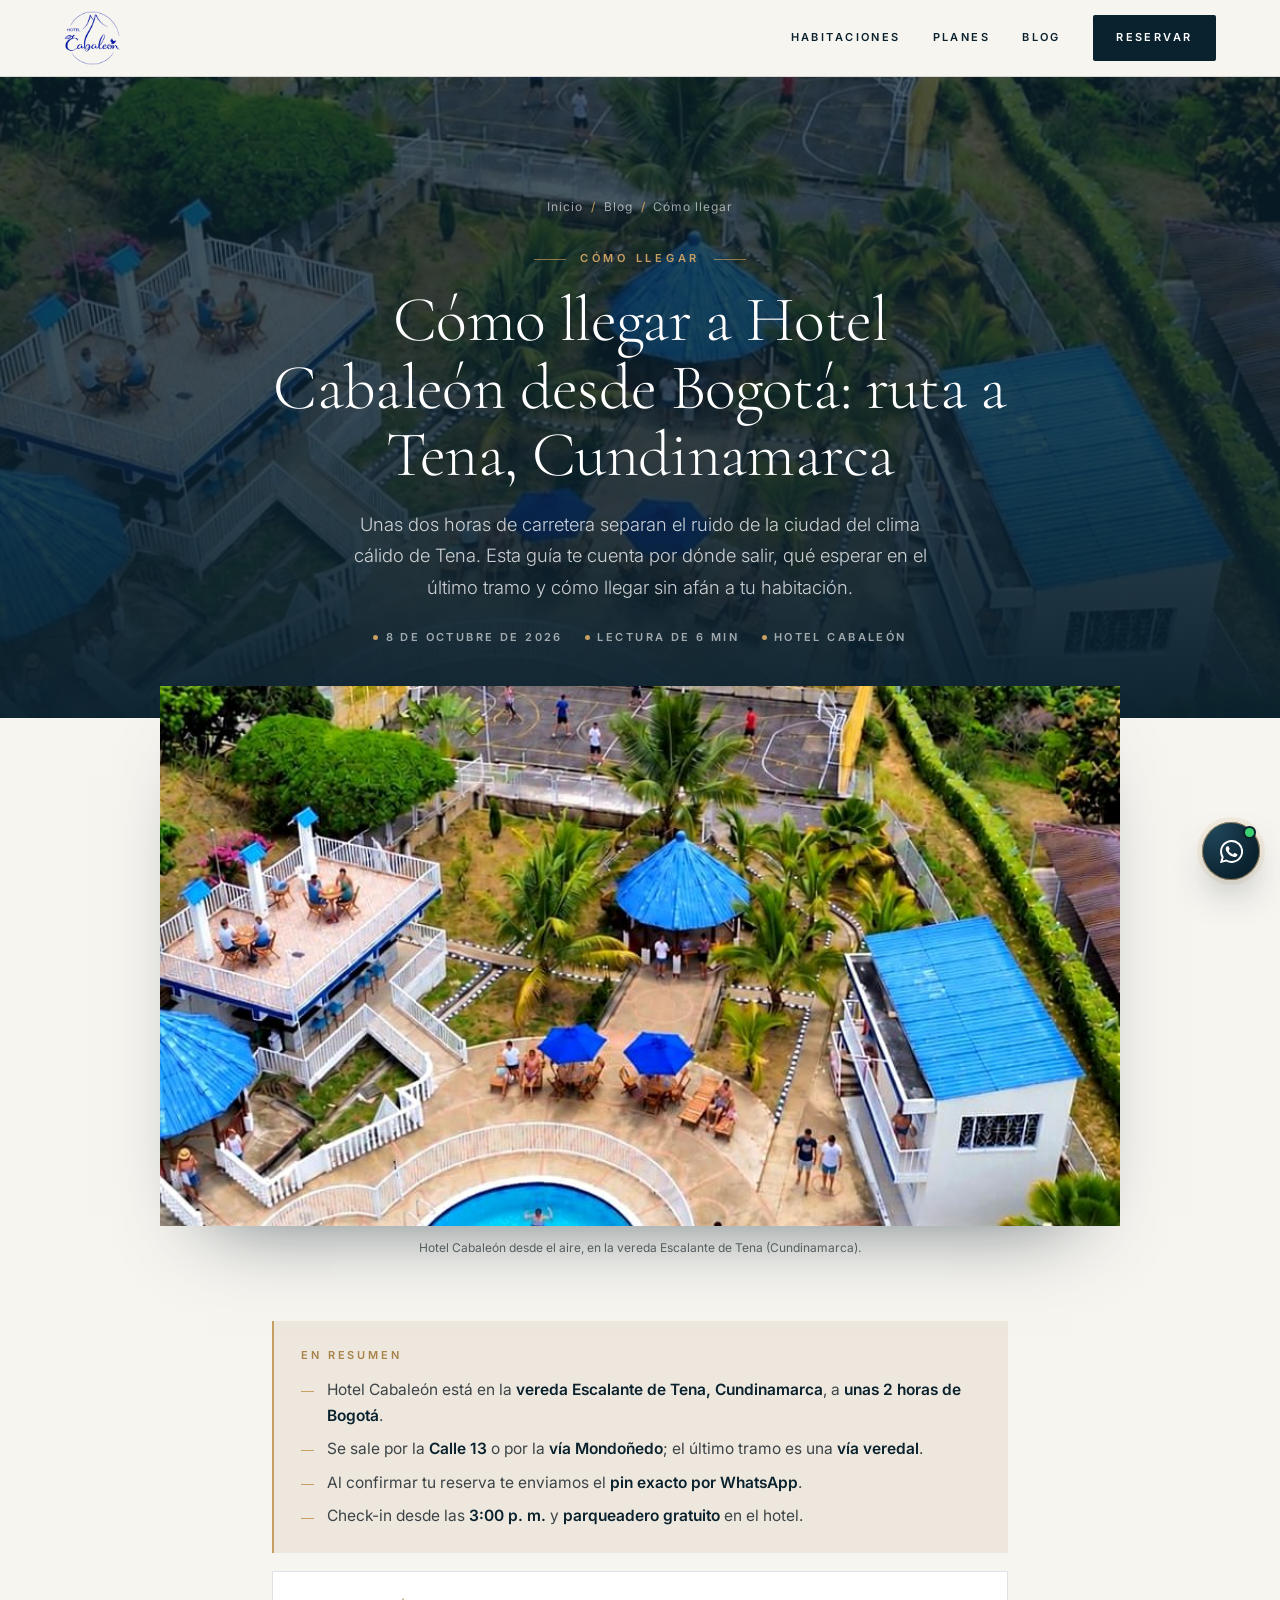
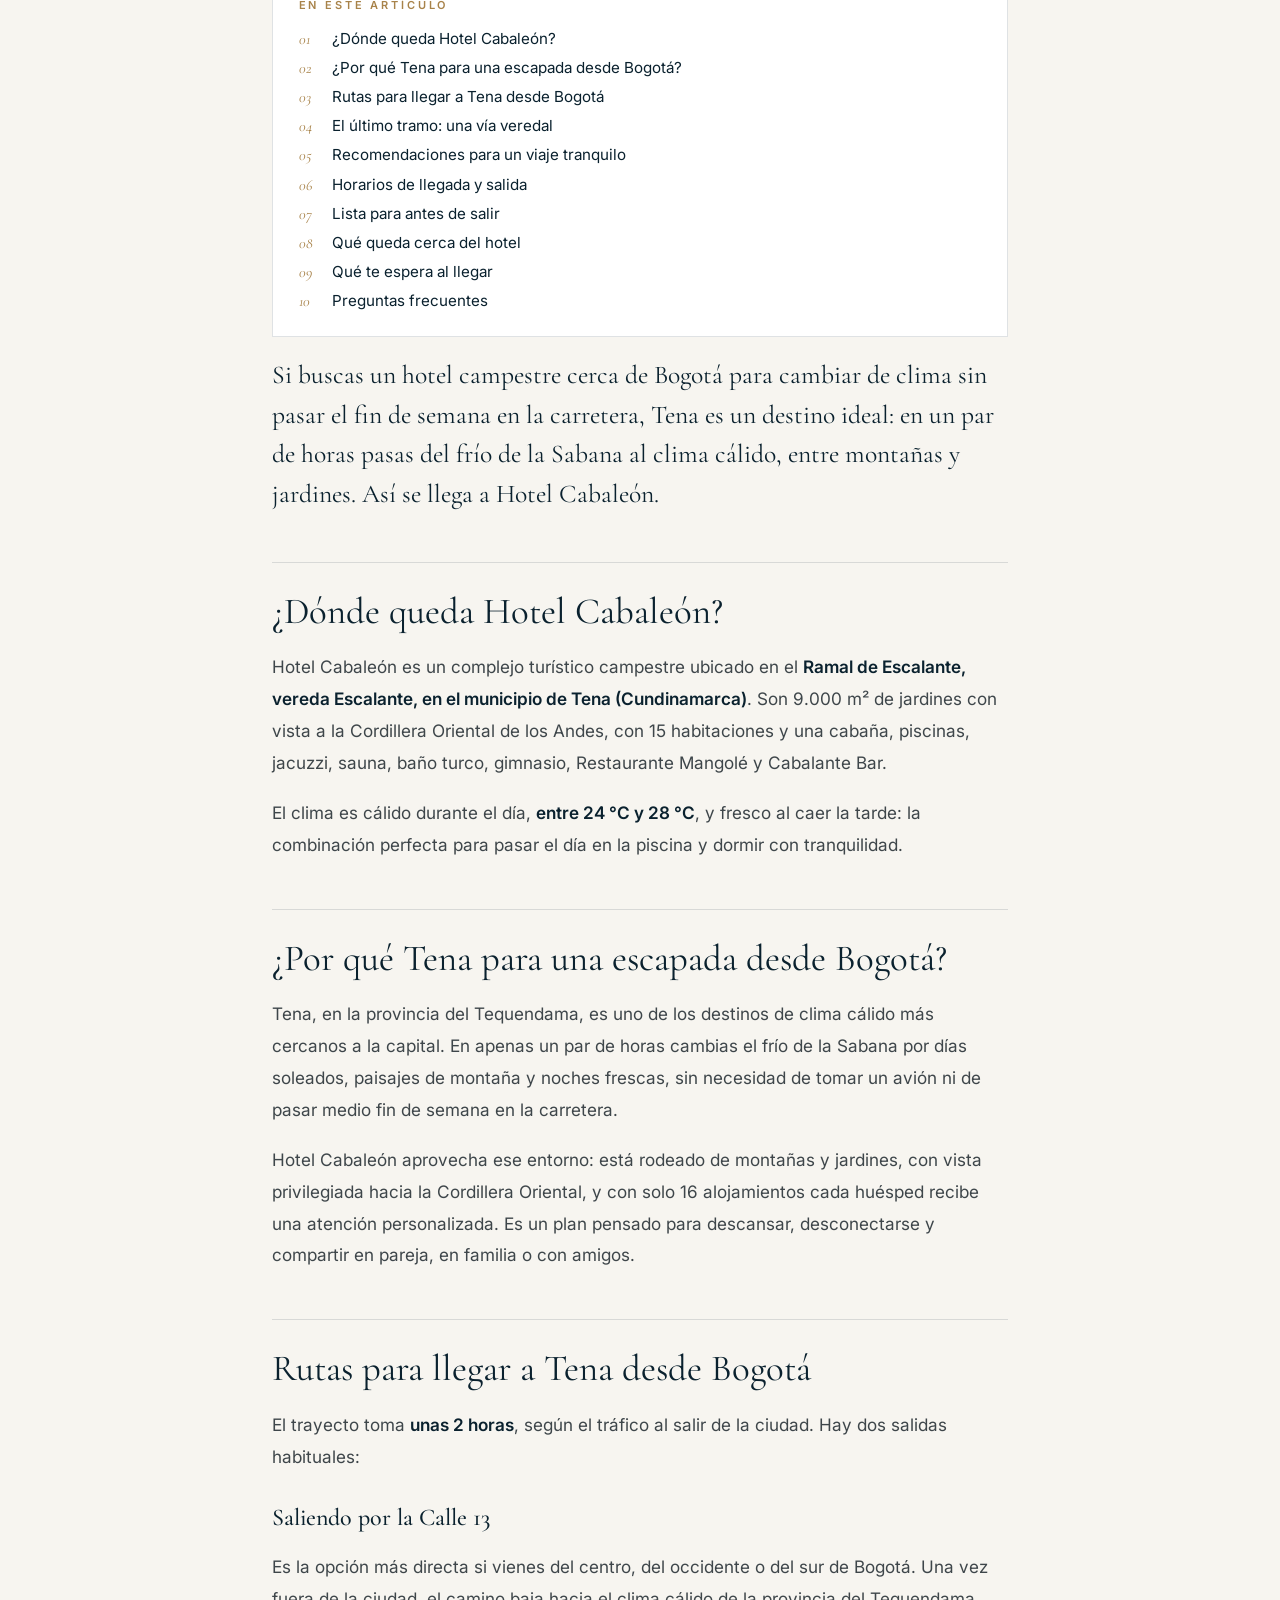
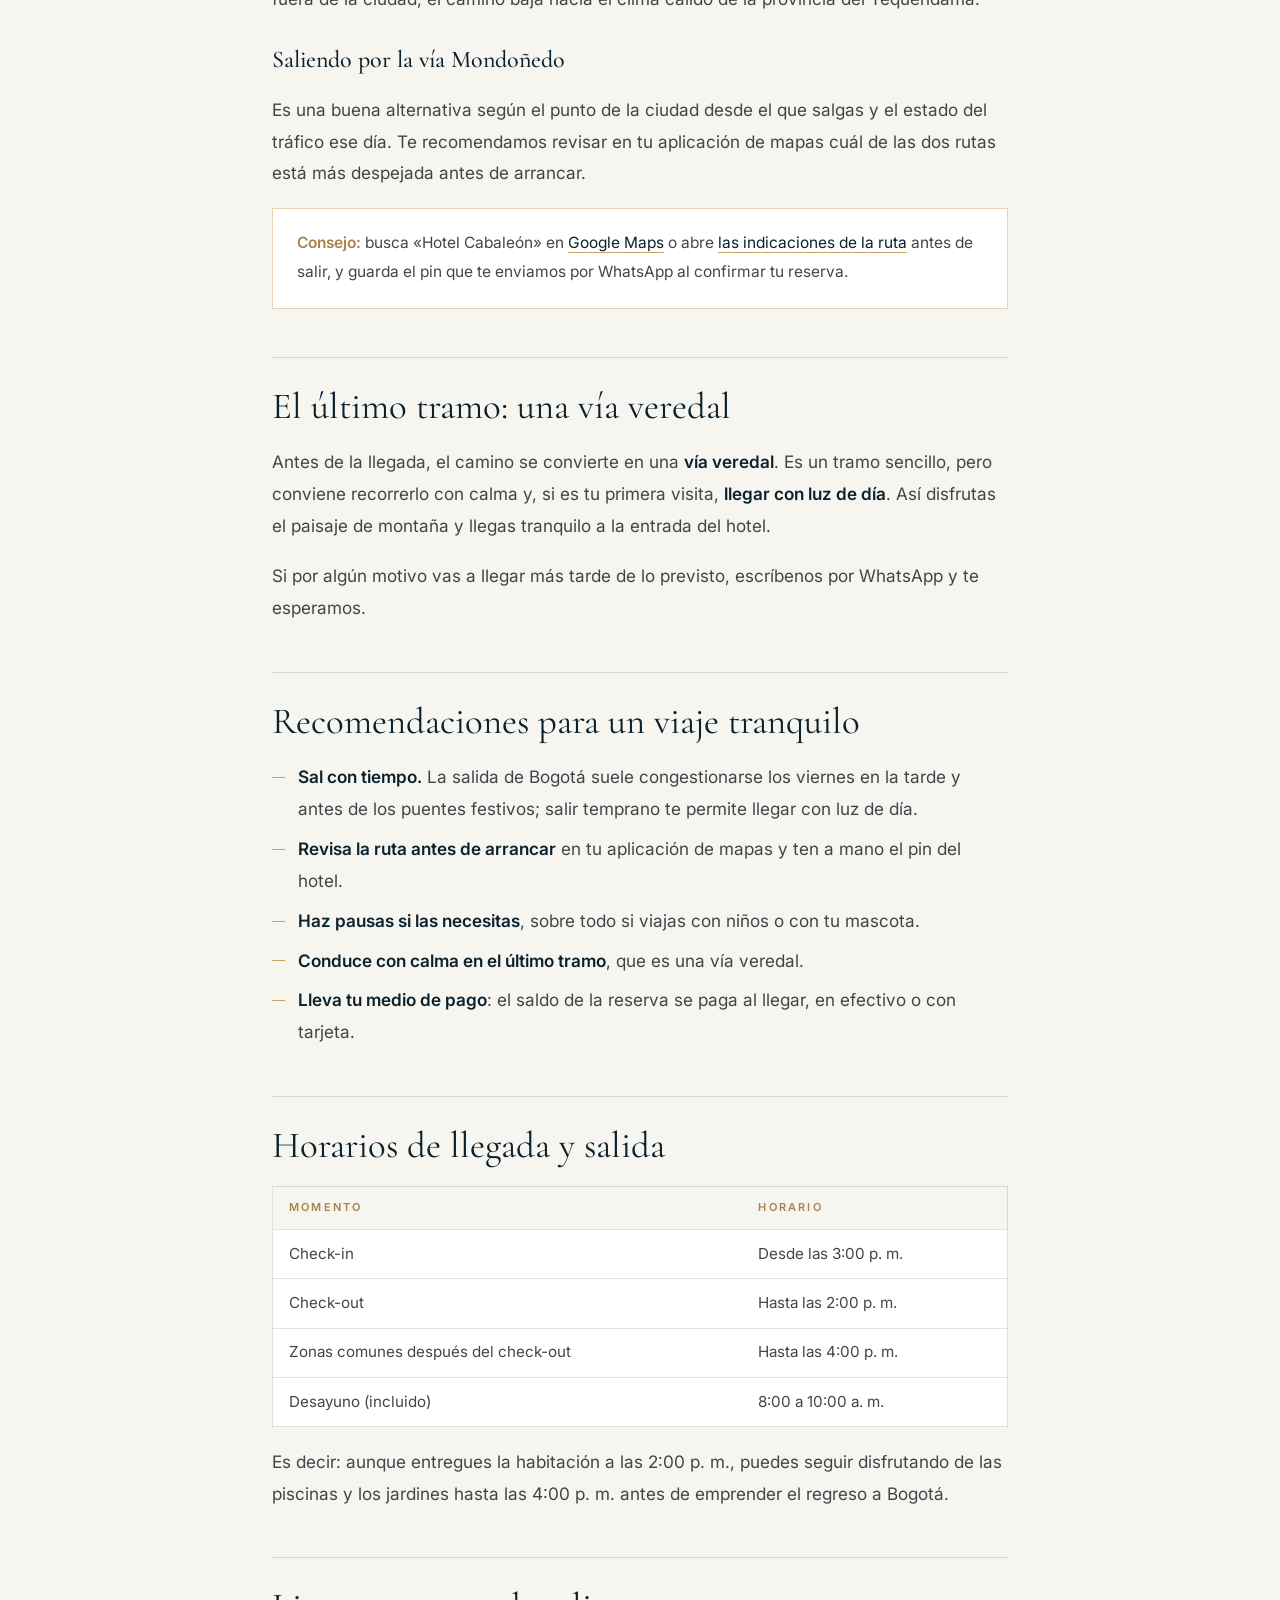
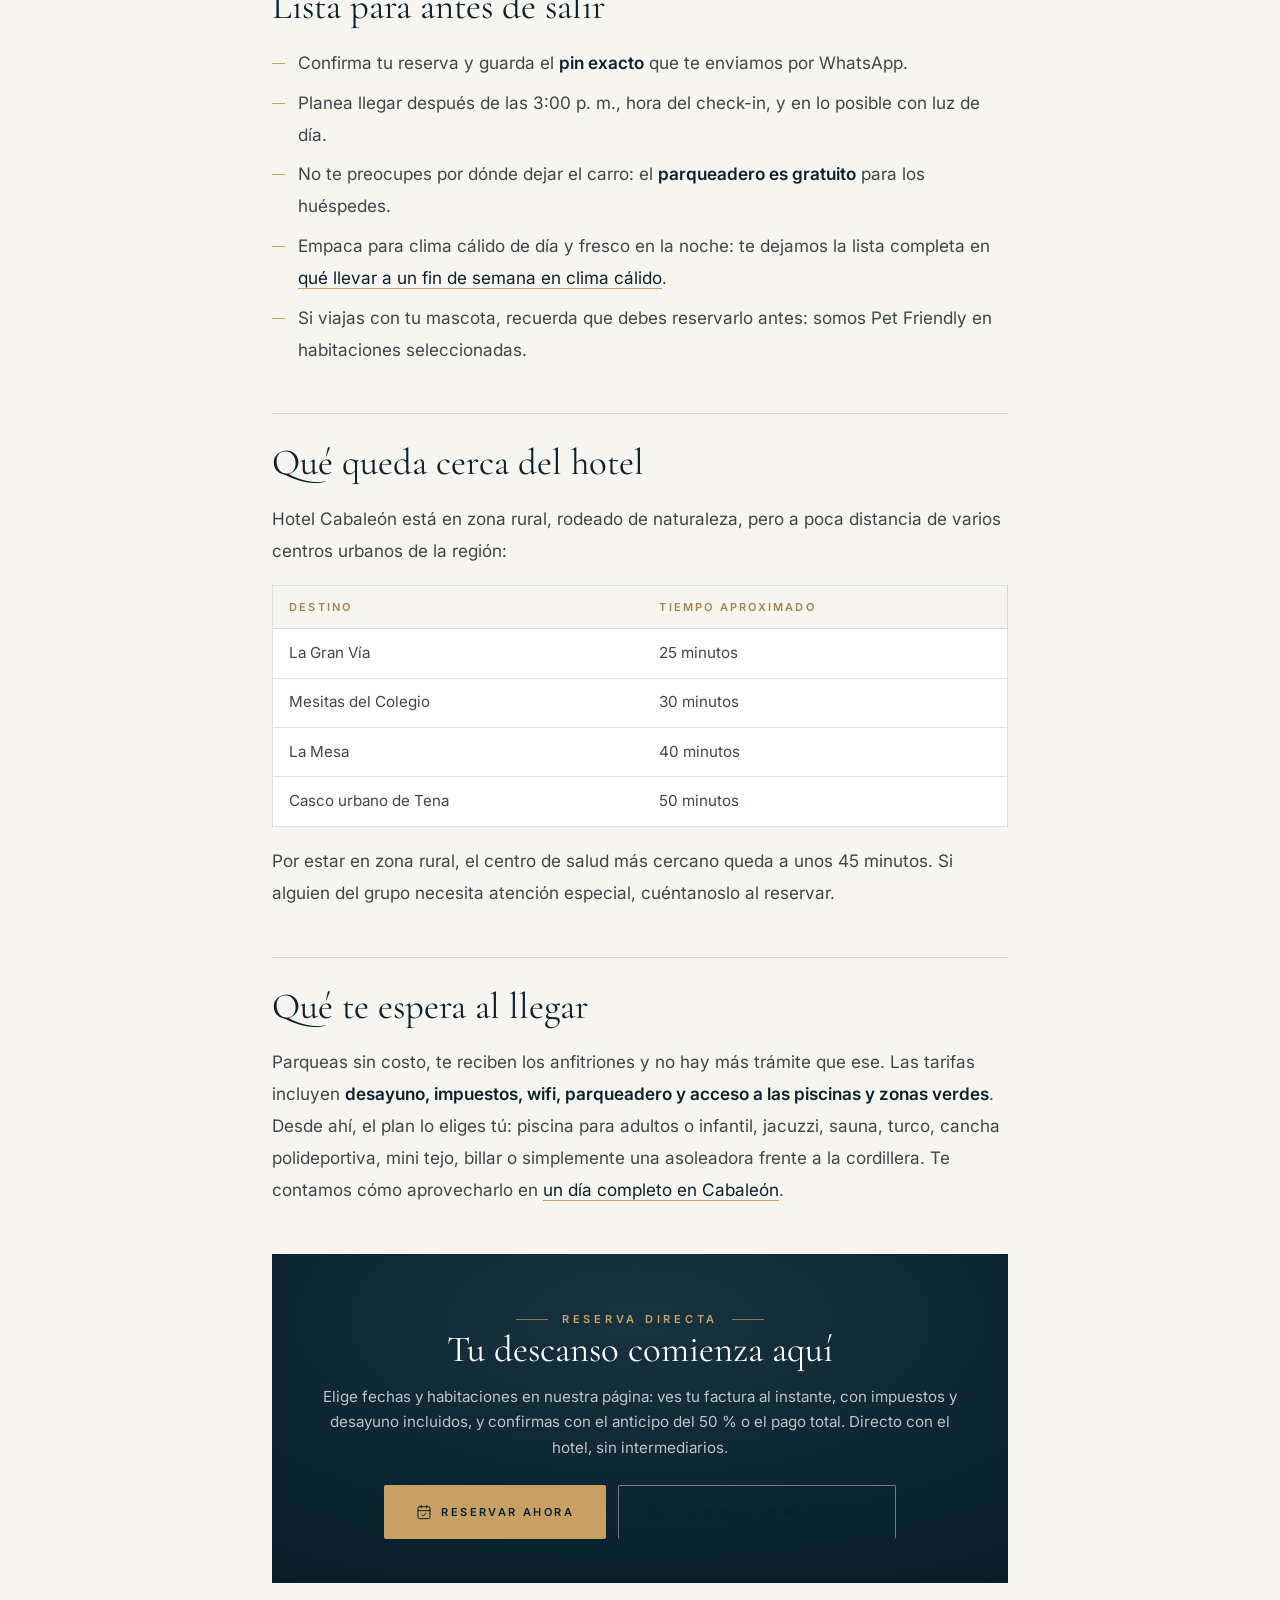
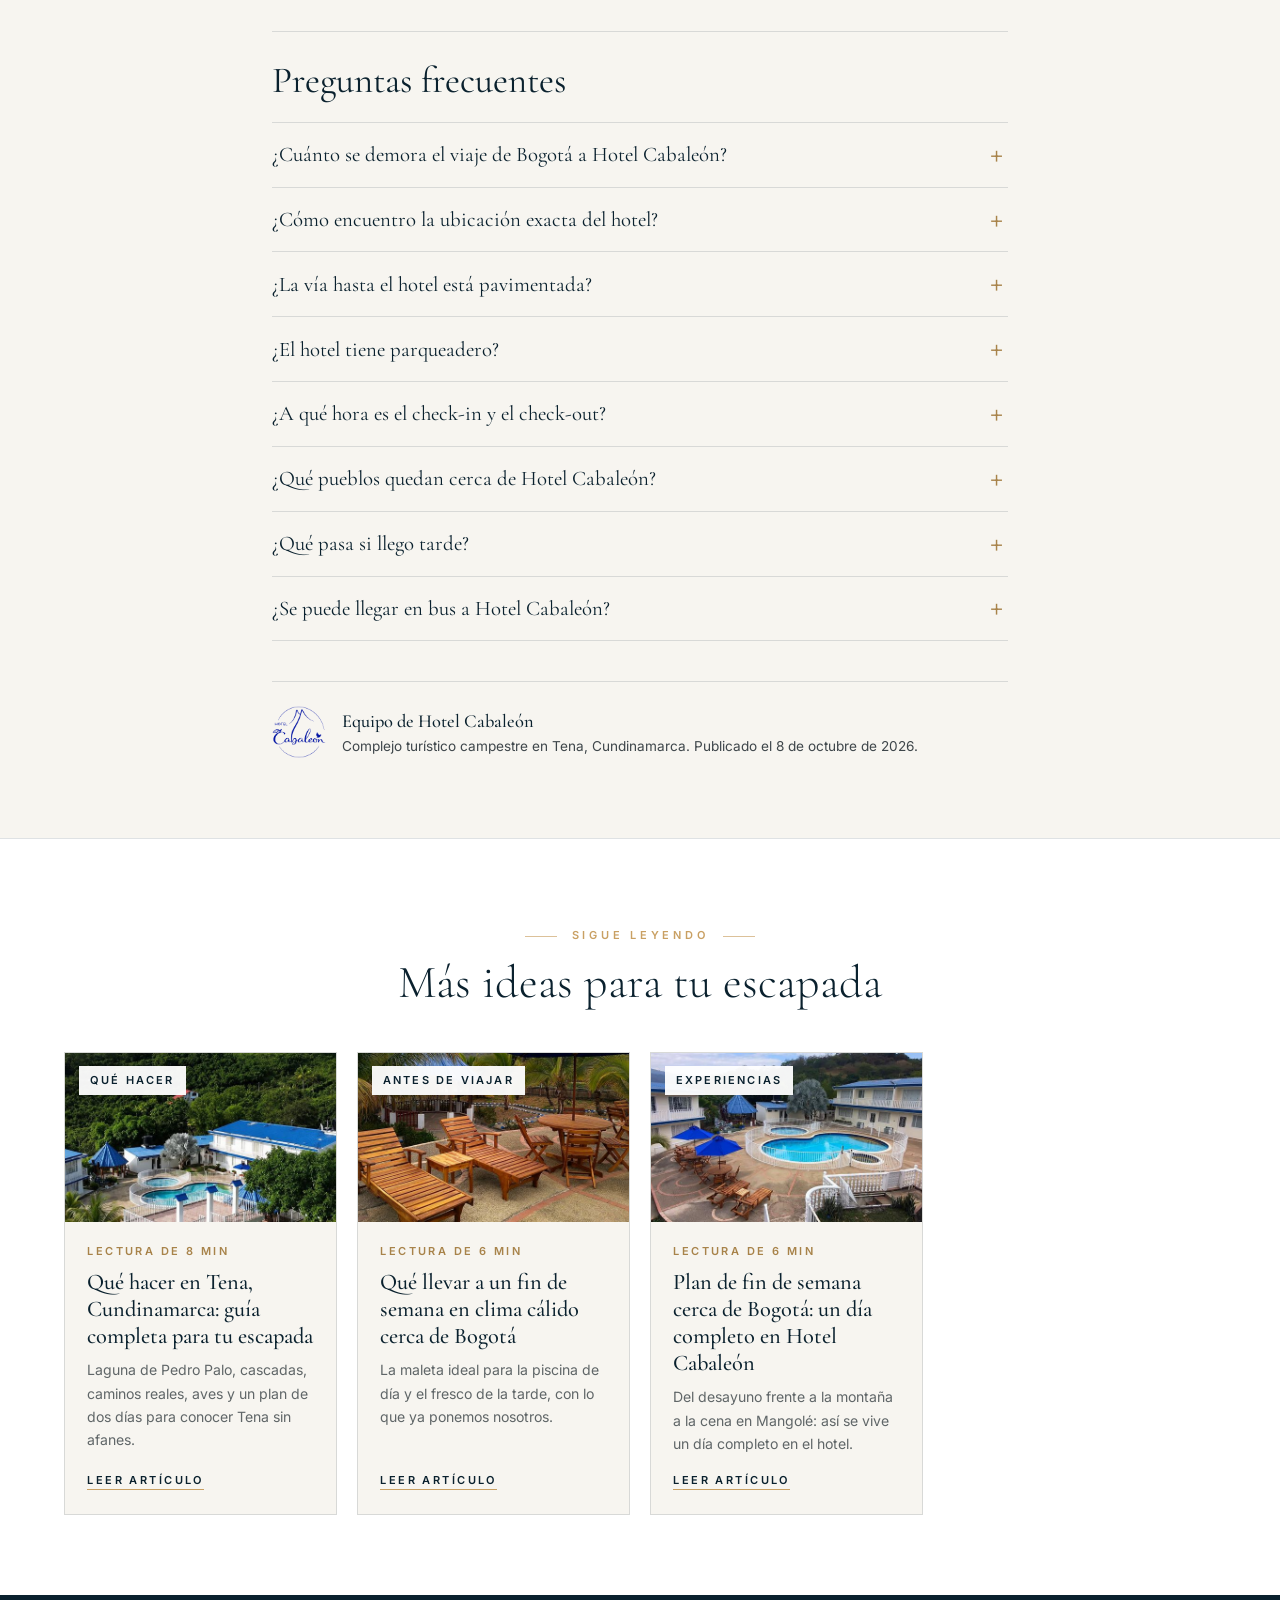
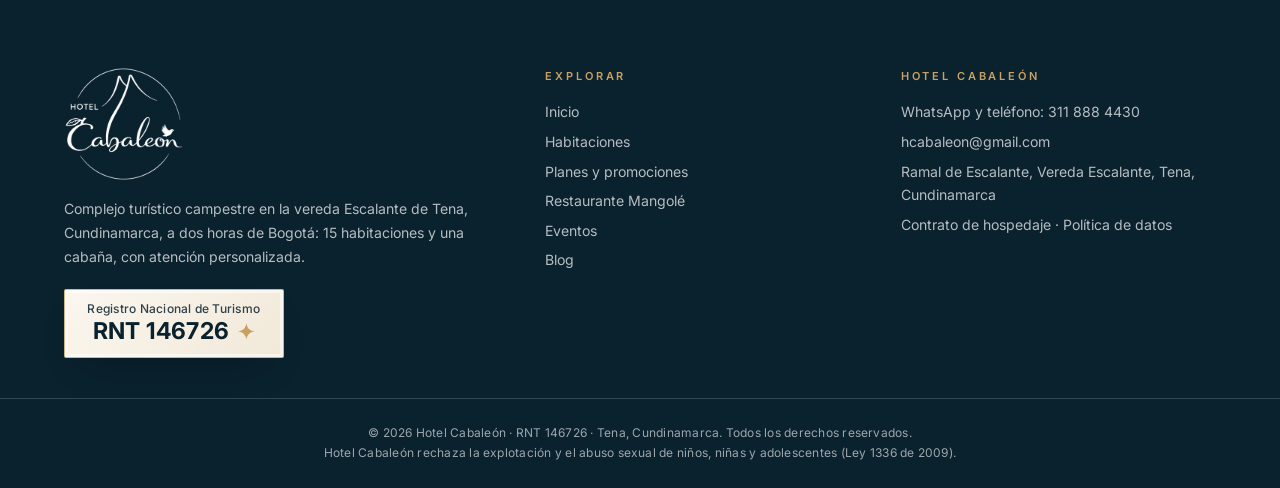
<file: blog-como-llegar-a-tena-desde-bogota.html>
<!DOCTYPE html>
<html lang="es-CO">
<head>
    <meta charset="UTF-8">
    <meta name="viewport" content="width=device-width, initial-scale=1.0">
    <title>Cómo llegar a Tena desde Bogotá | Hotel Cabaleón</title>
    <meta name="description" content="Ruta de Bogotá a Hotel Cabaleón en Tena, Cundinamarca: unas 2 horas por la Calle 13 o la vía Mondoñedo, el último tramo, horarios y parqueadero gratis.">
    <meta name="robots" content="index, follow, max-image-preview:large">
    <link rel="canonical" href="https://www.cabaleonhotel.com/blog-como-llegar-a-tena-desde-bogota.html">
    <meta name="theme-color" content="#0A212E">
    <link rel="icon" type="image/png" href="favicon.png">
    <link rel="apple-touch-icon" href="apple-touch-icon.png">

    <!-- Open Graph y redes -->
    <meta property="og:type" content="article">
    <meta property="og:locale" content="es_CO">
    <meta property="og:site_name" content="Hotel Cabaleón">
    <meta property="og:title" content="Cómo llegar a Hotel Cabaleón desde Bogotá: ruta a Tena, Cundinamarca">
    <meta property="og:description" content="Ruta de Bogotá a Hotel Cabaleón en Tena, Cundinamarca: unas 2 horas por la Calle 13 o la vía Mondoñedo, el último tramo, horarios y parqueadero gratis.">
    <meta property="og:url" content="https://www.cabaleonhotel.com/blog-como-llegar-a-tena-desde-bogota.html">
    <meta property="og:image" content="https://www.cabaleonhotel.com/blog-como-llegar.jpg">
    <meta property="og:image:width" content="900">
    <meta property="og:image:height" content="506">
    <meta property="og:image:alt" content="Vista aérea de Hotel Cabaleón en Tena, Cundinamarca: kioscos, terraza, piscina y jardines entre montañas">
    <meta property="article:published_time" content="2026-10-08">
    <meta property="article:modified_time" content="2026-11-06">
    <meta property="article:section" content="Cómo llegar">
    <meta name="twitter:card" content="summary_large_image">

    <link rel="preconnect" href="https://fonts.googleapis.com">
    <link rel="preconnect" href="https://fonts.gstatic.com" crossorigin>
    <link href="https://fonts.googleapis.com/css2?family=Cormorant+Garamond:ital,wght@0,300;0,400;0,500;1,300;1,400&family=Inter:wght@300;400;500;600&display=swap" rel="stylesheet">
    <link rel="stylesheet" href="blog.css">
    <link rel="preload" as="image" href="blog-como-llegar.jpg">

    <script type="application/ld+json">
{
  "@context": "https://schema.org",
  "@graph": [
    {
      "@type": "BlogPosting",
      "@id": "https://www.cabaleonhotel.com/blog-como-llegar-a-tena-desde-bogota.html#articulo",
      "headline": "Cómo llegar a Hotel Cabaleón desde Bogotá: ruta a Tena, Cundinamarca",
      "description": "Ruta de Bogotá a Hotel Cabaleón en Tena, Cundinamarca: unas 2 horas por la Calle 13 o la vía Mondoñedo, el último tramo, horarios y parqueadero gratis.",
      "image": {
        "@type": "ImageObject",
        "url": "https://www.cabaleonhotel.com/blog-como-llegar.jpg",
        "width": 900,
        "height": 506
      },
      "datePublished": "2026-10-08",
      "dateModified": "2026-11-06",
      "inLanguage": "es-CO",
      "author": {
        "@id": "https://www.cabaleonhotel.com/#organizacion"
      },
      "publisher": {
        "@id": "https://www.cabaleonhotel.com/#organizacion"
      },
      "mainEntityOfPage": {
        "@type": "WebPage",
        "@id": "https://www.cabaleonhotel.com/blog-como-llegar-a-tena-desde-bogota.html"
      },
      "isPartOf": {
        "@type": "Blog",
        "@id": "https://www.cabaleonhotel.com/blog.html#blog",
        "name": "Blog de Hotel Cabaleón"
      },
      "articleSection": "Cómo llegar",
      "keywords": [
        "cómo llegar a Tena desde Bogotá",
        "hotel en Tena Cundinamarca",
        "hotel campestre cerca de Bogotá",
        "ruta Bogotá Tena",
        "vereda Escalante Tena"
      ],
      "wordCount": 1179,
      "about": {
        "@type": "Hotel",
        "@id": "https://www.cabaleonhotel.com/#hotel",
        "name": "Hotel Cabaleón"
      }
    },
    {
      "@type": "Organization",
      "@id": "https://www.cabaleonhotel.com/#organizacion",
      "name": "Hotel Cabaleón",
      "url": "https://www.cabaleonhotel.com/",
      "logo": {
        "@type": "ImageObject",
        "url": "https://www.cabaleonhotel.com/logo-azul.png",
        "width": 640,
        "height": 607
      },
      "telephone": "+57 311 888 4430",
      "email": "hcabaleon@gmail.com",
      "sameAs": [
        "https://www.instagram.com/cabaleonhoteltena/",
        "https://www.facebook.com/p/Hotel-Cabale%C3%B3n-61590948779933/",
        "https://www.tiktok.com/@hotelcabaleon",
        "https://www.youtube.com/channel/UCIRMiAbiIO9L_ZY6kxFHxnQ"
      ]
    },
    {
      "@type": "BreadcrumbList",
      "itemListElement": [
        {
          "@type": "ListItem",
          "position": 1,
          "name": "Inicio",
          "item": "https://www.cabaleonhotel.com/"
        },
        {
          "@type": "ListItem",
          "position": 2,
          "name": "Blog",
          "item": "https://www.cabaleonhotel.com/blog.html"
        },
        {
          "@type": "ListItem",
          "position": 3,
          "name": "Cómo llegar a Hotel Cabaleón desde Bogotá: ruta a Tena, Cundinamarca",
          "item": "https://www.cabaleonhotel.com/blog-como-llegar-a-tena-desde-bogota.html"
        }
      ]
    },
    {
      "@type": "FAQPage",
      "mainEntity": [
        {
          "@type": "Question",
          "name": "¿Cuánto se demora el viaje de Bogotá a Hotel Cabaleón?",
          "acceptedAnswer": {
            "@type": "Answer",
            "text": "Unas 2 horas, saliendo por la Calle 13 o por la vía Mondoñedo, según el tráfico al salir de la ciudad."
          }
        },
        {
          "@type": "Question",
          "name": "¿Cómo encuentro la ubicación exacta del hotel?",
          "acceptedAnswer": {
            "@type": "Answer",
            "text": "Al confirmar tu reserva te enviamos el pin exacto por WhatsApp. También puedes buscar «Hotel Cabaleón» en Google Maps."
          }
        },
        {
          "@type": "Question",
          "name": "¿La vía hasta el hotel está pavimentada?",
          "acceptedAnswer": {
            "@type": "Answer",
            "text": "El último tramo antes de la llegada es una vía veredal. Es sencillo, pero recomendamos recorrerlo con calma y, la primera vez, con luz de día."
          }
        },
        {
          "@type": "Question",
          "name": "¿El hotel tiene parqueadero?",
          "acceptedAnswer": {
            "@type": "Answer",
            "text": "Sí, el parqueadero es gratuito para los huéspedes."
          }
        },
        {
          "@type": "Question",
          "name": "¿A qué hora es el check-in y el check-out?",
          "acceptedAnswer": {
            "@type": "Answer",
            "text": "El check-in es desde las 3:00 p. m. y el check-out hasta las 2:00 p. m.; después puedes seguir en las zonas comunes hasta las 4:00 p. m."
          }
        },
        {
          "@type": "Question",
          "name": "¿Qué pueblos quedan cerca de Hotel Cabaleón?",
          "acceptedAnswer": {
            "@type": "Answer",
            "text": "La Gran Vía queda a unos 25 minutos, Mesitas del Colegio a 30, La Mesa a 40 y el casco urbano de Tena a unos 50 minutos."
          }
        },
        {
          "@type": "Question",
          "name": "¿Qué pasa si llego tarde?",
          "acceptedAnswer": {
            "@type": "Answer",
            "text": "Escríbenos por WhatsApp y te esperamos. Aun así, la primera vez es más fácil llegar con luz de día por el último tramo de vía veredal."
          }
        },
        {
          "@type": "Question",
          "name": "¿Se puede llegar en bus a Hotel Cabaleón?",
          "acceptedAnswer": {
            "@type": "Answer",
            "text": "La forma más práctica es en carro, porque el último tramo es una vía veredal, y el hotel tiene parqueadero gratis. Si vas sin carro, escríbenos por WhatsApp al 311 888 4430 y te indicamos la mejor forma según desde dónde vengas."
          }
        }
      ]
    }
  ]
}
    </script>
</head>
<body data-pagina="blog/como-llegar" data-articulo="como-llegar">
    <header class="cabecera">
        <div class="envoltura">
            <a href="index.html" class="cabecera-logo" aria-label="Hotel Cabaleón, ir al inicio"><img src="logo-azul.png" alt="Hotel Cabaleón" width="640" height="607"></a>
            <nav aria-label="Principal">
                <a href="index.html#habitaciones" class="enlace solo-amplio">Habitaciones</a>
                <a href="index.html#planes" class="enlace solo-amplio">Planes</a>
                <a href="blog.html" class="enlace">Blog</a>
                <a href="index.html#reservar" class="boton boton-tinta">Reservar</a>
            </nav>
        </div>
    </header>

    <main>
        <article>
            <header class="portada">
                <img class="portada-foto" src="blog-como-llegar.jpg" alt="" width="900" height="506" fetchpriority="high">
                <div class="columna">
                    <nav aria-label="Ruta de navegación">
                        <ol class="migas">
                            <li><a href="index.html">Inicio</a></li>
                            <li><a href="blog.html">Blog</a></li>
                            <li aria-current="page">Cómo llegar</li>
                        </ol>
                    </nav>
                    <span class="ceja centrada">Cómo llegar</span>
                    <h1>Cómo llegar a Hotel Cabaleón desde Bogotá: ruta a Tena, Cundinamarca</h1>
                    <p class="bajada">Unas dos horas de carretera separan el ruido de la ciudad del clima cálido de Tena. Esta guía te cuenta por dónde salir, qué esperar en el último tramo y cómo llegar sin afán a tu habitación.</p>
                    <p class="datos-articulo"><span><time datetime="2026-10-08">8 de octubre de 2026</time></span><span>Lectura de 6 min</span><span>Hotel Cabaleón</span></p>
                </div>
            </header>

            <figure class="foto-principal">
                <img src="blog-como-llegar.jpg" alt="Vista aérea de Hotel Cabaleón en Tena, Cundinamarca: kioscos, terraza, piscina y jardines entre montañas" width="900" height="506">
                <figcaption>Hotel Cabaleón desde el aire, en la vereda Escalante de Tena (Cundinamarca).</figcaption>
            </figure>

            <div class="columna articulo" data-texto>
                <aside class="resumen" aria-label="En resumen">
                    <p class="titulo-caja">En resumen</p>
                    <ul><li>Hotel Cabaleón está en la <strong>vereda Escalante de Tena, Cundinamarca</strong>, a <strong>unas 2 horas de Bogotá</strong>.</li><li>Se sale por la <strong>Calle 13</strong> o por la <strong>vía Mondoñedo</strong>; el último tramo es una <strong>vía veredal</strong>.</li><li>Al confirmar tu reserva te enviamos el <strong>pin exacto por WhatsApp</strong>.</li><li>Check-in desde las <strong>3:00 p. m.</strong> y <strong>parqueadero gratuito</strong> en el hotel.</li></ul>
                </aside>
                <nav class="indice" aria-label="Contenido del artículo">
                    <p>En este artículo</p>
                    <ol><li><a href="#donde-queda">¿Dónde queda Hotel Cabaleón?</a></li><li><a href="#por-que-tena">¿Por qué Tena para una escapada desde Bogotá?</a></li><li><a href="#rutas">Rutas para llegar a Tena desde Bogotá</a></li><li><a href="#ultimo-tramo">El último tramo: una vía veredal</a></li><li><a href="#conducir">Recomendaciones para un viaje tranquilo</a></li><li><a href="#horarios">Horarios de llegada y salida</a></li><li><a href="#antes-de-salir">Lista para antes de salir</a></li><li><a href="#cerca">Qué queda cerca del hotel</a></li><li><a href="#al-llegar">Qué te espera al llegar</a></li><li><a href="#preguntas">Preguntas frecuentes</a></li></ol>
                </nav>

<p class="entrada">Si buscas un hotel campestre cerca de Bogotá para cambiar de clima sin pasar el fin de semana en la carretera, Tena es un destino ideal: en un par de horas pasas del frío de la Sabana al clima cálido, entre montañas y jardines. Así se llega a Hotel Cabaleón.</p>

<h2 id="donde-queda">¿Dónde queda Hotel Cabaleón?</h2>
<p>Hotel Cabaleón es un complejo turístico campestre ubicado en el <strong>Ramal de Escalante, vereda Escalante, en el municipio de Tena (Cundinamarca)</strong>. Son 9.000 m² de jardines con vista a la Cordillera Oriental de los Andes, con 15 habitaciones y una cabaña, piscinas, jacuzzi, sauna, baño turco, gimnasio, Restaurante Mangolé y Cabalante Bar.</p>
<p>El clima es cálido durante el día, <strong>entre 24 °C y 28 °C</strong>, y fresco al caer la tarde: la combinación perfecta para pasar el día en la piscina y dormir con tranquilidad.</p>

<h2 id="por-que-tena">¿Por qué Tena para una escapada desde Bogotá?</h2>
<p>Tena, en la provincia del Tequendama, es uno de los destinos de clima cálido más cercanos a la capital. En apenas un par de horas cambias el frío de la Sabana por días soleados, paisajes de montaña y noches frescas, sin necesidad de tomar un avión ni de pasar medio fin de semana en la carretera.</p>
<p>Hotel Cabaleón aprovecha ese entorno: está rodeado de montañas y jardines, con vista privilegiada hacia la Cordillera Oriental, y con solo 16 alojamientos cada huésped recibe una atención personalizada. Es un plan pensado para descansar, desconectarse y compartir en pareja, en familia o con amigos.</p>

<h2 id="rutas">Rutas para llegar a Tena desde Bogotá</h2>
<p>El trayecto toma <strong>unas 2 horas</strong>, según el tráfico al salir de la ciudad. Hay dos salidas habituales:</p>
<h3>Saliendo por la Calle 13</h3>
<p>Es la opción más directa si vienes del centro, del occidente o del sur de Bogotá. Una vez fuera de la ciudad, el camino baja hacia el clima cálido de la provincia del Tequendama.</p>
<h3>Saliendo por la vía Mondoñedo</h3>
<p>Es una buena alternativa según el punto de la ciudad desde el que salgas y el estado del tráfico ese día. Te recomendamos revisar en tu aplicación de mapas cuál de las dos rutas está más despejada antes de arrancar.</p>
<div class="consejo"><strong>Consejo:</strong> busca «Hotel Cabaleón» en <a href="https://maps.app.goo.gl/tFjXZFSAjQHFDaHWA" target="_blank" rel="noopener">Google Maps</a> o abre <a href="https://www.google.com/maps/dir/?api=1&amp;destination=Hotel%20Cabale%C3%B3n%2C%20Vereda%20Escalante%2C%20Tena%2C%20Cundinamarca" target="_blank" rel="noopener">las indicaciones de la ruta</a> antes de salir, y guarda el pin que te enviamos por WhatsApp al confirmar tu reserva.</div>

<h2 id="ultimo-tramo">El último tramo: una vía veredal</h2>
<p>Antes de la llegada, el camino se convierte en una <strong>vía veredal</strong>. Es un tramo sencillo, pero conviene recorrerlo con calma y, si es tu primera visita, <strong>llegar con luz de día</strong>. Así disfrutas el paisaje de montaña y llegas tranquilo a la entrada del hotel.</p>
<p>Si por algún motivo vas a llegar más tarde de lo previsto, escríbenos por WhatsApp y te esperamos.</p>

<h2 id="conducir">Recomendaciones para un viaje tranquilo</h2>
<ul>
<li><strong>Sal con tiempo.</strong> La salida de Bogotá suele congestionarse los viernes en la tarde y antes de los puentes festivos; salir temprano te permite llegar con luz de día.</li>
<li><strong>Revisa la ruta antes de arrancar</strong> en tu aplicación de mapas y ten a mano el pin del hotel.</li>
<li><strong>Haz pausas si las necesitas</strong>, sobre todo si viajas con niños o con tu mascota.</li>
<li><strong>Conduce con calma en el último tramo</strong>, que es una vía veredal.</li>
<li><strong>Lleva tu medio de pago</strong>: el saldo de la reserva se paga al llegar, en efectivo o con tarjeta.</li>
</ul>

<h2 id="horarios">Horarios de llegada y salida</h2>
<div class="tabla-envoltura"><table class="tabla">
<thead><tr><th>Momento</th><th>Horario</th></tr></thead>
<tbody>
<tr><td>Check-in</td><td>Desde las 3:00 p. m.</td></tr>
<tr><td>Check-out</td><td>Hasta las 2:00 p. m.</td></tr>
<tr><td>Zonas comunes después del check-out</td><td>Hasta las 4:00 p. m.</td></tr>
<tr><td>Desayuno (incluido)</td><td>8:00 a 10:00 a. m.</td></tr>
</tbody></table></div>
<p>Es decir: aunque entregues la habitación a las 2:00 p. m., puedes seguir disfrutando de las piscinas y los jardines hasta las 4:00 p. m. antes de emprender el regreso a Bogotá.</p>

<h2 id="antes-de-salir">Lista para antes de salir</h2>
<ul>
<li>Confirma tu reserva y guarda el <strong>pin exacto</strong> que te enviamos por WhatsApp.</li>
<li>Planea llegar después de las 3:00 p. m., hora del check-in, y en lo posible con luz de día.</li>
<li>No te preocupes por dónde dejar el carro: el <strong>parqueadero es gratuito</strong> para los huéspedes.</li>
<li>Empaca para clima cálido de día y fresco en la noche: te dejamos la lista completa en <a href="blog-que-llevar-a-clima-calido.html">qué llevar a un fin de semana en clima cálido</a>.</li>
<li>Si viajas con tu mascota, recuerda que debes reservarlo antes: somos Pet Friendly en habitaciones seleccionadas.</li>
</ul>

<h2 id="cerca">Qué queda cerca del hotel</h2>
<p>Hotel Cabaleón está en zona rural, rodeado de naturaleza, pero a poca distancia de varios centros urbanos de la región:</p>
<div class="tabla-envoltura"><table class="tabla">
<thead><tr><th>Destino</th><th>Tiempo aproximado</th></tr></thead>
<tbody>
<tr><td>La Gran Vía</td><td>25 minutos</td></tr>
<tr><td>Mesitas del Colegio</td><td>30 minutos</td></tr>
<tr><td>La Mesa</td><td>40 minutos</td></tr>
<tr><td>Casco urbano de Tena</td><td>50 minutos</td></tr>
</tbody></table></div>
<p>Por estar en zona rural, el centro de salud más cercano queda a unos 45 minutos. Si alguien del grupo necesita atención especial, cuéntanoslo al reservar.</p>

<h2 id="al-llegar">Qué te espera al llegar</h2>
<p>Parqueas sin costo, te reciben los anfitriones y no hay más trámite que ese. Las tarifas incluyen <strong>desayuno, impuestos, wifi, parqueadero y acceso a las piscinas y zonas verdes</strong>. Desde ahí, el plan lo eliges tú: piscina para adultos o infantil, jacuzzi, sauna, turco, cancha polideportiva, mini tejo, billar o simplemente una asoleadora frente a la cordillera. Te contamos cómo aprovecharlo en <a href="blog-plan-fin-de-semana-cerca-de-bogota.html">un día completo en Cabaleón</a>.</p>

                <section class="llamado" aria-label="Reservar en Hotel Cabaleón">
                    <span class="ceja centrada">Reserva directa</span>
                    <h2>Tu descanso comienza aquí</h2>
                    <p>Elige fechas y habitaciones en nuestra página: ves tu factura al instante, con impuestos y desayuno incluidos, y confirmas con el anticipo del 50 % o el pago total. Directo con el hotel, sin intermediarios.</p>
                    <div class="acciones">
                        <a href="index.html#reservar" class="boton boton-dorado"><svg viewBox="0 0 24 24" fill="none" stroke="currentColor" stroke-width="1.5" stroke-linecap="round" stroke-linejoin="round" aria-hidden="true"><rect x="3" y="4" width="18" height="18" rx="2"/><path d="M16 2v4M8 2v4M3 10h18M9 16l2 2 4-4"/></svg> Reservar ahora</a>
                        <a href="https://wa.me/573118884430?text=%C2%A1Hola%21%20Le%C3%AD%20el%20art%C3%ADculo%20%C2%ABC%C3%B3mo%20llegar%20a%20Hotel%20Cabale%C3%B3n%20desde%20Bogot%C3%A1%3A%20ruta%20a%20Tena%2C%20Cundinamarca%C2%BB%20y%20quiero%20m%C3%A1s%20informaci%C3%B3n." target="_blank" rel="noopener" class="boton boton-claro"><svg viewBox="0 0 16 16" fill="currentColor" aria-hidden="true"><path d="M13.601 2.326A7.854 7.854 0 0 0 7.994 0C3.627 0 .068 3.558.064 7.926c0 1.399.366 2.76 1.057 3.965L0 16l4.204-1.102a7.933 7.933 0 0 0 3.79.965h.004c4.368 0 7.926-3.558 7.93-7.93A7.898 7.898 0 0 0 13.6 2.326zM7.994 14.521a6.573 6.573 0 0 1-3.356-.92l-.24-.144-2.494.654.666-2.433-.156-.251a6.56 6.56 0 0 1-1.007-3.505c0-3.626 2.957-6.584 6.591-6.584a6.56 6.56 0 0 1 4.66 1.931 6.557 6.557 0 0 1 1.928 4.66c-.004 3.639-2.961 6.592-6.592 6.592zm3.615-4.934c-.197-.099-1.17-.578-1.353-.646-.182-.065-.315-.099-.445.099-.133.197-.513.646-.627.775-.114.133-.232.148-.43.05-.197-.1-.836-.308-1.592-.985-.59-.525-.985-1.175-1.103-1.372-.114-.198-.011-.304.088-.403.087-.088.197-.232.296-.346.1-.114.133-.198.198-.33.065-.134.034-.248-.015-.347-.05-.099-.445-1.076-.612-1.47-.16-.389-.323-.335-.445-.34-.114-.007-.247-.007-.38-.007a.729.729 0 0 0-.529.247c-.182.198-.691.677-.691 1.654 0 .977.71 1.916.81 2.049.098.133 1.394 2.132 3.383 2.992.47.205.84.326 1.129.418.475.152.904.129 1.246.08.38-.058 1.171-.48 1.338-.943.164-.464.164-.86.114-.943-.049-.084-.182-.133-.38-.232z"/></svg> Escribir por WhatsApp</a>
                    </div>
                </section>

                <h2 id="preguntas">Preguntas frecuentes</h2>
                <div class="preguntas"><details><summary>¿Cuánto se demora el viaje de Bogotá a Hotel Cabaleón?</summary><p>Unas 2 horas, saliendo por la Calle 13 o por la vía Mondoñedo, según el tráfico al salir de la ciudad.</p></details><details><summary>¿Cómo encuentro la ubicación exacta del hotel?</summary><p>Al confirmar tu reserva te enviamos el pin exacto por WhatsApp. También puedes buscar «Hotel Cabaleón» en Google Maps.</p></details><details><summary>¿La vía hasta el hotel está pavimentada?</summary><p>El último tramo antes de la llegada es una vía veredal. Es sencillo, pero recomendamos recorrerlo con calma y, la primera vez, con luz de día.</p></details><details><summary>¿El hotel tiene parqueadero?</summary><p>Sí, el parqueadero es gratuito para los huéspedes.</p></details><details><summary>¿A qué hora es el check-in y el check-out?</summary><p>El check-in es desde las 3:00 p. m. y el check-out hasta las 2:00 p. m.; después puedes seguir en las zonas comunes hasta las 4:00 p. m.</p></details><details><summary>¿Qué pueblos quedan cerca de Hotel Cabaleón?</summary><p>La Gran Vía queda a unos 25 minutos, Mesitas del Colegio a 30, La Mesa a 40 y el casco urbano de Tena a unos 50 minutos.</p></details><details><summary>¿Qué pasa si llego tarde?</summary><p>Escríbenos por WhatsApp y te esperamos. Aun así, la primera vez es más fácil llegar con luz de día por el último tramo de vía veredal.</p></details><details><summary>¿Se puede llegar en bus a Hotel Cabaleón?</summary><p>La forma más práctica es en carro, porque el último tramo es una vía veredal, y el hotel tiene parqueadero gratis. Si vas sin carro, escríbenos por WhatsApp al 311 888 4430 y te indicamos la mejor forma según desde dónde vengas.</p></details></div>

                <div class="firma">
                    <img src="logo-azul.png" alt="" width="640" height="607" loading="lazy">
                    <p><strong>Equipo de Hotel Cabaleón</strong>Complejo turístico campestre en Tena, Cundinamarca. Publicado el <time datetime="2026-10-08">8 de octubre de 2026</time>.</p>
                </div>
            </div>
        </article>

        <section class="seccion-tarjetas" aria-labelledby="relacionados">
            <div class="envoltura">
                <div class="cabeza">
                    <span class="ceja centrada">Sigue leyendo</span>
                    <h2 id="relacionados">Más ideas para tu escapada</h2>
                </div>
                <div class="tarjetas"><a class="tarjeta" href="blog-que-hacer-en-tena-cundinamarca.html" data-articulo="que-hacer-en-tena"><span class="tarjeta-foto"><img src="blog-que-hacer-en-tena-sm.jpg" alt="Hotel Cabaleón entre montañas verdes en Tena, Cundinamarca: edificios de techo azul, kioscos y piscina" width="640" height="360" loading="lazy"><span class="tarjeta-categoria">Qué hacer</span></span><span class="tarjeta-cuerpo"><span class="tarjeta-meta">Lectura de 8 min</span><h3>Qué hacer en Tena, Cundinamarca: guía completa para tu escapada</h3><p>Laguna de Pedro Palo, cascadas, caminos reales, aves y un plan de dos días para conocer Tena sin afanes.</p><span class="tarjeta-leer">Leer artículo</span></span></a><a class="tarjeta" href="blog-que-llevar-a-clima-calido.html" data-articulo="que-llevar"><span class="tarjeta-foto"><img src="blog-que-llevar-sm.jpg" alt="Asoleadoras de madera, mesa y parasol azul entre palmeras en Hotel Cabaleón, Tena" width="640" height="360" loading="lazy"><span class="tarjeta-categoria">Antes de viajar</span></span><span class="tarjeta-cuerpo"><span class="tarjeta-meta">Lectura de 6 min</span><h3>Qué llevar a un fin de semana en clima cálido cerca de Bogotá</h3><p>La maleta ideal para la piscina de día y el fresco de la tarde, con lo que ya ponemos nosotros.</p><span class="tarjeta-leer">Leer artículo</span></span></a><a class="tarjeta" href="blog-plan-fin-de-semana-cerca-de-bogota.html" data-articulo="plan-fin-de-semana"><span class="tarjeta-foto"><img src="blog-plan-fin-de-semana-sm.jpg" alt="Piscinas de Hotel Cabaleón con parasoles azules, asoleadoras y montañas al fondo en Tena, Cundinamarca" width="640" height="360" loading="lazy"><span class="tarjeta-categoria">Experiencias</span></span><span class="tarjeta-cuerpo"><span class="tarjeta-meta">Lectura de 6 min</span><h3>Plan de fin de semana cerca de Bogotá: un día completo en Hotel Cabaleón</h3><p>Del desayuno frente a la montaña a la cena en Mangolé: así se vive un día completo en el hotel.</p><span class="tarjeta-leer">Leer artículo</span></span></a></div>
            </div>
        </section>
    </main>

    <footer class="pie">
        <div class="envoltura">
            <div>
                <img src="logo-blanco.png" alt="Hotel Cabaleón" width="640" height="607" loading="lazy">
                <p>Complejo turístico campestre en la vereda Escalante de Tena, Cundinamarca, a dos horas de Bogotá: 15 habitaciones y una cabaña, con atención personalizada.</p>
                <p class="sello-rnt" aria-label="Registro Nacional de Turismo RNT 146726"><span class="sello-rnt-titulo">Registro Nacional de Turismo</span><span class="sello-rnt-num">RNT 146726 <svg class="sello-rnt-estrella" viewBox="0 0 24 24" aria-hidden="true"><path d="M12 0C12.8 7.2 16.8 11.2 24 12 16.8 12.8 12.8 16.8 12 24 11.2 16.8 7.2 12.8 0 12 7.2 11.2 11.2 7.2 12 0Z"/></svg></span></p>
            </div>
            <div>
                <h2>Explorar</h2>
                <ul>
                    <li><a href="index.html">Inicio</a></li>
                    <li><a href="index.html#habitaciones">Habitaciones</a></li>
                    <li><a href="index.html#planes">Planes y promociones</a></li>
                    <li><a href="index.html#restaurante">Restaurante Mangolé</a></li>
                    <li><a href="index.html#eventos">Eventos</a></li>
                    <li><a href="blog.html">Blog</a></li>
                </ul>
            </div>
            <div>
                <h2>Hotel Cabaleón</h2>
                <ul>
                    <li><a href="https://wa.me/573118884430" target="_blank" rel="noopener">WhatsApp y teléfono: 311 888 4430</a></li>
                    <li><a href="mailto:hcabaleon@gmail.com">hcabaleon@gmail.com</a></li>
                    <li>Ramal de Escalante, Vereda Escalante, Tena, Cundinamarca</li>
                    <li><a href="contrato-hospedaje.pdf" target="_blank" rel="noopener">Contrato de hospedaje</a> · <a href="politica-tratamiento-datos.pdf" target="_blank" rel="noopener">Política de datos</a></li>
                </ul>
            </div>
        </div>
        <div class="pie-legal">
            <div class="envoltura">
                <p>&copy; 2026 Hotel Cabaleón · RNT 146726 · Tena, Cundinamarca. Todos los derechos reservados.</p>
                <p>Hotel Cabaleón rechaza la explotación y el abuso sexual de niños, niñas y adolescentes (Ley 1336 de 2009).</p>
            </div>
        </div>
    </footer>
    <a class="whatsapp-flotante" href="https://wa.me/573118884430?text=%C2%A1Hola%21%20Vengo%20del%20blog%20de%20Hotel%20Cabale%C3%B3n%20y%20quiero%20m%C3%A1s%20informaci%C3%B3n." target="_blank" rel="noopener" aria-label="Escribir a Hotel Cabaleón por WhatsApp"><svg viewBox="0 0 16 16" fill="currentColor" aria-hidden="true"><path d="M13.601 2.326A7.854 7.854 0 0 0 7.994 0C3.627 0 .068 3.558.064 7.926c0 1.399.366 2.76 1.057 3.965L0 16l4.204-1.102a7.933 7.933 0 0 0 3.79.965h.004c4.368 0 7.926-3.558 7.93-7.93A7.898 7.898 0 0 0 13.6 2.326zM7.994 14.521a6.573 6.573 0 0 1-3.356-.92l-.24-.144-2.494.654.666-2.433-.156-.251a6.56 6.56 0 0 1-1.007-3.505c0-3.626 2.957-6.584 6.591-6.584a6.56 6.56 0 0 1 4.66 1.931 6.557 6.557 0 0 1 1.928 4.66c-.004 3.639-2.961 6.592-6.592 6.592zm3.615-4.934c-.197-.099-1.17-.578-1.353-.646-.182-.065-.315-.099-.445.099-.133.197-.513.646-.627.775-.114.133-.232.148-.43.05-.197-.1-.836-.308-1.592-.985-.59-.525-.985-1.175-1.103-1.372-.114-.198-.011-.304.088-.403.087-.088.197-.232.296-.346.1-.114.133-.198.198-.33.065-.134.034-.248-.015-.347-.05-.099-.445-1.076-.612-1.47-.16-.389-.323-.335-.445-.34-.114-.007-.247-.007-.38-.007a.729.729 0 0 0-.529.247c-.182.198-.691.677-.691 1.654 0 .977.71 1.916.81 2.049.098.133 1.394 2.132 3.383 2.992.47.205.84.326 1.129.418.475.152.904.129 1.246.08.38-.058 1.171-.48 1.338-.943.164-.464.164-.86.114-.943-.049-.084-.182-.133-.38-.232z"/></svg></a>
    <script src="blog.js" defer></script>
</body>
</html>
</file>
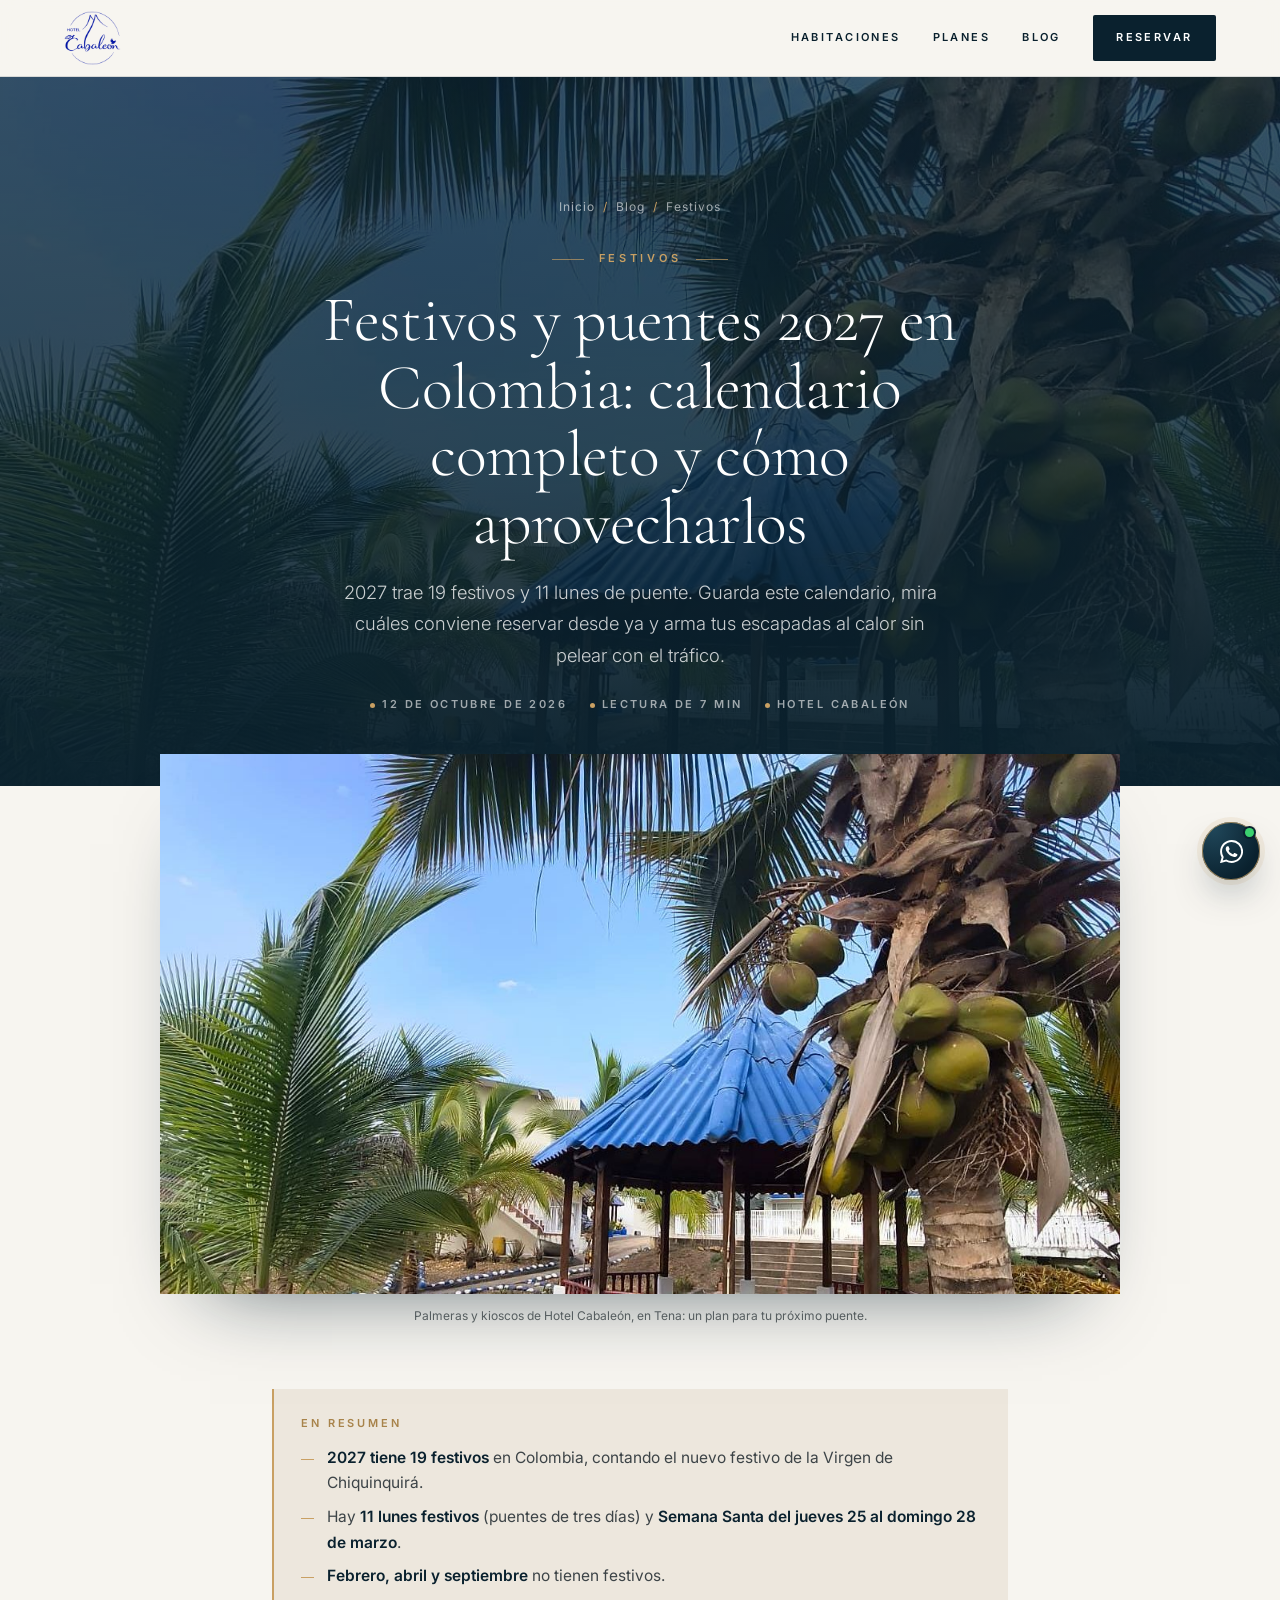
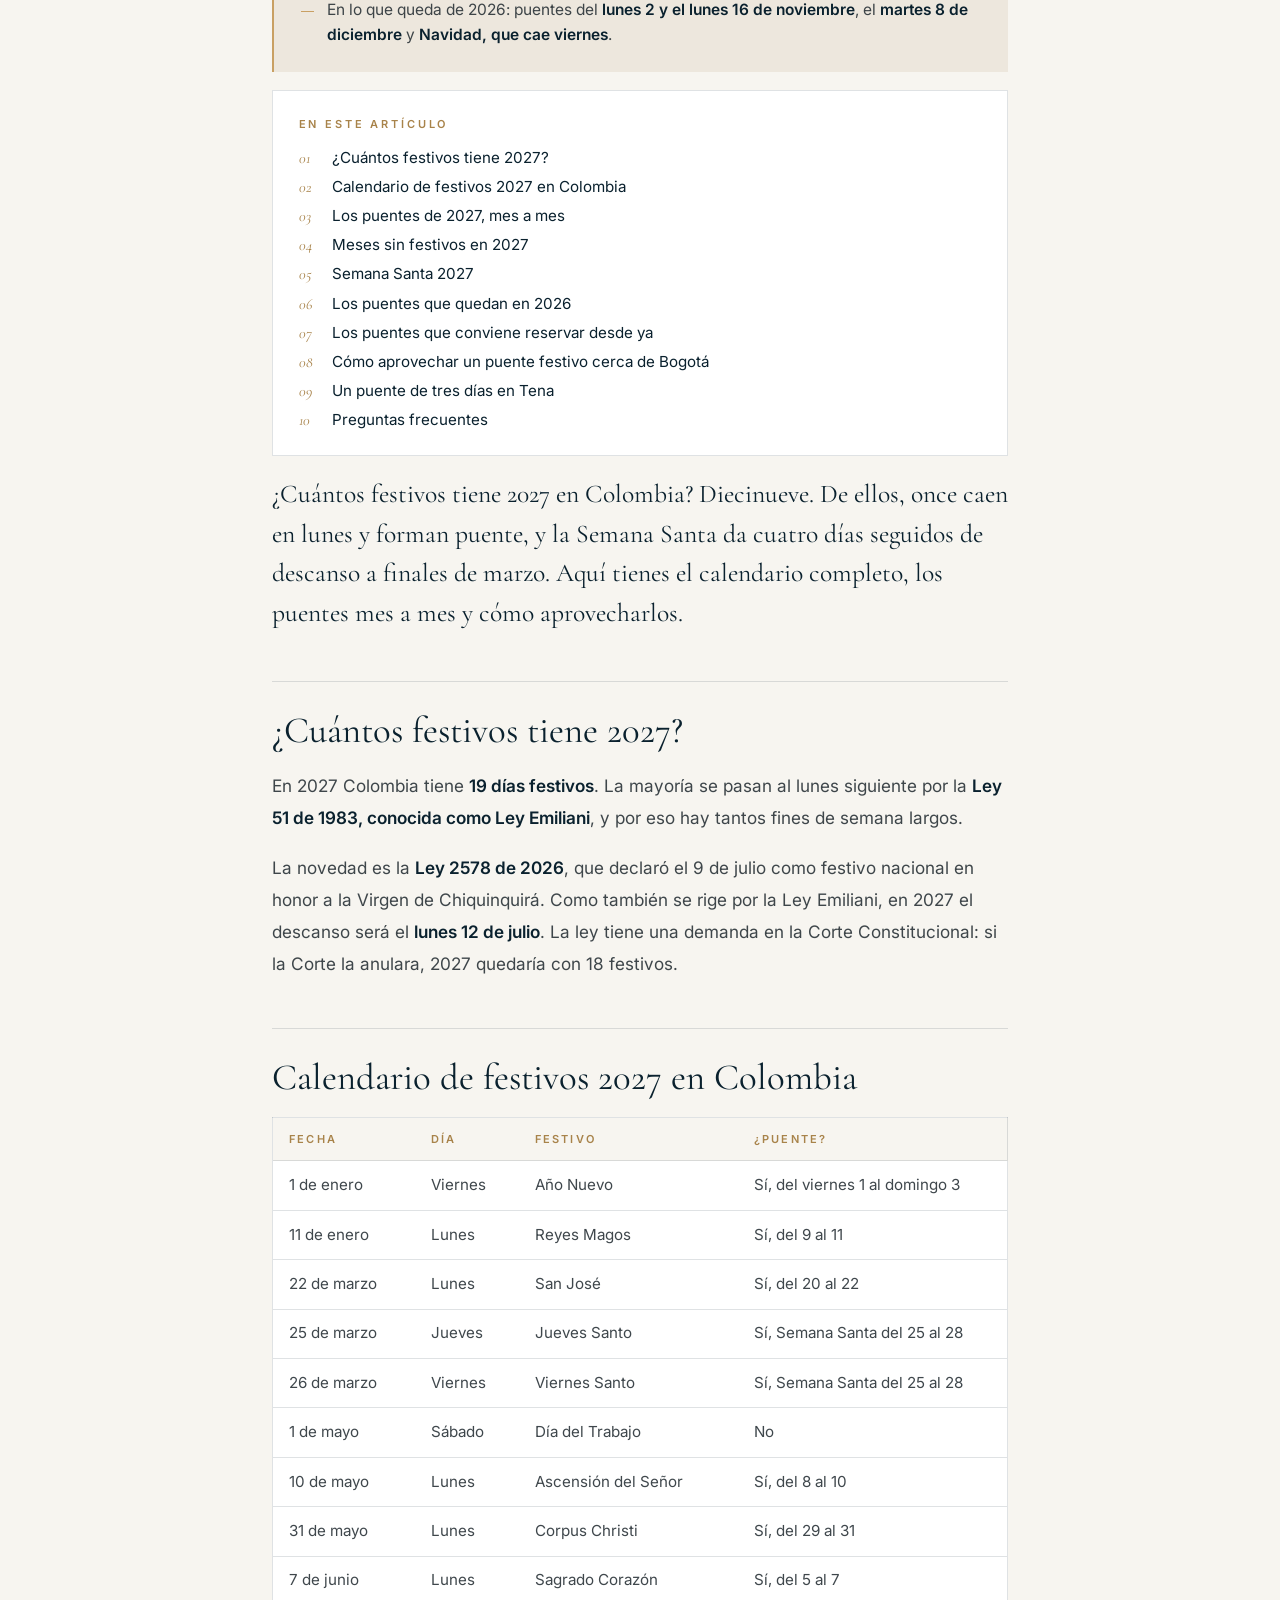
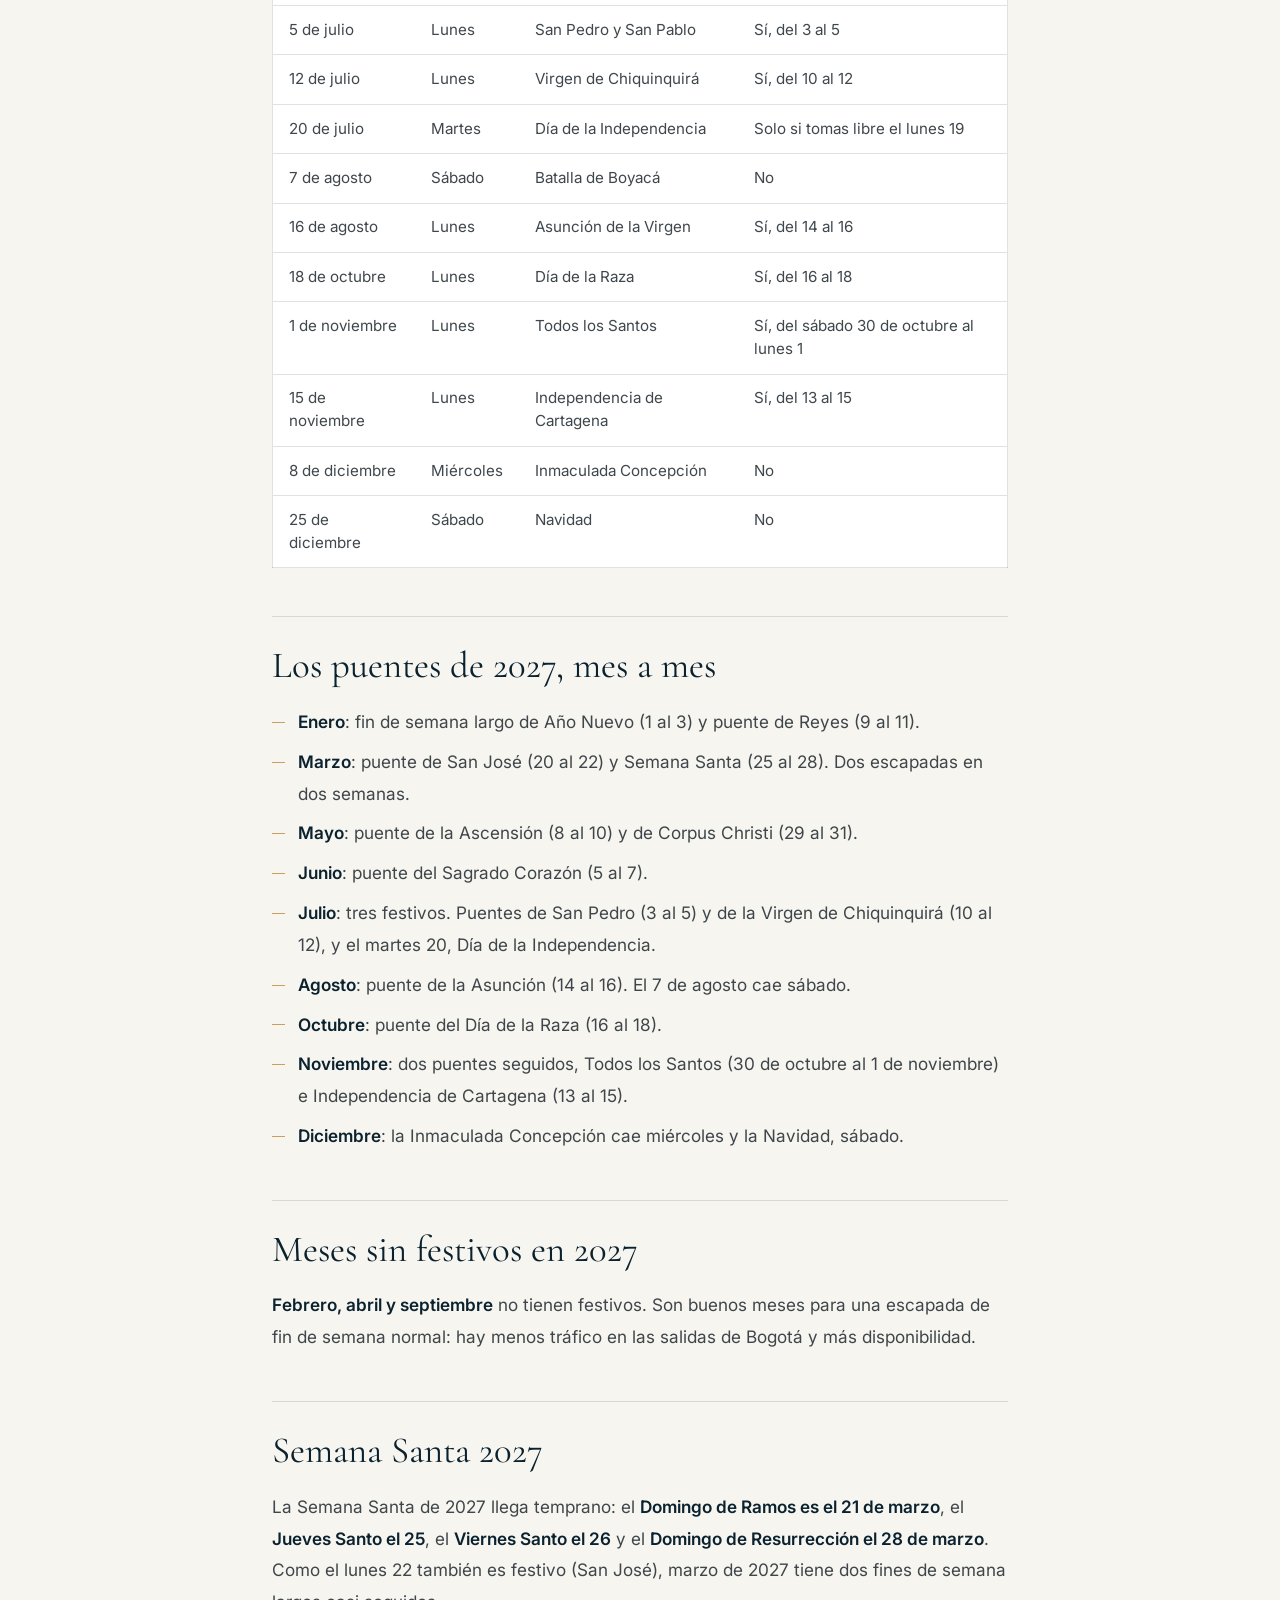
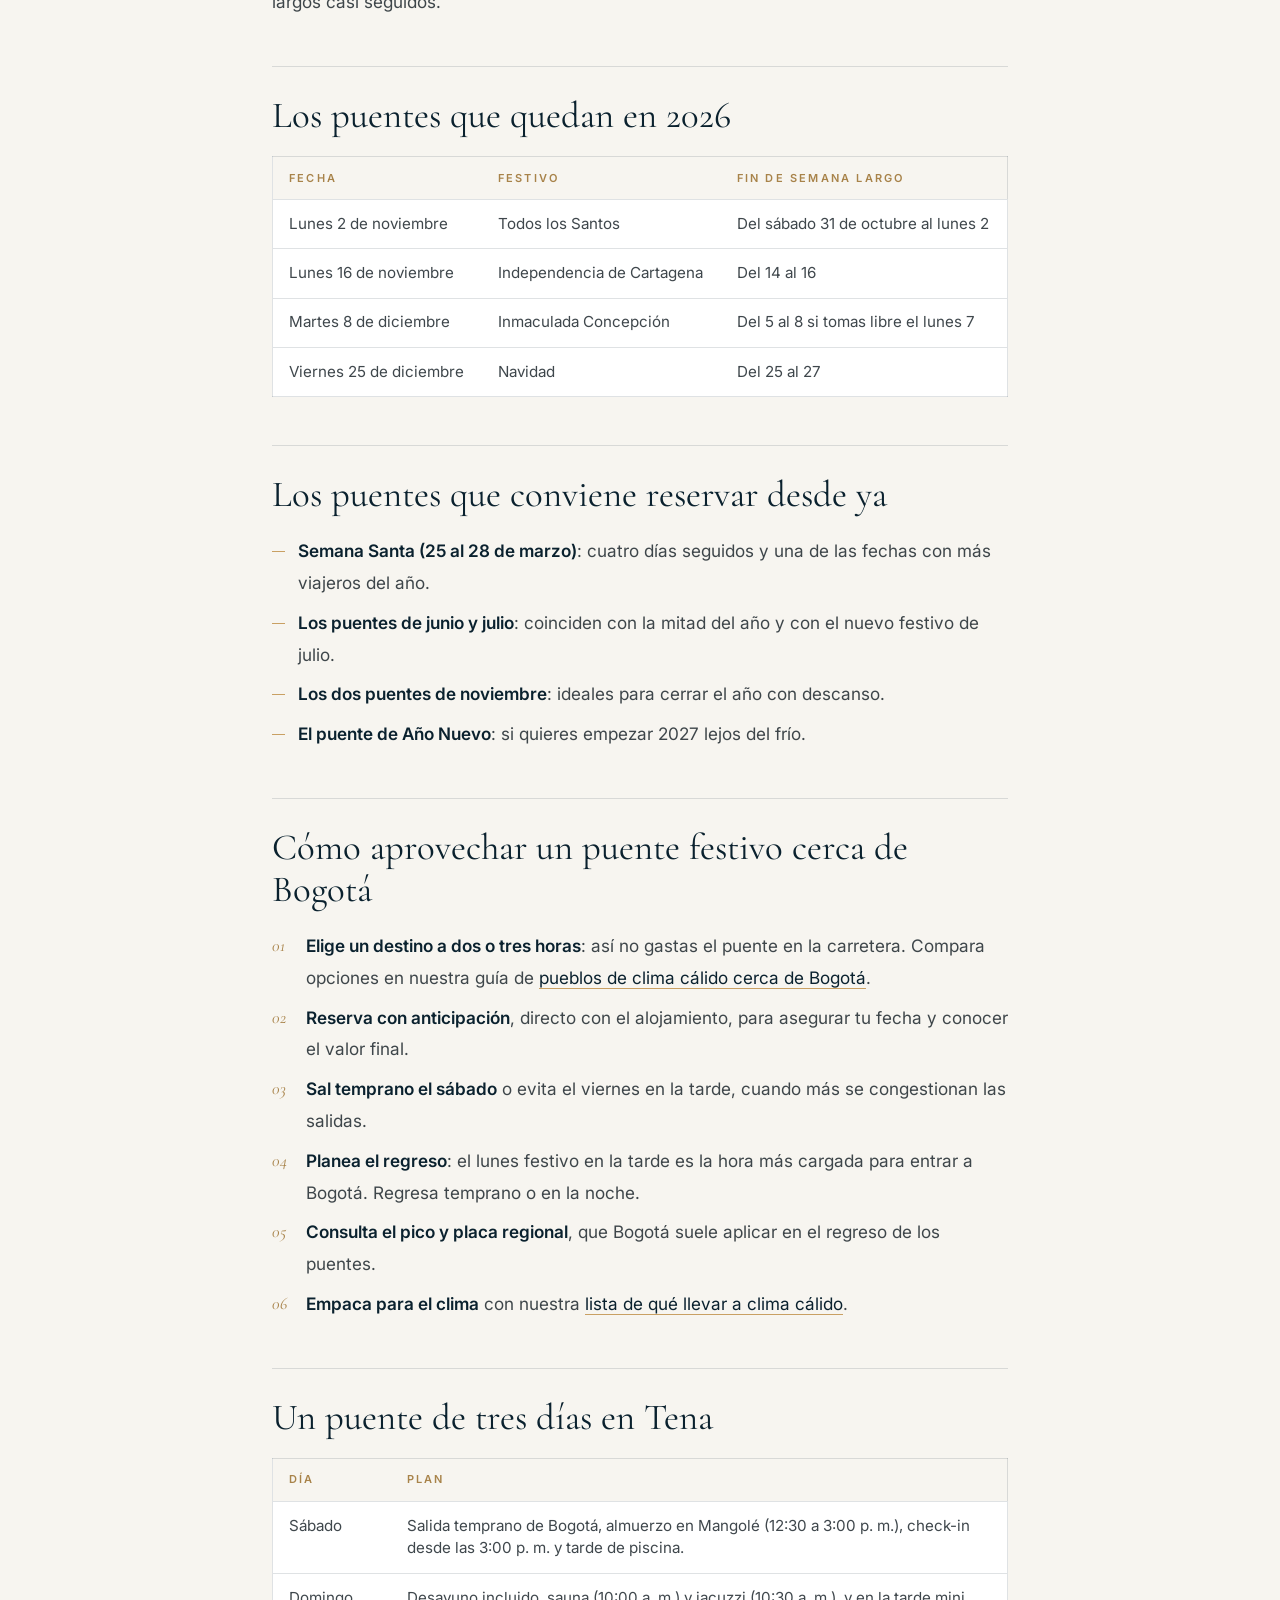
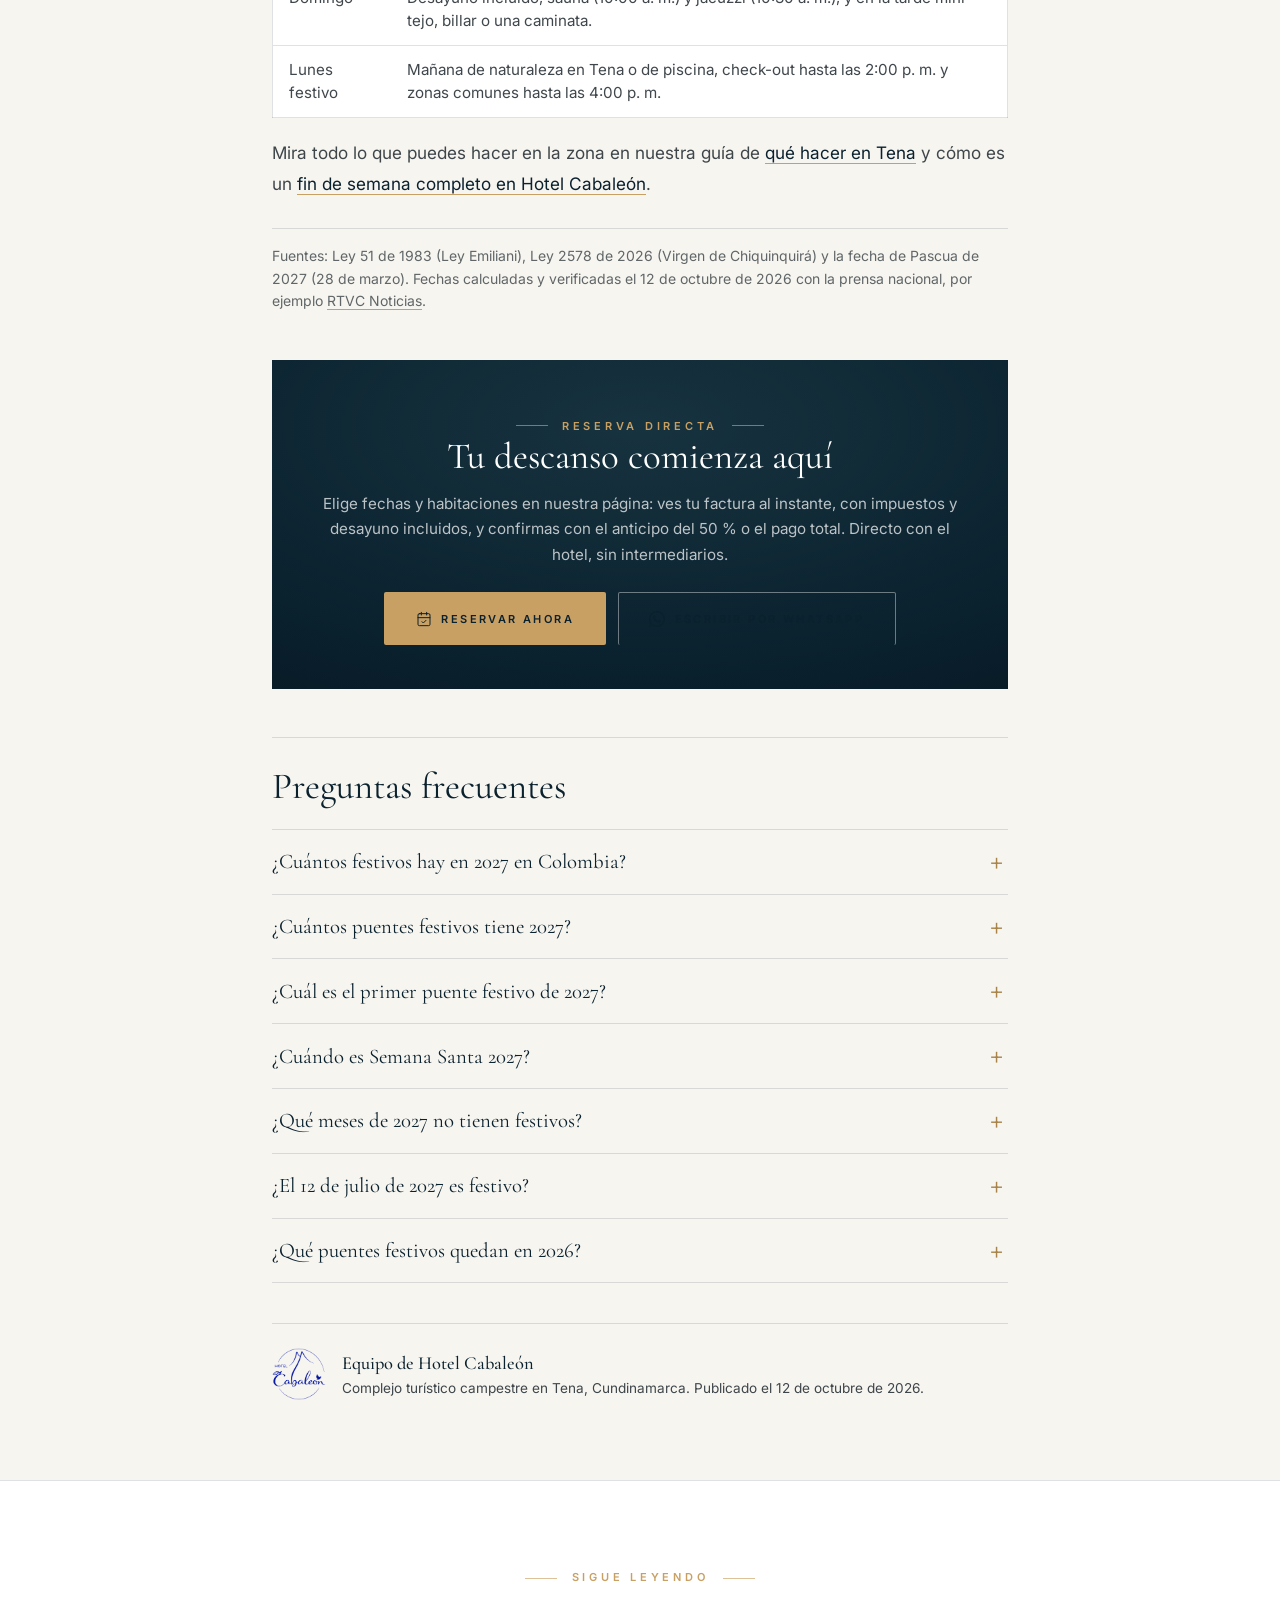
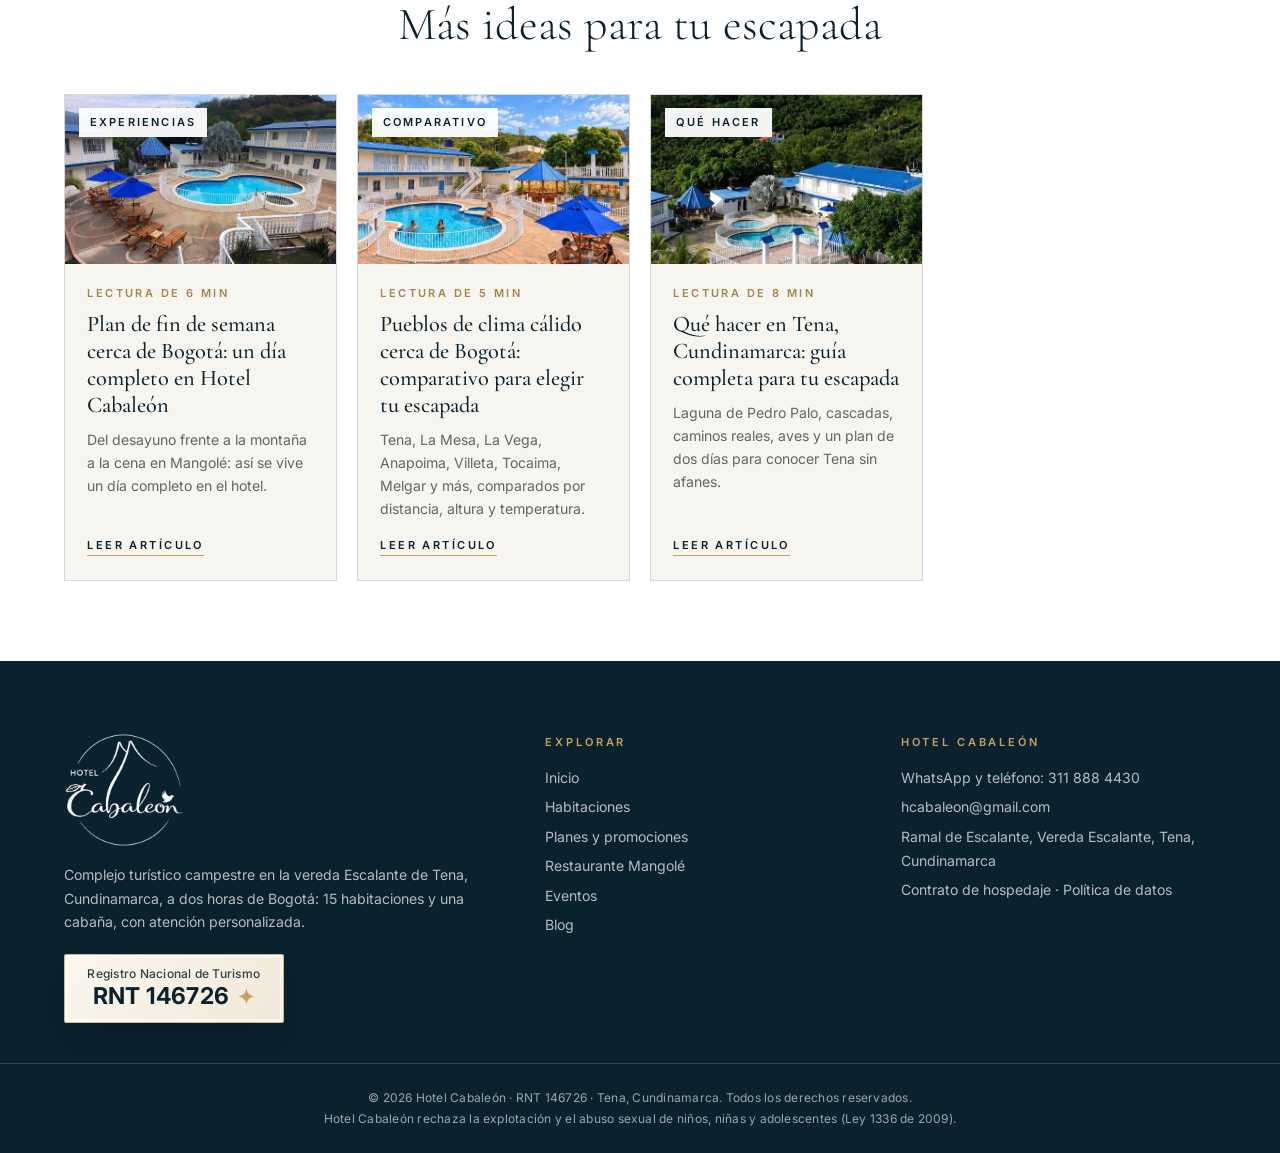
<file: blog-festivos-y-puentes-2027-colombia.html>
<!DOCTYPE html>
<html lang="es-CO">
<head>
    <meta charset="UTF-8">
    <meta name="viewport" content="width=device-width, initial-scale=1.0">
    <title>Festivos 2027 en Colombia: puentes y fechas | Hotel Cabaleón</title>
    <meta name="description" content="Calendario de festivos 2027 en Colombia: los 19 días, los 11 puentes, Semana Santa y los meses sin festivo, más los puentes que quedan en 2026.">
    <meta name="robots" content="index, follow, max-image-preview:large">
    <link rel="canonical" href="https://www.cabaleonhotel.com/blog-festivos-y-puentes-2027-colombia.html">
    <meta name="theme-color" content="#0A212E">
    <link rel="icon" type="image/png" href="favicon.png">
    <link rel="apple-touch-icon" href="apple-touch-icon.png">

    <!-- Open Graph y redes -->
    <meta property="og:type" content="article">
    <meta property="og:locale" content="es_CO">
    <meta property="og:site_name" content="Hotel Cabaleón">
    <meta property="og:title" content="Festivos y puentes 2027 en Colombia: calendario completo y cómo aprovecharlos">
    <meta property="og:description" content="Calendario de festivos 2027 en Colombia: los 19 días, los 11 puentes, Semana Santa y los meses sin festivo, más los puentes que quedan en 2026.">
    <meta property="og:url" content="https://www.cabaleonhotel.com/blog-festivos-y-puentes-2027-colombia.html">
    <meta property="og:image" content="https://www.cabaleonhotel.com/blog-puentes-festivos.jpg">
    <meta property="og:image:width" content="1200">
    <meta property="og:image:height" content="675">
    <meta property="og:image:alt" content="Kiosko de techo azul entre palmeras de coco en Hotel Cabaleón, Tena: plan para un puente festivo cerca de Bogotá">
    <meta property="article:published_time" content="2026-10-08">
    <meta property="article:modified_time" content="2026-10-08">
    <meta property="article:section" content="Festivos">
    <meta name="twitter:card" content="summary_large_image">

    <link rel="preconnect" href="https://fonts.googleapis.com">
    <link rel="preconnect" href="https://fonts.gstatic.com" crossorigin>
    <link href="https://fonts.googleapis.com/css2?family=Cormorant+Garamond:ital,wght@0,300;0,400;0,500;1,300;1,400&family=Inter:wght@300;400;500;600&display=swap" rel="stylesheet">
    <link rel="stylesheet" href="blog.css">
    <link rel="preload" as="image" href="blog-puentes-festivos.jpg">

    <script type="application/ld+json">
{
  "@context": "https://schema.org",
  "@graph": [
    {
      "@type": "BlogPosting",
      "@id": "https://www.cabaleonhotel.com/blog-festivos-y-puentes-2027-colombia.html#articulo",
      "headline": "Festivos y puentes 2027 en Colombia: calendario completo y cómo aprovecharlos",
      "description": "Calendario de festivos 2027 en Colombia: los 19 días, los 11 puentes, Semana Santa y los meses sin festivo, más los puentes que quedan en 2026.",
      "image": {
        "@type": "ImageObject",
        "url": "https://www.cabaleonhotel.com/blog-puentes-festivos.jpg",
        "width": 1200,
        "height": 675
      },
      "datePublished": "2026-10-12",
      "dateModified": "2026-10-12",
      "inLanguage": "es-CO",
      "author": {
        "@id": "https://www.cabaleonhotel.com/#organizacion"
      },
      "publisher": {
        "@id": "https://www.cabaleonhotel.com/#organizacion"
      },
      "mainEntityOfPage": {
        "@type": "WebPage",
        "@id": "https://www.cabaleonhotel.com/blog-festivos-y-puentes-2027-colombia.html"
      },
      "isPartOf": {
        "@type": "Blog",
        "@id": "https://www.cabaleonhotel.com/blog.html#blog",
        "name": "Blog de Hotel Cabaleón"
      },
      "articleSection": "Festivos",
      "keywords": [
        "festivos 2027 Colombia",
        "puentes festivos 2027",
        "calendario 2027 Colombia con festivos",
        "Semana Santa 2027",
        "puentes festivos 2026",
        "plan de puente festivo cerca de Bogotá"
      ],
      "wordCount": 1378,
      "about": {
        "@type": "Hotel",
        "@id": "https://www.cabaleonhotel.com/#hotel",
        "name": "Hotel Cabaleón"
      }
    },
    {
      "@type": "Organization",
      "@id": "https://www.cabaleonhotel.com/#organizacion",
      "name": "Hotel Cabaleón",
      "url": "https://www.cabaleonhotel.com/",
      "logo": {
        "@type": "ImageObject",
        "url": "https://www.cabaleonhotel.com/logo-azul.png",
        "width": 640,
        "height": 607
      },
      "telephone": "+57 311 888 4430",
      "email": "hcabaleon@gmail.com",
      "sameAs": [
        "https://www.instagram.com/cabaleonhoteltena/",
        "https://www.facebook.com/p/Hotel-Cabale%C3%B3n-61590948779933/",
        "https://www.tiktok.com/@hotelcabaleon",
        "https://www.youtube.com/channel/UCIRMiAbiIO9L_ZY6kxFHxnQ"
      ]
    },
    {
      "@type": "BreadcrumbList",
      "itemListElement": [
        {
          "@type": "ListItem",
          "position": 1,
          "name": "Inicio",
          "item": "https://www.cabaleonhotel.com/"
        },
        {
          "@type": "ListItem",
          "position": 2,
          "name": "Blog",
          "item": "https://www.cabaleonhotel.com/blog.html"
        },
        {
          "@type": "ListItem",
          "position": 3,
          "name": "Festivos y puentes 2027 en Colombia: calendario completo y cómo aprovecharlos",
          "item": "https://www.cabaleonhotel.com/blog-festivos-y-puentes-2027-colombia.html"
        }
      ]
    },
    {
      "@type": "FAQPage",
      "mainEntity": [
        {
          "@type": "Question",
          "name": "¿Cuántos festivos hay en 2027 en Colombia?",
          "acceptedAnswer": {
            "@type": "Answer",
            "text": "Diecinueve, contando el nuevo festivo de la Virgen de Chiquinquirá (Ley 2578 de 2026), que en 2027 se celebra el lunes 12 de julio."
          }
        },
        {
          "@type": "Question",
          "name": "¿Cuántos puentes festivos tiene 2027?",
          "acceptedAnswer": {
            "@type": "Answer",
            "text": "Once lunes festivos, más la Semana Santa (del jueves 25 al domingo 28 de marzo) y el fin de semana largo de Año Nuevo, que cae viernes."
          }
        },
        {
          "@type": "Question",
          "name": "¿Cuál es el primer puente festivo de 2027?",
          "acceptedAnswer": {
            "@type": "Answer",
            "text": "El Año Nuevo cae viernes 1 de enero, así que el primer fin de semana largo va del 1 al 3 de enero. El primer lunes festivo es el 11 de enero, Día de los Reyes Magos."
          }
        },
        {
          "@type": "Question",
          "name": "¿Cuándo es Semana Santa 2027?",
          "acceptedAnswer": {
            "@type": "Answer",
            "text": "El Jueves Santo es el 25 de marzo y el Viernes Santo el 26 de marzo. El Domingo de Ramos es el 21 y el Domingo de Resurrección, el 28 de marzo."
          }
        },
        {
          "@type": "Question",
          "name": "¿Qué meses de 2027 no tienen festivos?",
          "acceptedAnswer": {
            "@type": "Answer",
            "text": "Febrero, abril y septiembre."
          }
        },
        {
          "@type": "Question",
          "name": "¿El 12 de julio de 2027 es festivo?",
          "acceptedAnswer": {
            "@type": "Answer",
            "text": "Sí. Es el día de descanso por la Virgen de Chiquinquirá (9 de julio), trasladado al lunes por la Ley Emiliani, salvo que la Corte Constitucional decida otra cosa sobre la Ley 2578 de 2026."
          }
        },
        {
          "@type": "Question",
          "name": "¿Qué puentes festivos quedan en 2026?",
          "acceptedAnswer": {
            "@type": "Answer",
            "text": "El lunes 2 de noviembre (Todos los Santos) y el lunes 16 de noviembre (Independencia de Cartagena). Además, el martes 8 de diciembre y el viernes 25 de diciembre son festivos."
          }
        }
      ]
    }
  ]
}
    </script>
</head>
<body data-pagina="blog/puentes-festivos-2027" data-articulo="puentes-festivos-2027">
    <header class="cabecera">
        <div class="envoltura">
            <a href="index.html" class="cabecera-logo" aria-label="Hotel Cabaleón, ir al inicio"><img src="logo-azul.png" alt="Hotel Cabaleón" width="640" height="607"></a>
            <nav aria-label="Principal">
                <a href="index.html#habitaciones" class="enlace solo-amplio">Habitaciones</a>
                <a href="index.html#planes" class="enlace solo-amplio">Planes</a>
                <a href="blog.html" class="enlace">Blog</a>
                <a href="index.html#reservar" class="boton boton-tinta">Reservar</a>
            </nav>
        </div>
    </header>

    <main>
        <article>
            <header class="portada">
                <img class="portada-foto" src="blog-puentes-festivos.jpg" alt="" width="1200" height="675" fetchpriority="high">
                <div class="columna">
                    <nav aria-label="Ruta de navegación">
                        <ol class="migas">
                            <li><a href="index.html">Inicio</a></li>
                            <li><a href="blog.html">Blog</a></li>
                            <li aria-current="page">Festivos</li>
                        </ol>
                    </nav>
                    <span class="ceja centrada">Festivos</span>
                    <h1>Festivos y puentes 2027 en Colombia: calendario completo y cómo aprovecharlos</h1>
                    <p class="bajada">2027 trae 19 festivos y 11 lunes de puente. Guarda este calendario, mira cuáles conviene reservar desde ya y arma tus escapadas al calor sin pelear con el tráfico.</p>
                    <p class="datos-articulo"><span><time datetime="2026-10-12">12 de octubre de 2026</time></span><span>Lectura de 7 min</span><span>Hotel Cabaleón</span></p>
                </div>
            </header>

            <figure class="foto-principal">
                <img src="blog-puentes-festivos.jpg" alt="Kiosko de techo azul entre palmeras de coco en Hotel Cabaleón, Tena: plan para un puente festivo cerca de Bogotá" width="1200" height="675">
                <figcaption>Palmeras y kioscos de Hotel Cabaleón, en Tena: un plan para tu próximo puente.</figcaption>
            </figure>

            <div class="columna articulo" data-texto>
                <aside class="resumen" aria-label="En resumen">
                    <p class="titulo-caja">En resumen</p>
                    <ul><li><strong>2027 tiene 19 festivos</strong> en Colombia, contando el nuevo festivo de la Virgen de Chiquinquirá.</li><li>Hay <strong>11 lunes festivos</strong> (puentes de tres días) y <strong>Semana Santa del jueves 25 al domingo 28 de marzo</strong>.</li><li><strong>Febrero, abril y septiembre</strong> no tienen festivos.</li><li>En lo que queda de 2026: puentes del <strong>lunes 2 y el lunes 16 de noviembre</strong>, el <strong>martes 8 de diciembre</strong> y <strong>Navidad, que cae viernes</strong>.</li></ul>
                </aside>
                <nav class="indice" aria-label="Contenido del artículo">
                    <p>En este artículo</p>
                    <ol><li><a href="#cuantos">¿Cuántos festivos tiene 2027?</a></li><li><a href="#calendario">Calendario de festivos 2027 en Colombia</a></li><li><a href="#puentes">Los puentes de 2027, mes a mes</a></li><li><a href="#sin-festivos">Meses sin festivos en 2027</a></li><li><a href="#semana-santa">Semana Santa 2027</a></li><li><a href="#quedan-2026">Los puentes que quedan en 2026</a></li><li><a href="#reservar-ya">Los puentes que conviene reservar desde ya</a></li><li><a href="#como-aprovecharlo">Cómo aprovechar un puente festivo cerca de Bogotá</a></li><li><a href="#plan-tena">Un puente de tres días en Tena</a></li><li><a href="#preguntas">Preguntas frecuentes</a></li></ol>
                </nav>

<p class="entrada">¿Cuántos festivos tiene 2027 en Colombia? Diecinueve. De ellos, once caen en lunes y forman puente, y la Semana Santa da cuatro días seguidos de descanso a finales de marzo. Aquí tienes el calendario completo, los puentes mes a mes y cómo aprovecharlos.</p>

<h2 id="cuantos">¿Cuántos festivos tiene 2027?</h2>
<p>En 2027 Colombia tiene <strong>19 días festivos</strong>. La mayoría se pasan al lunes siguiente por la <strong>Ley 51 de 1983, conocida como Ley Emiliani</strong>, y por eso hay tantos fines de semana largos.</p>
<p>La novedad es la <strong>Ley 2578 de 2026</strong>, que declaró el 9 de julio como festivo nacional en honor a la Virgen de Chiquinquirá. Como también se rige por la Ley Emiliani, en 2027 el descanso será el <strong>lunes 12 de julio</strong>. La ley tiene una demanda en la Corte Constitucional: si la Corte la anulara, 2027 quedaría con 18 festivos.</p>

<h2 id="calendario">Calendario de festivos 2027 en Colombia</h2>
<div class="tabla-envoltura"><table class="tabla">
<thead><tr><th>Fecha</th><th>Día</th><th>Festivo</th><th>¿Puente?</th></tr></thead>
<tbody>
<tr><td>1 de enero</td><td>Viernes</td><td>Año Nuevo</td><td>Sí, del viernes 1 al domingo 3</td></tr>
<tr><td>11 de enero</td><td>Lunes</td><td>Reyes Magos</td><td>Sí, del 9 al 11</td></tr>
<tr><td>22 de marzo</td><td>Lunes</td><td>San José</td><td>Sí, del 20 al 22</td></tr>
<tr><td>25 de marzo</td><td>Jueves</td><td>Jueves Santo</td><td>Sí, Semana Santa del 25 al 28</td></tr>
<tr><td>26 de marzo</td><td>Viernes</td><td>Viernes Santo</td><td>Sí, Semana Santa del 25 al 28</td></tr>
<tr><td>1 de mayo</td><td>Sábado</td><td>Día del Trabajo</td><td>No</td></tr>
<tr><td>10 de mayo</td><td>Lunes</td><td>Ascensión del Señor</td><td>Sí, del 8 al 10</td></tr>
<tr><td>31 de mayo</td><td>Lunes</td><td>Corpus Christi</td><td>Sí, del 29 al 31</td></tr>
<tr><td>7 de junio</td><td>Lunes</td><td>Sagrado Corazón</td><td>Sí, del 5 al 7</td></tr>
<tr><td>5 de julio</td><td>Lunes</td><td>San Pedro y San Pablo</td><td>Sí, del 3 al 5</td></tr>
<tr><td>12 de julio</td><td>Lunes</td><td>Virgen de Chiquinquirá</td><td>Sí, del 10 al 12</td></tr>
<tr><td>20 de julio</td><td>Martes</td><td>Día de la Independencia</td><td>Solo si tomas libre el lunes 19</td></tr>
<tr><td>7 de agosto</td><td>Sábado</td><td>Batalla de Boyacá</td><td>No</td></tr>
<tr><td>16 de agosto</td><td>Lunes</td><td>Asunción de la Virgen</td><td>Sí, del 14 al 16</td></tr>
<tr><td>18 de octubre</td><td>Lunes</td><td>Día de la Raza</td><td>Sí, del 16 al 18</td></tr>
<tr><td>1 de noviembre</td><td>Lunes</td><td>Todos los Santos</td><td>Sí, del sábado 30 de octubre al lunes 1</td></tr>
<tr><td>15 de noviembre</td><td>Lunes</td><td>Independencia de Cartagena</td><td>Sí, del 13 al 15</td></tr>
<tr><td>8 de diciembre</td><td>Miércoles</td><td>Inmaculada Concepción</td><td>No</td></tr>
<tr><td>25 de diciembre</td><td>Sábado</td><td>Navidad</td><td>No</td></tr>
</tbody></table></div>

<h2 id="puentes">Los puentes de 2027, mes a mes</h2>
<ul>
<li><strong>Enero</strong>: fin de semana largo de Año Nuevo (1 al 3) y puente de Reyes (9 al 11).</li>
<li><strong>Marzo</strong>: puente de San José (20 al 22) y Semana Santa (25 al 28). Dos escapadas en dos semanas.</li>
<li><strong>Mayo</strong>: puente de la Ascensión (8 al 10) y de Corpus Christi (29 al 31).</li>
<li><strong>Junio</strong>: puente del Sagrado Corazón (5 al 7).</li>
<li><strong>Julio</strong>: tres festivos. Puentes de San Pedro (3 al 5) y de la Virgen de Chiquinquirá (10 al 12), y el martes 20, Día de la Independencia.</li>
<li><strong>Agosto</strong>: puente de la Asunción (14 al 16). El 7 de agosto cae sábado.</li>
<li><strong>Octubre</strong>: puente del Día de la Raza (16 al 18).</li>
<li><strong>Noviembre</strong>: dos puentes seguidos, Todos los Santos (30 de octubre al 1 de noviembre) e Independencia de Cartagena (13 al 15).</li>
<li><strong>Diciembre</strong>: la Inmaculada Concepción cae miércoles y la Navidad, sábado.</li>
</ul>

<h2 id="sin-festivos">Meses sin festivos en 2027</h2>
<p><strong>Febrero, abril y septiembre</strong> no tienen festivos. Son buenos meses para una escapada de fin de semana normal: hay menos tráfico en las salidas de Bogotá y más disponibilidad.</p>

<h2 id="semana-santa">Semana Santa 2027</h2>
<p>La Semana Santa de 2027 llega temprano: el <strong>Domingo de Ramos es el 21 de marzo</strong>, el <strong>Jueves Santo el 25</strong>, el <strong>Viernes Santo el 26</strong> y el <strong>Domingo de Resurrección el 28 de marzo</strong>. Como el lunes 22 también es festivo (San José), marzo de 2027 tiene dos fines de semana largos casi seguidos.</p>

<h2 id="quedan-2026">Los puentes que quedan en 2026</h2>
<div class="tabla-envoltura"><table class="tabla">
<thead><tr><th>Fecha</th><th>Festivo</th><th>Fin de semana largo</th></tr></thead>
<tbody>
<tr><td>Lunes 2 de noviembre</td><td>Todos los Santos</td><td>Del sábado 31 de octubre al lunes 2</td></tr>
<tr><td>Lunes 16 de noviembre</td><td>Independencia de Cartagena</td><td>Del 14 al 16</td></tr>
<tr><td>Martes 8 de diciembre</td><td>Inmaculada Concepción</td><td>Del 5 al 8 si tomas libre el lunes 7</td></tr>
<tr><td>Viernes 25 de diciembre</td><td>Navidad</td><td>Del 25 al 27</td></tr>
</tbody></table></div>

<h2 id="reservar-ya">Los puentes que conviene reservar desde ya</h2>
<ul>
<li><strong>Semana Santa (25 al 28 de marzo)</strong>: cuatro días seguidos y una de las fechas con más viajeros del año.</li>
<li><strong>Los puentes de junio y julio</strong>: coinciden con la mitad del año y con el nuevo festivo de julio.</li>
<li><strong>Los dos puentes de noviembre</strong>: ideales para cerrar el año con descanso.</li>
<li><strong>El puente de Año Nuevo</strong>: si quieres empezar 2027 lejos del frío.</li>
</ul>

<h2 id="como-aprovecharlo">Cómo aprovechar un puente festivo cerca de Bogotá</h2>
<ol>
<li><strong>Elige un destino a dos o tres horas</strong>: así no gastas el puente en la carretera. Compara opciones en nuestra guía de <a href="blog-pueblos-de-clima-calido-cerca-de-bogota.html">pueblos de clima cálido cerca de Bogotá</a>.</li>
<li><strong>Reserva con anticipación</strong>, directo con el alojamiento, para asegurar tu fecha y conocer el valor final.</li>
<li><strong>Sal temprano el sábado</strong> o evita el viernes en la tarde, cuando más se congestionan las salidas.</li>
<li><strong>Planea el regreso</strong>: el lunes festivo en la tarde es la hora más cargada para entrar a Bogotá. Regresa temprano o en la noche.</li>
<li><strong>Consulta el pico y placa regional</strong>, que Bogotá suele aplicar en el regreso de los puentes.</li>
<li><strong>Empaca para el clima</strong> con nuestra <a href="blog-que-llevar-a-clima-calido.html">lista de qué llevar a clima cálido</a>.</li>
</ol>

<h2 id="plan-tena">Un puente de tres días en Tena</h2>
<div class="tabla-envoltura"><table class="tabla">
<thead><tr><th>Día</th><th>Plan</th></tr></thead>
<tbody>
<tr><td>Sábado</td><td>Salida temprano de Bogotá, almuerzo en Mangolé (12:30 a 3:00 p. m.), check-in desde las 3:00 p. m. y tarde de piscina.</td></tr>
<tr><td>Domingo</td><td>Desayuno incluido, sauna (10:00 a. m.) y jacuzzi (10:30 a. m.), y en la tarde mini tejo, billar o una caminata.</td></tr>
<tr><td>Lunes festivo</td><td>Mañana de naturaleza en Tena o de piscina, check-out hasta las 2:00 p. m. y zonas comunes hasta las 4:00 p. m.</td></tr>
</tbody></table></div>
<p>Mira todo lo que puedes hacer en la zona en nuestra guía de <a href="blog-que-hacer-en-tena-cundinamarca.html">qué hacer en Tena</a> y cómo es un <a href="blog-plan-fin-de-semana-cerca-de-bogota.html">fin de semana completo en Hotel Cabaleón</a>.</p>
<p class="fuentes">Fuentes: Ley 51 de 1983 (Ley Emiliani), Ley 2578 de 2026 (Virgen de Chiquinquirá) y la fecha de Pascua de 2027 (28 de marzo). Fechas calculadas y verificadas el 12 de octubre de 2026 con la prensa nacional, por ejemplo <a href="https://www.rtvcnoticias.com/colombia/nuevo-festivo-en-colombia-trabajadores-tendran-descanso-el-9-de-julio" target="_blank" rel="noopener">RTVC Noticias</a>.</p>

                <section class="llamado" aria-label="Reservar en Hotel Cabaleón">
                    <span class="ceja centrada">Reserva directa</span>
                    <h2>Tu descanso comienza aquí</h2>
                    <p>Elige fechas y habitaciones en nuestra página: ves tu factura al instante, con impuestos y desayuno incluidos, y confirmas con el anticipo del 50 % o el pago total. Directo con el hotel, sin intermediarios.</p>
                    <div class="acciones">
                        <a href="index.html#reservar" class="boton boton-dorado"><svg viewBox="0 0 24 24" fill="none" stroke="currentColor" stroke-width="1.5" stroke-linecap="round" stroke-linejoin="round" aria-hidden="true"><rect x="3" y="4" width="18" height="18" rx="2"/><path d="M16 2v4M8 2v4M3 10h18M9 16l2 2 4-4"/></svg> Reservar ahora</a>
                        <a href="https://wa.me/573118884430?text=%C2%A1Hola%21%20Le%C3%AD%20el%20art%C3%ADculo%20%C2%ABFestivos%20y%20puentes%202027%20en%20Colombia%3A%20calendario%20completo%20y%20c%C3%B3mo%20aprovecharlos%C2%BB%20y%20quiero%20m%C3%A1s%20informaci%C3%B3n." target="_blank" rel="noopener" class="boton boton-claro"><svg viewBox="0 0 16 16" fill="currentColor" aria-hidden="true"><path d="M13.601 2.326A7.854 7.854 0 0 0 7.994 0C3.627 0 .068 3.558.064 7.926c0 1.399.366 2.76 1.057 3.965L0 16l4.204-1.102a7.933 7.933 0 0 0 3.79.965h.004c4.368 0 7.926-3.558 7.93-7.93A7.898 7.898 0 0 0 13.6 2.326zM7.994 14.521a6.573 6.573 0 0 1-3.356-.92l-.24-.144-2.494.654.666-2.433-.156-.251a6.56 6.56 0 0 1-1.007-3.505c0-3.626 2.957-6.584 6.591-6.584a6.56 6.56 0 0 1 4.66 1.931 6.557 6.557 0 0 1 1.928 4.66c-.004 3.639-2.961 6.592-6.592 6.592zm3.615-4.934c-.197-.099-1.17-.578-1.353-.646-.182-.065-.315-.099-.445.099-.133.197-.513.646-.627.775-.114.133-.232.148-.43.05-.197-.1-.836-.308-1.592-.985-.59-.525-.985-1.175-1.103-1.372-.114-.198-.011-.304.088-.403.087-.088.197-.232.296-.346.1-.114.133-.198.198-.33.065-.134.034-.248-.015-.347-.05-.099-.445-1.076-.612-1.47-.16-.389-.323-.335-.445-.34-.114-.007-.247-.007-.38-.007a.729.729 0 0 0-.529.247c-.182.198-.691.677-.691 1.654 0 .977.71 1.916.81 2.049.098.133 1.394 2.132 3.383 2.992.47.205.84.326 1.129.418.475.152.904.129 1.246.08.38-.058 1.171-.48 1.338-.943.164-.464.164-.86.114-.943-.049-.084-.182-.133-.38-.232z"/></svg> Escribir por WhatsApp</a>
                    </div>
                </section>

                <h2 id="preguntas">Preguntas frecuentes</h2>
                <div class="preguntas"><details><summary>¿Cuántos festivos hay en 2027 en Colombia?</summary><p>Diecinueve, contando el nuevo festivo de la Virgen de Chiquinquirá (Ley 2578 de 2026), que en 2027 se celebra el lunes 12 de julio.</p></details><details><summary>¿Cuántos puentes festivos tiene 2027?</summary><p>Once lunes festivos, más la Semana Santa (del jueves 25 al domingo 28 de marzo) y el fin de semana largo de Año Nuevo, que cae viernes.</p></details><details><summary>¿Cuál es el primer puente festivo de 2027?</summary><p>El Año Nuevo cae viernes 1 de enero, así que el primer fin de semana largo va del 1 al 3 de enero. El primer lunes festivo es el 11 de enero, Día de los Reyes Magos.</p></details><details><summary>¿Cuándo es Semana Santa 2027?</summary><p>El Jueves Santo es el 25 de marzo y el Viernes Santo el 26 de marzo. El Domingo de Ramos es el 21 y el Domingo de Resurrección, el 28 de marzo.</p></details><details><summary>¿Qué meses de 2027 no tienen festivos?</summary><p>Febrero, abril y septiembre.</p></details><details><summary>¿El 12 de julio de 2027 es festivo?</summary><p>Sí. Es el día de descanso por la Virgen de Chiquinquirá (9 de julio), trasladado al lunes por la Ley Emiliani, salvo que la Corte Constitucional decida otra cosa sobre la Ley 2578 de 2026.</p></details><details><summary>¿Qué puentes festivos quedan en 2026?</summary><p>El lunes 2 de noviembre (Todos los Santos) y el lunes 16 de noviembre (Independencia de Cartagena). Además, el martes 8 de diciembre y el viernes 25 de diciembre son festivos.</p></details></div>

                <div class="firma">
                    <img src="logo-azul.png" alt="" width="640" height="607" loading="lazy">
                    <p><strong>Equipo de Hotel Cabaleón</strong>Complejo turístico campestre en Tena, Cundinamarca. Publicado el <time datetime="2026-10-12">12 de octubre de 2026</time>.</p>
                </div>
            </div>
        </article>

        <section class="seccion-tarjetas" aria-labelledby="relacionados">
            <div class="envoltura">
                <div class="cabeza">
                    <span class="ceja centrada">Sigue leyendo</span>
                    <h2 id="relacionados">Más ideas para tu escapada</h2>
                </div>
                <div class="tarjetas"><a class="tarjeta" href="blog-plan-fin-de-semana-cerca-de-bogota.html" data-articulo="plan-fin-de-semana"><span class="tarjeta-foto"><img src="blog-plan-fin-de-semana-sm.jpg" alt="Piscinas de Hotel Cabaleón con parasoles azules, asoleadoras y montañas al fondo en Tena, Cundinamarca" width="640" height="360" loading="lazy"><span class="tarjeta-categoria">Experiencias</span></span><span class="tarjeta-cuerpo"><span class="tarjeta-meta">Lectura de 6 min</span><h3>Plan de fin de semana cerca de Bogotá: un día completo en Hotel Cabaleón</h3><p>Del desayuno frente a la montaña a la cena en Mangolé: así se vive un día completo en el hotel.</p><span class="tarjeta-leer">Leer artículo</span></span></a><a class="tarjeta" href="blog-pueblos-de-clima-calido-cerca-de-bogota.html" data-articulo="pueblos-clima-calido"><span class="tarjeta-foto"><img src="blog-pueblos-clima-calido-sm.jpg" alt="Huéspedes en la piscina de Hotel Cabaleón con parasoles azules y asoleadoras, clima cálido en Tena" width="640" height="360" loading="lazy"><span class="tarjeta-categoria">Comparativo</span></span><span class="tarjeta-cuerpo"><span class="tarjeta-meta">Lectura de 5 min</span><h3>Pueblos de clima cálido cerca de Bogotá: comparativo para elegir tu escapada</h3><p>Tena, La Mesa, La Vega, Anapoima, Villeta, Tocaima, Melgar y más, comparados por distancia, altura y temperatura.</p><span class="tarjeta-leer">Leer artículo</span></span></a><a class="tarjeta" href="blog-que-hacer-en-tena-cundinamarca.html" data-articulo="que-hacer-en-tena"><span class="tarjeta-foto"><img src="blog-que-hacer-en-tena-sm.jpg" alt="Hotel Cabaleón entre montañas verdes en Tena, Cundinamarca: edificios de techo azul, kioscos y piscina" width="640" height="360" loading="lazy"><span class="tarjeta-categoria">Qué hacer</span></span><span class="tarjeta-cuerpo"><span class="tarjeta-meta">Lectura de 8 min</span><h3>Qué hacer en Tena, Cundinamarca: guía completa para tu escapada</h3><p>Laguna de Pedro Palo, cascadas, caminos reales, aves y un plan de dos días para conocer Tena sin afanes.</p><span class="tarjeta-leer">Leer artículo</span></span></a></div>
            </div>
        </section>
    </main>

    <footer class="pie">
        <div class="envoltura">
            <div>
                <img src="logo-blanco.png" alt="Hotel Cabaleón" width="640" height="607" loading="lazy">
                <p>Complejo turístico campestre en la vereda Escalante de Tena, Cundinamarca, a dos horas de Bogotá: 15 habitaciones y una cabaña, con atención personalizada.</p>
                <p class="sello-rnt" aria-label="Registro Nacional de Turismo RNT 146726"><span class="sello-rnt-titulo">Registro Nacional de Turismo</span><span class="sello-rnt-num">RNT 146726 <svg class="sello-rnt-estrella" viewBox="0 0 24 24" aria-hidden="true"><path d="M12 0C12.8 7.2 16.8 11.2 24 12 16.8 12.8 12.8 16.8 12 24 11.2 16.8 7.2 12.8 0 12 7.2 11.2 11.2 7.2 12 0Z"/></svg></span></p>
            </div>
            <div>
                <h2>Explorar</h2>
                <ul>
                    <li><a href="index.html">Inicio</a></li>
                    <li><a href="index.html#habitaciones">Habitaciones</a></li>
                    <li><a href="index.html#planes">Planes y promociones</a></li>
                    <li><a href="index.html#restaurante">Restaurante Mangolé</a></li>
                    <li><a href="index.html#eventos">Eventos</a></li>
                    <li><a href="blog.html">Blog</a></li>
                </ul>
            </div>
            <div>
                <h2>Hotel Cabaleón</h2>
                <ul>
                    <li><a href="https://wa.me/573118884430" target="_blank" rel="noopener">WhatsApp y teléfono: 311 888 4430</a></li>
                    <li><a href="mailto:hcabaleon@gmail.com">hcabaleon@gmail.com</a></li>
                    <li>Ramal de Escalante, Vereda Escalante, Tena, Cundinamarca</li>
                    <li><a href="contrato-hospedaje.pdf" target="_blank" rel="noopener">Contrato de hospedaje</a> · <a href="politica-tratamiento-datos.pdf" target="_blank" rel="noopener">Política de datos</a></li>
                </ul>
            </div>
        </div>
        <div class="pie-legal">
            <div class="envoltura">
                <p>&copy; 2026 Hotel Cabaleón · RNT 146726 · Tena, Cundinamarca. Todos los derechos reservados.</p>
                <p>Hotel Cabaleón rechaza la explotación y el abuso sexual de niños, niñas y adolescentes (Ley 1336 de 2009).</p>
            </div>
        </div>
    </footer>
    <a class="whatsapp-flotante" href="https://wa.me/573118884430?text=%C2%A1Hola%21%20Vengo%20del%20blog%20de%20Hotel%20Cabale%C3%B3n%20y%20quiero%20m%C3%A1s%20informaci%C3%B3n." target="_blank" rel="noopener" aria-label="Escribir a Hotel Cabaleón por WhatsApp"><svg viewBox="0 0 16 16" fill="currentColor" aria-hidden="true"><path d="M13.601 2.326A7.854 7.854 0 0 0 7.994 0C3.627 0 .068 3.558.064 7.926c0 1.399.366 2.76 1.057 3.965L0 16l4.204-1.102a7.933 7.933 0 0 0 3.79.965h.004c4.368 0 7.926-3.558 7.93-7.93A7.898 7.898 0 0 0 13.6 2.326zM7.994 14.521a6.573 6.573 0 0 1-3.356-.92l-.24-.144-2.494.654.666-2.433-.156-.251a6.56 6.56 0 0 1-1.007-3.505c0-3.626 2.957-6.584 6.591-6.584a6.56 6.56 0 0 1 4.66 1.931 6.557 6.557 0 0 1 1.928 4.66c-.004 3.639-2.961 6.592-6.592 6.592zm3.615-4.934c-.197-.099-1.17-.578-1.353-.646-.182-.065-.315-.099-.445.099-.133.197-.513.646-.627.775-.114.133-.232.148-.43.05-.197-.1-.836-.308-1.592-.985-.59-.525-.985-1.175-1.103-1.372-.114-.198-.011-.304.088-.403.087-.088.197-.232.296-.346.1-.114.133-.198.198-.33.065-.134.034-.248-.015-.347-.05-.099-.445-1.076-.612-1.47-.16-.389-.323-.335-.445-.34-.114-.007-.247-.007-.38-.007a.729.729 0 0 0-.529.247c-.182.198-.691.677-.691 1.654 0 .977.71 1.916.81 2.049.098.133 1.394 2.132 3.383 2.992.47.205.84.326 1.129.418.475.152.904.129 1.246.08.38-.058 1.171-.48 1.338-.943.164-.464.164-.86.114-.943-.049-.084-.182-.133-.38-.232z"/></svg></a>
    <script src="blog.js" defer></script>
</body>
</html>
</file>
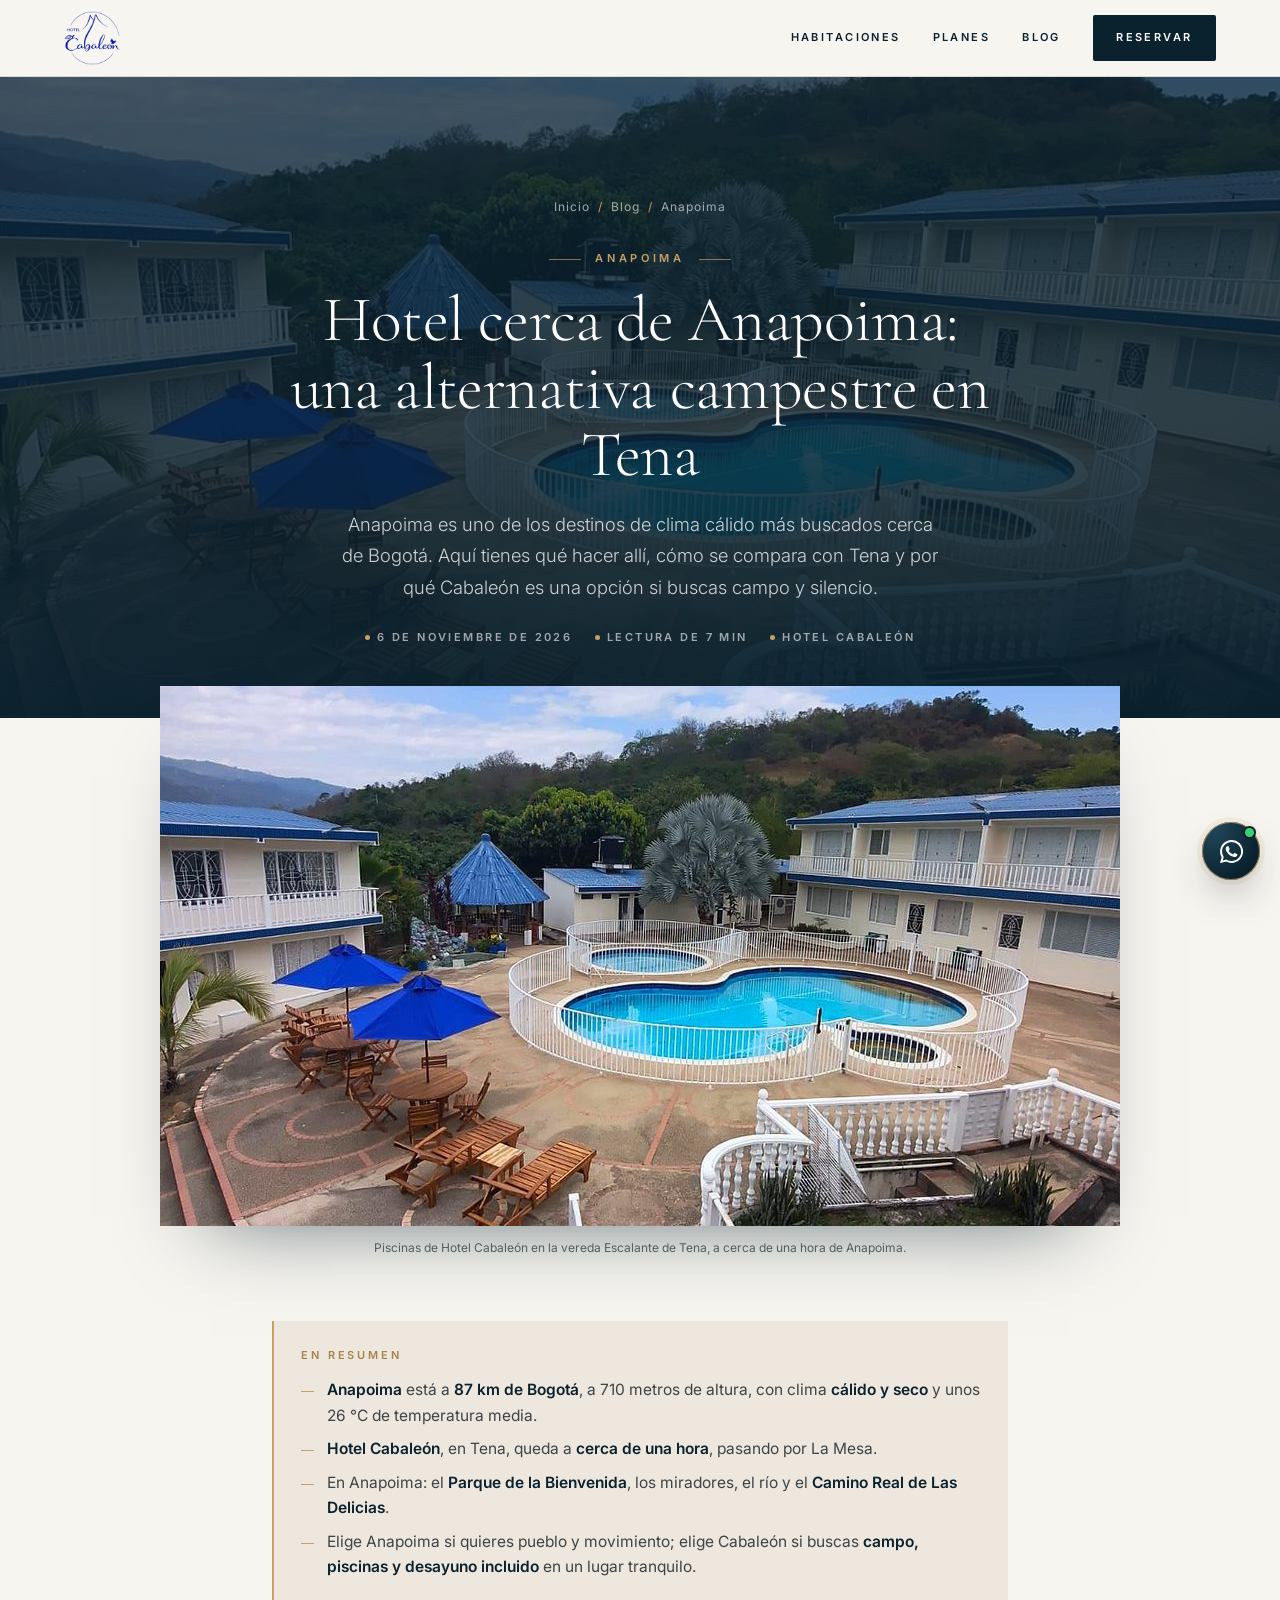
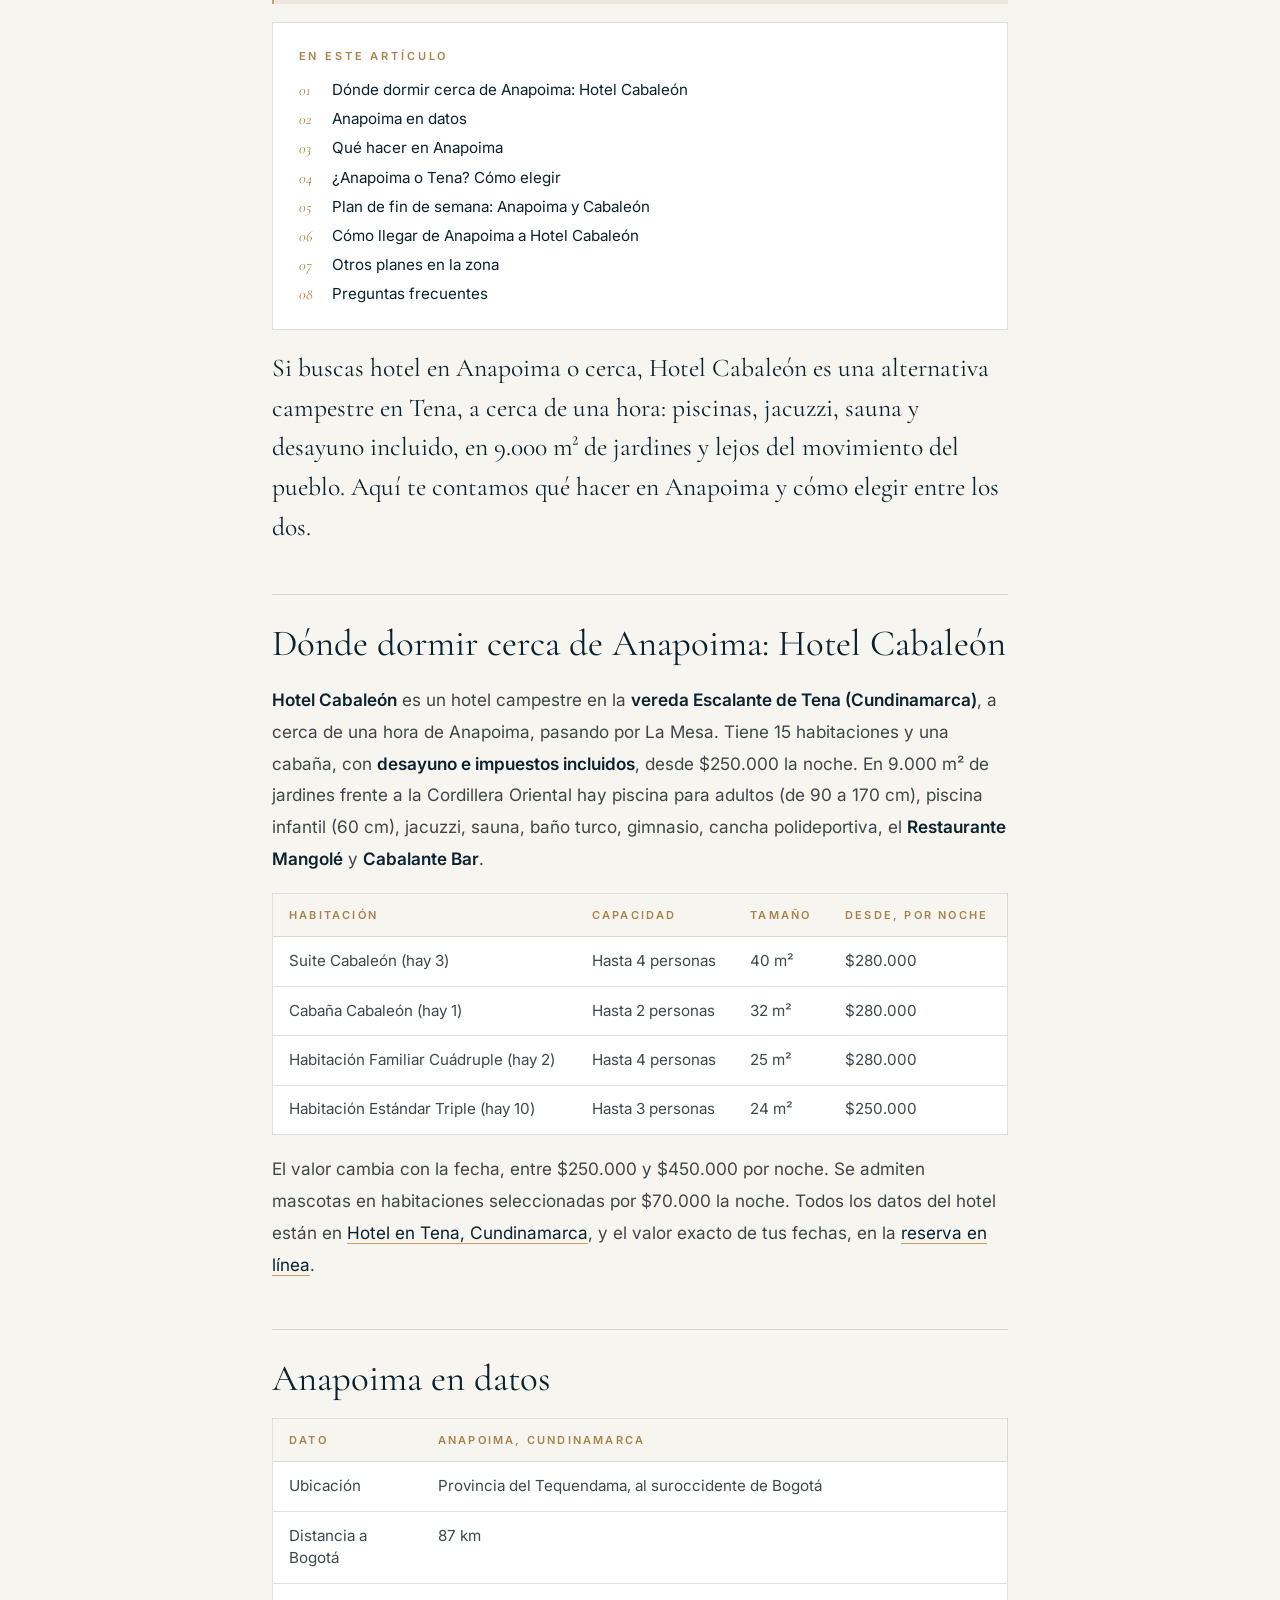
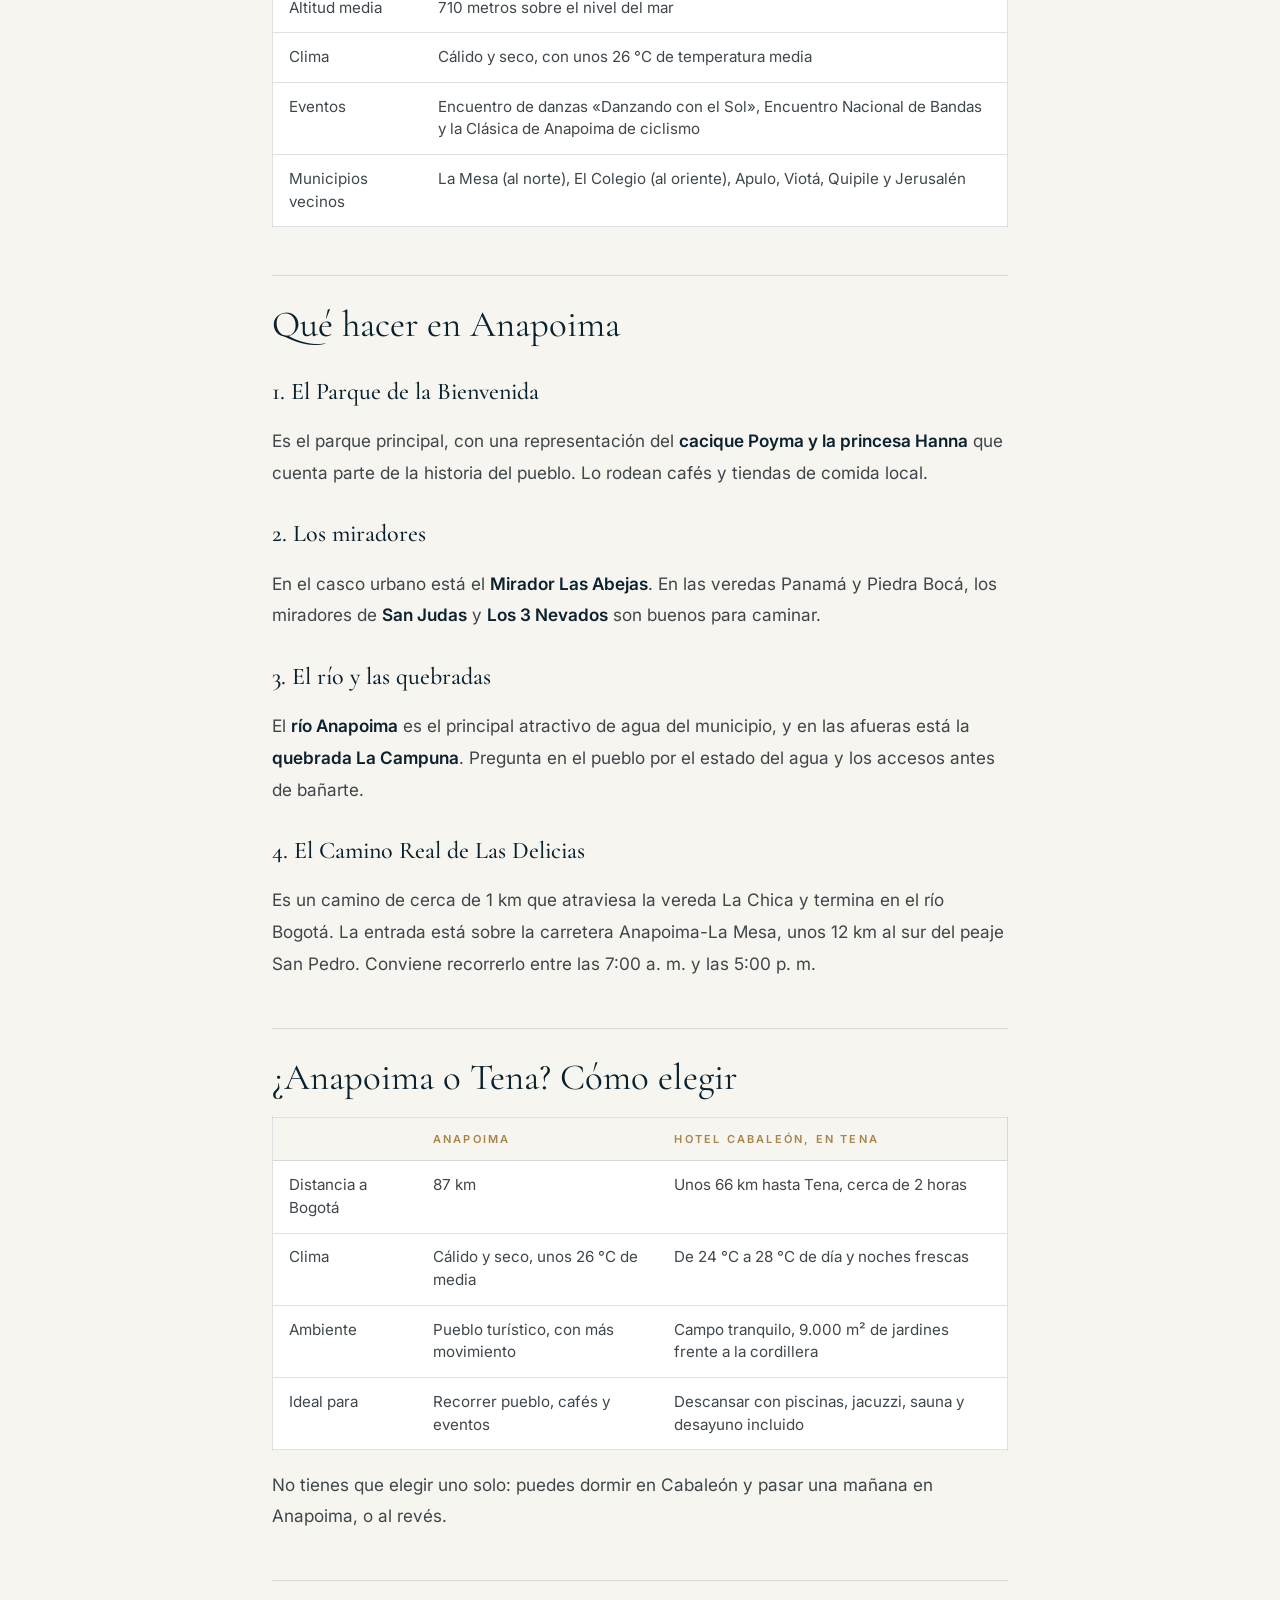
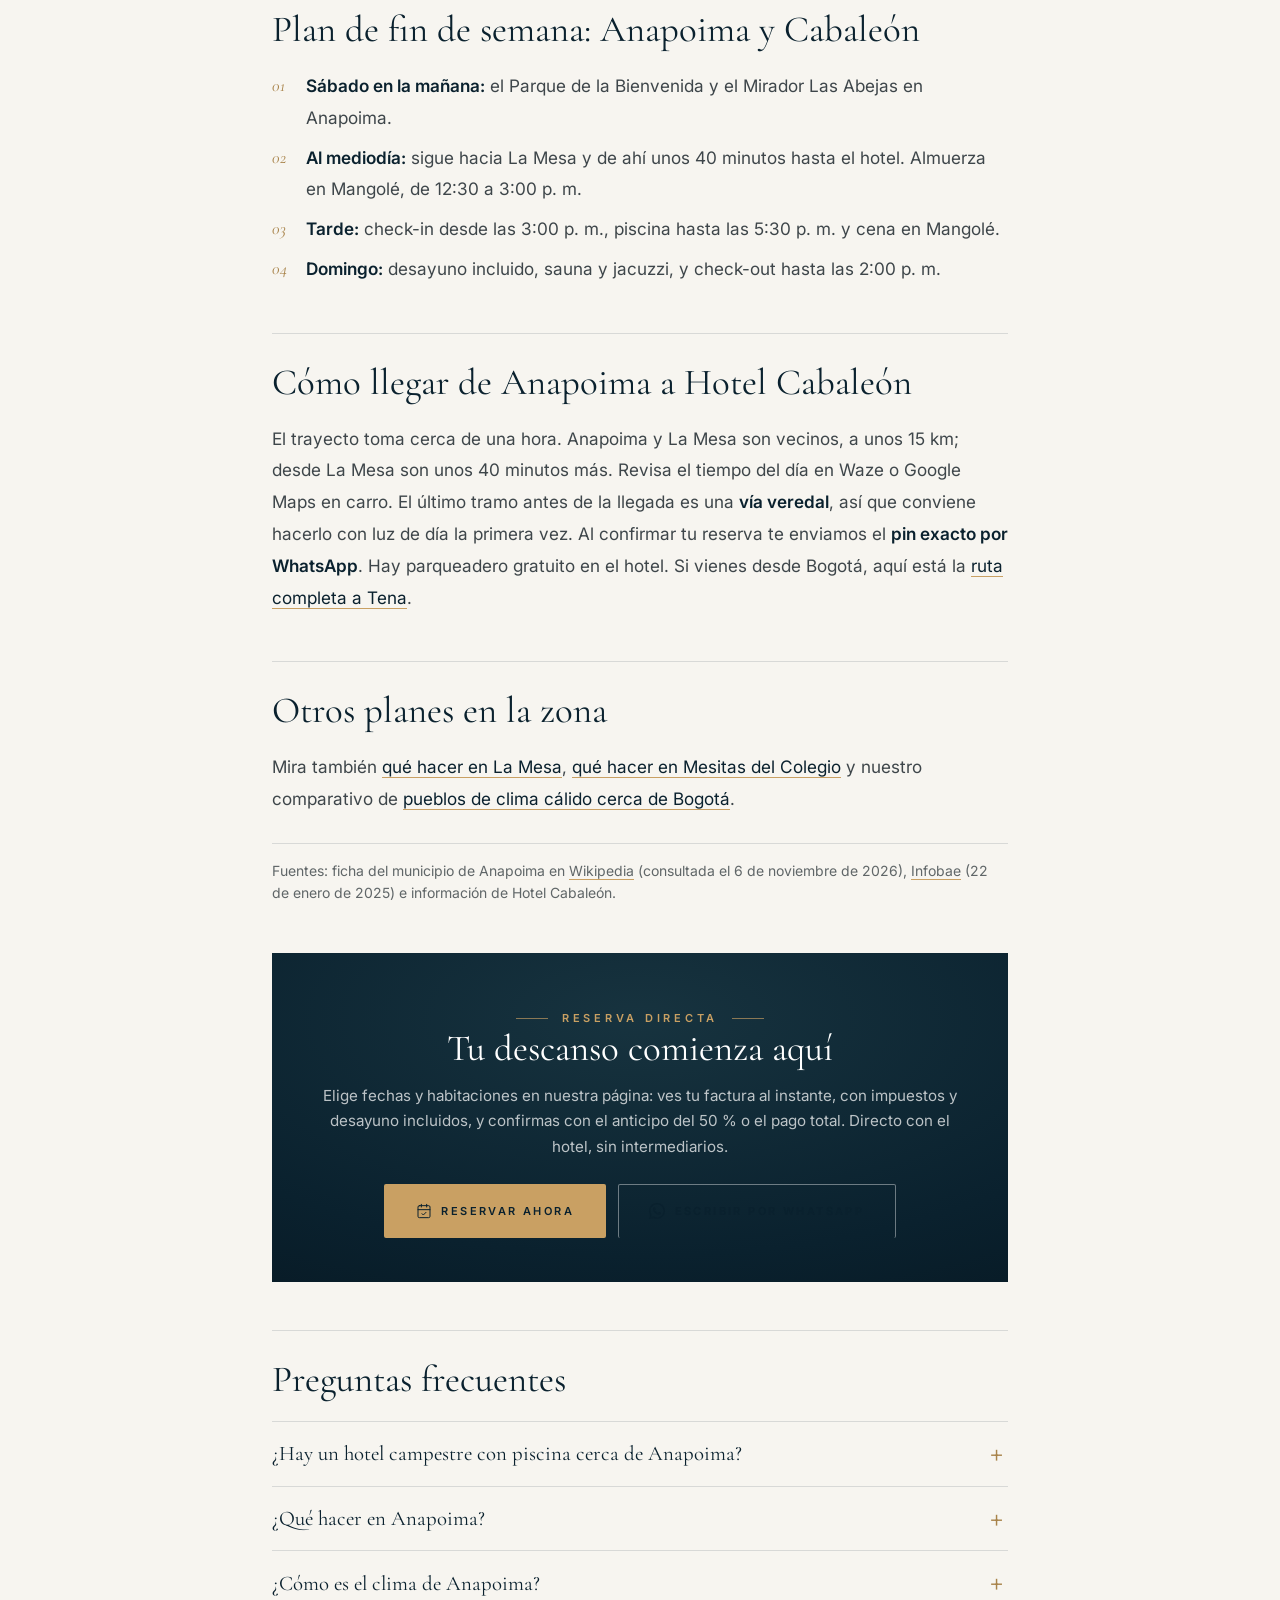
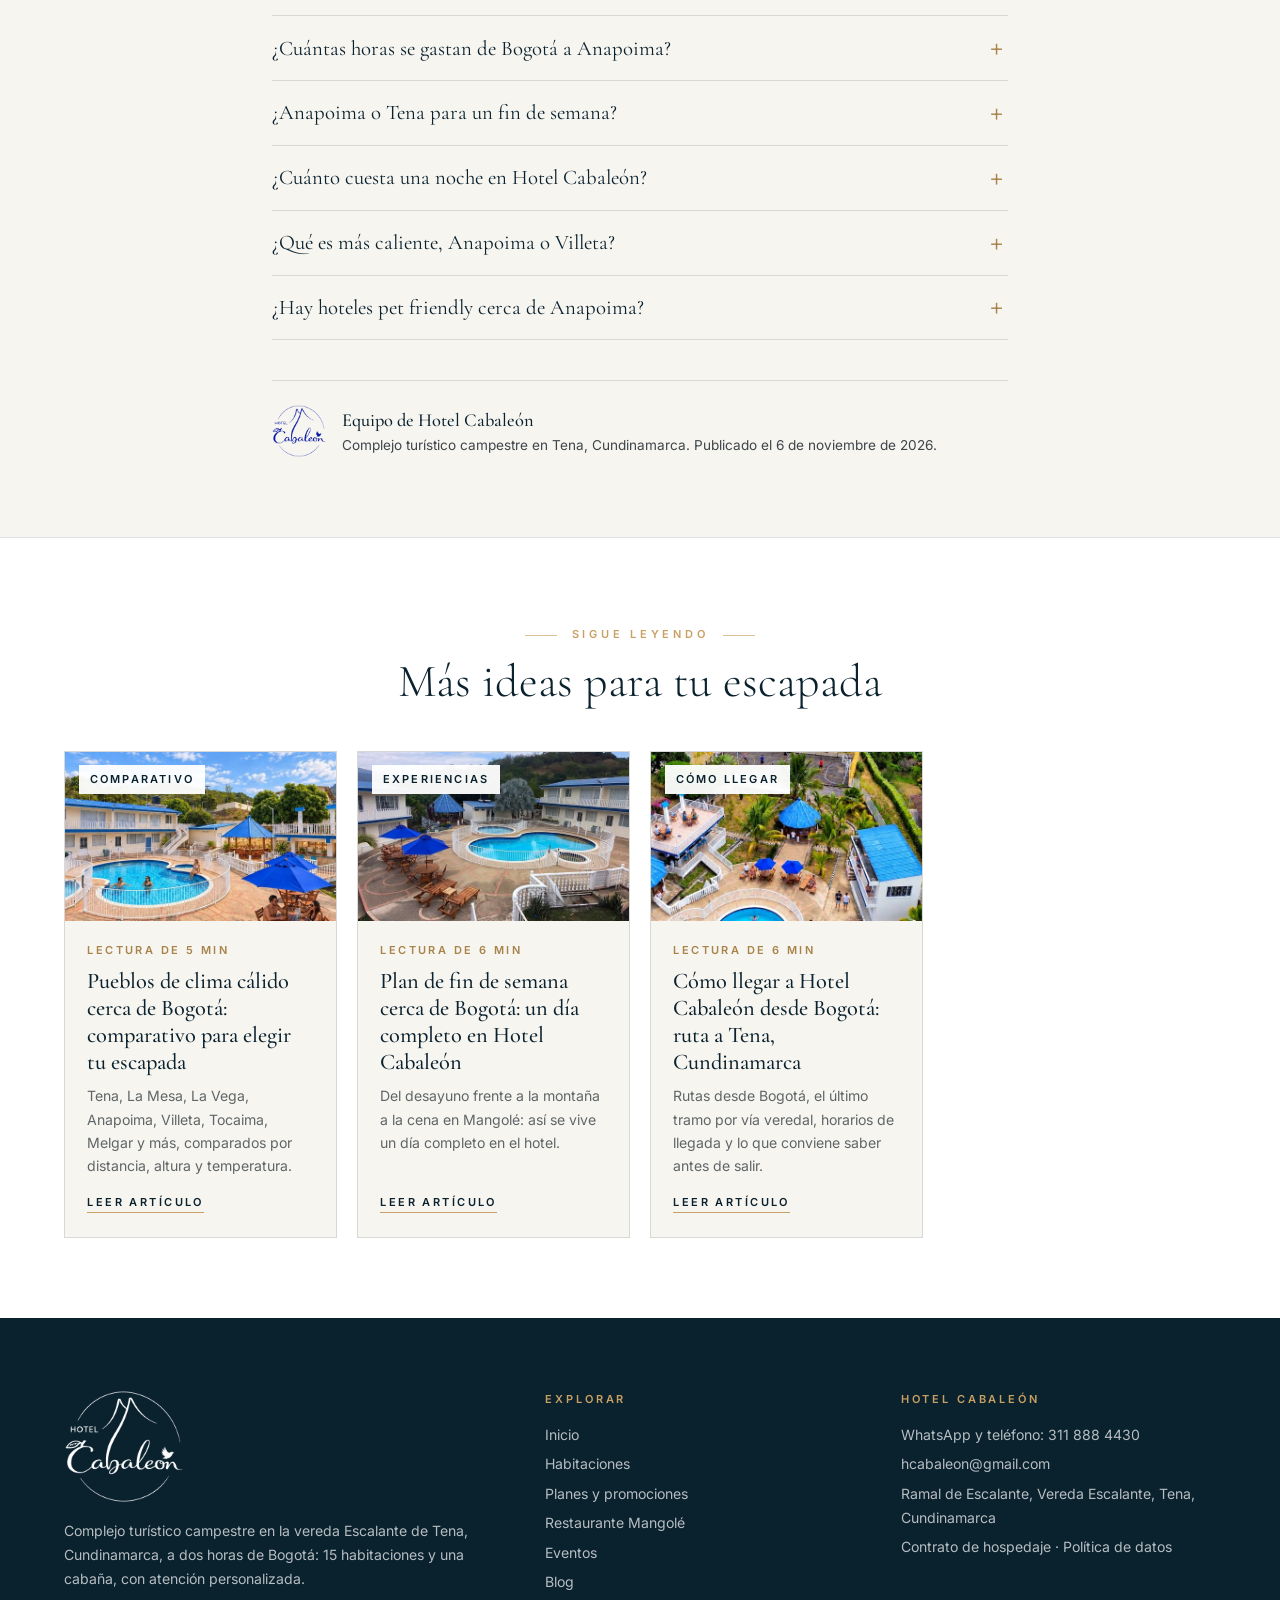
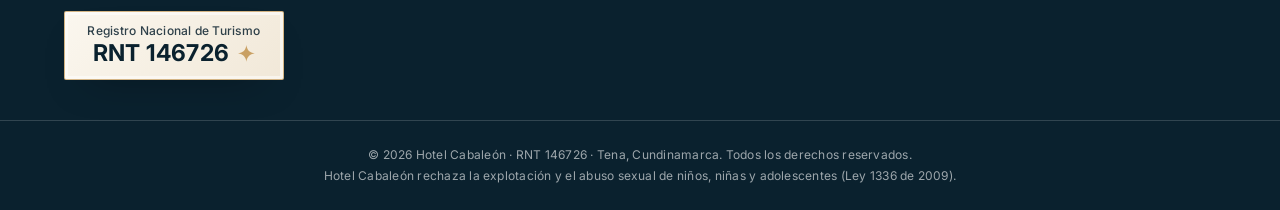
<file: blog-hotel-cerca-de-anapoima.html>
<!DOCTYPE html>
<html lang="es-CO">
<head>
    <meta charset="UTF-8">
    <meta name="viewport" content="width=device-width, initial-scale=1.0">
    <title>Hotel cerca de Anapoima: alternativa campestre en Tena | Hotel Cabaleón</title>
    <meta name="description" content="¿Hotel en Anapoima o cerca? Hotel Cabaleón, en Tena, queda a cerca de una hora: piscinas, jacuzzi, desayuno incluido y campo tranquilo. Qué hacer en Anapoima y cómo elegir.">
    <meta name="robots" content="index, follow, max-image-preview:large">
    <link rel="canonical" href="https://www.cabaleonhotel.com/blog-hotel-cerca-de-anapoima.html">
    <meta name="theme-color" content="#0A212E">
    <link rel="icon" type="image/png" href="favicon.png">
    <link rel="apple-touch-icon" href="apple-touch-icon.png">

    <!-- Open Graph y redes -->
    <meta property="og:type" content="article">
    <meta property="og:locale" content="es_CO">
    <meta property="og:site_name" content="Hotel Cabaleón">
    <meta property="og:title" content="Hotel cerca de Anapoima: una alternativa campestre en Tena">
    <meta property="og:description" content="¿Hotel en Anapoima o cerca? Hotel Cabaleón, en Tena, queda a cerca de una hora: piscinas, jacuzzi, desayuno incluido y campo tranquilo. Qué hacer en Anapoima y cómo elegir.">
    <meta property="og:url" content="https://www.cabaleonhotel.com/blog-hotel-cerca-de-anapoima.html">
    <meta property="og:image" content="https://www.cabaleonhotel.com/blog-cerca-de-anapoima.jpg">
    <meta property="og:image:width" content="961">
    <meta property="og:image:height" content="540">
    <meta property="og:image:alt" content="Piscina para adultos y jacuzzi de Hotel Cabaleón con parasoles azules, edificios de dos pisos y montañas al fondo en Tena">
    <meta property="article:published_time" content="2026-11-06">
    <meta property="article:modified_time" content="2026-11-06">
    <meta property="article:section" content="Cerca de Cabaleón">
    <meta name="twitter:card" content="summary_large_image">

    <link rel="preconnect" href="https://fonts.googleapis.com">
    <link rel="preconnect" href="https://fonts.gstatic.com" crossorigin>
    <link href="https://fonts.googleapis.com/css2?family=Cormorant+Garamond:ital,wght@0,300;0,400;0,500;1,300;1,400&family=Inter:wght@300;400;500;600&display=swap" rel="stylesheet">
    <link rel="stylesheet" href="blog.css">
    <link rel="preload" as="image" href="blog-cerca-de-anapoima.jpg">

    <script type="application/ld+json">
{
  "@context": "https://schema.org",
  "@graph": [
    {
      "@type": "BlogPosting",
      "@id": "https://www.cabaleonhotel.com/blog-hotel-cerca-de-anapoima.html#articulo",
      "headline": "Hotel cerca de Anapoima: una alternativa campestre en Tena",
      "description": "¿Hotel en Anapoima o cerca? Hotel Cabaleón, en Tena, queda a cerca de una hora: piscinas, jacuzzi, desayuno incluido y campo tranquilo. Qué hacer en Anapoima y cómo elegir.",
      "image": {
        "@type": "ImageObject",
        "url": "https://www.cabaleonhotel.com/blog-cerca-de-anapoima.jpg",
        "width": 961,
        "height": 540
      },
      "datePublished": "2026-11-06",
      "dateModified": "2026-11-06",
      "inLanguage": "es-CO",
      "author": {
        "@id": "https://www.cabaleonhotel.com/#organizacion"
      },
      "publisher": {
        "@id": "https://www.cabaleonhotel.com/#organizacion"
      },
      "mainEntityOfPage": {
        "@type": "WebPage",
        "@id": "https://www.cabaleonhotel.com/blog-hotel-cerca-de-anapoima.html"
      },
      "isPartOf": {
        "@type": "Blog",
        "@id": "https://www.cabaleonhotel.com/blog.html#blog",
        "name": "Blog de Hotel Cabaleón"
      },
      "articleSection": "Cerca de Cabaleón",
      "keywords": [
        "hotel cerca de Anapoima",
        "hoteles en Anapoima",
        "qué hacer en Anapoima",
        "Anapoima clima",
        "hotel campestre cerca de Anapoima",
        "Anapoima o Tena"
      ],
      "wordCount": 970,
      "about": {
        "@type": "Hotel",
        "@id": "https://www.cabaleonhotel.com/#hotel",
        "name": "Hotel Cabaleón"
      }
    },
    {
      "@type": "Organization",
      "@id": "https://www.cabaleonhotel.com/#organizacion",
      "name": "Hotel Cabaleón",
      "url": "https://www.cabaleonhotel.com/",
      "logo": {
        "@type": "ImageObject",
        "url": "https://www.cabaleonhotel.com/logo-azul.png",
        "width": 640,
        "height": 607
      },
      "telephone": "+57 311 888 4430",
      "email": "hcabaleon@gmail.com",
      "sameAs": [
        "https://www.instagram.com/cabaleonhoteltena/",
        "https://www.facebook.com/p/Hotel-Cabale%C3%B3n-61590948779933/",
        "https://www.tiktok.com/@hotelcabaleon",
        "https://www.youtube.com/channel/UCIRMiAbiIO9L_ZY6kxFHxnQ"
      ]
    },
    {
      "@type": "BreadcrumbList",
      "itemListElement": [
        {
          "@type": "ListItem",
          "position": 1,
          "name": "Inicio",
          "item": "https://www.cabaleonhotel.com/"
        },
        {
          "@type": "ListItem",
          "position": 2,
          "name": "Blog",
          "item": "https://www.cabaleonhotel.com/blog.html"
        },
        {
          "@type": "ListItem",
          "position": 3,
          "name": "Hotel cerca de Anapoima: una alternativa campestre en Tena",
          "item": "https://www.cabaleonhotel.com/blog-hotel-cerca-de-anapoima.html"
        }
      ]
    },
    {
      "@type": "FAQPage",
      "mainEntity": [
        {
          "@type": "Question",
          "name": "¿Hay un hotel campestre con piscina cerca de Anapoima?",
          "acceptedAnswer": {
            "@type": "Answer",
            "text": "Sí. Hotel Cabaleón, en la vereda Escalante de Tena, queda a cerca de una hora de Anapoima, pasando por La Mesa. Tiene piscinas, jacuzzi, sauna, turco y desayuno incluido."
          }
        },
        {
          "@type": "Question",
          "name": "¿Qué hacer en Anapoima?",
          "acceptedAnswer": {
            "@type": "Answer",
            "text": "Visitar el Parque de la Bienvenida, subir a los miradores Las Abejas, San Judas y Los 3 Nevados, conocer el río Anapoima y la quebrada La Campuna y recorrer el Camino Real de Las Delicias."
          }
        },
        {
          "@type": "Question",
          "name": "¿Cómo es el clima de Anapoima?",
          "acceptedAnswer": {
            "@type": "Answer",
            "text": "Cálido y seco, con unos 26 °C de temperatura media. Está a 710 metros de altura."
          }
        },
        {
          "@type": "Question",
          "name": "¿Cuántas horas se gastan de Bogotá a Anapoima?",
          "acceptedAnswer": {
            "@type": "Answer",
            "text": "Anapoima está a 87 km de Bogotá, al suroccidente. El tiempo depende del tráfico a la salida de la ciudad, así que conviene revisarlo en Waze o Google Maps."
          }
        },
        {
          "@type": "Question",
          "name": "¿Anapoima o Tena para un fin de semana?",
          "acceptedAnswer": {
            "@type": "Answer",
            "text": "Anapoima es mejor si quieres pueblo y movimiento; Tena, si buscas campo y tranquilidad. Hotel Cabaleón permite dormir en el campo y visitar Anapoima en una mañana."
          }
        },
        {
          "@type": "Question",
          "name": "¿Cuánto cuesta una noche en Hotel Cabaleón?",
          "acceptedAnswer": {
            "@type": "Answer",
            "text": "Entre $250.000 y $450.000 por noche, según la habitación y la fecha, con desayuno e impuestos incluidos."
          }
        },
        {
          "@type": "Question",
          "name": "¿Qué es más caliente, Anapoima o Villeta?",
          "acceptedAnswer": {
            "@type": "Answer",
            "text": "Anapoima suele ser algo más caliente: está a 710 metros de altura y su temperatura media ronda los 26 °C, mientras Villeta está a 850 metros, con 24 °C a 25 °C."
          }
        },
        {
          "@type": "Question",
          "name": "¿Hay hoteles pet friendly cerca de Anapoima?",
          "acceptedAnswer": {
            "@type": "Answer",
            "text": "Sí. Hotel Cabaleón, a cerca de una hora de Anapoima, admite mascotas en habitaciones seleccionadas, previa reserva, por $70.000 por mascota y por noche."
          }
        }
      ]
    }
  ]
}
    </script>
</head>
<body data-pagina="blog/cerca-de-anapoima" data-articulo="cerca-de-anapoima">
    <header class="cabecera">
        <div class="envoltura">
            <a href="index.html" class="cabecera-logo" aria-label="Hotel Cabaleón, ir al inicio"><img src="logo-azul.png" alt="Hotel Cabaleón" width="640" height="607"></a>
            <nav aria-label="Principal">
                <a href="index.html#habitaciones" class="enlace solo-amplio">Habitaciones</a>
                <a href="index.html#planes" class="enlace solo-amplio">Planes</a>
                <a href="blog.html" class="enlace">Blog</a>
                <a href="index.html#reservar" class="boton boton-tinta">Reservar</a>
            </nav>
        </div>
    </header>

    <main>
        <article>
            <header class="portada">
                <img class="portada-foto" src="blog-cerca-de-anapoima.jpg" alt="" width="961" height="540" fetchpriority="high">
                <div class="columna">
                    <nav aria-label="Ruta de navegación">
                        <ol class="migas">
                            <li><a href="index.html">Inicio</a></li>
                            <li><a href="blog.html">Blog</a></li>
                            <li aria-current="page">Anapoima</li>
                        </ol>
                    </nav>
                    <span class="ceja centrada">Anapoima</span>
                    <h1>Hotel cerca de Anapoima: una alternativa campestre en Tena</h1>
                    <p class="bajada">Anapoima es uno de los destinos de clima cálido más buscados cerca de Bogotá. Aquí tienes qué hacer allí, cómo se compara con Tena y por qué Cabaleón es una opción si buscas campo y silencio.</p>
                    <p class="datos-articulo"><span><time datetime="2026-11-06">6 de noviembre de 2026</time></span><span>Lectura de 7 min</span><span>Hotel Cabaleón</span></p>
                </div>
            </header>

            <figure class="foto-principal">
                <img src="blog-cerca-de-anapoima.jpg" alt="Piscina para adultos y jacuzzi de Hotel Cabaleón con parasoles azules, edificios de dos pisos y montañas al fondo en Tena" width="961" height="540">
                <figcaption>Piscinas de Hotel Cabaleón en la vereda Escalante de Tena, a cerca de una hora de Anapoima.</figcaption>
            </figure>

            <div class="columna articulo" data-texto>
                <aside class="resumen" aria-label="En resumen">
                    <p class="titulo-caja">En resumen</p>
                    <ul><li><strong>Anapoima</strong> está a <strong>87 km de Bogotá</strong>, a 710 metros de altura, con clima <strong>cálido y seco</strong> y unos 26 °C de temperatura media.</li><li><strong>Hotel Cabaleón</strong>, en Tena, queda a <strong>cerca de una hora</strong>, pasando por La Mesa.</li><li>En Anapoima: el <strong>Parque de la Bienvenida</strong>, los miradores, el río y el <strong>Camino Real de Las Delicias</strong>.</li><li>Elige Anapoima si quieres pueblo y movimiento; elige Cabaleón si buscas <strong>campo, piscinas y desayuno incluido</strong> en un lugar tranquilo.</li></ul>
                </aside>
                <nav class="indice" aria-label="Contenido del artículo">
                    <p>En este artículo</p>
                    <ol><li><a href="#donde-dormir">Dónde dormir cerca de Anapoima: Hotel Cabaleón</a></li><li><a href="#anapoima-en-datos">Anapoima en datos</a></li><li><a href="#que-hacer">Qué hacer en Anapoima</a></li><li><a href="#anapoima-o-tena">¿Anapoima o Tena? Cómo elegir</a></li><li><a href="#plan">Plan de fin de semana: Anapoima y Cabaleón</a></li><li><a href="#como-llegar">Cómo llegar de Anapoima a Hotel Cabaleón</a></li><li><a href="#cerca">Otros planes en la zona</a></li><li><a href="#preguntas">Preguntas frecuentes</a></li></ol>
                </nav>

<p class="entrada">Si buscas hotel en Anapoima o cerca, Hotel Cabaleón es una alternativa campestre en Tena, a cerca de una hora: piscinas, jacuzzi, sauna y desayuno incluido, en 9.000 m² de jardines y lejos del movimiento del pueblo. Aquí te contamos qué hacer en Anapoima y cómo elegir entre los dos.</p>

<h2 id="donde-dormir">Dónde dormir cerca de Anapoima: Hotel Cabaleón</h2>
<p><strong>Hotel Cabaleón</strong> es un hotel campestre en la <strong>vereda Escalante de Tena (Cundinamarca)</strong>, a cerca de una hora de Anapoima, pasando por La Mesa. Tiene 15 habitaciones y una cabaña, con <strong>desayuno e impuestos incluidos</strong>, desde <span data-tarifa="desde">$250.000</span> la noche. En 9.000 m² de jardines frente a la Cordillera Oriental hay piscina para adultos (de 90 a 170 cm), piscina infantil (60 cm), jacuzzi, sauna, baño turco, gimnasio, cancha polideportiva, el <strong>Restaurante Mangolé</strong> y <strong>Cabalante Bar</strong>.</p>
<div class="tabla-envoltura"><table class="tabla">
<thead><tr><th>Habitación</th><th>Capacidad</th><th>Tamaño</th><th>Desde, por noche</th></tr></thead>
<tbody>
<tr><td>Suite Cabaleón (hay 3)</td><td>Hasta 4 personas</td><td>40 m²</td><td><span data-tarifa-hab="suite">$280.000</span></td></tr>
<tr><td>Cabaña Cabaleón (hay 1)</td><td>Hasta 2 personas</td><td>32 m²</td><td><span data-tarifa-hab="cabana">$280.000</span></td></tr>
<tr><td>Habitación Familiar Cuádruple (hay 2)</td><td>Hasta 4 personas</td><td>25 m²</td><td><span data-tarifa-hab="cuadruple">$280.000</span></td></tr>
<tr><td>Habitación Estándar Triple (hay 10)</td><td>Hasta 3 personas</td><td>24 m²</td><td><span data-tarifa-hab="triple">$250.000</span></td></tr>
</tbody></table></div>
<p>El valor cambia con la fecha, entre <span data-tarifa="desde">$250.000</span> y <span data-tarifa="hasta">$450.000</span> por noche. Se admiten mascotas en habitaciones seleccionadas por <span data-tarifa="mascota">$70.000</span> la noche. Todos los datos del hotel están en <a href="hotel-en-tena-cundinamarca.html">Hotel en Tena, Cundinamarca</a>, y el valor exacto de tus fechas, en la <a href="index.html#reservar">reserva en línea</a>.</p>

<h2 id="anapoima-en-datos">Anapoima en datos</h2>
<div class="tabla-envoltura"><table class="tabla">
<thead><tr><th>Dato</th><th>Anapoima, Cundinamarca</th></tr></thead>
<tbody>
<tr><td>Ubicación</td><td>Provincia del Tequendama, al suroccidente de Bogotá</td></tr>
<tr><td>Distancia a Bogotá</td><td>87 km</td></tr>
<tr><td>Altitud media</td><td>710 metros sobre el nivel del mar</td></tr>
<tr><td>Clima</td><td>Cálido y seco, con unos 26 °C de temperatura media</td></tr>
<tr><td>Eventos</td><td>Encuentro de danzas «Danzando con el Sol», Encuentro Nacional de Bandas y la Clásica de Anapoima de ciclismo</td></tr>
<tr><td>Municipios vecinos</td><td>La Mesa (al norte), El Colegio (al oriente), Apulo, Viotá, Quipile y Jerusalén</td></tr>
</tbody></table></div>

<h2 id="que-hacer">Qué hacer en Anapoima</h2>
<h3>1. El Parque de la Bienvenida</h3>
<p>Es el parque principal, con una representación del <strong>cacique Poyma y la princesa Hanna</strong> que cuenta parte de la historia del pueblo. Lo rodean cafés y tiendas de comida local.</p>
<h3>2. Los miradores</h3>
<p>En el casco urbano está el <strong>Mirador Las Abejas</strong>. En las veredas Panamá y Piedra Bocá, los miradores de <strong>San Judas</strong> y <strong>Los 3 Nevados</strong> son buenos para caminar.</p>
<h3>3. El río y las quebradas</h3>
<p>El <strong>río Anapoima</strong> es el principal atractivo de agua del municipio, y en las afueras está la <strong>quebrada La Campuna</strong>. Pregunta en el pueblo por el estado del agua y los accesos antes de bañarte.</p>
<h3>4. El Camino Real de Las Delicias</h3>
<p>Es un camino de cerca de 1 km que atraviesa la vereda La Chica y termina en el río Bogotá. La entrada está sobre la carretera Anapoima-La Mesa, unos 12 km al sur del peaje San Pedro. Conviene recorrerlo entre las 7:00 a. m. y las 5:00 p. m.</p>

<h2 id="anapoima-o-tena">¿Anapoima o Tena? Cómo elegir</h2>
<div class="tabla-envoltura"><table class="tabla">
<thead><tr><th></th><th>Anapoima</th><th>Hotel Cabaleón, en Tena</th></tr></thead>
<tbody>
<tr><td>Distancia a Bogotá</td><td>87 km</td><td>Unos 66 km hasta Tena, cerca de 2 horas</td></tr>
<tr><td>Clima</td><td>Cálido y seco, unos 26 °C de media</td><td>De 24 °C a 28 °C de día y noches frescas</td></tr>
<tr><td>Ambiente</td><td>Pueblo turístico, con más movimiento</td><td>Campo tranquilo, 9.000 m² de jardines frente a la cordillera</td></tr>
<tr><td>Ideal para</td><td>Recorrer pueblo, cafés y eventos</td><td>Descansar con piscinas, jacuzzi, sauna y desayuno incluido</td></tr>
</tbody></table></div>
<p>No tienes que elegir uno solo: puedes dormir en Cabaleón y pasar una mañana en Anapoima, o al revés.</p>

<h2 id="plan">Plan de fin de semana: Anapoima y Cabaleón</h2>
<ol>
<li><strong>Sábado en la mañana:</strong> el Parque de la Bienvenida y el Mirador Las Abejas en Anapoima.</li>
<li><strong>Al mediodía:</strong> sigue hacia La Mesa y de ahí unos 40 minutos hasta el hotel. Almuerza en Mangolé, de 12:30 a 3:00 p. m.</li>
<li><strong>Tarde:</strong> check-in desde las 3:00 p. m., piscina hasta las 5:30 p. m. y cena en Mangolé.</li>
<li><strong>Domingo:</strong> desayuno incluido, sauna y jacuzzi, y check-out hasta las 2:00 p. m.</li>
</ol>

<h2 id="como-llegar">Cómo llegar de Anapoima a Hotel Cabaleón</h2>
<p>El trayecto toma cerca de una hora. Anapoima y La Mesa son vecinos, a unos 15 km; desde La Mesa son unos 40 minutos más. Revisa el tiempo del día en Waze o Google Maps en carro. El último tramo antes de la llegada es una <strong>vía veredal</strong>, así que conviene hacerlo con luz de día la primera vez. Al confirmar tu reserva te enviamos el <strong>pin exacto por WhatsApp</strong>. Hay parqueadero gratuito en el hotel. Si vienes desde Bogotá, aquí está la <a href="blog-como-llegar-a-tena-desde-bogota.html">ruta completa a Tena</a>.</p>

<h2 id="cerca">Otros planes en la zona</h2>
<p>Mira también <a href="blog-hotel-cerca-de-la-mesa-cundinamarca.html">qué hacer en La Mesa</a>, <a href="blog-hotel-cerca-de-mesitas-del-colegio.html">qué hacer en Mesitas del Colegio</a> y nuestro comparativo de <a href="blog-pueblos-de-clima-calido-cerca-de-bogota.html">pueblos de clima cálido cerca de Bogotá</a>.</p>
<p class="fuentes">Fuentes: ficha del municipio de Anapoima en <a href="https://es.wikipedia.org/wiki/Anapoima" target="_blank" rel="noopener">Wikipedia</a> (consultada el 6 de noviembre de 2026), <a href="https://www.infobae.com/colombia/2025/01/22/estas-son-las-actividades-que-puede-hacer-en-anapoima-considerado-el-municipio-con-mejor-clima-en-colombia/" target="_blank" rel="noopener">Infobae</a> (22 de enero de 2025) e información de Hotel Cabaleón.</p>

                <section class="llamado" aria-label="Reservar en Hotel Cabaleón">
                    <span class="ceja centrada">Reserva directa</span>
                    <h2>Tu descanso comienza aquí</h2>
                    <p>Elige fechas y habitaciones en nuestra página: ves tu factura al instante, con impuestos y desayuno incluidos, y confirmas con el anticipo del 50 % o el pago total. Directo con el hotel, sin intermediarios.</p>
                    <div class="acciones">
                        <a href="index.html#reservar" class="boton boton-dorado"><svg viewBox="0 0 24 24" fill="none" stroke="currentColor" stroke-width="1.5" stroke-linecap="round" stroke-linejoin="round" aria-hidden="true"><rect x="3" y="4" width="18" height="18" rx="2"/><path d="M16 2v4M8 2v4M3 10h18M9 16l2 2 4-4"/></svg> Reservar ahora</a>
                        <a href="https://wa.me/573118884430?text=%C2%A1Hola!%20Le%C3%AD%20el%20art%C3%ADculo%20%C2%ABHotel%20cerca%20de%20Anapoima%3A%20una%20alternativa%20campestre%20en%20Tena%C2%BB%20y%20quiero%20m%C3%A1s%20informaci%C3%B3n." target="_blank" rel="noopener" class="boton boton-claro"><svg viewBox="0 0 16 16" fill="currentColor" aria-hidden="true"><path d="M13.601 2.326A7.854 7.854 0 0 0 7.994 0C3.627 0 .068 3.558.064 7.926c0 1.399.366 2.76 1.057 3.965L0 16l4.204-1.102a7.933 7.933 0 0 0 3.79.965h.004c4.368 0 7.926-3.558 7.93-7.93A7.898 7.898 0 0 0 13.6 2.326zM7.994 14.521a6.573 6.573 0 0 1-3.356-.92l-.24-.144-2.494.654.666-2.433-.156-.251a6.56 6.56 0 0 1-1.007-3.505c0-3.626 2.957-6.584 6.591-6.584a6.56 6.56 0 0 1 4.66 1.931 6.557 6.557 0 0 1 1.928 4.66c-.004 3.639-2.961 6.592-6.592 6.592zm3.615-4.934c-.197-.099-1.17-.578-1.353-.646-.182-.065-.315-.099-.445.099-.133.197-.513.646-.627.775-.114.133-.232.148-.43.05-.197-.1-.836-.308-1.592-.985-.59-.525-.985-1.175-1.103-1.372-.114-.198-.011-.304.088-.403.087-.088.197-.232.296-.346.1-.114.133-.198.198-.33.065-.134.034-.248-.015-.347-.05-.099-.445-1.076-.612-1.47-.16-.389-.323-.335-.445-.34-.114-.007-.247-.007-.38-.007a.729.729 0 0 0-.529.247c-.182.198-.691.677-.691 1.654 0 .977.71 1.916.81 2.049.098.133 1.394 2.132 3.383 2.992.47.205.84.326 1.129.418.475.152.904.129 1.246.08.38-.058 1.171-.48 1.338-.943.164-.464.164-.86.114-.943-.049-.084-.182-.133-.38-.232z"/></svg> Escribir por WhatsApp</a>
                    </div>
                </section>

                <h2 id="preguntas">Preguntas frecuentes</h2>
                <div class="preguntas"><details><summary>¿Hay un hotel campestre con piscina cerca de Anapoima?</summary><p>Sí. Hotel Cabaleón, en la vereda Escalante de Tena, queda a cerca de una hora de Anapoima, pasando por La Mesa. Tiene piscinas, jacuzzi, sauna, turco y desayuno incluido.</p></details><details><summary>¿Qué hacer en Anapoima?</summary><p>Visitar el Parque de la Bienvenida, subir a los miradores Las Abejas, San Judas y Los 3 Nevados, conocer el río Anapoima y la quebrada La Campuna y recorrer el Camino Real de Las Delicias.</p></details><details><summary>¿Cómo es el clima de Anapoima?</summary><p>Cálido y seco, con unos 26 °C de temperatura media. Está a 710 metros de altura.</p></details><details><summary>¿Cuántas horas se gastan de Bogotá a Anapoima?</summary><p>Anapoima está a 87 km de Bogotá, al suroccidente. El tiempo depende del tráfico a la salida de la ciudad, así que conviene revisarlo en Waze o Google Maps.</p></details><details><summary>¿Anapoima o Tena para un fin de semana?</summary><p>Anapoima es mejor si quieres pueblo y movimiento; Tena, si buscas campo y tranquilidad. Hotel Cabaleón permite dormir en el campo y visitar Anapoima en una mañana.</p></details><details><summary>¿Cuánto cuesta una noche en Hotel Cabaleón?</summary><p>Entre <span data-tarifa="desde">$250.000</span> y <span data-tarifa="hasta">$450.000</span> por noche, según la habitación y la fecha, con desayuno e impuestos incluidos.</p></details><details><summary>¿Qué es más caliente, Anapoima o Villeta?</summary><p>Anapoima suele ser algo más caliente: está a 710 metros de altura y su temperatura media ronda los 26 °C, mientras Villeta está a 850 metros, con 24 °C a 25 °C.</p></details><details><summary>¿Hay hoteles pet friendly cerca de Anapoima?</summary><p>Sí. Hotel Cabaleón, a cerca de una hora de Anapoima, admite mascotas en habitaciones seleccionadas, previa reserva, por <span data-tarifa="mascota">$70.000</span> por mascota y por noche.</p></details></div>

                <div class="firma">
                    <img src="logo-azul.png" alt="" width="640" height="607" loading="lazy">
                    <p><strong>Equipo de Hotel Cabaleón</strong>Complejo turístico campestre en Tena, Cundinamarca. Publicado el <time datetime="2026-11-06">6 de noviembre de 2026</time>.</p>
                </div>
            </div>
        </article>

        <section class="seccion-tarjetas" aria-labelledby="relacionados">
            <div class="envoltura">
                <div class="cabeza">
                    <span class="ceja centrada">Sigue leyendo</span>
                    <h2 id="relacionados">Más ideas para tu escapada</h2>
                </div>
                <div class="tarjetas"><a class="tarjeta" href="blog-pueblos-de-clima-calido-cerca-de-bogota.html" data-articulo="pueblos-clima-calido"><span class="tarjeta-foto"><img src="blog-pueblos-clima-calido-sm.jpg" alt="Huéspedes en la piscina de Hotel Cabaleón con parasoles azules y asoleadoras, clima cálido en Tena" width="640" height="360" loading="lazy"><span class="tarjeta-categoria">Comparativo</span></span><span class="tarjeta-cuerpo"><span class="tarjeta-meta">Lectura de 5 min</span><h2>Pueblos de clima cálido cerca de Bogotá: comparativo para elegir tu escapada</h2><p>Tena, La Mesa, La Vega, Anapoima, Villeta, Tocaima, Melgar y más, comparados por distancia, altura y temperatura.</p><span class="tarjeta-leer">Leer artículo</span></span></a><a class="tarjeta" href="blog-plan-fin-de-semana-cerca-de-bogota.html" data-articulo="plan-fin-de-semana"><span class="tarjeta-foto"><img src="blog-plan-fin-de-semana-sm.jpg" alt="Piscinas de Hotel Cabaleón con parasoles azules, asoleadoras y montañas al fondo en Tena, Cundinamarca" width="640" height="360" loading="lazy"><span class="tarjeta-categoria">Experiencias</span></span><span class="tarjeta-cuerpo"><span class="tarjeta-meta">Lectura de 6 min</span><h2>Plan de fin de semana cerca de Bogotá: un día completo en Hotel Cabaleón</h2><p>Del desayuno frente a la montaña a la cena en Mangolé: así se vive un día completo en el hotel.</p><span class="tarjeta-leer">Leer artículo</span></span></a><a class="tarjeta" href="blog-como-llegar-a-tena-desde-bogota.html" data-articulo="como-llegar"><span class="tarjeta-foto"><img src="blog-como-llegar-sm.jpg" alt="Vista aérea de Hotel Cabaleón en Tena, Cundinamarca: kioscos, terraza, piscina y jardines entre montañas" width="640" height="360" loading="lazy"><span class="tarjeta-categoria">Cómo llegar</span></span><span class="tarjeta-cuerpo"><span class="tarjeta-meta">Lectura de 6 min</span><h2>Cómo llegar a Hotel Cabaleón desde Bogotá: ruta a Tena, Cundinamarca</h2><p>Rutas desde Bogotá, el último tramo por vía veredal, horarios de llegada y lo que conviene saber antes de salir.</p><span class="tarjeta-leer">Leer artículo</span></span></a></div>
            </div>
        </section>
    </main>

    <footer class="pie">
        <div class="envoltura">
            <div>
                <img src="logo-blanco.png" alt="Hotel Cabaleón" width="640" height="607" loading="lazy">
                <p>Complejo turístico campestre en la vereda Escalante de Tena, Cundinamarca, a dos horas de Bogotá: 15 habitaciones y una cabaña, con atención personalizada.</p>
                <p class="sello-rnt" aria-label="Registro Nacional de Turismo RNT 146726"><span class="sello-rnt-titulo">Registro Nacional de Turismo</span><span class="sello-rnt-num">RNT 146726 <svg class="sello-rnt-estrella" viewBox="0 0 24 24" aria-hidden="true"><path d="M12 0C12.8 7.2 16.8 11.2 24 12 16.8 12.8 12.8 16.8 12 24 11.2 16.8 7.2 12.8 0 12 7.2 11.2 11.2 7.2 12 0Z"/></svg></span></p>
            </div>
            <div>
                <h2>Explorar</h2>
                <ul>
                    <li><a href="index.html">Inicio</a></li>
                    <li><a href="index.html#habitaciones">Habitaciones</a></li>
                    <li><a href="index.html#planes">Planes y promociones</a></li>
                    <li><a href="index.html#restaurante">Restaurante Mangolé</a></li>
                    <li><a href="index.html#eventos">Eventos</a></li>
                    <li><a href="blog.html">Blog</a></li>
                </ul>
            </div>
            <div>
                <h2>Hotel Cabaleón</h2>
                <ul>
                    <li><a href="https://wa.me/573118884430" target="_blank" rel="noopener">WhatsApp y teléfono: 311 888 4430</a></li>
                    <li><a href="mailto:hcabaleon@gmail.com">hcabaleon@gmail.com</a></li>
                    <li>Ramal de Escalante, Vereda Escalante, Tena, Cundinamarca</li>
                    <li><a href="contrato-hospedaje.pdf" target="_blank" rel="noopener">Contrato de hospedaje</a> · <a href="politica-tratamiento-datos.pdf" target="_blank" rel="noopener">Política de datos</a></li>
                </ul>
            </div>
        </div>
        <div class="pie-legal">
            <div class="envoltura">
                <p>&copy; 2026 Hotel Cabaleón · RNT 146726 · Tena, Cundinamarca. Todos los derechos reservados.</p>
                <p>Hotel Cabaleón rechaza la explotación y el abuso sexual de niños, niñas y adolescentes (Ley 1336 de 2009).</p>
            </div>
        </div>
    </footer>
    <a class="whatsapp-flotante" href="https://wa.me/573118884430?text=%C2%A1Hola%21%20Vengo%20del%20blog%20de%20Hotel%20Cabale%C3%B3n%20y%20quiero%20m%C3%A1s%20informaci%C3%B3n." target="_blank" rel="noopener" aria-label="Escribir a Hotel Cabaleón por WhatsApp"><svg viewBox="0 0 16 16" fill="currentColor" aria-hidden="true"><path d="M13.601 2.326A7.854 7.854 0 0 0 7.994 0C3.627 0 .068 3.558.064 7.926c0 1.399.366 2.76 1.057 3.965L0 16l4.204-1.102a7.933 7.933 0 0 0 3.79.965h.004c4.368 0 7.926-3.558 7.93-7.93A7.898 7.898 0 0 0 13.6 2.326zM7.994 14.521a6.573 6.573 0 0 1-3.356-.92l-.24-.144-2.494.654.666-2.433-.156-.251a6.56 6.56 0 0 1-1.007-3.505c0-3.626 2.957-6.584 6.591-6.584a6.56 6.56 0 0 1 4.66 1.931 6.557 6.557 0 0 1 1.928 4.66c-.004 3.639-2.961 6.592-6.592 6.592zm3.615-4.934c-.197-.099-1.17-.578-1.353-.646-.182-.065-.315-.099-.445.099-.133.197-.513.646-.627.775-.114.133-.232.148-.43.05-.197-.1-.836-.308-1.592-.985-.59-.525-.985-1.175-1.103-1.372-.114-.198-.011-.304.088-.403.087-.088.197-.232.296-.346.1-.114.133-.198.198-.33.065-.134.034-.248-.015-.347-.05-.099-.445-1.076-.612-1.47-.16-.389-.323-.335-.445-.34-.114-.007-.247-.007-.38-.007a.729.729 0 0 0-.529.247c-.182.198-.691.677-.691 1.654 0 .977.71 1.916.81 2.049.098.133 1.394 2.132 3.383 2.992.47.205.84.326 1.129.418.475.152.904.129 1.246.08.38-.058 1.171-.48 1.338-.943.164-.464.164-.86.114-.943-.049-.084-.182-.133-.38-.232z"/></svg></a>
    <script src="blog.js" defer></script>
</body>
</html>
</file>
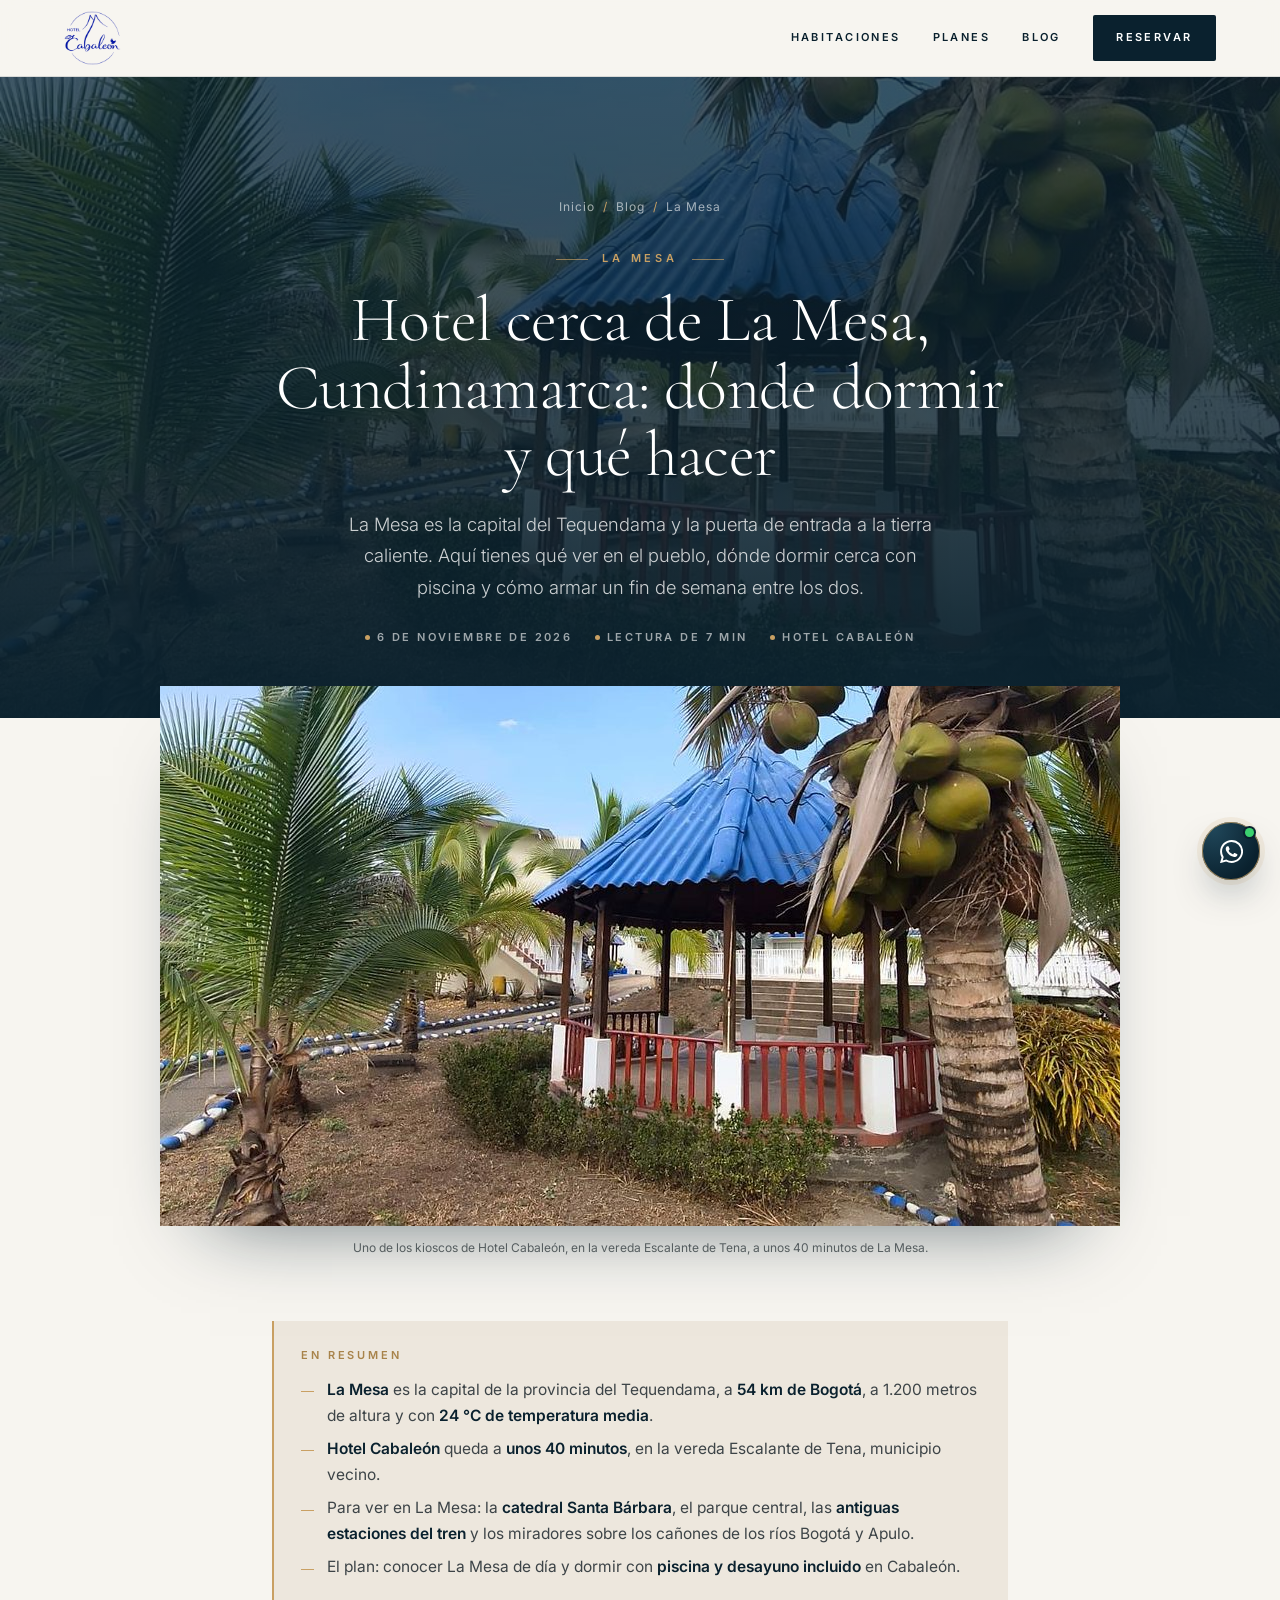
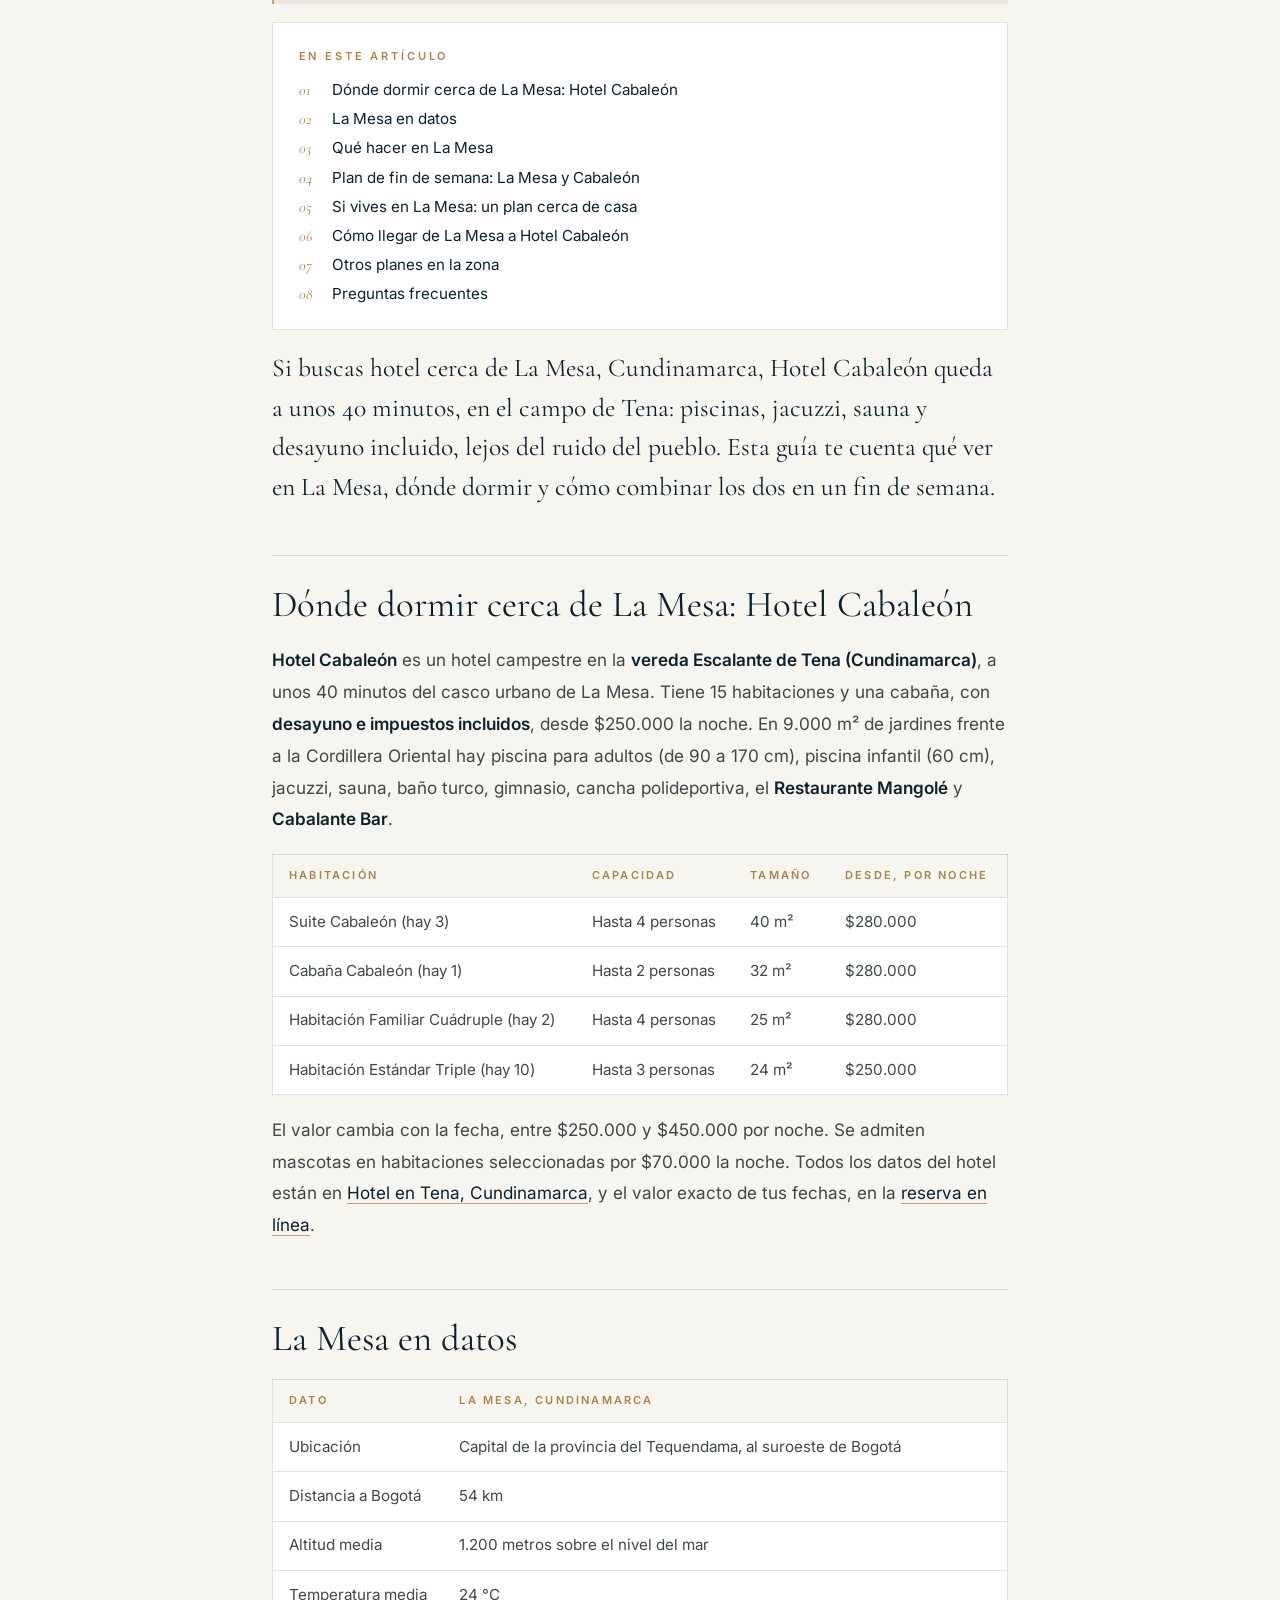
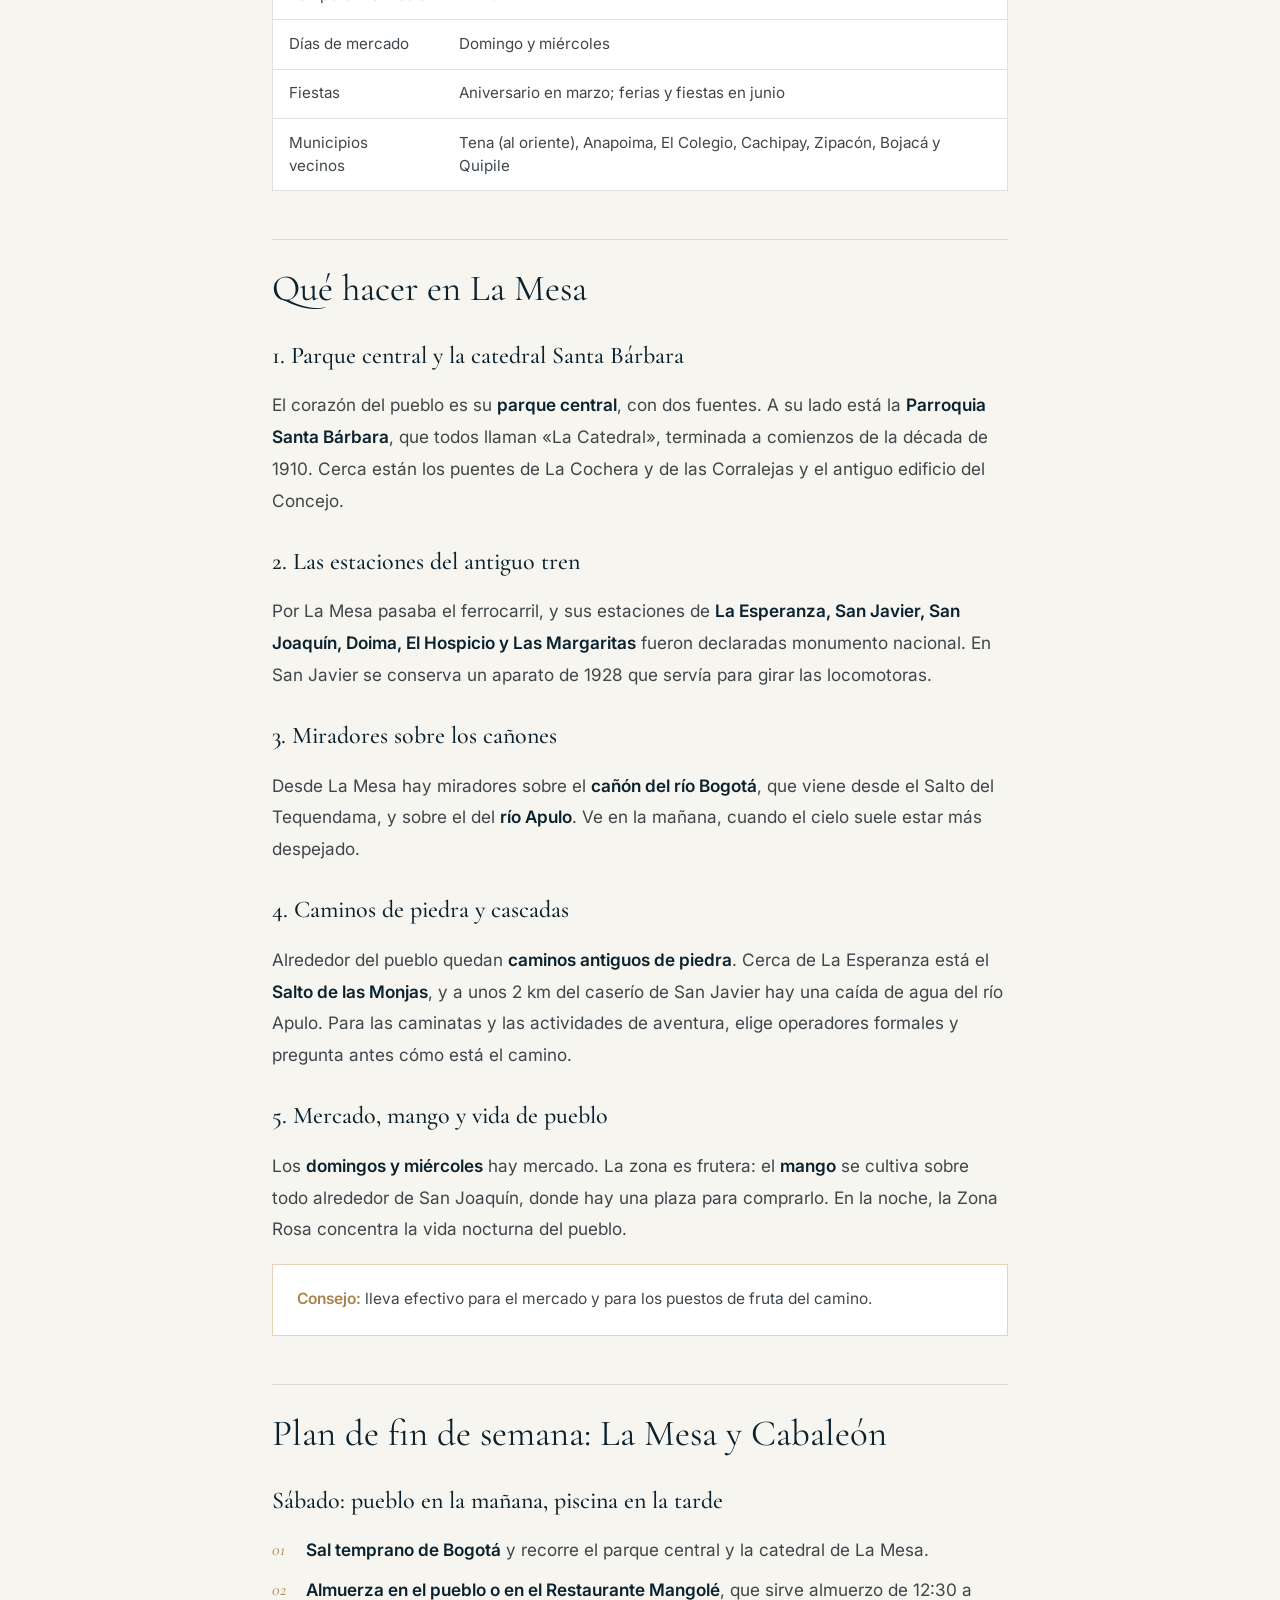
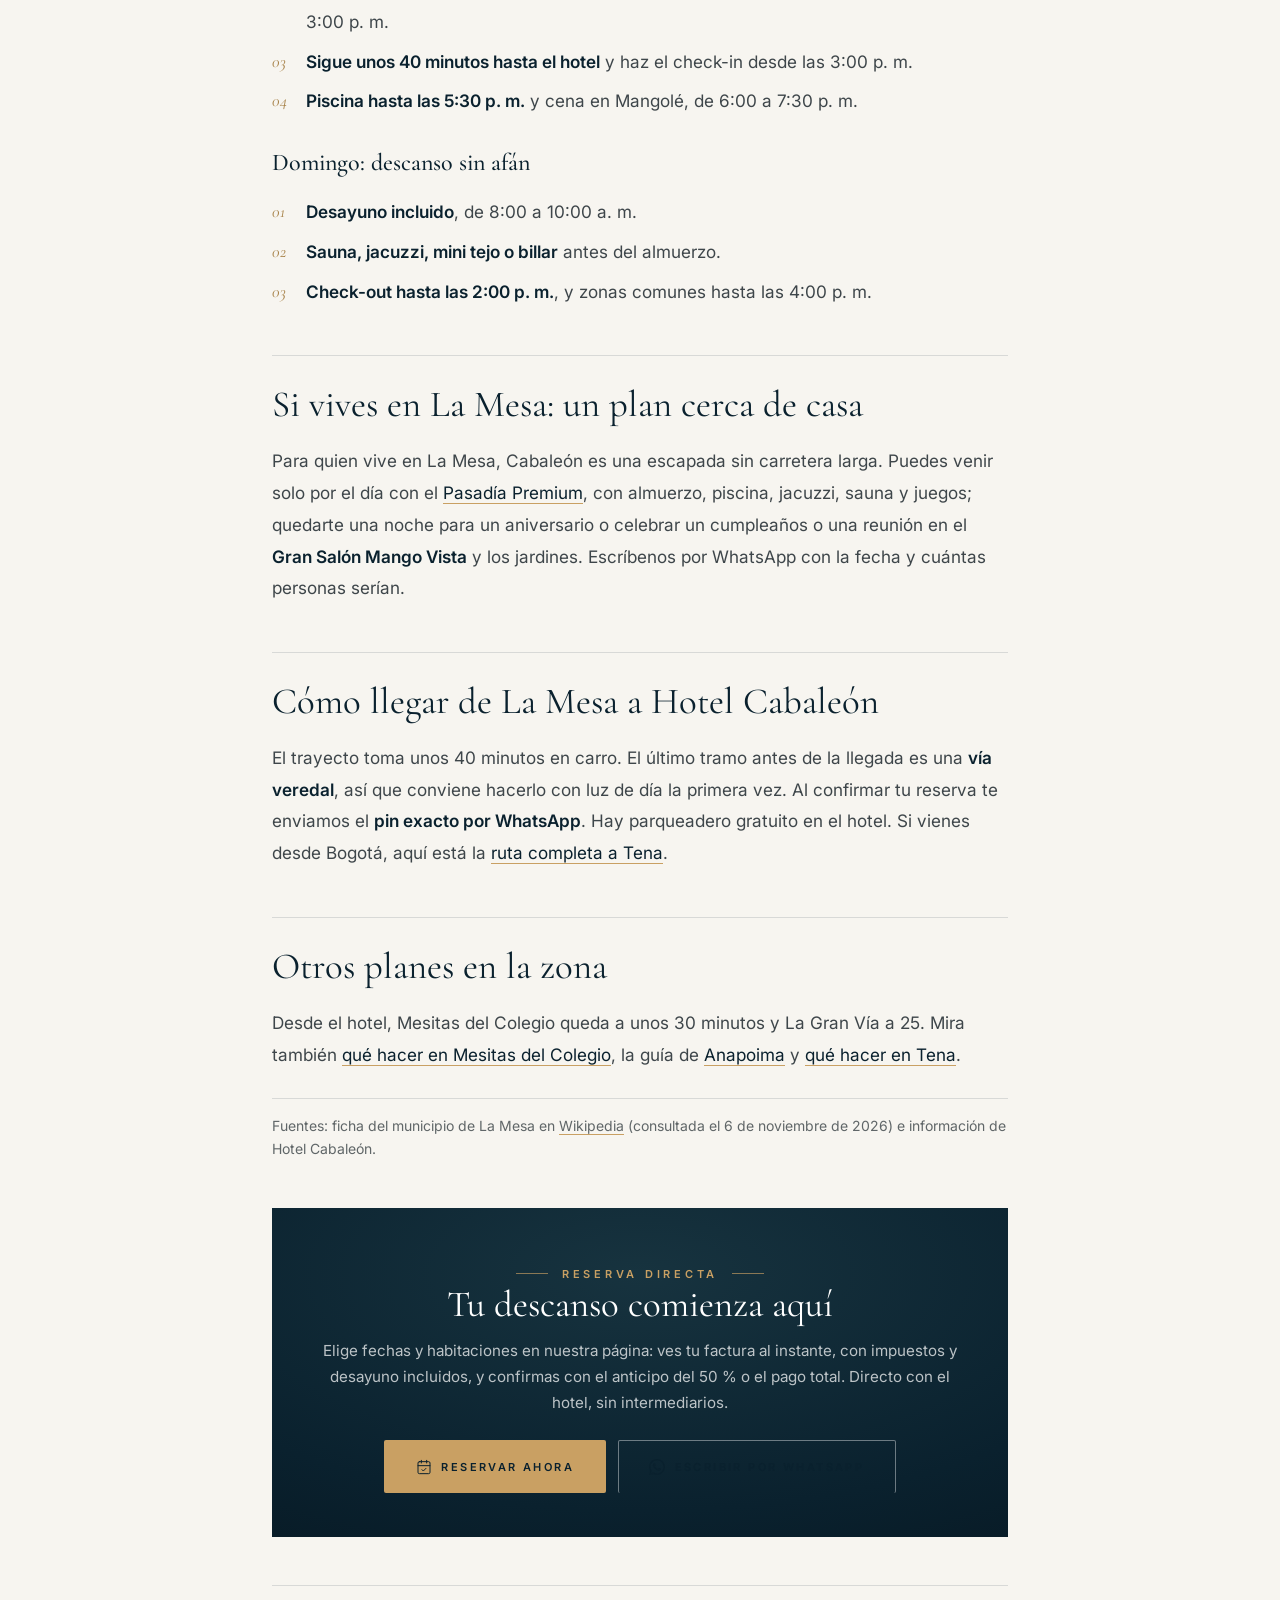
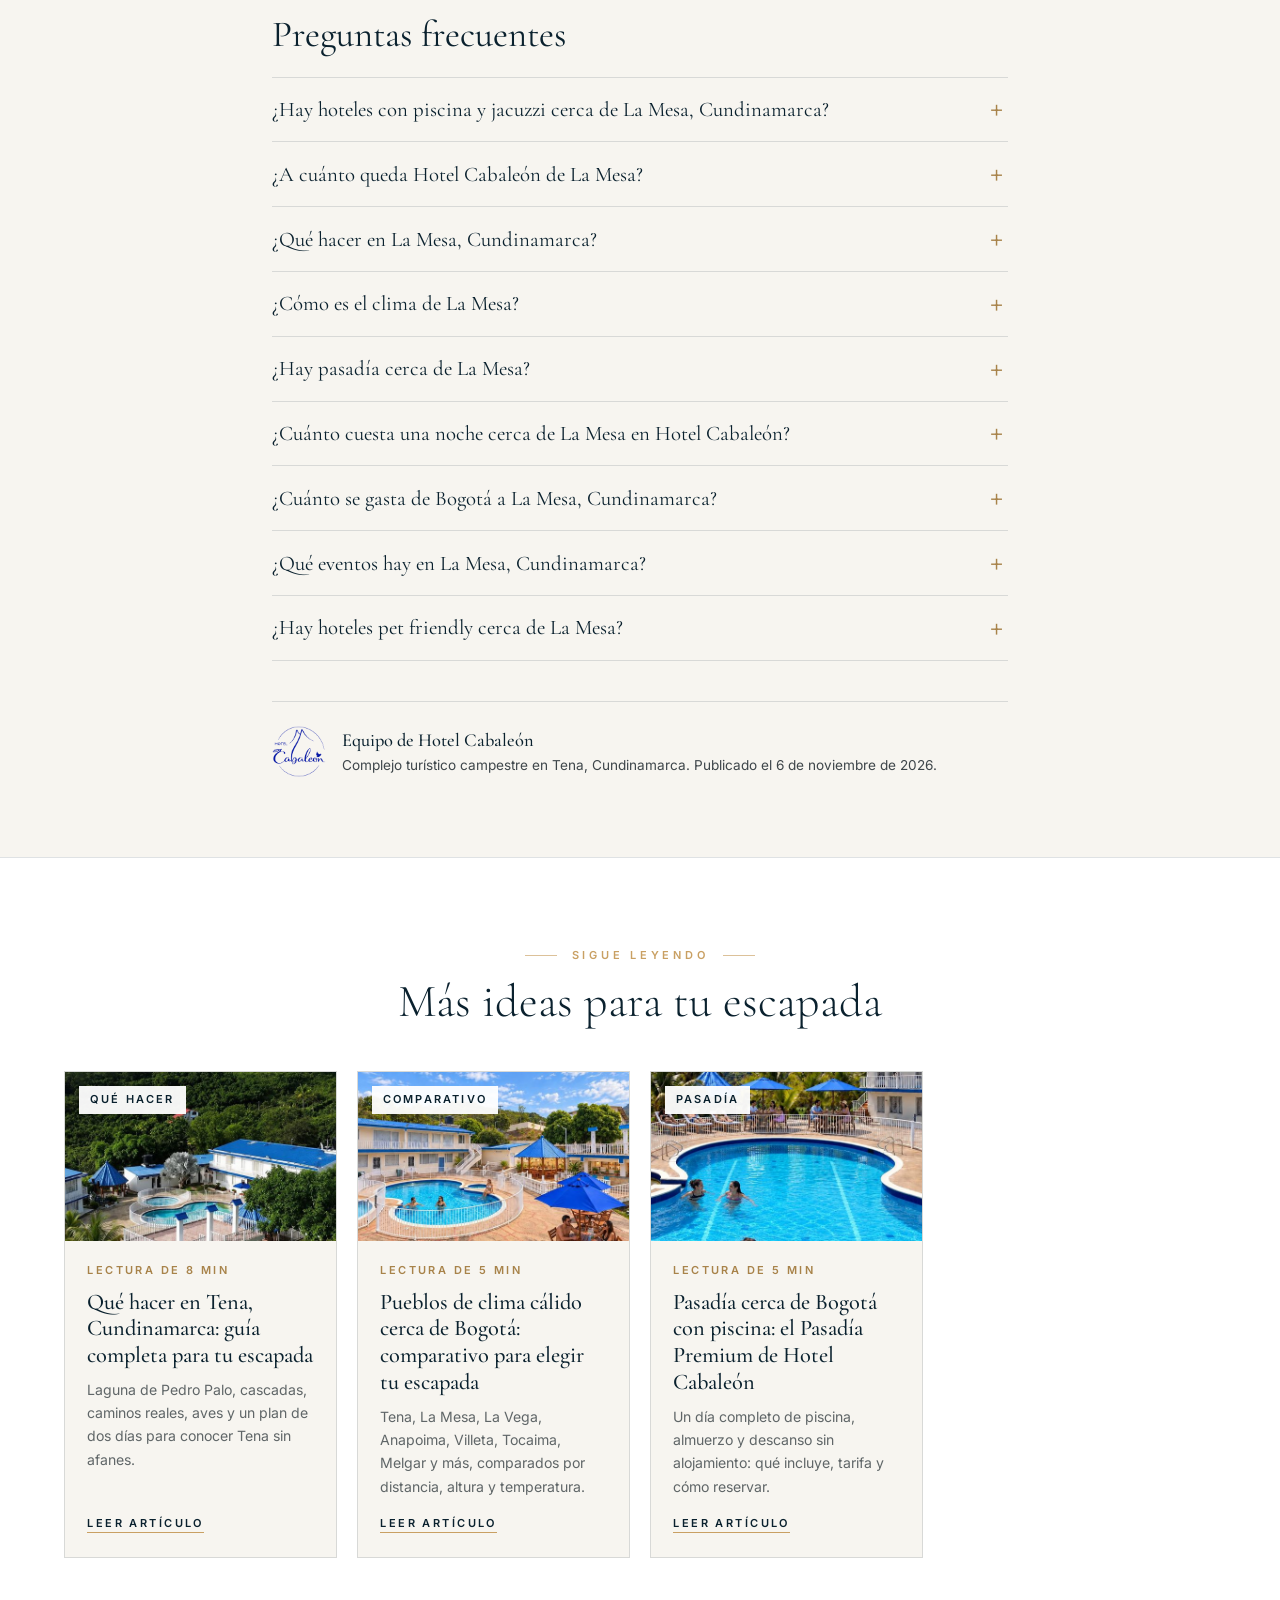
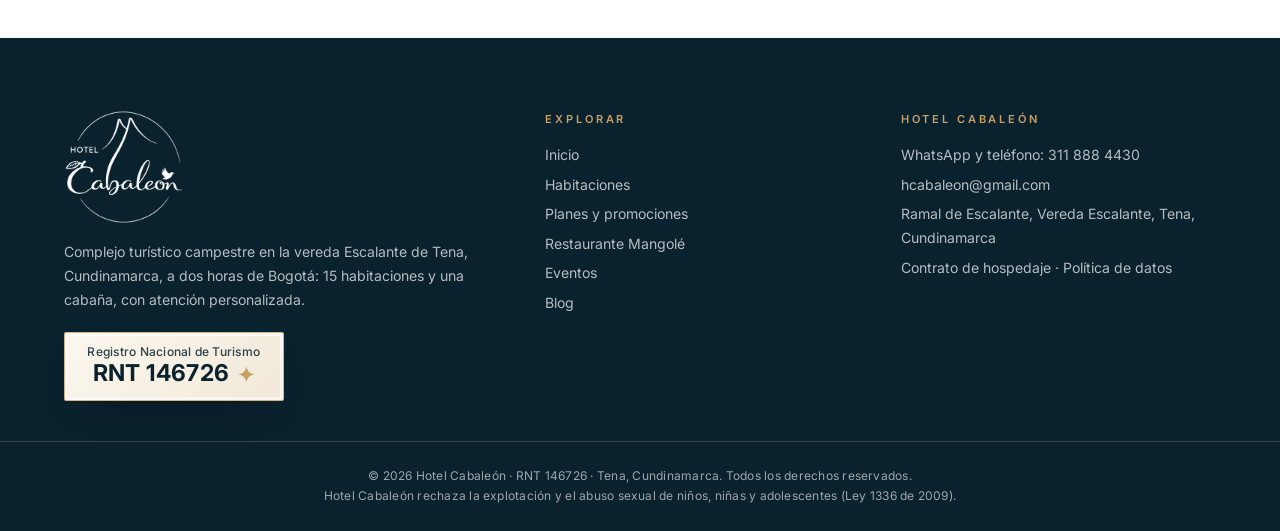
<file: blog-hotel-cerca-de-la-mesa-cundinamarca.html>
<!DOCTYPE html>
<html lang="es-CO">
<head>
    <meta charset="UTF-8">
    <meta name="viewport" content="width=device-width, initial-scale=1.0">
    <title>Hotel cerca de La Mesa, Cundinamarca: dónde dormir | Hotel Cabaleón</title>
    <meta name="description" content="Hotel cerca de La Mesa, Cundinamarca: Hotel Cabaleón queda a unos 40 minutos, con piscinas, jacuzzi y desayuno incluido. Qué hacer en La Mesa y cómo combinarlo.">
    <meta name="robots" content="index, follow, max-image-preview:large">
    <link rel="canonical" href="https://www.cabaleonhotel.com/blog-hotel-cerca-de-la-mesa-cundinamarca.html">
    <meta name="theme-color" content="#0A212E">
    <link rel="icon" type="image/png" href="favicon.png">
    <link rel="apple-touch-icon" href="apple-touch-icon.png">

    <!-- Open Graph y redes -->
    <meta property="og:type" content="article">
    <meta property="og:locale" content="es_CO">
    <meta property="og:site_name" content="Hotel Cabaleón">
    <meta property="og:title" content="Hotel cerca de La Mesa, Cundinamarca: dónde dormir y qué hacer">
    <meta property="og:description" content="Hotel cerca de La Mesa, Cundinamarca: Hotel Cabaleón queda a unos 40 minutos, con piscinas, jacuzzi y desayuno incluido. Qué hacer en La Mesa y cómo combinarlo.">
    <meta property="og:url" content="https://www.cabaleonhotel.com/blog-hotel-cerca-de-la-mesa-cundinamarca.html">
    <meta property="og:image" content="https://www.cabaleonhotel.com/blog-cerca-de-la-mesa.jpg">
    <meta property="og:image:width" content="961">
    <meta property="og:image:height" content="540">
    <meta property="og:image:alt" content="Kiosco de techo azul entre palmeras en los jardines de Hotel Cabaleón, en Tena, Cundinamarca">
    <meta property="article:published_time" content="2026-11-06">
    <meta property="article:modified_time" content="2026-11-06">
    <meta property="article:section" content="Cerca de Cabaleón">
    <meta name="twitter:card" content="summary_large_image">

    <link rel="preconnect" href="https://fonts.googleapis.com">
    <link rel="preconnect" href="https://fonts.gstatic.com" crossorigin>
    <link href="https://fonts.googleapis.com/css2?family=Cormorant+Garamond:ital,wght@0,300;0,400;0,500;1,300;1,400&family=Inter:wght@300;400;500;600&display=swap" rel="stylesheet">
    <link rel="stylesheet" href="blog.css">
    <link rel="preload" as="image" href="blog-cerca-de-la-mesa.jpg">

    <script type="application/ld+json">
{
  "@context": "https://schema.org",
  "@graph": [
    {
      "@type": "BlogPosting",
      "@id": "https://www.cabaleonhotel.com/blog-hotel-cerca-de-la-mesa-cundinamarca.html#articulo",
      "headline": "Hotel cerca de La Mesa, Cundinamarca: dónde dormir y qué hacer",
      "description": "Hotel cerca de La Mesa, Cundinamarca: Hotel Cabaleón queda a unos 40 minutos, con piscinas, jacuzzi y desayuno incluido. Qué hacer en La Mesa y cómo combinarlo.",
      "image": {
        "@type": "ImageObject",
        "url": "https://www.cabaleonhotel.com/blog-cerca-de-la-mesa.jpg",
        "width": 961,
        "height": 540
      },
      "datePublished": "2026-11-06",
      "dateModified": "2026-11-06",
      "inLanguage": "es-CO",
      "author": {
        "@id": "https://www.cabaleonhotel.com/#organizacion"
      },
      "publisher": {
        "@id": "https://www.cabaleonhotel.com/#organizacion"
      },
      "mainEntityOfPage": {
        "@type": "WebPage",
        "@id": "https://www.cabaleonhotel.com/blog-hotel-cerca-de-la-mesa-cundinamarca.html"
      },
      "isPartOf": {
        "@type": "Blog",
        "@id": "https://www.cabaleonhotel.com/blog.html#blog",
        "name": "Blog de Hotel Cabaleón"
      },
      "articleSection": "Cerca de Cabaleón",
      "keywords": [
        "hotel cerca de La Mesa Cundinamarca",
        "hoteles en La Mesa Cundinamarca",
        "qué hacer en La Mesa Cundinamarca",
        "dónde dormir en La Mesa",
        "hotel con piscina cerca de La Mesa",
        "pasadía cerca de La Mesa"
      ],
      "wordCount": 1109,
      "about": {
        "@type": "Hotel",
        "@id": "https://www.cabaleonhotel.com/#hotel",
        "name": "Hotel Cabaleón"
      }
    },
    {
      "@type": "Organization",
      "@id": "https://www.cabaleonhotel.com/#organizacion",
      "name": "Hotel Cabaleón",
      "url": "https://www.cabaleonhotel.com/",
      "logo": {
        "@type": "ImageObject",
        "url": "https://www.cabaleonhotel.com/logo-azul.png",
        "width": 640,
        "height": 607
      },
      "telephone": "+57 311 888 4430",
      "email": "hcabaleon@gmail.com",
      "sameAs": [
        "https://www.instagram.com/cabaleonhoteltena/",
        "https://www.facebook.com/p/Hotel-Cabale%C3%B3n-61590948779933/",
        "https://www.tiktok.com/@hotelcabaleon",
        "https://www.youtube.com/channel/UCIRMiAbiIO9L_ZY6kxFHxnQ"
      ]
    },
    {
      "@type": "BreadcrumbList",
      "itemListElement": [
        {
          "@type": "ListItem",
          "position": 1,
          "name": "Inicio",
          "item": "https://www.cabaleonhotel.com/"
        },
        {
          "@type": "ListItem",
          "position": 2,
          "name": "Blog",
          "item": "https://www.cabaleonhotel.com/blog.html"
        },
        {
          "@type": "ListItem",
          "position": 3,
          "name": "Hotel cerca de La Mesa, Cundinamarca: dónde dormir y qué hacer",
          "item": "https://www.cabaleonhotel.com/blog-hotel-cerca-de-la-mesa-cundinamarca.html"
        }
      ]
    },
    {
      "@type": "FAQPage",
      "mainEntity": [
        {
          "@type": "Question",
          "name": "¿Hay hoteles con piscina y jacuzzi cerca de La Mesa, Cundinamarca?",
          "acceptedAnswer": {
            "@type": "Answer",
            "text": "Sí. Hotel Cabaleón, en la vereda Escalante de Tena, queda a unos 40 minutos de La Mesa y tiene piscina para adultos, piscina infantil, jacuzzi, sauna y turco, con desayuno incluido."
          }
        },
        {
          "@type": "Question",
          "name": "¿A cuánto queda Hotel Cabaleón de La Mesa?",
          "acceptedAnswer": {
            "@type": "Answer",
            "text": "A unos 40 minutos en carro desde el casco urbano de La Mesa. El último tramo es una vía veredal y el hotel envía el pin exacto al confirmar la reserva."
          }
        },
        {
          "@type": "Question",
          "name": "¿Qué hacer en La Mesa, Cundinamarca?",
          "acceptedAnswer": {
            "@type": "Answer",
            "text": "Recorrer el parque central y la catedral Santa Bárbara, conocer las antiguas estaciones del tren, ir a los miradores sobre los cañones de los ríos Bogotá y Apulo, caminar por caminos de piedra y visitar el mercado de los domingos y miércoles."
          }
        },
        {
          "@type": "Question",
          "name": "¿Cómo es el clima de La Mesa?",
          "acceptedAnswer": {
            "@type": "Answer",
            "text": "Cálido: está a 1.200 metros de altura y su temperatura media es de 24 °C."
          }
        },
        {
          "@type": "Question",
          "name": "¿Hay pasadía cerca de La Mesa?",
          "acceptedAnswer": {
            "@type": "Answer",
            "text": "Sí. Hotel Cabaleón tiene el Pasadía Premium, un día sin alojamiento con almuerzo, piscina, jacuzzi, sauna y juegos. Es solo con reserva y el valor se confirma por WhatsApp."
          }
        },
        {
          "@type": "Question",
          "name": "¿Cuánto cuesta una noche cerca de La Mesa en Hotel Cabaleón?",
          "acceptedAnswer": {
            "@type": "Answer",
            "text": "Entre $250.000 y $450.000 por noche, según la habitación y la fecha, con desayuno e impuestos incluidos."
          }
        },
        {
          "@type": "Question",
          "name": "¿Cuánto se gasta de Bogotá a La Mesa, Cundinamarca?",
          "acceptedAnswer": {
            "@type": "Answer",
            "text": "La Mesa está a 54 km de Bogotá. El tiempo depende del tráfico a la salida de la ciudad, así que conviene revisarlo en Waze o Google Maps. Desde La Mesa, Hotel Cabaleón queda a unos 40 minutos."
          }
        },
        {
          "@type": "Question",
          "name": "¿Qué eventos hay en La Mesa, Cundinamarca?",
          "acceptedAnswer": {
            "@type": "Answer",
            "text": "El aniversario del municipio se celebra en marzo y las ferias y fiestas, en junio. Además, hay mercado los domingos y los miércoles."
          }
        },
        {
          "@type": "Question",
          "name": "¿Hay hoteles pet friendly cerca de La Mesa?",
          "acceptedAnswer": {
            "@type": "Answer",
            "text": "Sí. Hotel Cabaleón, a unos 40 minutos de La Mesa, admite mascotas en habitaciones seleccionadas, previa reserva, por $70.000 por mascota y por noche."
          }
        }
      ]
    }
  ]
}
    </script>
</head>
<body data-pagina="blog/cerca-de-la-mesa" data-articulo="cerca-de-la-mesa">
    <header class="cabecera">
        <div class="envoltura">
            <a href="index.html" class="cabecera-logo" aria-label="Hotel Cabaleón, ir al inicio"><img src="logo-azul.png" alt="Hotel Cabaleón" width="640" height="607"></a>
            <nav aria-label="Principal">
                <a href="index.html#habitaciones" class="enlace solo-amplio">Habitaciones</a>
                <a href="index.html#planes" class="enlace solo-amplio">Planes</a>
                <a href="blog.html" class="enlace">Blog</a>
                <a href="index.html#reservar" class="boton boton-tinta">Reservar</a>
            </nav>
        </div>
    </header>

    <main>
        <article>
            <header class="portada">
                <img class="portada-foto" src="blog-cerca-de-la-mesa.jpg" alt="" width="961" height="540" fetchpriority="high">
                <div class="columna">
                    <nav aria-label="Ruta de navegación">
                        <ol class="migas">
                            <li><a href="index.html">Inicio</a></li>
                            <li><a href="blog.html">Blog</a></li>
                            <li aria-current="page">La Mesa</li>
                        </ol>
                    </nav>
                    <span class="ceja centrada">La Mesa</span>
                    <h1>Hotel cerca de La Mesa, Cundinamarca: dónde dormir y qué hacer</h1>
                    <p class="bajada">La Mesa es la capital del Tequendama y la puerta de entrada a la tierra caliente. Aquí tienes qué ver en el pueblo, dónde dormir cerca con piscina y cómo armar un fin de semana entre los dos.</p>
                    <p class="datos-articulo"><span><time datetime="2026-11-06">6 de noviembre de 2026</time></span><span>Lectura de 7 min</span><span>Hotel Cabaleón</span></p>
                </div>
            </header>

            <figure class="foto-principal">
                <img src="blog-cerca-de-la-mesa.jpg" alt="Kiosco de techo azul entre palmeras en los jardines de Hotel Cabaleón, en Tena, Cundinamarca" width="961" height="540">
                <figcaption>Uno de los kioscos de Hotel Cabaleón, en la vereda Escalante de Tena, a unos 40 minutos de La Mesa.</figcaption>
            </figure>

            <div class="columna articulo" data-texto>
                <aside class="resumen" aria-label="En resumen">
                    <p class="titulo-caja">En resumen</p>
                    <ul><li><strong>La Mesa</strong> es la capital de la provincia del Tequendama, a <strong>54 km de Bogotá</strong>, a 1.200 metros de altura y con <strong>24 °C de temperatura media</strong>.</li><li><strong>Hotel Cabaleón</strong> queda a <strong>unos 40 minutos</strong>, en la vereda Escalante de Tena, municipio vecino.</li><li>Para ver en La Mesa: la <strong>catedral Santa Bárbara</strong>, el parque central, las <strong>antiguas estaciones del tren</strong> y los miradores sobre los cañones de los ríos Bogotá y Apulo.</li><li>El plan: conocer La Mesa de día y dormir con <strong>piscina y desayuno incluido</strong> en Cabaleón.</li></ul>
                </aside>
                <nav class="indice" aria-label="Contenido del artículo">
                    <p>En este artículo</p>
                    <ol><li><a href="#donde-dormir">Dónde dormir cerca de La Mesa: Hotel Cabaleón</a></li><li><a href="#la-mesa-en-datos">La Mesa en datos</a></li><li><a href="#que-hacer">Qué hacer en La Mesa</a></li><li><a href="#plan">Plan de fin de semana: La Mesa y Cabaleón</a></li><li><a href="#si-vives">Si vives en La Mesa: un plan cerca de casa</a></li><li><a href="#como-llegar">Cómo llegar de La Mesa a Hotel Cabaleón</a></li><li><a href="#cerca">Otros planes en la zona</a></li><li><a href="#preguntas">Preguntas frecuentes</a></li></ol>
                </nav>

<p class="entrada">Si buscas hotel cerca de La Mesa, Cundinamarca, Hotel Cabaleón queda a unos 40 minutos, en el campo de Tena: piscinas, jacuzzi, sauna y desayuno incluido, lejos del ruido del pueblo. Esta guía te cuenta qué ver en La Mesa, dónde dormir y cómo combinar los dos en un fin de semana.</p>

<h2 id="donde-dormir">Dónde dormir cerca de La Mesa: Hotel Cabaleón</h2>
<p><strong>Hotel Cabaleón</strong> es un hotel campestre en la <strong>vereda Escalante de Tena (Cundinamarca)</strong>, a unos 40 minutos del casco urbano de La Mesa. Tiene 15 habitaciones y una cabaña, con <strong>desayuno e impuestos incluidos</strong>, desde <span data-tarifa="desde">$250.000</span> la noche. En 9.000 m² de jardines frente a la Cordillera Oriental hay piscina para adultos (de 90 a 170 cm), piscina infantil (60 cm), jacuzzi, sauna, baño turco, gimnasio, cancha polideportiva, el <strong>Restaurante Mangolé</strong> y <strong>Cabalante Bar</strong>.</p>
<div class="tabla-envoltura"><table class="tabla">
<thead><tr><th>Habitación</th><th>Capacidad</th><th>Tamaño</th><th>Desde, por noche</th></tr></thead>
<tbody>
<tr><td>Suite Cabaleón (hay 3)</td><td>Hasta 4 personas</td><td>40 m²</td><td><span data-tarifa-hab="suite">$280.000</span></td></tr>
<tr><td>Cabaña Cabaleón (hay 1)</td><td>Hasta 2 personas</td><td>32 m²</td><td><span data-tarifa-hab="cabana">$280.000</span></td></tr>
<tr><td>Habitación Familiar Cuádruple (hay 2)</td><td>Hasta 4 personas</td><td>25 m²</td><td><span data-tarifa-hab="cuadruple">$280.000</span></td></tr>
<tr><td>Habitación Estándar Triple (hay 10)</td><td>Hasta 3 personas</td><td>24 m²</td><td><span data-tarifa-hab="triple">$250.000</span></td></tr>
</tbody></table></div>
<p>El valor cambia con la fecha, entre <span data-tarifa="desde">$250.000</span> y <span data-tarifa="hasta">$450.000</span> por noche. Se admiten mascotas en habitaciones seleccionadas por <span data-tarifa="mascota">$70.000</span> la noche. Todos los datos del hotel están en <a href="hotel-en-tena-cundinamarca.html">Hotel en Tena, Cundinamarca</a>, y el valor exacto de tus fechas, en la <a href="index.html#reservar">reserva en línea</a>.</p>

<h2 id="la-mesa-en-datos">La Mesa en datos</h2>
<div class="tabla-envoltura"><table class="tabla">
<thead><tr><th>Dato</th><th>La Mesa, Cundinamarca</th></tr></thead>
<tbody>
<tr><td>Ubicación</td><td>Capital de la provincia del Tequendama, al suroeste de Bogotá</td></tr>
<tr><td>Distancia a Bogotá</td><td>54 km</td></tr>
<tr><td>Altitud media</td><td>1.200 metros sobre el nivel del mar</td></tr>
<tr><td>Temperatura media</td><td>24 °C</td></tr>
<tr><td>Días de mercado</td><td>Domingo y miércoles</td></tr>
<tr><td>Fiestas</td><td>Aniversario en marzo; ferias y fiestas en junio</td></tr>
<tr><td>Municipios vecinos</td><td>Tena (al oriente), Anapoima, El Colegio, Cachipay, Zipacón, Bojacá y Quipile</td></tr>
</tbody></table></div>

<h2 id="que-hacer">Qué hacer en La Mesa</h2>
<h3>1. Parque central y la catedral Santa Bárbara</h3>
<p>El corazón del pueblo es su <strong>parque central</strong>, con dos fuentes. A su lado está la <strong>Parroquia Santa Bárbara</strong>, que todos llaman «La Catedral», terminada a comienzos de la década de 1910. Cerca están los puentes de La Cochera y de las Corralejas y el antiguo edificio del Concejo.</p>
<h3>2. Las estaciones del antiguo tren</h3>
<p>Por La Mesa pasaba el ferrocarril, y sus estaciones de <strong>La Esperanza, San Javier, San Joaquín, Doima, El Hospicio y Las Margaritas</strong> fueron declaradas monumento nacional. En San Javier se conserva un aparato de 1928 que servía para girar las locomotoras.</p>
<h3>3. Miradores sobre los cañones</h3>
<p>Desde La Mesa hay miradores sobre el <strong>cañón del río Bogotá</strong>, que viene desde el Salto del Tequendama, y sobre el del <strong>río Apulo</strong>. Ve en la mañana, cuando el cielo suele estar más despejado.</p>
<h3>4. Caminos de piedra y cascadas</h3>
<p>Alrededor del pueblo quedan <strong>caminos antiguos de piedra</strong>. Cerca de La Esperanza está el <strong>Salto de las Monjas</strong>, y a unos 2 km del caserío de San Javier hay una caída de agua del río Apulo. Para las caminatas y las actividades de aventura, elige operadores formales y pregunta antes cómo está el camino.</p>
<h3>5. Mercado, mango y vida de pueblo</h3>
<p>Los <strong>domingos y miércoles</strong> hay mercado. La zona es frutera: el <strong>mango</strong> se cultiva sobre todo alrededor de San Joaquín, donde hay una plaza para comprarlo. En la noche, la Zona Rosa concentra la vida nocturna del pueblo.</p>
<div class="consejo"><strong>Consejo:</strong> lleva efectivo para el mercado y para los puestos de fruta del camino.</div>

<h2 id="plan">Plan de fin de semana: La Mesa y Cabaleón</h2>
<h3>Sábado: pueblo en la mañana, piscina en la tarde</h3>
<ol>
<li><strong>Sal temprano de Bogotá</strong> y recorre el parque central y la catedral de La Mesa.</li>
<li><strong>Almuerza en el pueblo o en el Restaurante Mangolé</strong>, que sirve almuerzo de 12:30 a 3:00 p. m.</li>
<li><strong>Sigue unos 40 minutos hasta el hotel</strong> y haz el check-in desde las 3:00 p. m.</li>
<li><strong>Piscina hasta las 5:30 p. m.</strong> y cena en Mangolé, de 6:00 a 7:30 p. m.</li>
</ol>
<h3>Domingo: descanso sin afán</h3>
<ol>
<li><strong>Desayuno incluido</strong>, de 8:00 a 10:00 a. m.</li>
<li><strong>Sauna, jacuzzi, mini tejo o billar</strong> antes del almuerzo.</li>
<li><strong>Check-out hasta las 2:00 p. m.</strong>, y zonas comunes hasta las 4:00 p. m.</li>
</ol>

<h2 id="si-vives">Si vives en La Mesa: un plan cerca de casa</h2>
<p>Para quien vive en La Mesa, Cabaleón es una escapada sin carretera larga. Puedes venir solo por el día con el <a href="blog-pasadia-cerca-de-bogota.html">Pasadía Premium</a>, con almuerzo, piscina, jacuzzi, sauna y juegos; quedarte una noche para un aniversario o celebrar un cumpleaños o una reunión en el <strong>Gran Salón Mango Vista</strong> y los jardines. Escríbenos por WhatsApp con la fecha y cuántas personas serían.</p>

<h2 id="como-llegar">Cómo llegar de La Mesa a Hotel Cabaleón</h2>
<p>El trayecto toma unos 40 minutos en carro. El último tramo antes de la llegada es una <strong>vía veredal</strong>, así que conviene hacerlo con luz de día la primera vez. Al confirmar tu reserva te enviamos el <strong>pin exacto por WhatsApp</strong>. Hay parqueadero gratuito en el hotel. Si vienes desde Bogotá, aquí está la <a href="blog-como-llegar-a-tena-desde-bogota.html">ruta completa a Tena</a>.</p>

<h2 id="cerca">Otros planes en la zona</h2>
<p>Desde el hotel, Mesitas del Colegio queda a unos 30 minutos y La Gran Vía a 25. Mira también <a href="blog-hotel-cerca-de-mesitas-del-colegio.html">qué hacer en Mesitas del Colegio</a>, la guía de <a href="blog-hotel-cerca-de-anapoima.html">Anapoima</a> y <a href="blog-que-hacer-en-tena-cundinamarca.html">qué hacer en Tena</a>.</p>
<p class="fuentes">Fuentes: ficha del municipio de La Mesa en <a href="https://es.wikipedia.org/wiki/La_Mesa_(Cundinamarca)" target="_blank" rel="noopener">Wikipedia</a> (consultada el 6 de noviembre de 2026) e información de Hotel Cabaleón.</p>

                <section class="llamado" aria-label="Reservar en Hotel Cabaleón">
                    <span class="ceja centrada">Reserva directa</span>
                    <h2>Tu descanso comienza aquí</h2>
                    <p>Elige fechas y habitaciones en nuestra página: ves tu factura al instante, con impuestos y desayuno incluidos, y confirmas con el anticipo del 50 % o el pago total. Directo con el hotel, sin intermediarios.</p>
                    <div class="acciones">
                        <a href="index.html#reservar" class="boton boton-dorado"><svg viewBox="0 0 24 24" fill="none" stroke="currentColor" stroke-width="1.5" stroke-linecap="round" stroke-linejoin="round" aria-hidden="true"><rect x="3" y="4" width="18" height="18" rx="2"/><path d="M16 2v4M8 2v4M3 10h18M9 16l2 2 4-4"/></svg> Reservar ahora</a>
                        <a href="https://wa.me/573118884430?text=%C2%A1Hola!%20Le%C3%AD%20el%20art%C3%ADculo%20%C2%ABHotel%20cerca%20de%20La%20Mesa%2C%20Cundinamarca%3A%20d%C3%B3nde%20dormir%20y%20qu%C3%A9%20hacer%C2%BB%20y%20quiero%20m%C3%A1s%20informaci%C3%B3n." target="_blank" rel="noopener" class="boton boton-claro"><svg viewBox="0 0 16 16" fill="currentColor" aria-hidden="true"><path d="M13.601 2.326A7.854 7.854 0 0 0 7.994 0C3.627 0 .068 3.558.064 7.926c0 1.399.366 2.76 1.057 3.965L0 16l4.204-1.102a7.933 7.933 0 0 0 3.79.965h.004c4.368 0 7.926-3.558 7.93-7.93A7.898 7.898 0 0 0 13.6 2.326zM7.994 14.521a6.573 6.573 0 0 1-3.356-.92l-.24-.144-2.494.654.666-2.433-.156-.251a6.56 6.56 0 0 1-1.007-3.505c0-3.626 2.957-6.584 6.591-6.584a6.56 6.56 0 0 1 4.66 1.931 6.557 6.557 0 0 1 1.928 4.66c-.004 3.639-2.961 6.592-6.592 6.592zm3.615-4.934c-.197-.099-1.17-.578-1.353-.646-.182-.065-.315-.099-.445.099-.133.197-.513.646-.627.775-.114.133-.232.148-.43.05-.197-.1-.836-.308-1.592-.985-.59-.525-.985-1.175-1.103-1.372-.114-.198-.011-.304.088-.403.087-.088.197-.232.296-.346.1-.114.133-.198.198-.33.065-.134.034-.248-.015-.347-.05-.099-.445-1.076-.612-1.47-.16-.389-.323-.335-.445-.34-.114-.007-.247-.007-.38-.007a.729.729 0 0 0-.529.247c-.182.198-.691.677-.691 1.654 0 .977.71 1.916.81 2.049.098.133 1.394 2.132 3.383 2.992.47.205.84.326 1.129.418.475.152.904.129 1.246.08.38-.058 1.171-.48 1.338-.943.164-.464.164-.86.114-.943-.049-.084-.182-.133-.38-.232z"/></svg> Escribir por WhatsApp</a>
                    </div>
                </section>

                <h2 id="preguntas">Preguntas frecuentes</h2>
                <div class="preguntas"><details><summary>¿Hay hoteles con piscina y jacuzzi cerca de La Mesa, Cundinamarca?</summary><p>Sí. Hotel Cabaleón, en la vereda Escalante de Tena, queda a unos 40 minutos de La Mesa y tiene piscina para adultos, piscina infantil, jacuzzi, sauna y turco, con desayuno incluido.</p></details><details><summary>¿A cuánto queda Hotel Cabaleón de La Mesa?</summary><p>A unos 40 minutos en carro desde el casco urbano de La Mesa. El último tramo es una vía veredal y el hotel envía el pin exacto al confirmar la reserva.</p></details><details><summary>¿Qué hacer en La Mesa, Cundinamarca?</summary><p>Recorrer el parque central y la catedral Santa Bárbara, conocer las antiguas estaciones del tren, ir a los miradores sobre los cañones de los ríos Bogotá y Apulo, caminar por caminos de piedra y visitar el mercado de los domingos y miércoles.</p></details><details><summary>¿Cómo es el clima de La Mesa?</summary><p>Cálido: está a 1.200 metros de altura y su temperatura media es de 24 °C.</p></details><details><summary>¿Hay pasadía cerca de La Mesa?</summary><p>Sí. Hotel Cabaleón tiene el Pasadía Premium, un día sin alojamiento con almuerzo, piscina, jacuzzi, sauna y juegos. Es solo con reserva y el valor se confirma por WhatsApp.</p></details><details><summary>¿Cuánto cuesta una noche cerca de La Mesa en Hotel Cabaleón?</summary><p>Entre <span data-tarifa="desde">$250.000</span> y <span data-tarifa="hasta">$450.000</span> por noche, según la habitación y la fecha, con desayuno e impuestos incluidos.</p></details><details><summary>¿Cuánto se gasta de Bogotá a La Mesa, Cundinamarca?</summary><p>La Mesa está a 54 km de Bogotá. El tiempo depende del tráfico a la salida de la ciudad, así que conviene revisarlo en Waze o Google Maps. Desde La Mesa, Hotel Cabaleón queda a unos 40 minutos.</p></details><details><summary>¿Qué eventos hay en La Mesa, Cundinamarca?</summary><p>El aniversario del municipio se celebra en marzo y las ferias y fiestas, en junio. Además, hay mercado los domingos y los miércoles.</p></details><details><summary>¿Hay hoteles pet friendly cerca de La Mesa?</summary><p>Sí. Hotel Cabaleón, a unos 40 minutos de La Mesa, admite mascotas en habitaciones seleccionadas, previa reserva, por <span data-tarifa="mascota">$70.000</span> por mascota y por noche.</p></details></div>

                <div class="firma">
                    <img src="logo-azul.png" alt="" width="640" height="607" loading="lazy">
                    <p><strong>Equipo de Hotel Cabaleón</strong>Complejo turístico campestre en Tena, Cundinamarca. Publicado el <time datetime="2026-11-06">6 de noviembre de 2026</time>.</p>
                </div>
            </div>
        </article>

        <section class="seccion-tarjetas" aria-labelledby="relacionados">
            <div class="envoltura">
                <div class="cabeza">
                    <span class="ceja centrada">Sigue leyendo</span>
                    <h2 id="relacionados">Más ideas para tu escapada</h2>
                </div>
                <div class="tarjetas"><a class="tarjeta" href="blog-que-hacer-en-tena-cundinamarca.html" data-articulo="que-hacer-en-tena"><span class="tarjeta-foto"><img src="blog-que-hacer-en-tena-sm.jpg" alt="Hotel Cabaleón entre montañas verdes en Tena, Cundinamarca: edificios de techo azul, kioscos y piscina" width="640" height="360" loading="lazy"><span class="tarjeta-categoria">Qué hacer</span></span><span class="tarjeta-cuerpo"><span class="tarjeta-meta">Lectura de 8 min</span><h2>Qué hacer en Tena, Cundinamarca: guía completa para tu escapada</h2><p>Laguna de Pedro Palo, cascadas, caminos reales, aves y un plan de dos días para conocer Tena sin afanes.</p><span class="tarjeta-leer">Leer artículo</span></span></a><a class="tarjeta" href="blog-pueblos-de-clima-calido-cerca-de-bogota.html" data-articulo="pueblos-clima-calido"><span class="tarjeta-foto"><img src="blog-pueblos-clima-calido-sm.jpg" alt="Huéspedes en la piscina de Hotel Cabaleón con parasoles azules y asoleadoras, clima cálido en Tena" width="640" height="360" loading="lazy"><span class="tarjeta-categoria">Comparativo</span></span><span class="tarjeta-cuerpo"><span class="tarjeta-meta">Lectura de 5 min</span><h2>Pueblos de clima cálido cerca de Bogotá: comparativo para elegir tu escapada</h2><p>Tena, La Mesa, La Vega, Anapoima, Villeta, Tocaima, Melgar y más, comparados por distancia, altura y temperatura.</p><span class="tarjeta-leer">Leer artículo</span></span></a><a class="tarjeta" href="blog-pasadia-cerca-de-bogota.html" data-articulo="pasadia"><span class="tarjeta-foto"><img src="blog-pasadia-sm.jpg" alt="Personas nadando en la piscina de Hotel Cabaleón con parasoles azules y palmeras, pasadía en Tena" width="640" height="360" loading="lazy"><span class="tarjeta-categoria">Pasadía</span></span><span class="tarjeta-cuerpo"><span class="tarjeta-meta">Lectura de 5 min</span><h2>Pasadía cerca de Bogotá con piscina: el Pasadía Premium de Hotel Cabaleón</h2><p>Un día completo de piscina, almuerzo y descanso sin alojamiento: qué incluye, tarifa y cómo reservar.</p><span class="tarjeta-leer">Leer artículo</span></span></a></div>
            </div>
        </section>
    </main>

    <footer class="pie">
        <div class="envoltura">
            <div>
                <img src="logo-blanco.png" alt="Hotel Cabaleón" width="640" height="607" loading="lazy">
                <p>Complejo turístico campestre en la vereda Escalante de Tena, Cundinamarca, a dos horas de Bogotá: 15 habitaciones y una cabaña, con atención personalizada.</p>
                <p class="sello-rnt" aria-label="Registro Nacional de Turismo RNT 146726"><span class="sello-rnt-titulo">Registro Nacional de Turismo</span><span class="sello-rnt-num">RNT 146726 <svg class="sello-rnt-estrella" viewBox="0 0 24 24" aria-hidden="true"><path d="M12 0C12.8 7.2 16.8 11.2 24 12 16.8 12.8 12.8 16.8 12 24 11.2 16.8 7.2 12.8 0 12 7.2 11.2 11.2 7.2 12 0Z"/></svg></span></p>
            </div>
            <div>
                <h2>Explorar</h2>
                <ul>
                    <li><a href="index.html">Inicio</a></li>
                    <li><a href="index.html#habitaciones">Habitaciones</a></li>
                    <li><a href="index.html#planes">Planes y promociones</a></li>
                    <li><a href="index.html#restaurante">Restaurante Mangolé</a></li>
                    <li><a href="index.html#eventos">Eventos</a></li>
                    <li><a href="blog.html">Blog</a></li>
                </ul>
            </div>
            <div>
                <h2>Hotel Cabaleón</h2>
                <ul>
                    <li><a href="https://wa.me/573118884430" target="_blank" rel="noopener">WhatsApp y teléfono: 311 888 4430</a></li>
                    <li><a href="mailto:hcabaleon@gmail.com">hcabaleon@gmail.com</a></li>
                    <li>Ramal de Escalante, Vereda Escalante, Tena, Cundinamarca</li>
                    <li><a href="contrato-hospedaje.pdf" target="_blank" rel="noopener">Contrato de hospedaje</a> · <a href="politica-tratamiento-datos.pdf" target="_blank" rel="noopener">Política de datos</a></li>
                </ul>
            </div>
        </div>
        <div class="pie-legal">
            <div class="envoltura">
                <p>&copy; 2026 Hotel Cabaleón · RNT 146726 · Tena, Cundinamarca. Todos los derechos reservados.</p>
                <p>Hotel Cabaleón rechaza la explotación y el abuso sexual de niños, niñas y adolescentes (Ley 1336 de 2009).</p>
            </div>
        </div>
    </footer>
    <a class="whatsapp-flotante" href="https://wa.me/573118884430?text=%C2%A1Hola%21%20Vengo%20del%20blog%20de%20Hotel%20Cabale%C3%B3n%20y%20quiero%20m%C3%A1s%20informaci%C3%B3n." target="_blank" rel="noopener" aria-label="Escribir a Hotel Cabaleón por WhatsApp"><svg viewBox="0 0 16 16" fill="currentColor" aria-hidden="true"><path d="M13.601 2.326A7.854 7.854 0 0 0 7.994 0C3.627 0 .068 3.558.064 7.926c0 1.399.366 2.76 1.057 3.965L0 16l4.204-1.102a7.933 7.933 0 0 0 3.79.965h.004c4.368 0 7.926-3.558 7.93-7.93A7.898 7.898 0 0 0 13.6 2.326zM7.994 14.521a6.573 6.573 0 0 1-3.356-.92l-.24-.144-2.494.654.666-2.433-.156-.251a6.56 6.56 0 0 1-1.007-3.505c0-3.626 2.957-6.584 6.591-6.584a6.56 6.56 0 0 1 4.66 1.931 6.557 6.557 0 0 1 1.928 4.66c-.004 3.639-2.961 6.592-6.592 6.592zm3.615-4.934c-.197-.099-1.17-.578-1.353-.646-.182-.065-.315-.099-.445.099-.133.197-.513.646-.627.775-.114.133-.232.148-.43.05-.197-.1-.836-.308-1.592-.985-.59-.525-.985-1.175-1.103-1.372-.114-.198-.011-.304.088-.403.087-.088.197-.232.296-.346.1-.114.133-.198.198-.33.065-.134.034-.248-.015-.347-.05-.099-.445-1.076-.612-1.47-.16-.389-.323-.335-.445-.34-.114-.007-.247-.007-.38-.007a.729.729 0 0 0-.529.247c-.182.198-.691.677-.691 1.654 0 .977.71 1.916.81 2.049.098.133 1.394 2.132 3.383 2.992.47.205.84.326 1.129.418.475.152.904.129 1.246.08.38-.058 1.171-.48 1.338-.943.164-.464.164-.86.114-.943-.049-.084-.182-.133-.38-.232z"/></svg></a>
    <script src="blog.js" defer></script>
</body>
</html>
</file>
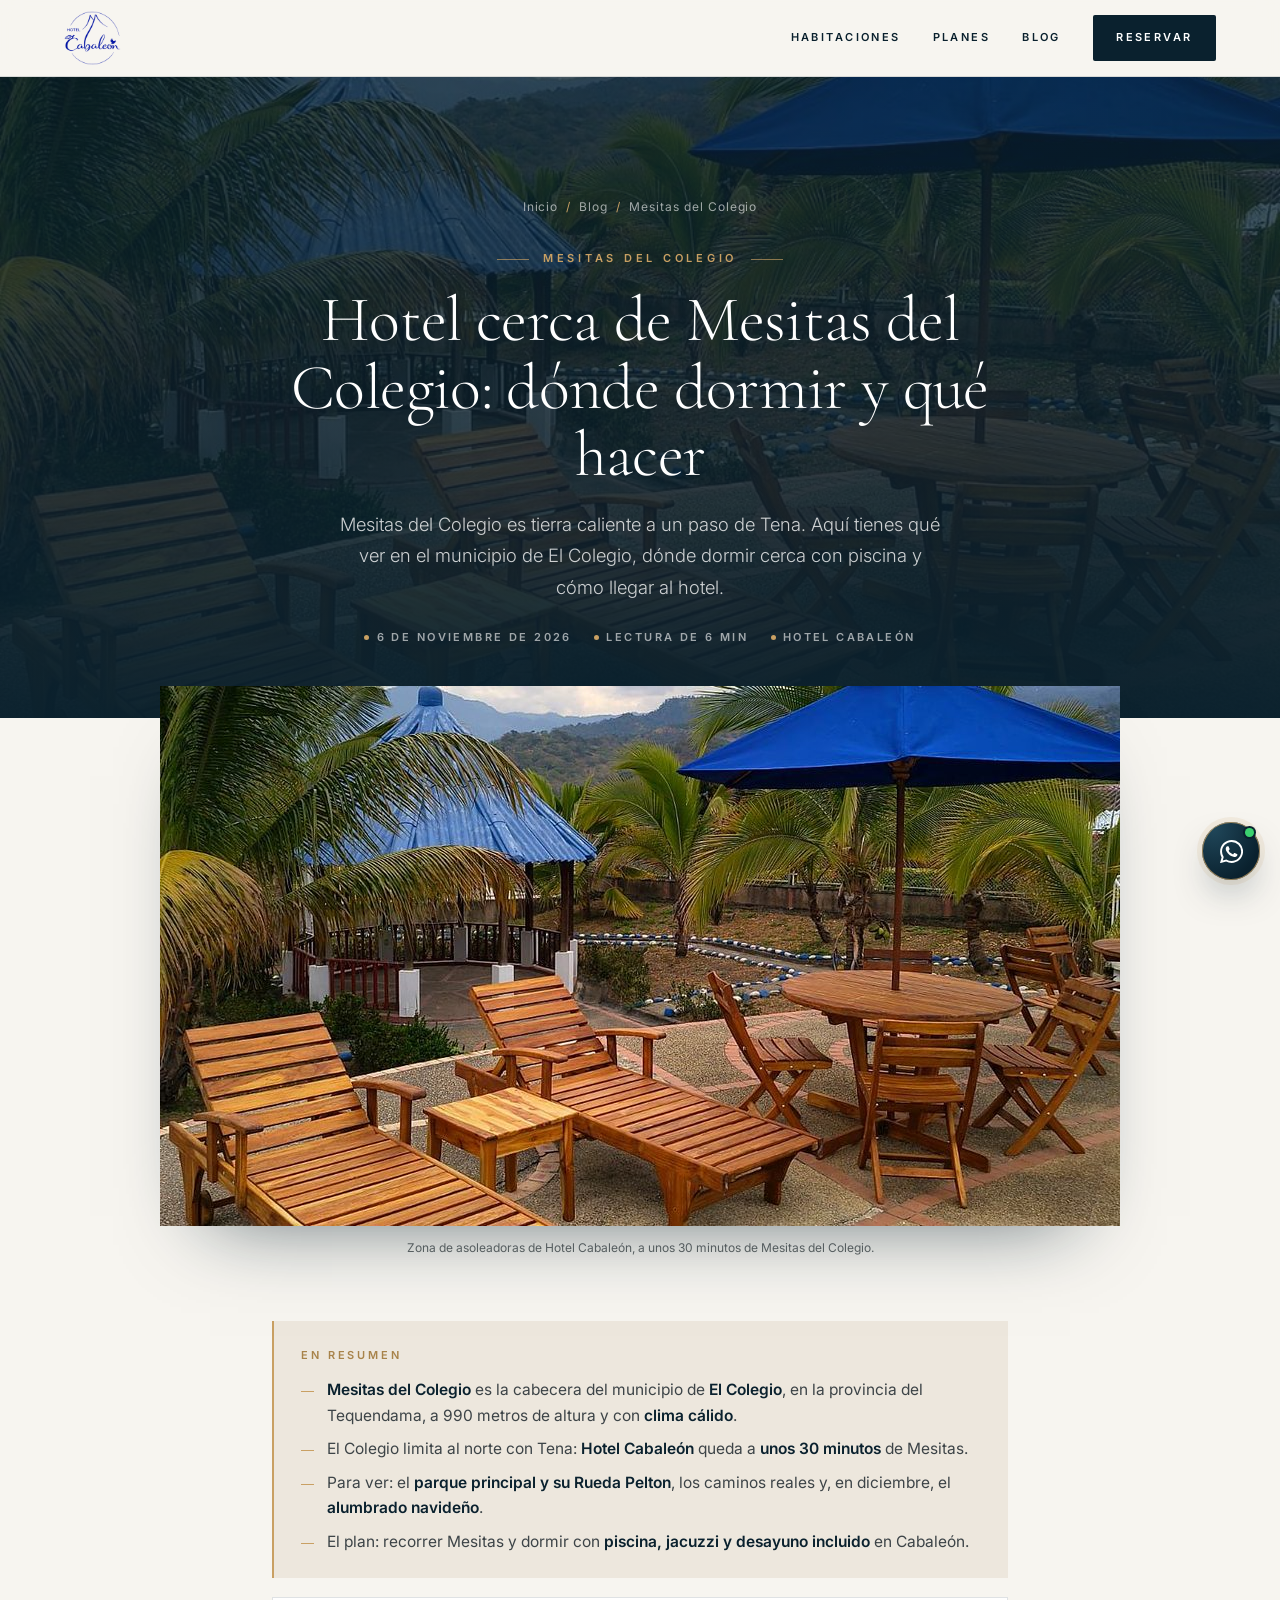
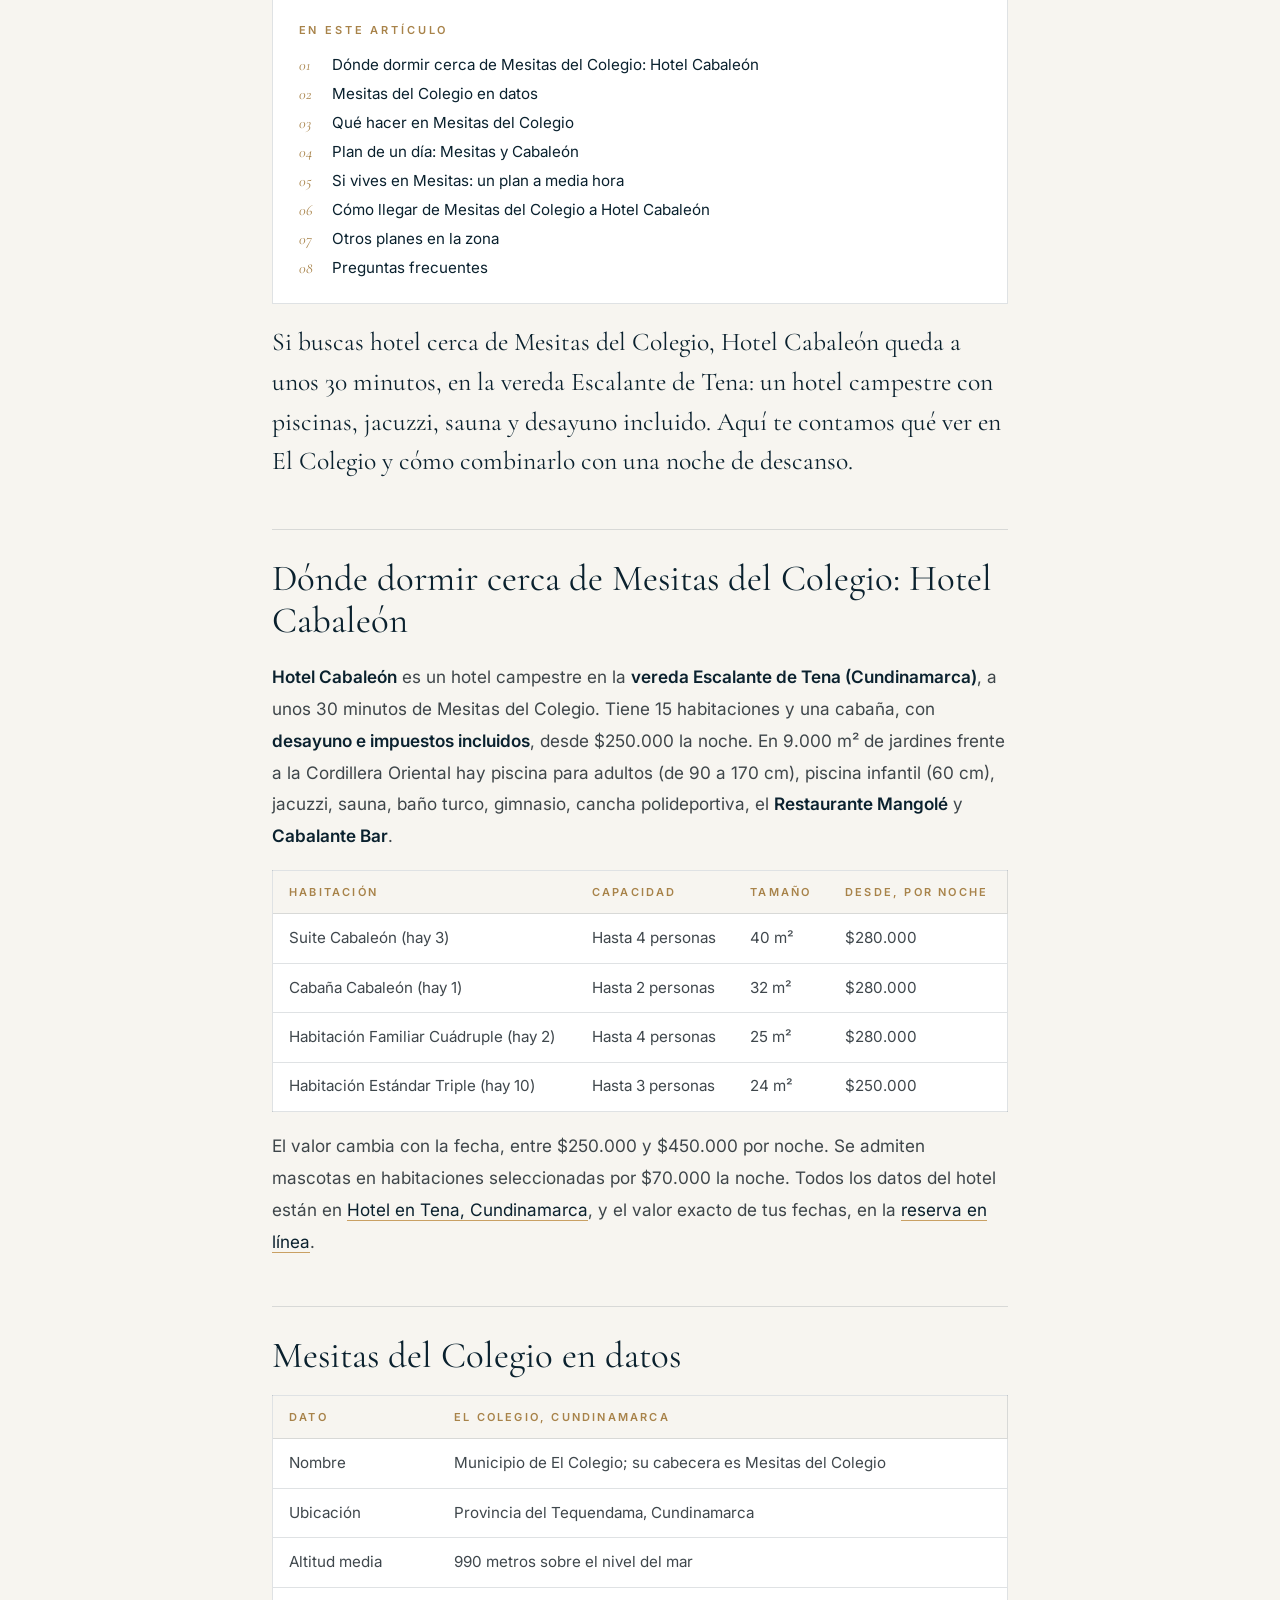
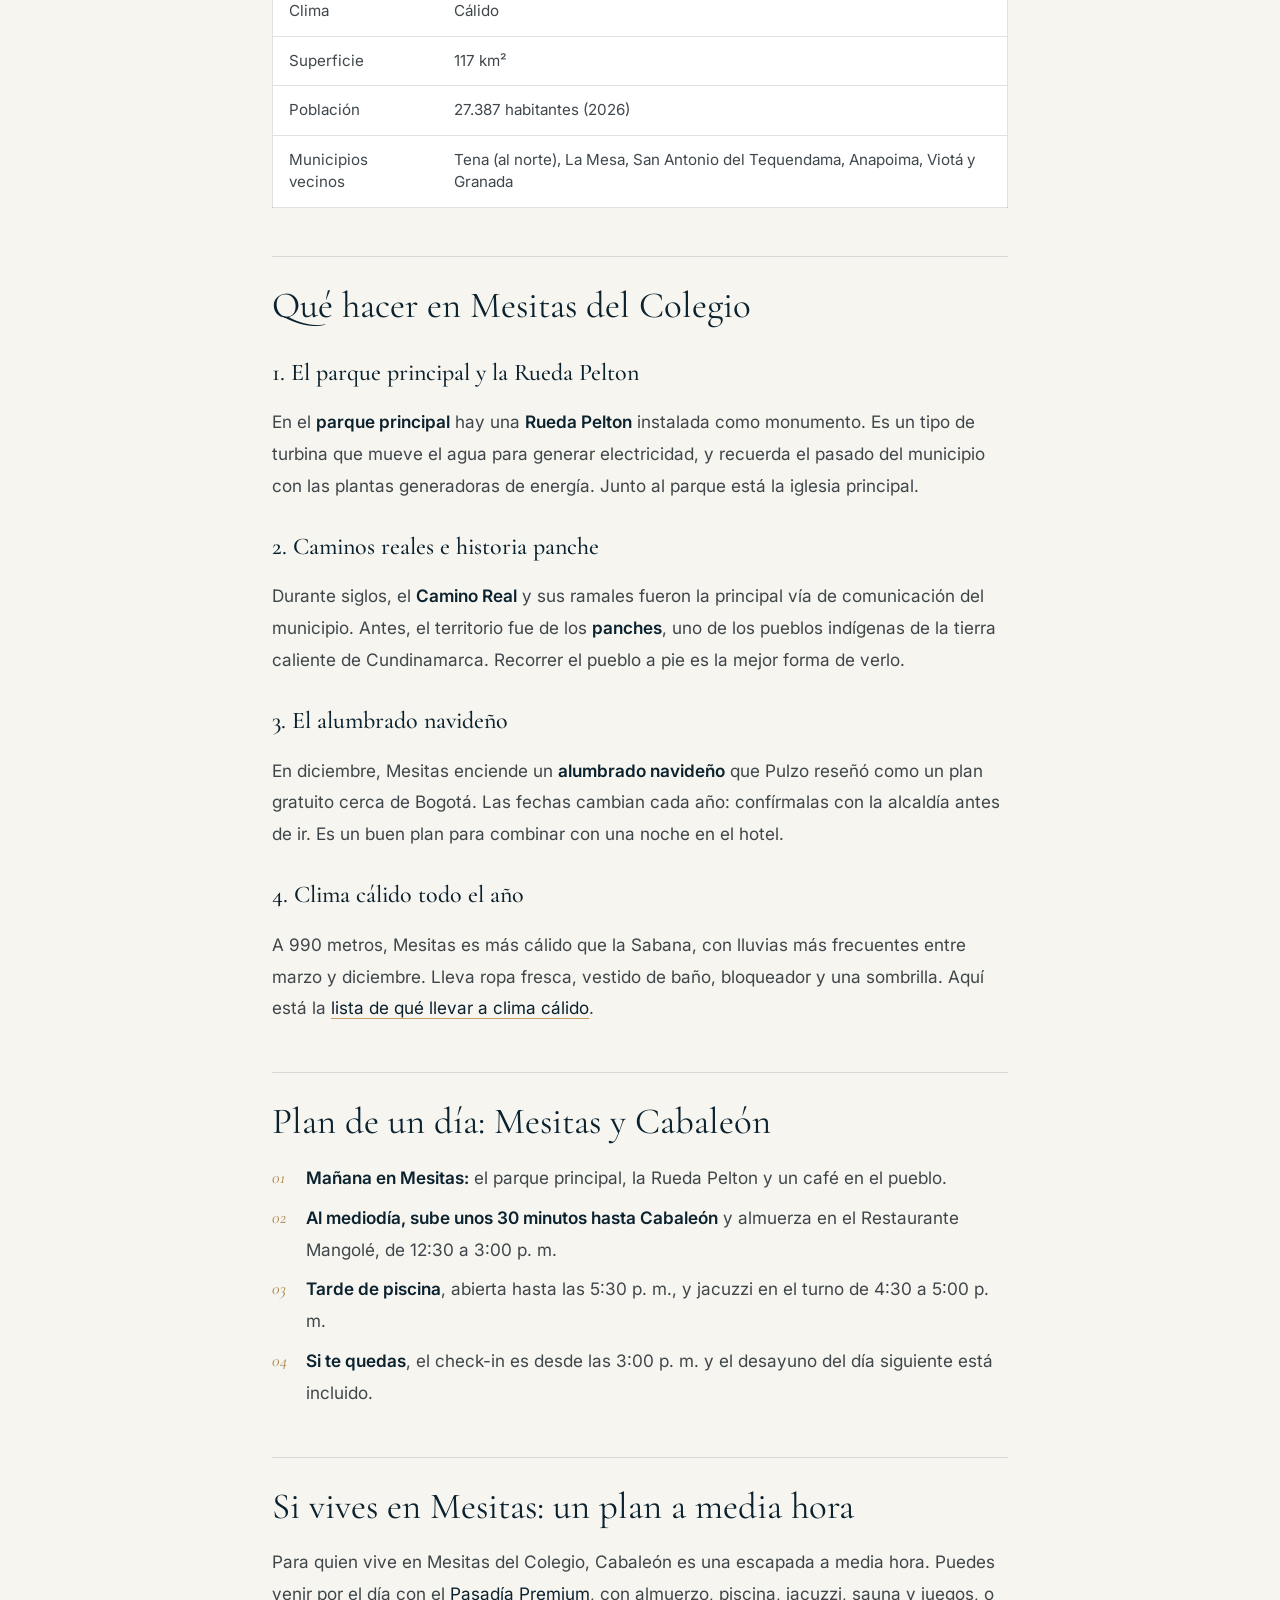
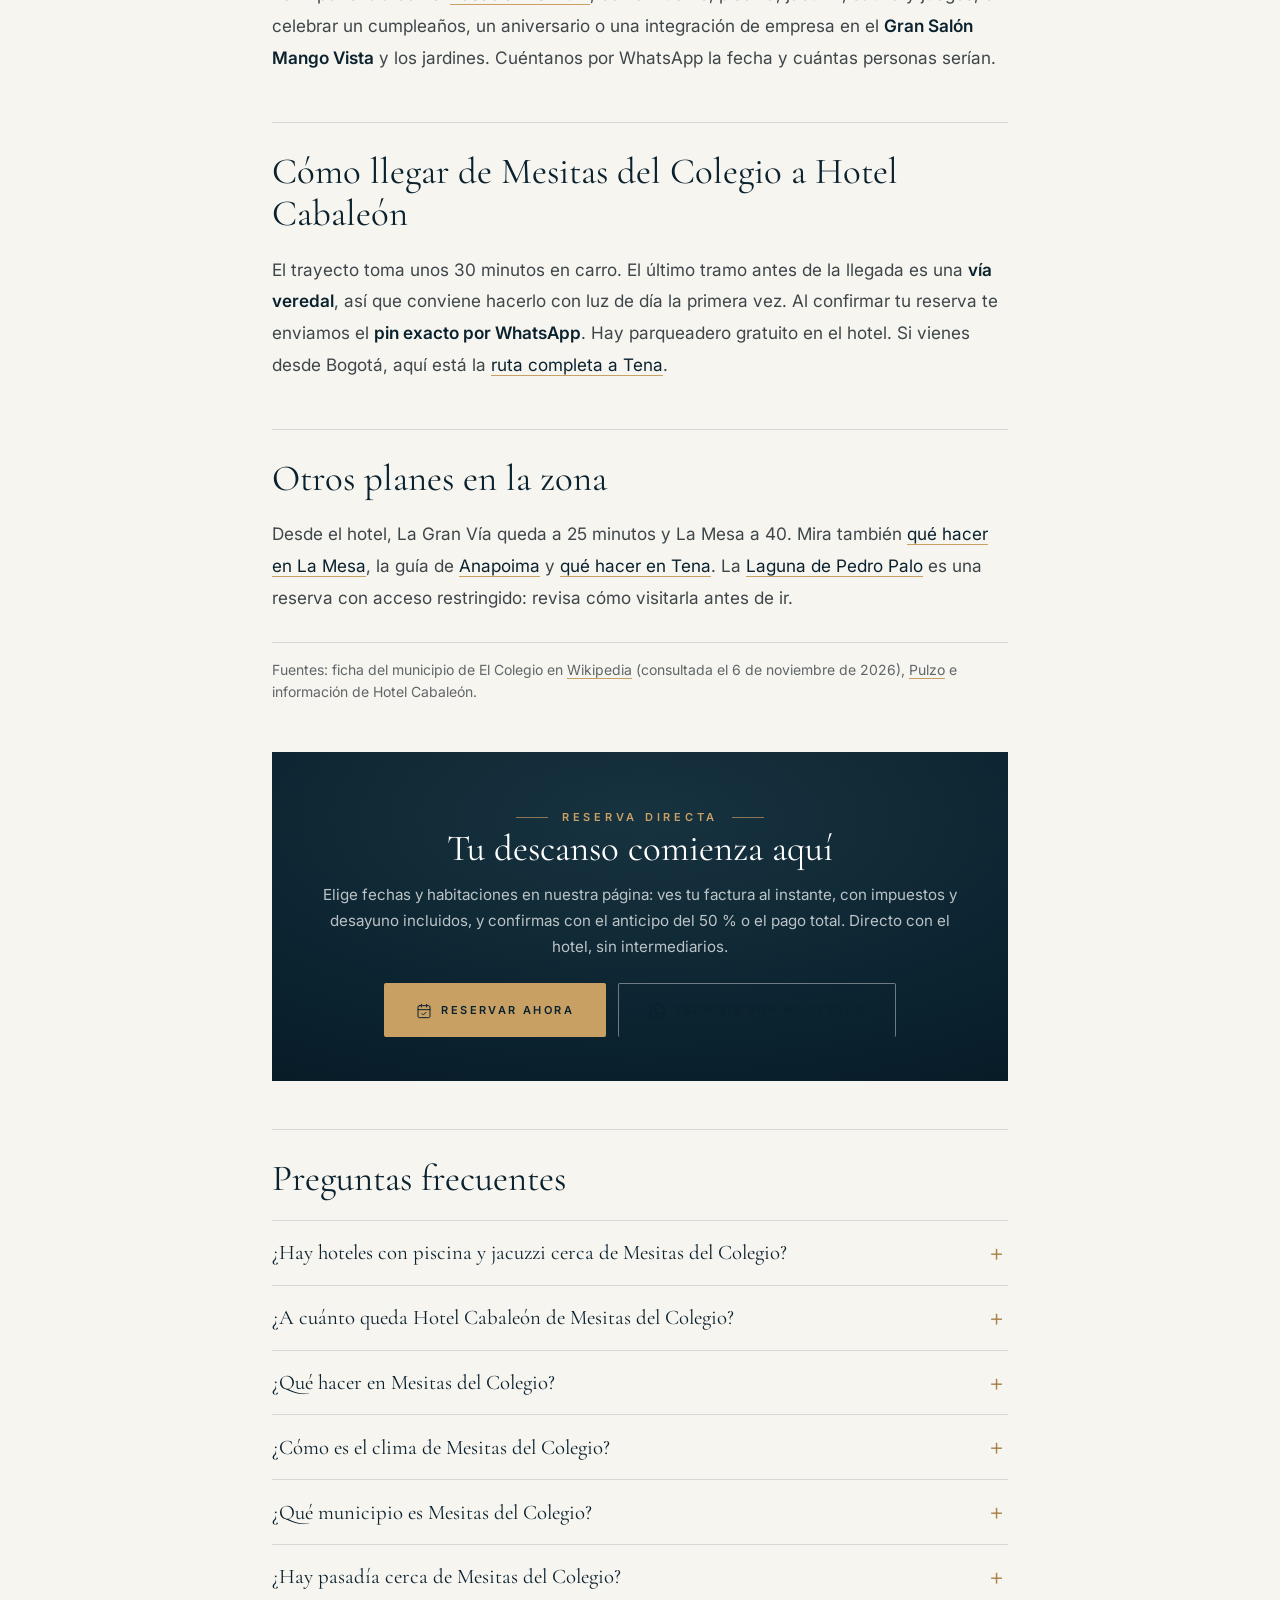
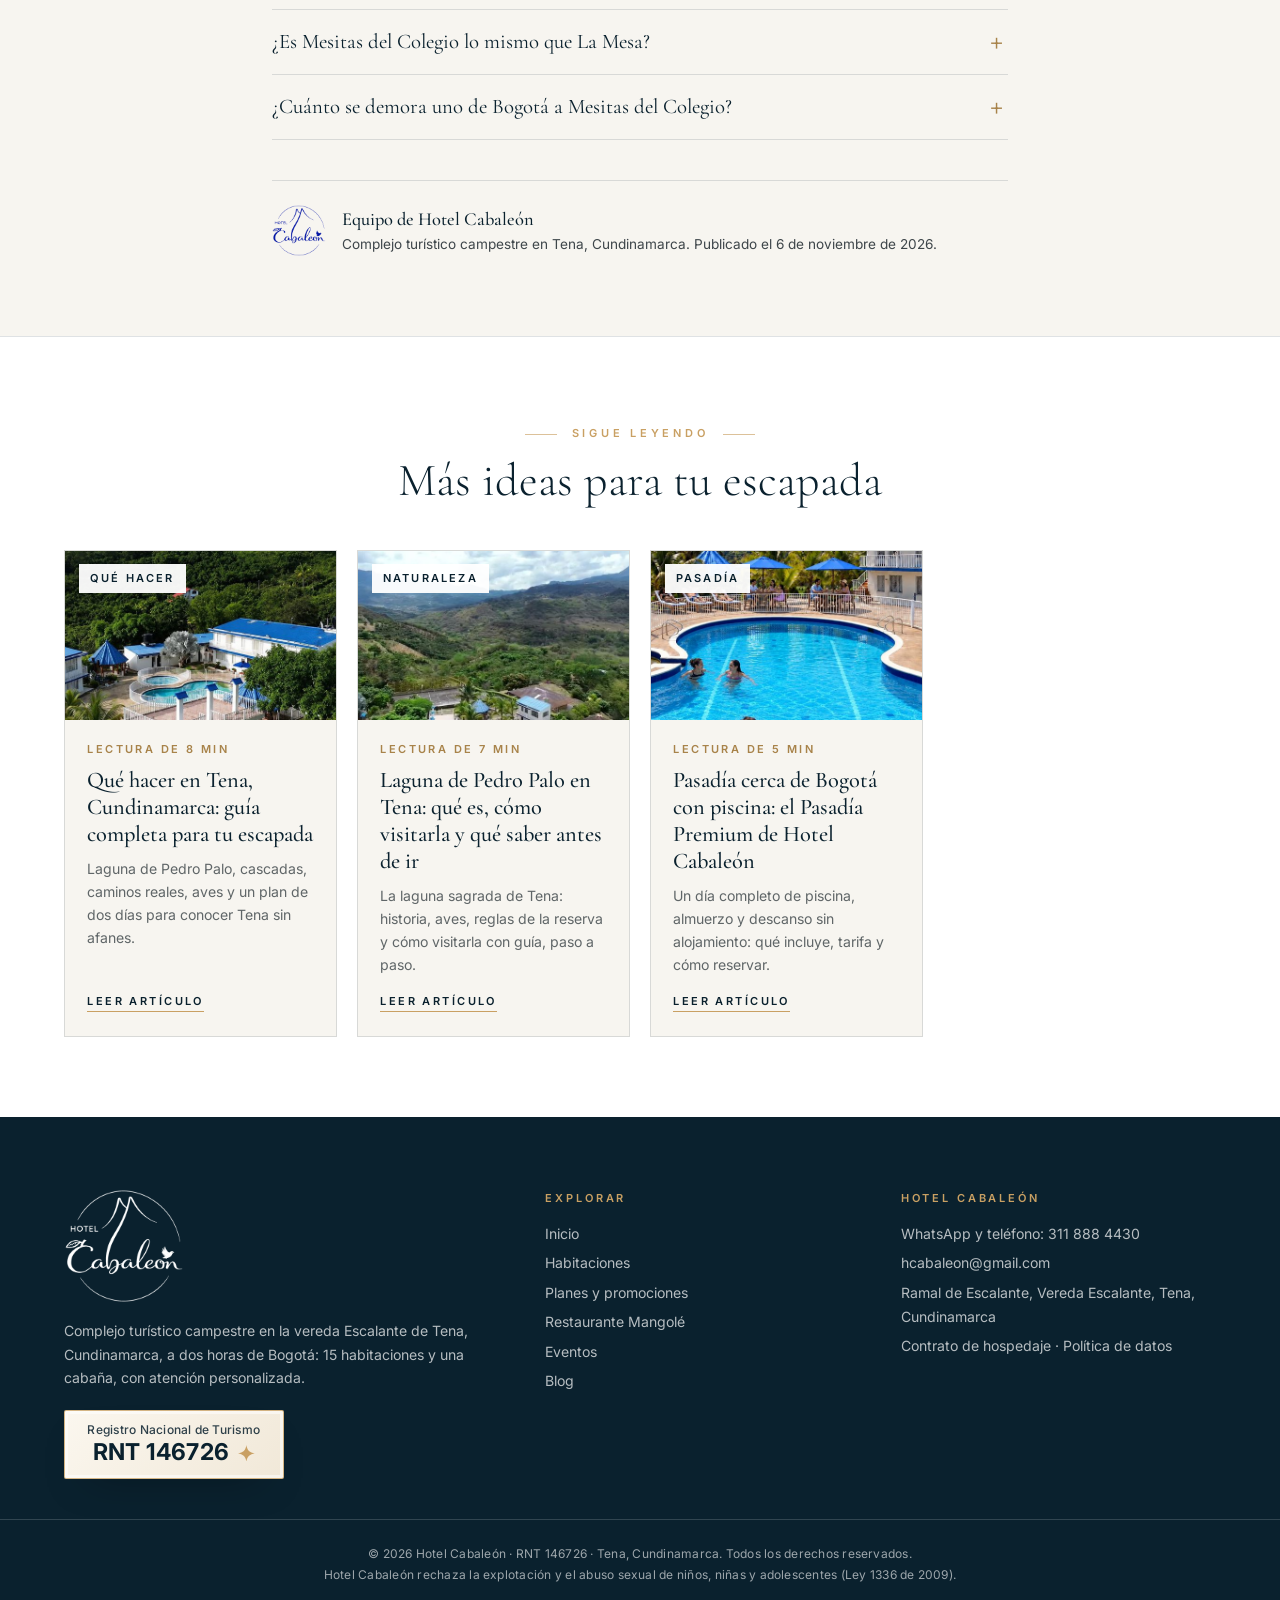
<file: blog-hotel-cerca-de-mesitas-del-colegio.html>
<!DOCTYPE html>
<html lang="es-CO">
<head>
    <meta charset="UTF-8">
    <meta name="viewport" content="width=device-width, initial-scale=1.0">
    <title>Hotel cerca de Mesitas del Colegio: dónde dormir | Hotel Cabaleón</title>
    <meta name="description" content="Hotel cerca de Mesitas del Colegio: Hotel Cabaleón queda a unos 30 minutos, en Tena, con piscinas, jacuzzi y desayuno incluido. Qué hacer en El Colegio y cómo llegar.">
    <meta name="robots" content="index, follow, max-image-preview:large">
    <link rel="canonical" href="https://www.cabaleonhotel.com/blog-hotel-cerca-de-mesitas-del-colegio.html">
    <meta name="theme-color" content="#0A212E">
    <link rel="icon" type="image/png" href="favicon.png">
    <link rel="apple-touch-icon" href="apple-touch-icon.png">

    <!-- Open Graph y redes -->
    <meta property="og:type" content="article">
    <meta property="og:locale" content="es_CO">
    <meta property="og:site_name" content="Hotel Cabaleón">
    <meta property="og:title" content="Hotel cerca de Mesitas del Colegio: dónde dormir y qué hacer">
    <meta property="og:description" content="Hotel cerca de Mesitas del Colegio: Hotel Cabaleón queda a unos 30 minutos, en Tena, con piscinas, jacuzzi y desayuno incluido. Qué hacer en El Colegio y cómo llegar.">
    <meta property="og:url" content="https://www.cabaleonhotel.com/blog-hotel-cerca-de-mesitas-del-colegio.html">
    <meta property="og:image" content="https://www.cabaleonhotel.com/blog-cerca-de-mesitas.jpg">
    <meta property="og:image:width" content="961">
    <meta property="og:image:height" content="540">
    <meta property="og:image:alt" content="Asoleadoras de madera, parasol azul y kiosco entre palmeras con montañas al fondo en Hotel Cabaleón, Tena">
    <meta property="article:published_time" content="2026-11-06">
    <meta property="article:modified_time" content="2026-11-06">
    <meta property="article:section" content="Cerca de Cabaleón">
    <meta name="twitter:card" content="summary_large_image">

    <link rel="preconnect" href="https://fonts.googleapis.com">
    <link rel="preconnect" href="https://fonts.gstatic.com" crossorigin>
    <link href="https://fonts.googleapis.com/css2?family=Cormorant+Garamond:ital,wght@0,300;0,400;0,500;1,300;1,400&family=Inter:wght@300;400;500;600&display=swap" rel="stylesheet">
    <link rel="stylesheet" href="blog.css">
    <link rel="preload" as="image" href="blog-cerca-de-mesitas.jpg">

    <script type="application/ld+json">
{
  "@context": "https://schema.org",
  "@graph": [
    {
      "@type": "BlogPosting",
      "@id": "https://www.cabaleonhotel.com/blog-hotel-cerca-de-mesitas-del-colegio.html#articulo",
      "headline": "Hotel cerca de Mesitas del Colegio: dónde dormir y qué hacer",
      "description": "Hotel cerca de Mesitas del Colegio: Hotel Cabaleón queda a unos 30 minutos, en Tena, con piscinas, jacuzzi y desayuno incluido. Qué hacer en El Colegio y cómo llegar.",
      "image": {
        "@type": "ImageObject",
        "url": "https://www.cabaleonhotel.com/blog-cerca-de-mesitas.jpg",
        "width": 961,
        "height": 540
      },
      "datePublished": "2026-11-06",
      "dateModified": "2026-11-06",
      "inLanguage": "es-CO",
      "author": {
        "@id": "https://www.cabaleonhotel.com/#organizacion"
      },
      "publisher": {
        "@id": "https://www.cabaleonhotel.com/#organizacion"
      },
      "mainEntityOfPage": {
        "@type": "WebPage",
        "@id": "https://www.cabaleonhotel.com/blog-hotel-cerca-de-mesitas-del-colegio.html"
      },
      "isPartOf": {
        "@type": "Blog",
        "@id": "https://www.cabaleonhotel.com/blog.html#blog",
        "name": "Blog de Hotel Cabaleón"
      },
      "articleSection": "Cerca de Cabaleón",
      "keywords": [
        "hotel cerca de Mesitas del Colegio",
        "hoteles en Mesitas del Colegio",
        "qué hacer en Mesitas del Colegio",
        "El Colegio Cundinamarca turismo",
        "hotel con piscina cerca de Mesitas",
        "pasadía cerca de Mesitas del Colegio"
      ],
      "wordCount": 975,
      "about": {
        "@type": "Hotel",
        "@id": "https://www.cabaleonhotel.com/#hotel",
        "name": "Hotel Cabaleón"
      }
    },
    {
      "@type": "Organization",
      "@id": "https://www.cabaleonhotel.com/#organizacion",
      "name": "Hotel Cabaleón",
      "url": "https://www.cabaleonhotel.com/",
      "logo": {
        "@type": "ImageObject",
        "url": "https://www.cabaleonhotel.com/logo-azul.png",
        "width": 640,
        "height": 607
      },
      "telephone": "+57 311 888 4430",
      "email": "hcabaleon@gmail.com",
      "sameAs": [
        "https://www.instagram.com/cabaleonhoteltena/",
        "https://www.facebook.com/p/Hotel-Cabale%C3%B3n-61590948779933/",
        "https://www.tiktok.com/@hotelcabaleon",
        "https://www.youtube.com/channel/UCIRMiAbiIO9L_ZY6kxFHxnQ"
      ]
    },
    {
      "@type": "BreadcrumbList",
      "itemListElement": [
        {
          "@type": "ListItem",
          "position": 1,
          "name": "Inicio",
          "item": "https://www.cabaleonhotel.com/"
        },
        {
          "@type": "ListItem",
          "position": 2,
          "name": "Blog",
          "item": "https://www.cabaleonhotel.com/blog.html"
        },
        {
          "@type": "ListItem",
          "position": 3,
          "name": "Hotel cerca de Mesitas del Colegio: dónde dormir y qué hacer",
          "item": "https://www.cabaleonhotel.com/blog-hotel-cerca-de-mesitas-del-colegio.html"
        }
      ]
    },
    {
      "@type": "FAQPage",
      "mainEntity": [
        {
          "@type": "Question",
          "name": "¿Hay hoteles con piscina y jacuzzi cerca de Mesitas del Colegio?",
          "acceptedAnswer": {
            "@type": "Answer",
            "text": "Sí. Hotel Cabaleón, en la vereda Escalante de Tena, queda a unos 30 minutos de Mesitas del Colegio y tiene piscina para adultos, piscina infantil, jacuzzi, sauna y turco, con desayuno incluido."
          }
        },
        {
          "@type": "Question",
          "name": "¿A cuánto queda Hotel Cabaleón de Mesitas del Colegio?",
          "acceptedAnswer": {
            "@type": "Answer",
            "text": "A unos 30 minutos en carro. El último tramo es una vía veredal y el hotel envía el pin exacto al confirmar la reserva."
          }
        },
        {
          "@type": "Question",
          "name": "¿Qué hacer en Mesitas del Colegio?",
          "acceptedAnswer": {
            "@type": "Answer",
            "text": "Recorrer el parque principal y su Rueda Pelton, caminar por el pueblo y sus caminos reales y, en diciembre, ver el alumbrado navideño."
          }
        },
        {
          "@type": "Question",
          "name": "¿Cómo es el clima de Mesitas del Colegio?",
          "acceptedAnswer": {
            "@type": "Answer",
            "text": "Cálido: está a 990 metros de altura, con lluvias más frecuentes entre marzo y diciembre."
          }
        },
        {
          "@type": "Question",
          "name": "¿Qué municipio es Mesitas del Colegio?",
          "acceptedAnswer": {
            "@type": "Answer",
            "text": "Mesitas del Colegio es la cabecera del municipio de El Colegio, en la provincia del Tequendama, Cundinamarca. Por eso los dos nombres se usan para el mismo lugar."
          }
        },
        {
          "@type": "Question",
          "name": "¿Hay pasadía cerca de Mesitas del Colegio?",
          "acceptedAnswer": {
            "@type": "Answer",
            "text": "Sí. Hotel Cabaleón tiene el Pasadía Premium, un día sin alojamiento con almuerzo, piscina, jacuzzi, sauna y juegos. Es solo con reserva y el valor se confirma por WhatsApp."
          }
        },
        {
          "@type": "Question",
          "name": "¿Es Mesitas del Colegio lo mismo que La Mesa?",
          "acceptedAnswer": {
            "@type": "Answer",
            "text": "No. Son municipios distintos y vecinos de la provincia del Tequendama: Mesitas del Colegio es la cabecera de El Colegio, y La Mesa es la capital de la provincia. Hotel Cabaleón, en Tena, queda a unos 30 minutos de Mesitas y a 40 de La Mesa."
          }
        },
        {
          "@type": "Question",
          "name": "¿Cuánto se demora uno de Bogotá a Mesitas del Colegio?",
          "acceptedAnswer": {
            "@type": "Answer",
            "text": "Mesitas del Colegio está a unos 66 km de Bogotá por carretera. El tiempo depende del tráfico a la salida de la ciudad, así que conviene revisarlo en Waze o Google Maps."
          }
        }
      ]
    }
  ]
}
    </script>
</head>
<body data-pagina="blog/cerca-de-mesitas" data-articulo="cerca-de-mesitas">
    <header class="cabecera">
        <div class="envoltura">
            <a href="index.html" class="cabecera-logo" aria-label="Hotel Cabaleón, ir al inicio"><img src="logo-azul.png" alt="Hotel Cabaleón" width="640" height="607"></a>
            <nav aria-label="Principal">
                <a href="index.html#habitaciones" class="enlace solo-amplio">Habitaciones</a>
                <a href="index.html#planes" class="enlace solo-amplio">Planes</a>
                <a href="blog.html" class="enlace">Blog</a>
                <a href="index.html#reservar" class="boton boton-tinta">Reservar</a>
            </nav>
        </div>
    </header>

    <main>
        <article>
            <header class="portada">
                <img class="portada-foto" src="blog-cerca-de-mesitas.jpg" alt="" width="961" height="540" fetchpriority="high">
                <div class="columna">
                    <nav aria-label="Ruta de navegación">
                        <ol class="migas">
                            <li><a href="index.html">Inicio</a></li>
                            <li><a href="blog.html">Blog</a></li>
                            <li aria-current="page">Mesitas del Colegio</li>
                        </ol>
                    </nav>
                    <span class="ceja centrada">Mesitas del Colegio</span>
                    <h1>Hotel cerca de Mesitas del Colegio: dónde dormir y qué hacer</h1>
                    <p class="bajada">Mesitas del Colegio es tierra caliente a un paso de Tena. Aquí tienes qué ver en el municipio de El Colegio, dónde dormir cerca con piscina y cómo llegar al hotel.</p>
                    <p class="datos-articulo"><span><time datetime="2026-11-06">6 de noviembre de 2026</time></span><span>Lectura de 6 min</span><span>Hotel Cabaleón</span></p>
                </div>
            </header>

            <figure class="foto-principal">
                <img src="blog-cerca-de-mesitas.jpg" alt="Asoleadoras de madera, parasol azul y kiosco entre palmeras con montañas al fondo en Hotel Cabaleón, Tena" width="961" height="540">
                <figcaption>Zona de asoleadoras de Hotel Cabaleón, a unos 30 minutos de Mesitas del Colegio.</figcaption>
            </figure>

            <div class="columna articulo" data-texto>
                <aside class="resumen" aria-label="En resumen">
                    <p class="titulo-caja">En resumen</p>
                    <ul><li><strong>Mesitas del Colegio</strong> es la cabecera del municipio de <strong>El Colegio</strong>, en la provincia del Tequendama, a 990 metros de altura y con <strong>clima cálido</strong>.</li><li>El Colegio limita al norte con Tena: <strong>Hotel Cabaleón</strong> queda a <strong>unos 30 minutos</strong> de Mesitas.</li><li>Para ver: el <strong>parque principal y su Rueda Pelton</strong>, los caminos reales y, en diciembre, el <strong>alumbrado navideño</strong>.</li><li>El plan: recorrer Mesitas y dormir con <strong>piscina, jacuzzi y desayuno incluido</strong> en Cabaleón.</li></ul>
                </aside>
                <nav class="indice" aria-label="Contenido del artículo">
                    <p>En este artículo</p>
                    <ol><li><a href="#donde-dormir">Dónde dormir cerca de Mesitas del Colegio: Hotel Cabaleón</a></li><li><a href="#mesitas-en-datos">Mesitas del Colegio en datos</a></li><li><a href="#que-hacer">Qué hacer en Mesitas del Colegio</a></li><li><a href="#plan">Plan de un día: Mesitas y Cabaleón</a></li><li><a href="#si-vives">Si vives en Mesitas: un plan a media hora</a></li><li><a href="#como-llegar">Cómo llegar de Mesitas del Colegio a Hotel Cabaleón</a></li><li><a href="#cerca">Otros planes en la zona</a></li><li><a href="#preguntas">Preguntas frecuentes</a></li></ol>
                </nav>

<p class="entrada">Si buscas hotel cerca de Mesitas del Colegio, Hotel Cabaleón queda a unos 30 minutos, en la vereda Escalante de Tena: un hotel campestre con piscinas, jacuzzi, sauna y desayuno incluido. Aquí te contamos qué ver en El Colegio y cómo combinarlo con una noche de descanso.</p>

<h2 id="donde-dormir">Dónde dormir cerca de Mesitas del Colegio: Hotel Cabaleón</h2>
<p><strong>Hotel Cabaleón</strong> es un hotel campestre en la <strong>vereda Escalante de Tena (Cundinamarca)</strong>, a unos 30 minutos de Mesitas del Colegio. Tiene 15 habitaciones y una cabaña, con <strong>desayuno e impuestos incluidos</strong>, desde <span data-tarifa="desde">$250.000</span> la noche. En 9.000 m² de jardines frente a la Cordillera Oriental hay piscina para adultos (de 90 a 170 cm), piscina infantil (60 cm), jacuzzi, sauna, baño turco, gimnasio, cancha polideportiva, el <strong>Restaurante Mangolé</strong> y <strong>Cabalante Bar</strong>.</p>
<div class="tabla-envoltura"><table class="tabla">
<thead><tr><th>Habitación</th><th>Capacidad</th><th>Tamaño</th><th>Desde, por noche</th></tr></thead>
<tbody>
<tr><td>Suite Cabaleón (hay 3)</td><td>Hasta 4 personas</td><td>40 m²</td><td><span data-tarifa-hab="suite">$280.000</span></td></tr>
<tr><td>Cabaña Cabaleón (hay 1)</td><td>Hasta 2 personas</td><td>32 m²</td><td><span data-tarifa-hab="cabana">$280.000</span></td></tr>
<tr><td>Habitación Familiar Cuádruple (hay 2)</td><td>Hasta 4 personas</td><td>25 m²</td><td><span data-tarifa-hab="cuadruple">$280.000</span></td></tr>
<tr><td>Habitación Estándar Triple (hay 10)</td><td>Hasta 3 personas</td><td>24 m²</td><td><span data-tarifa-hab="triple">$250.000</span></td></tr>
</tbody></table></div>
<p>El valor cambia con la fecha, entre <span data-tarifa="desde">$250.000</span> y <span data-tarifa="hasta">$450.000</span> por noche. Se admiten mascotas en habitaciones seleccionadas por <span data-tarifa="mascota">$70.000</span> la noche. Todos los datos del hotel están en <a href="hotel-en-tena-cundinamarca.html">Hotel en Tena, Cundinamarca</a>, y el valor exacto de tus fechas, en la <a href="index.html#reservar">reserva en línea</a>.</p>

<h2 id="mesitas-en-datos">Mesitas del Colegio en datos</h2>
<div class="tabla-envoltura"><table class="tabla">
<thead><tr><th>Dato</th><th>El Colegio, Cundinamarca</th></tr></thead>
<tbody>
<tr><td>Nombre</td><td>Municipio de El Colegio; su cabecera es Mesitas del Colegio</td></tr>
<tr><td>Ubicación</td><td>Provincia del Tequendama, Cundinamarca</td></tr>
<tr><td>Altitud media</td><td>990 metros sobre el nivel del mar</td></tr>
<tr><td>Clima</td><td>Cálido</td></tr>
<tr><td>Superficie</td><td>117 km²</td></tr>
<tr><td>Población</td><td>27.387 habitantes (2026)</td></tr>
<tr><td>Municipios vecinos</td><td>Tena (al norte), La Mesa, San Antonio del Tequendama, Anapoima, Viotá y Granada</td></tr>
</tbody></table></div>

<h2 id="que-hacer">Qué hacer en Mesitas del Colegio</h2>
<h3>1. El parque principal y la Rueda Pelton</h3>
<p>En el <strong>parque principal</strong> hay una <strong>Rueda Pelton</strong> instalada como monumento. Es un tipo de turbina que mueve el agua para generar electricidad, y recuerda el pasado del municipio con las plantas generadoras de energía. Junto al parque está la iglesia principal.</p>
<h3>2. Caminos reales e historia panche</h3>
<p>Durante siglos, el <strong>Camino Real</strong> y sus ramales fueron la principal vía de comunicación del municipio. Antes, el territorio fue de los <strong>panches</strong>, uno de los pueblos indígenas de la tierra caliente de Cundinamarca. Recorrer el pueblo a pie es la mejor forma de verlo.</p>
<h3>3. El alumbrado navideño</h3>
<p>En diciembre, Mesitas enciende un <strong>alumbrado navideño</strong> que Pulzo reseñó como un plan gratuito cerca de Bogotá. Las fechas cambian cada año: confírmalas con la alcaldía antes de ir. Es un buen plan para combinar con una noche en el hotel.</p>
<h3>4. Clima cálido todo el año</h3>
<p>A 990 metros, Mesitas es más cálido que la Sabana, con lluvias más frecuentes entre marzo y diciembre. Lleva ropa fresca, vestido de baño, bloqueador y una sombrilla. Aquí está la <a href="blog-que-llevar-a-clima-calido.html">lista de qué llevar a clima cálido</a>.</p>

<h2 id="plan">Plan de un día: Mesitas y Cabaleón</h2>
<ol>
<li><strong>Mañana en Mesitas:</strong> el parque principal, la Rueda Pelton y un café en el pueblo.</li>
<li><strong>Al mediodía, sube unos 30 minutos hasta Cabaleón</strong> y almuerza en el Restaurante Mangolé, de 12:30 a 3:00 p. m.</li>
<li><strong>Tarde de piscina</strong>, abierta hasta las 5:30 p. m., y jacuzzi en el turno de 4:30 a 5:00 p. m.</li>
<li><strong>Si te quedas</strong>, el check-in es desde las 3:00 p. m. y el desayuno del día siguiente está incluido.</li>
</ol>

<h2 id="si-vives">Si vives en Mesitas: un plan a media hora</h2>
<p>Para quien vive en Mesitas del Colegio, Cabaleón es una escapada a media hora. Puedes venir por el día con el <a href="blog-pasadia-cerca-de-bogota.html">Pasadía Premium</a>, con almuerzo, piscina, jacuzzi, sauna y juegos, o celebrar un cumpleaños, un aniversario o una integración de empresa en el <strong>Gran Salón Mango Vista</strong> y los jardines. Cuéntanos por WhatsApp la fecha y cuántas personas serían.</p>

<h2 id="como-llegar">Cómo llegar de Mesitas del Colegio a Hotel Cabaleón</h2>
<p>El trayecto toma unos 30 minutos en carro. El último tramo antes de la llegada es una <strong>vía veredal</strong>, así que conviene hacerlo con luz de día la primera vez. Al confirmar tu reserva te enviamos el <strong>pin exacto por WhatsApp</strong>. Hay parqueadero gratuito en el hotel. Si vienes desde Bogotá, aquí está la <a href="blog-como-llegar-a-tena-desde-bogota.html">ruta completa a Tena</a>.</p>

<h2 id="cerca">Otros planes en la zona</h2>
<p>Desde el hotel, La Gran Vía queda a 25 minutos y La Mesa a 40. Mira también <a href="blog-hotel-cerca-de-la-mesa-cundinamarca.html">qué hacer en La Mesa</a>, la guía de <a href="blog-hotel-cerca-de-anapoima.html">Anapoima</a> y <a href="blog-que-hacer-en-tena-cundinamarca.html">qué hacer en Tena</a>. La <a href="blog-laguna-de-pedro-palo-tena.html">Laguna de Pedro Palo</a> es una reserva con acceso restringido: revisa cómo visitarla antes de ir.</p>
<p class="fuentes">Fuentes: ficha del municipio de El Colegio en <a href="https://es.wikipedia.org/wiki/El_Colegio" target="_blank" rel="noopener">Wikipedia</a> (consultada el 6 de noviembre de 2026), <a href="https://www.pulzo.com/vivir-bien/viajes-y-turismo/como-llegar-mesitas-colegio-desde-bogota-prendio-sus-alumbrados-ir-sale-gratis-PP4158032" target="_blank" rel="noopener">Pulzo</a> e información de Hotel Cabaleón.</p>

                <section class="llamado" aria-label="Reservar en Hotel Cabaleón">
                    <span class="ceja centrada">Reserva directa</span>
                    <h2>Tu descanso comienza aquí</h2>
                    <p>Elige fechas y habitaciones en nuestra página: ves tu factura al instante, con impuestos y desayuno incluidos, y confirmas con el anticipo del 50 % o el pago total. Directo con el hotel, sin intermediarios.</p>
                    <div class="acciones">
                        <a href="index.html#reservar" class="boton boton-dorado"><svg viewBox="0 0 24 24" fill="none" stroke="currentColor" stroke-width="1.5" stroke-linecap="round" stroke-linejoin="round" aria-hidden="true"><rect x="3" y="4" width="18" height="18" rx="2"/><path d="M16 2v4M8 2v4M3 10h18M9 16l2 2 4-4"/></svg> Reservar ahora</a>
                        <a href="https://wa.me/573118884430?text=%C2%A1Hola!%20Le%C3%AD%20el%20art%C3%ADculo%20%C2%ABHotel%20cerca%20de%20Mesitas%20del%20Colegio%3A%20d%C3%B3nde%20dormir%20y%20qu%C3%A9%20hacer%C2%BB%20y%20quiero%20m%C3%A1s%20informaci%C3%B3n." target="_blank" rel="noopener" class="boton boton-claro"><svg viewBox="0 0 16 16" fill="currentColor" aria-hidden="true"><path d="M13.601 2.326A7.854 7.854 0 0 0 7.994 0C3.627 0 .068 3.558.064 7.926c0 1.399.366 2.76 1.057 3.965L0 16l4.204-1.102a7.933 7.933 0 0 0 3.79.965h.004c4.368 0 7.926-3.558 7.93-7.93A7.898 7.898 0 0 0 13.6 2.326zM7.994 14.521a6.573 6.573 0 0 1-3.356-.92l-.24-.144-2.494.654.666-2.433-.156-.251a6.56 6.56 0 0 1-1.007-3.505c0-3.626 2.957-6.584 6.591-6.584a6.56 6.56 0 0 1 4.66 1.931 6.557 6.557 0 0 1 1.928 4.66c-.004 3.639-2.961 6.592-6.592 6.592zm3.615-4.934c-.197-.099-1.17-.578-1.353-.646-.182-.065-.315-.099-.445.099-.133.197-.513.646-.627.775-.114.133-.232.148-.43.05-.197-.1-.836-.308-1.592-.985-.59-.525-.985-1.175-1.103-1.372-.114-.198-.011-.304.088-.403.087-.088.197-.232.296-.346.1-.114.133-.198.198-.33.065-.134.034-.248-.015-.347-.05-.099-.445-1.076-.612-1.47-.16-.389-.323-.335-.445-.34-.114-.007-.247-.007-.38-.007a.729.729 0 0 0-.529.247c-.182.198-.691.677-.691 1.654 0 .977.71 1.916.81 2.049.098.133 1.394 2.132 3.383 2.992.47.205.84.326 1.129.418.475.152.904.129 1.246.08.38-.058 1.171-.48 1.338-.943.164-.464.164-.86.114-.943-.049-.084-.182-.133-.38-.232z"/></svg> Escribir por WhatsApp</a>
                    </div>
                </section>

                <h2 id="preguntas">Preguntas frecuentes</h2>
                <div class="preguntas"><details><summary>¿Hay hoteles con piscina y jacuzzi cerca de Mesitas del Colegio?</summary><p>Sí. Hotel Cabaleón, en la vereda Escalante de Tena, queda a unos 30 minutos de Mesitas del Colegio y tiene piscina para adultos, piscina infantil, jacuzzi, sauna y turco, con desayuno incluido.</p></details><details><summary>¿A cuánto queda Hotel Cabaleón de Mesitas del Colegio?</summary><p>A unos 30 minutos en carro. El último tramo es una vía veredal y el hotel envía el pin exacto al confirmar la reserva.</p></details><details><summary>¿Qué hacer en Mesitas del Colegio?</summary><p>Recorrer el parque principal y su Rueda Pelton, caminar por el pueblo y sus caminos reales y, en diciembre, ver el alumbrado navideño.</p></details><details><summary>¿Cómo es el clima de Mesitas del Colegio?</summary><p>Cálido: está a 990 metros de altura, con lluvias más frecuentes entre marzo y diciembre.</p></details><details><summary>¿Qué municipio es Mesitas del Colegio?</summary><p>Mesitas del Colegio es la cabecera del municipio de El Colegio, en la provincia del Tequendama, Cundinamarca. Por eso los dos nombres se usan para el mismo lugar.</p></details><details><summary>¿Hay pasadía cerca de Mesitas del Colegio?</summary><p>Sí. Hotel Cabaleón tiene el Pasadía Premium, un día sin alojamiento con almuerzo, piscina, jacuzzi, sauna y juegos. Es solo con reserva y el valor se confirma por WhatsApp.</p></details><details><summary>¿Es Mesitas del Colegio lo mismo que La Mesa?</summary><p>No. Son municipios distintos y vecinos de la provincia del Tequendama: Mesitas del Colegio es la cabecera de El Colegio, y La Mesa es la capital de la provincia. Hotel Cabaleón, en Tena, queda a unos 30 minutos de Mesitas y a 40 de La Mesa.</p></details><details><summary>¿Cuánto se demora uno de Bogotá a Mesitas del Colegio?</summary><p>Mesitas del Colegio está a unos 66 km de Bogotá por carretera. El tiempo depende del tráfico a la salida de la ciudad, así que conviene revisarlo en Waze o Google Maps.</p></details></div>

                <div class="firma">
                    <img src="logo-azul.png" alt="" width="640" height="607" loading="lazy">
                    <p><strong>Equipo de Hotel Cabaleón</strong>Complejo turístico campestre en Tena, Cundinamarca. Publicado el <time datetime="2026-11-06">6 de noviembre de 2026</time>.</p>
                </div>
            </div>
        </article>

        <section class="seccion-tarjetas" aria-labelledby="relacionados">
            <div class="envoltura">
                <div class="cabeza">
                    <span class="ceja centrada">Sigue leyendo</span>
                    <h2 id="relacionados">Más ideas para tu escapada</h2>
                </div>
                <div class="tarjetas"><a class="tarjeta" href="blog-que-hacer-en-tena-cundinamarca.html" data-articulo="que-hacer-en-tena"><span class="tarjeta-foto"><img src="blog-que-hacer-en-tena-sm.jpg" alt="Hotel Cabaleón entre montañas verdes en Tena, Cundinamarca: edificios de techo azul, kioscos y piscina" width="640" height="360" loading="lazy"><span class="tarjeta-categoria">Qué hacer</span></span><span class="tarjeta-cuerpo"><span class="tarjeta-meta">Lectura de 8 min</span><h2>Qué hacer en Tena, Cundinamarca: guía completa para tu escapada</h2><p>Laguna de Pedro Palo, cascadas, caminos reales, aves y un plan de dos días para conocer Tena sin afanes.</p><span class="tarjeta-leer">Leer artículo</span></span></a><a class="tarjeta" href="blog-laguna-de-pedro-palo-tena.html" data-articulo="laguna-pedro-palo"><span class="tarjeta-foto"><img src="blog-laguna-pedro-palo-sm.jpg" alt="Montañas y bosques de la Cordillera Oriental vistos desde Hotel Cabaleón, en Tena, Cundinamarca" width="640" height="360" loading="lazy"><span class="tarjeta-categoria">Naturaleza</span></span><span class="tarjeta-cuerpo"><span class="tarjeta-meta">Lectura de 7 min</span><h2>Laguna de Pedro Palo en Tena: qué es, cómo visitarla y qué saber antes de ir</h2><p>La laguna sagrada de Tena: historia, aves, reglas de la reserva y cómo visitarla con guía, paso a paso.</p><span class="tarjeta-leer">Leer artículo</span></span></a><a class="tarjeta" href="blog-pasadia-cerca-de-bogota.html" data-articulo="pasadia"><span class="tarjeta-foto"><img src="blog-pasadia-sm.jpg" alt="Personas nadando en la piscina de Hotel Cabaleón con parasoles azules y palmeras, pasadía en Tena" width="640" height="360" loading="lazy"><span class="tarjeta-categoria">Pasadía</span></span><span class="tarjeta-cuerpo"><span class="tarjeta-meta">Lectura de 5 min</span><h2>Pasadía cerca de Bogotá con piscina: el Pasadía Premium de Hotel Cabaleón</h2><p>Un día completo de piscina, almuerzo y descanso sin alojamiento: qué incluye, tarifa y cómo reservar.</p><span class="tarjeta-leer">Leer artículo</span></span></a></div>
            </div>
        </section>
    </main>

    <footer class="pie">
        <div class="envoltura">
            <div>
                <img src="logo-blanco.png" alt="Hotel Cabaleón" width="640" height="607" loading="lazy">
                <p>Complejo turístico campestre en la vereda Escalante de Tena, Cundinamarca, a dos horas de Bogotá: 15 habitaciones y una cabaña, con atención personalizada.</p>
                <p class="sello-rnt" aria-label="Registro Nacional de Turismo RNT 146726"><span class="sello-rnt-titulo">Registro Nacional de Turismo</span><span class="sello-rnt-num">RNT 146726 <svg class="sello-rnt-estrella" viewBox="0 0 24 24" aria-hidden="true"><path d="M12 0C12.8 7.2 16.8 11.2 24 12 16.8 12.8 12.8 16.8 12 24 11.2 16.8 7.2 12.8 0 12 7.2 11.2 11.2 7.2 12 0Z"/></svg></span></p>
            </div>
            <div>
                <h2>Explorar</h2>
                <ul>
                    <li><a href="index.html">Inicio</a></li>
                    <li><a href="index.html#habitaciones">Habitaciones</a></li>
                    <li><a href="index.html#planes">Planes y promociones</a></li>
                    <li><a href="index.html#restaurante">Restaurante Mangolé</a></li>
                    <li><a href="index.html#eventos">Eventos</a></li>
                    <li><a href="blog.html">Blog</a></li>
                </ul>
            </div>
            <div>
                <h2>Hotel Cabaleón</h2>
                <ul>
                    <li><a href="https://wa.me/573118884430" target="_blank" rel="noopener">WhatsApp y teléfono: 311 888 4430</a></li>
                    <li><a href="mailto:hcabaleon@gmail.com">hcabaleon@gmail.com</a></li>
                    <li>Ramal de Escalante, Vereda Escalante, Tena, Cundinamarca</li>
                    <li><a href="contrato-hospedaje.pdf" target="_blank" rel="noopener">Contrato de hospedaje</a> · <a href="politica-tratamiento-datos.pdf" target="_blank" rel="noopener">Política de datos</a></li>
                </ul>
            </div>
        </div>
        <div class="pie-legal">
            <div class="envoltura">
                <p>&copy; 2026 Hotel Cabaleón · RNT 146726 · Tena, Cundinamarca. Todos los derechos reservados.</p>
                <p>Hotel Cabaleón rechaza la explotación y el abuso sexual de niños, niñas y adolescentes (Ley 1336 de 2009).</p>
            </div>
        </div>
    </footer>
    <a class="whatsapp-flotante" href="https://wa.me/573118884430?text=%C2%A1Hola%21%20Vengo%20del%20blog%20de%20Hotel%20Cabale%C3%B3n%20y%20quiero%20m%C3%A1s%20informaci%C3%B3n." target="_blank" rel="noopener" aria-label="Escribir a Hotel Cabaleón por WhatsApp"><svg viewBox="0 0 16 16" fill="currentColor" aria-hidden="true"><path d="M13.601 2.326A7.854 7.854 0 0 0 7.994 0C3.627 0 .068 3.558.064 7.926c0 1.399.366 2.76 1.057 3.965L0 16l4.204-1.102a7.933 7.933 0 0 0 3.79.965h.004c4.368 0 7.926-3.558 7.93-7.93A7.898 7.898 0 0 0 13.6 2.326zM7.994 14.521a6.573 6.573 0 0 1-3.356-.92l-.24-.144-2.494.654.666-2.433-.156-.251a6.56 6.56 0 0 1-1.007-3.505c0-3.626 2.957-6.584 6.591-6.584a6.56 6.56 0 0 1 4.66 1.931 6.557 6.557 0 0 1 1.928 4.66c-.004 3.639-2.961 6.592-6.592 6.592zm3.615-4.934c-.197-.099-1.17-.578-1.353-.646-.182-.065-.315-.099-.445.099-.133.197-.513.646-.627.775-.114.133-.232.148-.43.05-.197-.1-.836-.308-1.592-.985-.59-.525-.985-1.175-1.103-1.372-.114-.198-.011-.304.088-.403.087-.088.197-.232.296-.346.1-.114.133-.198.198-.33.065-.134.034-.248-.015-.347-.05-.099-.445-1.076-.612-1.47-.16-.389-.323-.335-.445-.34-.114-.007-.247-.007-.38-.007a.729.729 0 0 0-.529.247c-.182.198-.691.677-.691 1.654 0 .977.71 1.916.81 2.049.098.133 1.394 2.132 3.383 2.992.47.205.84.326 1.129.418.475.152.904.129 1.246.08.38-.058 1.171-.48 1.338-.943.164-.464.164-.86.114-.943-.049-.084-.182-.133-.38-.232z"/></svg></a>
    <script src="blog.js" defer></script>
</body>
</html>
</file>
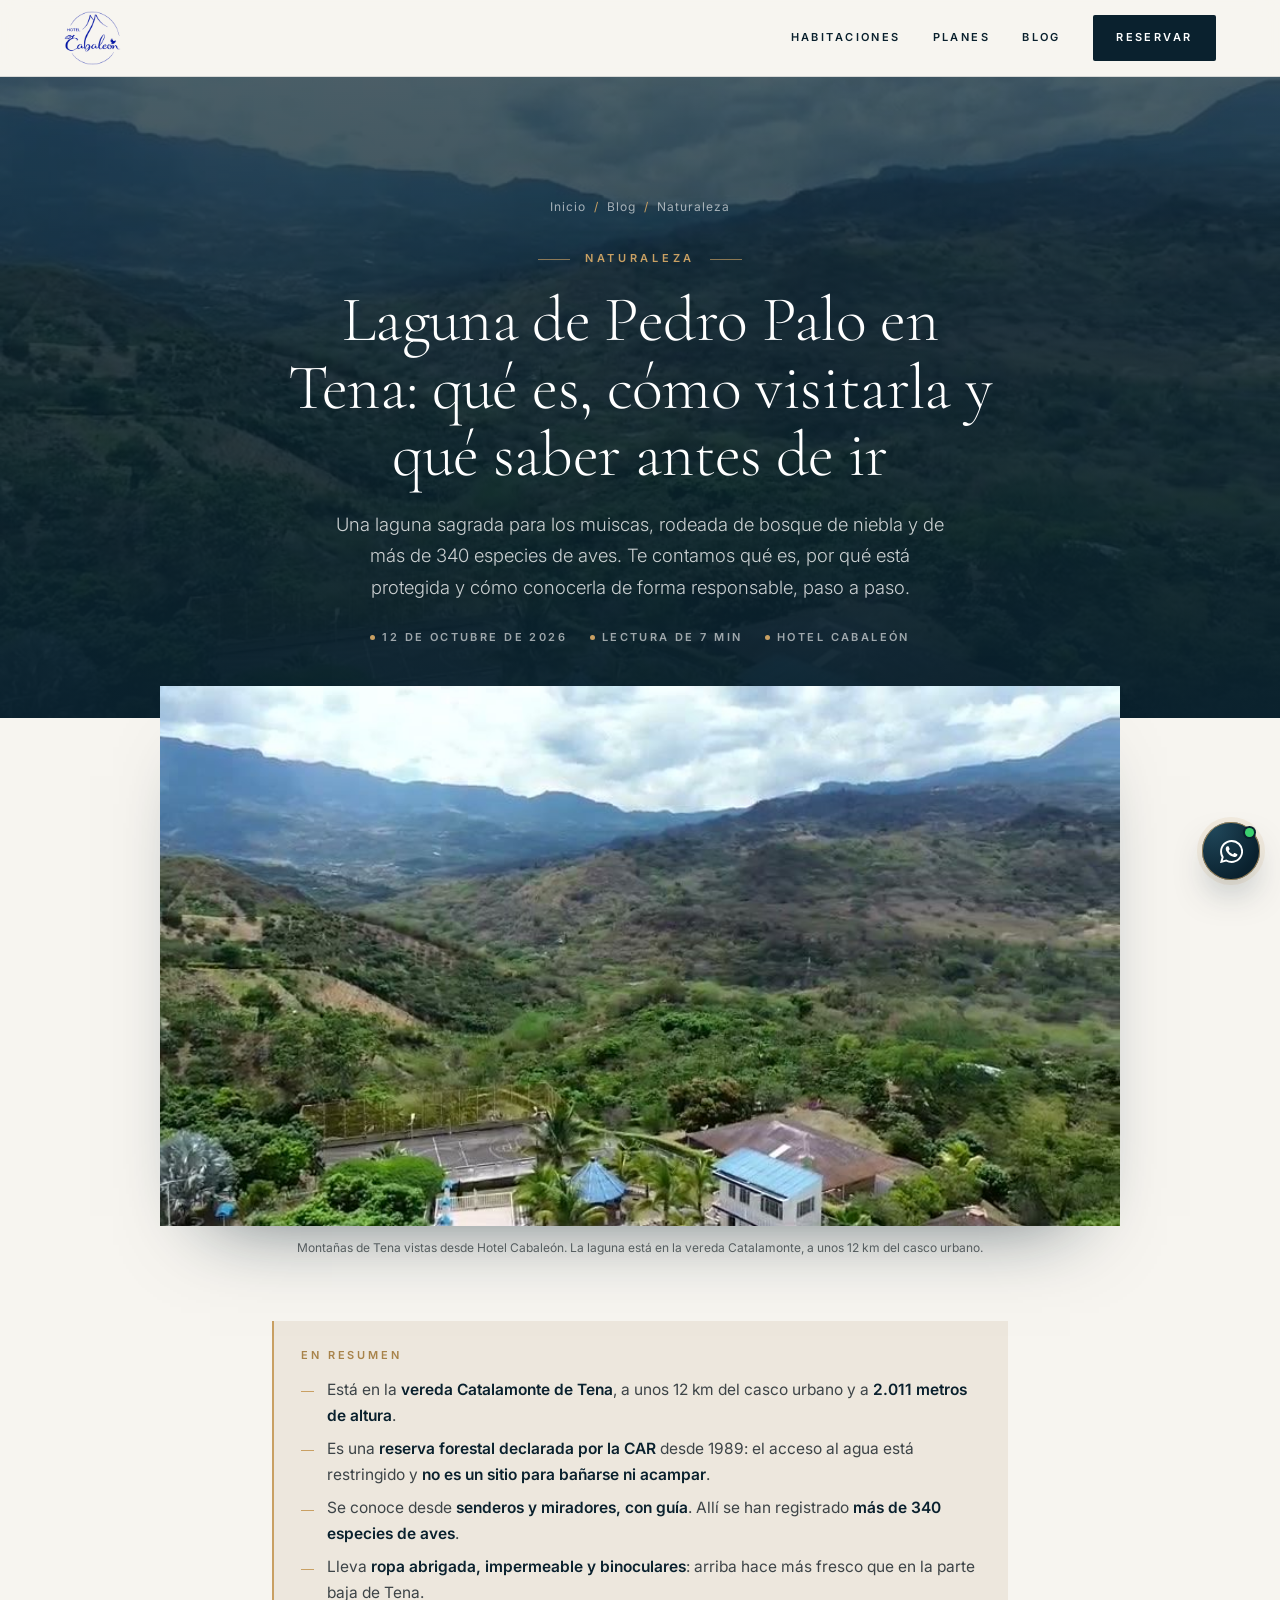
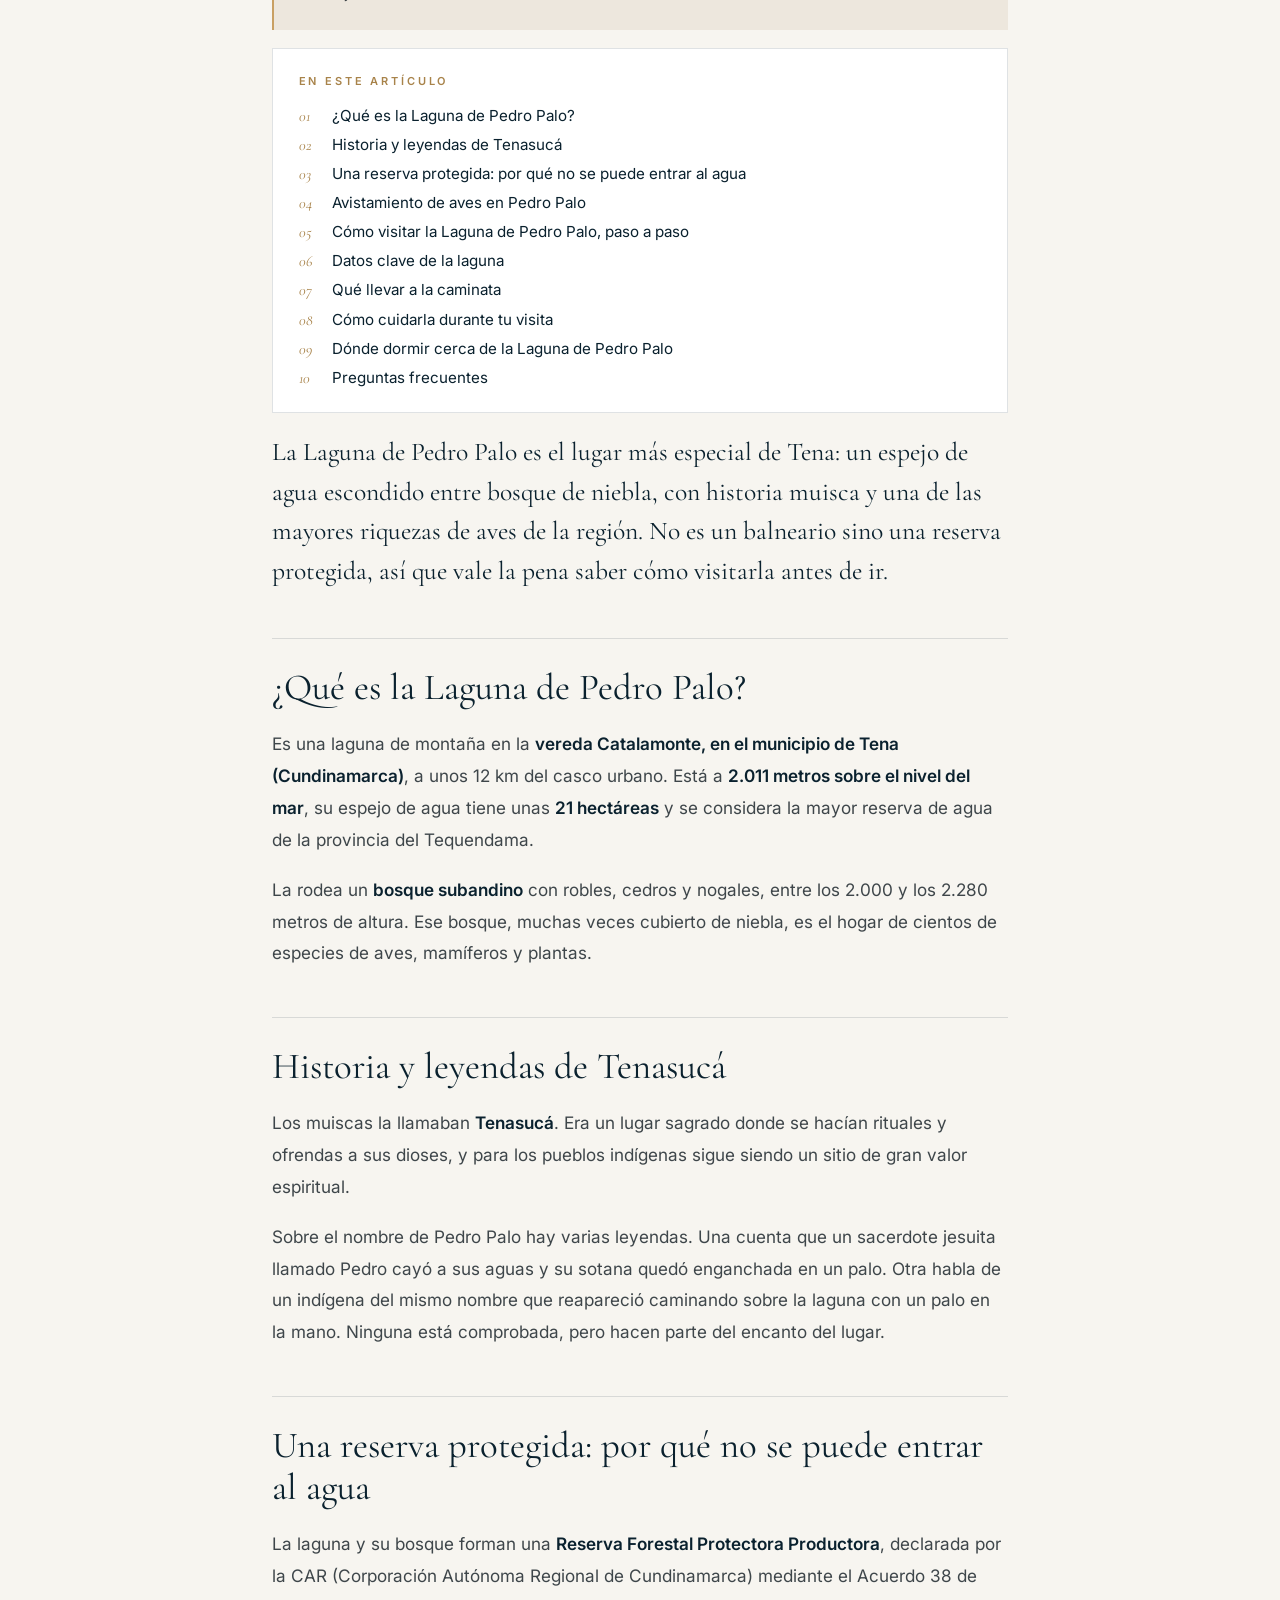
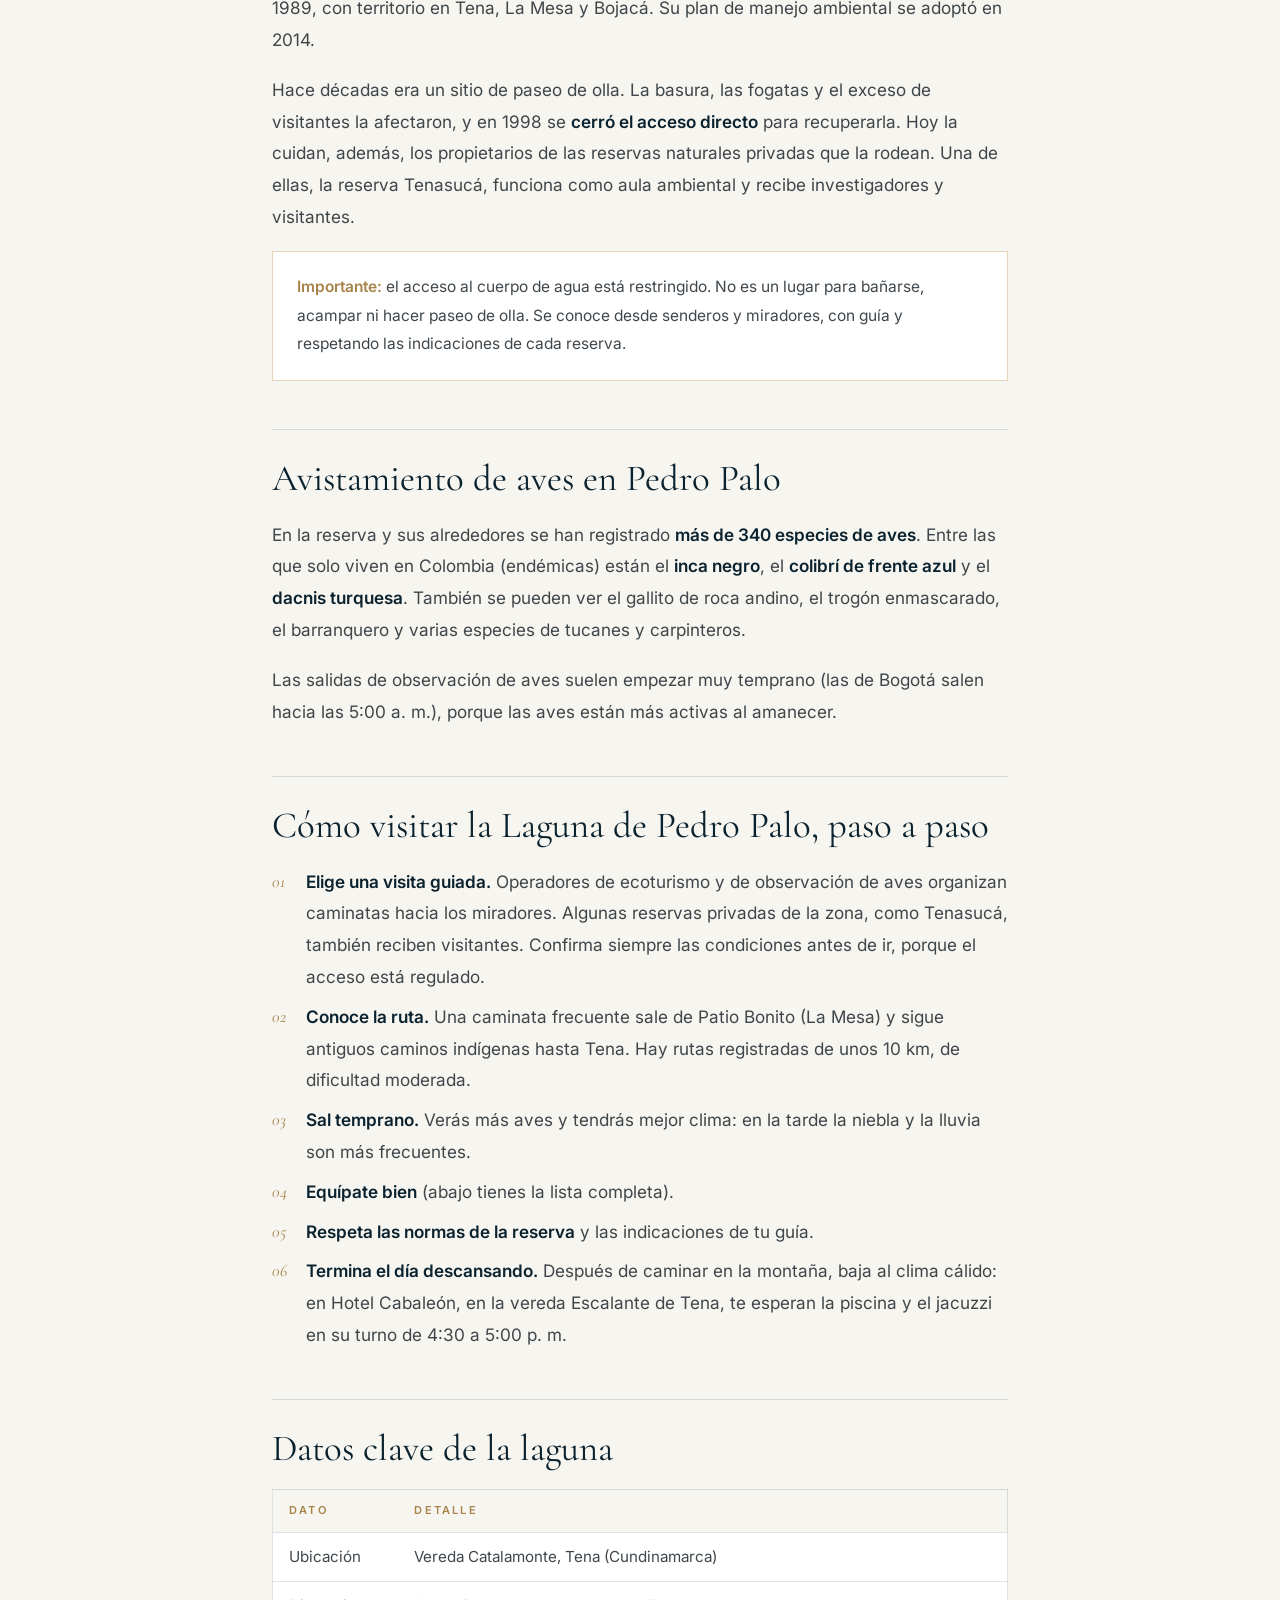
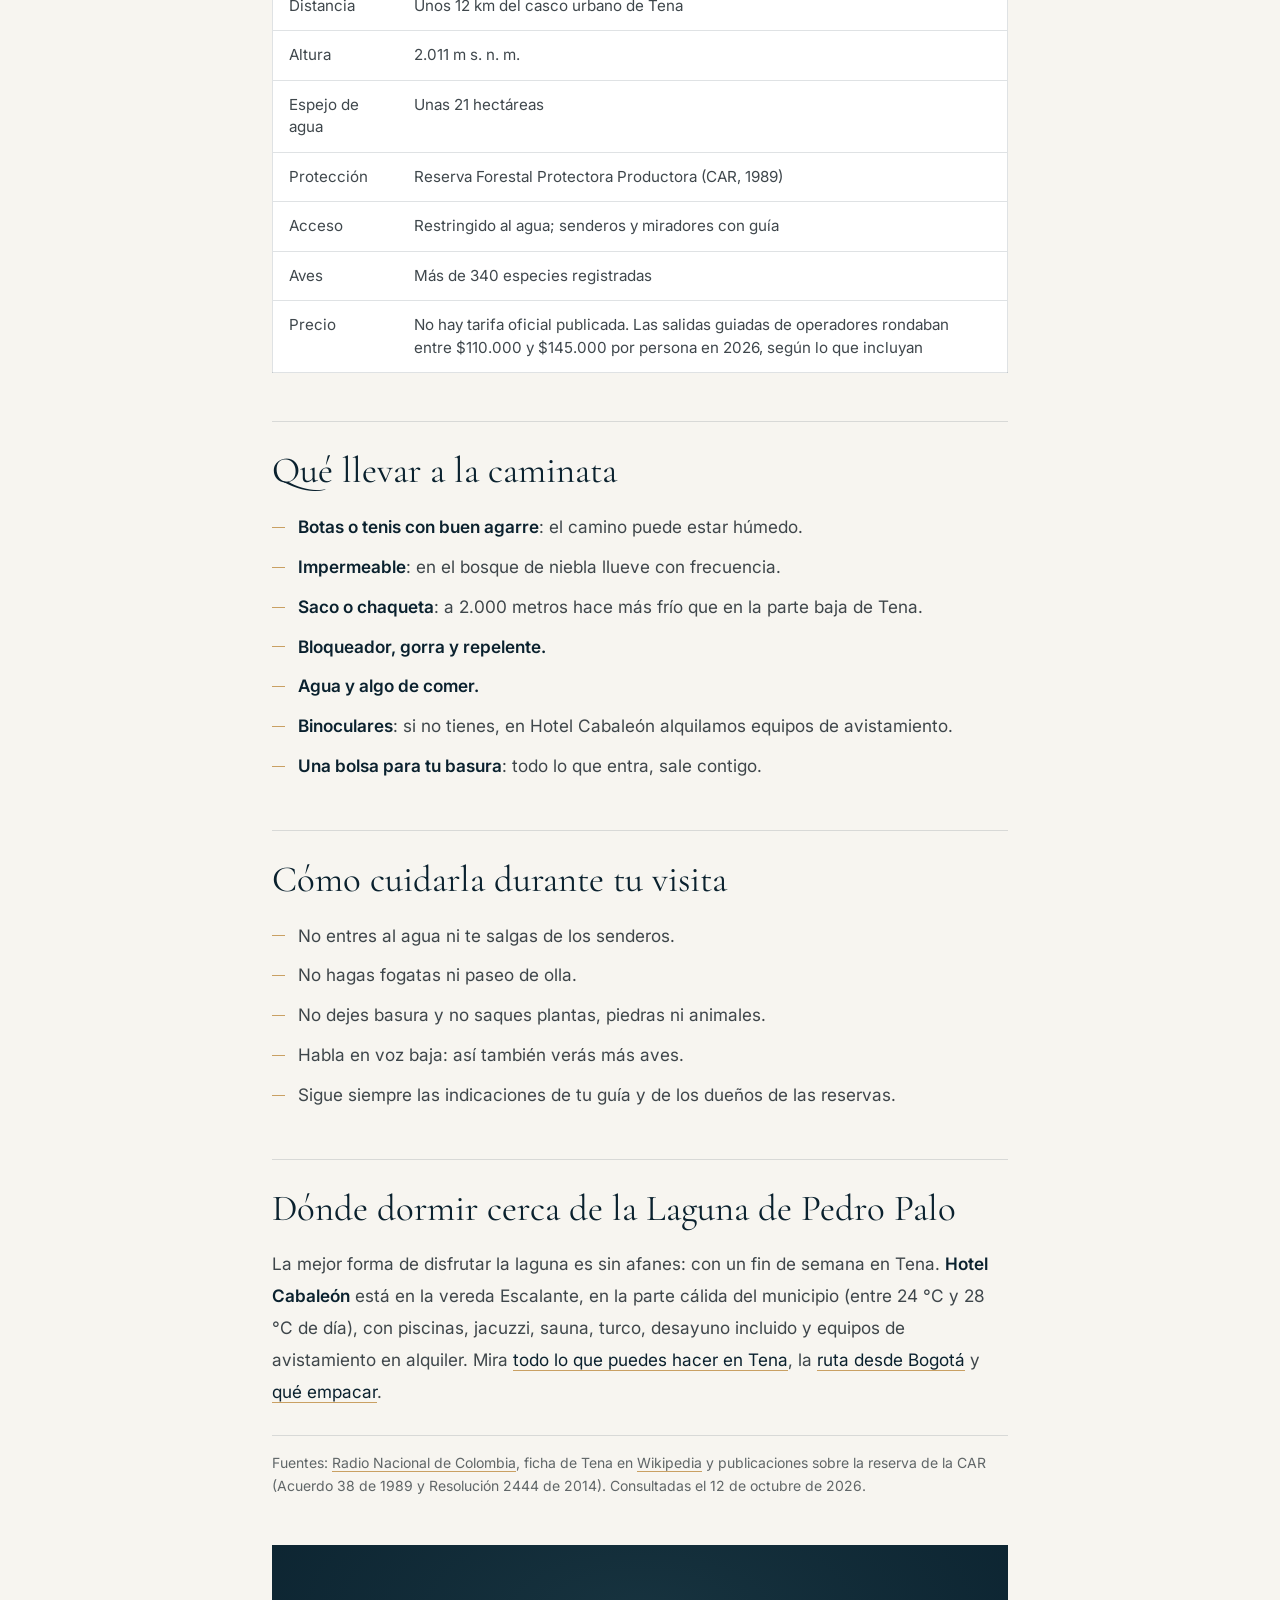
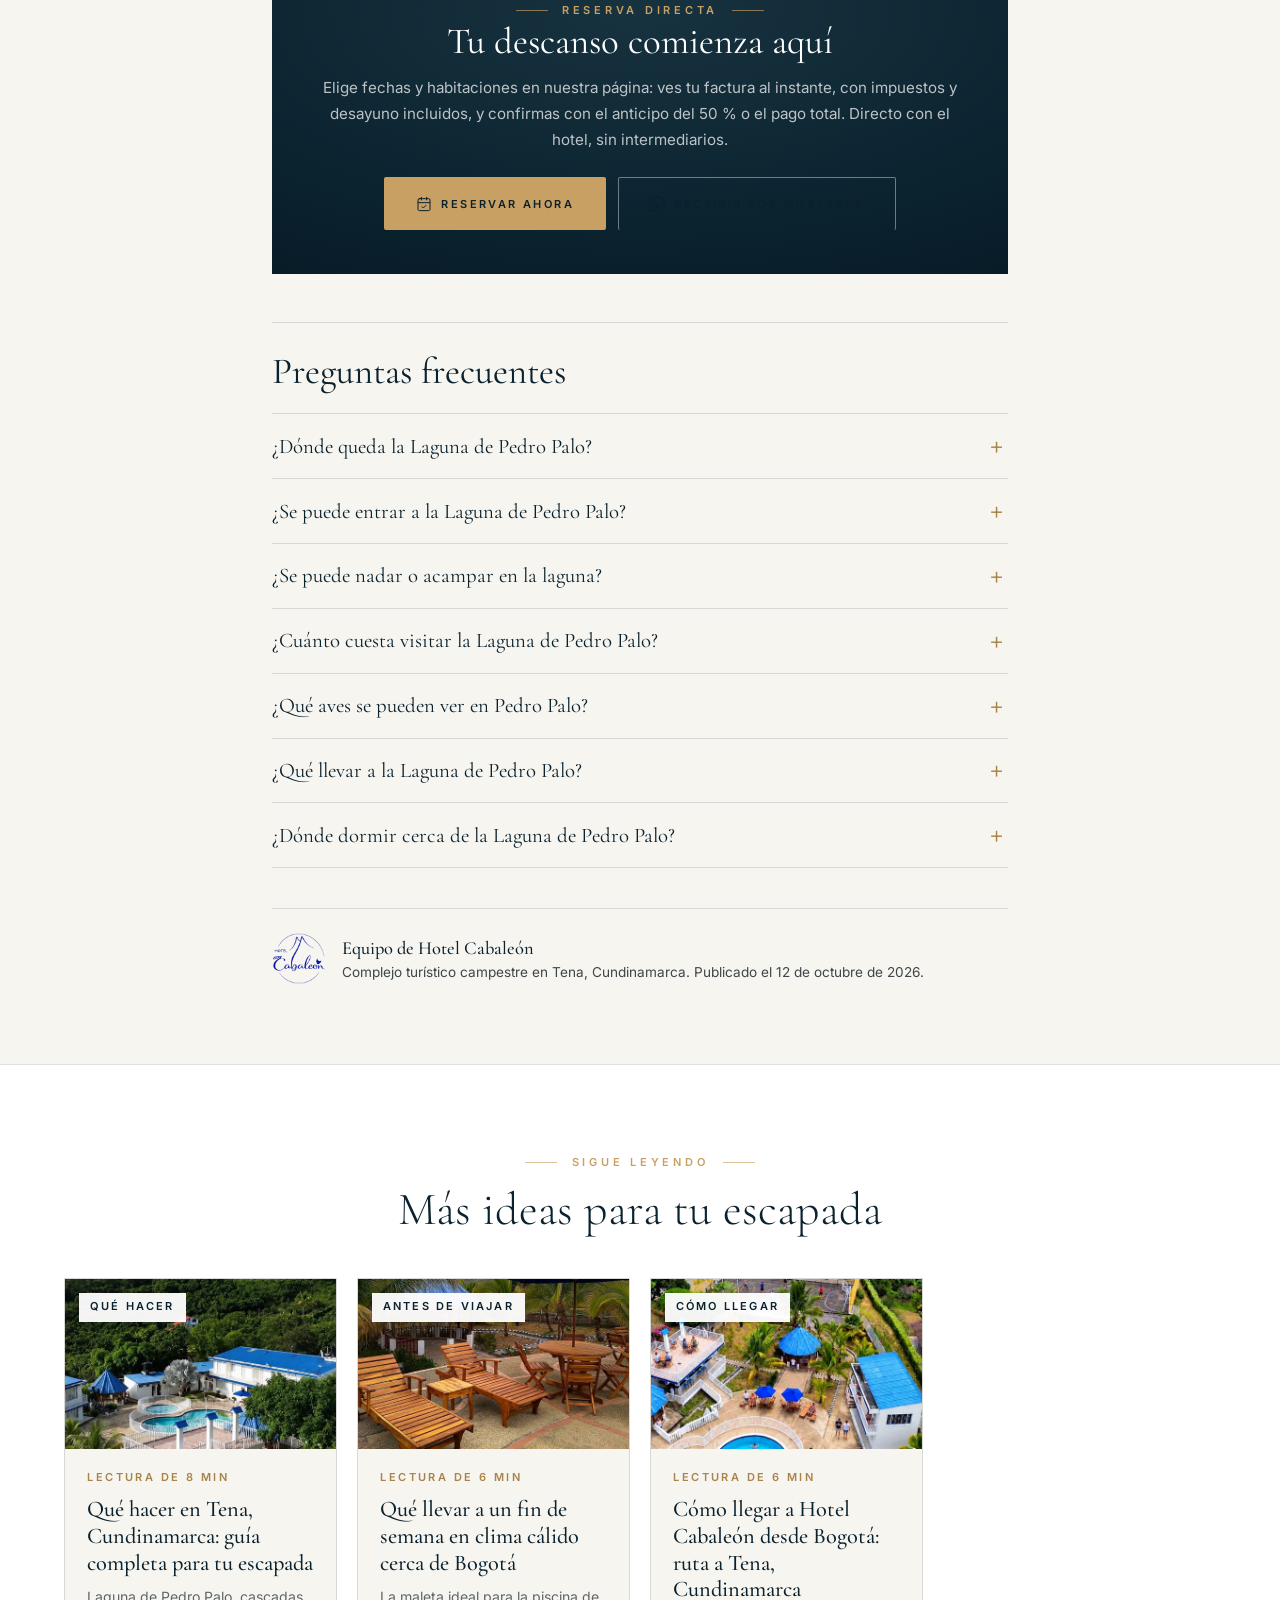
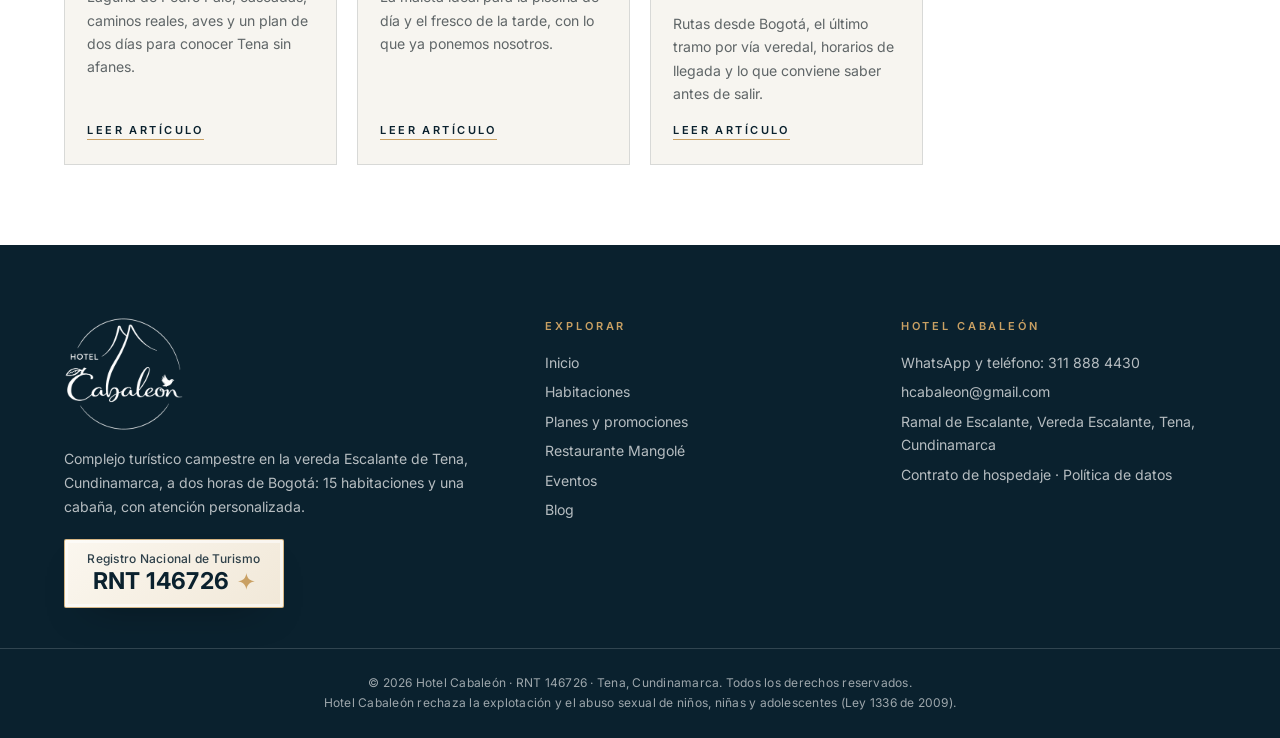
<file: blog-laguna-de-pedro-palo-tena.html>
<!DOCTYPE html>
<html lang="es-CO">
<head>
    <meta charset="UTF-8">
    <meta name="viewport" content="width=device-width, initial-scale=1.0">
    <title>Laguna de Pedro Palo: cómo visitarla | Hotel Cabaleón</title>
    <meta name="description" content="Laguna de Pedro Palo (Tenasucá) en Tena: historia, aves, por qué el acceso es restringido, cómo visitarla con guía paso a paso, qué llevar y dónde dormir cerca.">
    <meta name="robots" content="index, follow, max-image-preview:large">
    <link rel="canonical" href="https://www.cabaleonhotel.com/blog-laguna-de-pedro-palo-tena.html">
    <meta name="theme-color" content="#0A212E">
    <link rel="icon" type="image/png" href="favicon.png">
    <link rel="apple-touch-icon" href="apple-touch-icon.png">

    <!-- Open Graph y redes -->
    <meta property="og:type" content="article">
    <meta property="og:locale" content="es_CO">
    <meta property="og:site_name" content="Hotel Cabaleón">
    <meta property="og:title" content="Laguna de Pedro Palo en Tena: qué es, cómo visitarla y qué saber antes de ir">
    <meta property="og:description" content="Laguna de Pedro Palo (Tenasucá) en Tena: historia, aves, por qué el acceso es restringido, cómo visitarla con guía paso a paso, qué llevar y dónde dormir cerca.">
    <meta property="og:url" content="https://www.cabaleonhotel.com/blog-laguna-de-pedro-palo-tena.html">
    <meta property="og:image" content="https://www.cabaleonhotel.com/blog-laguna-pedro-palo.jpg">
    <meta property="og:image:width" content="848">
    <meta property="og:image:height" content="477">
    <meta property="og:image:alt" content="Montañas y bosques de la Cordillera Oriental vistos desde Hotel Cabaleón, en Tena, Cundinamarca">
    <meta property="article:published_time" content="2026-10-08">
    <meta property="article:modified_time" content="2026-10-08">
    <meta property="article:section" content="Naturaleza">
    <meta name="twitter:card" content="summary_large_image">

    <link rel="preconnect" href="https://fonts.googleapis.com">
    <link rel="preconnect" href="https://fonts.gstatic.com" crossorigin>
    <link href="https://fonts.googleapis.com/css2?family=Cormorant+Garamond:ital,wght@0,300;0,400;0,500;1,300;1,400&family=Inter:wght@300;400;500;600&display=swap" rel="stylesheet">
    <link rel="stylesheet" href="blog.css">
    <link rel="preload" as="image" href="blog-laguna-pedro-palo.jpg">

    <script type="application/ld+json">
{
  "@context": "https://schema.org",
  "@graph": [
    {
      "@type": "BlogPosting",
      "@id": "https://www.cabaleonhotel.com/blog-laguna-de-pedro-palo-tena.html#articulo",
      "headline": "Laguna de Pedro Palo en Tena: qué es, cómo visitarla y qué saber antes de ir",
      "description": "Laguna de Pedro Palo (Tenasucá) en Tena: historia, aves, por qué el acceso es restringido, cómo visitarla con guía paso a paso, qué llevar y dónde dormir cerca.",
      "image": {
        "@type": "ImageObject",
        "url": "https://www.cabaleonhotel.com/blog-laguna-pedro-palo.jpg",
        "width": 848,
        "height": 477
      },
      "datePublished": "2026-10-12",
      "dateModified": "2026-10-12",
      "inLanguage": "es-CO",
      "author": {
        "@id": "https://www.cabaleonhotel.com/#organizacion"
      },
      "publisher": {
        "@id": "https://www.cabaleonhotel.com/#organizacion"
      },
      "mainEntityOfPage": {
        "@type": "WebPage",
        "@id": "https://www.cabaleonhotel.com/blog-laguna-de-pedro-palo-tena.html"
      },
      "isPartOf": {
        "@type": "Blog",
        "@id": "https://www.cabaleonhotel.com/blog.html#blog",
        "name": "Blog de Hotel Cabaleón"
      },
      "articleSection": "Naturaleza",
      "keywords": [
        "Laguna de Pedro Palo",
        "Laguna de Pedro Palo cómo llegar",
        "Laguna de Tenasucá",
        "laguna en Tena Cundinamarca",
        "avistamiento de aves cerca de Bogotá",
        "caminatas cerca de Bogotá"
      ],
      "wordCount": 1321,
      "about": {
        "@type": "Hotel",
        "@id": "https://www.cabaleonhotel.com/#hotel",
        "name": "Hotel Cabaleón"
      }
    },
    {
      "@type": "Organization",
      "@id": "https://www.cabaleonhotel.com/#organizacion",
      "name": "Hotel Cabaleón",
      "url": "https://www.cabaleonhotel.com/",
      "logo": {
        "@type": "ImageObject",
        "url": "https://www.cabaleonhotel.com/logo-azul.png",
        "width": 640,
        "height": 607
      },
      "telephone": "+57 311 888 4430",
      "email": "hcabaleon@gmail.com",
      "sameAs": [
        "https://www.instagram.com/cabaleonhoteltena/",
        "https://www.facebook.com/p/Hotel-Cabale%C3%B3n-61590948779933/",
        "https://www.tiktok.com/@hotelcabaleon",
        "https://www.youtube.com/channel/UCIRMiAbiIO9L_ZY6kxFHxnQ"
      ]
    },
    {
      "@type": "BreadcrumbList",
      "itemListElement": [
        {
          "@type": "ListItem",
          "position": 1,
          "name": "Inicio",
          "item": "https://www.cabaleonhotel.com/"
        },
        {
          "@type": "ListItem",
          "position": 2,
          "name": "Blog",
          "item": "https://www.cabaleonhotel.com/blog.html"
        },
        {
          "@type": "ListItem",
          "position": 3,
          "name": "Laguna de Pedro Palo en Tena: qué es, cómo visitarla y qué saber antes de ir",
          "item": "https://www.cabaleonhotel.com/blog-laguna-de-pedro-palo-tena.html"
        }
      ]
    },
    {
      "@type": "FAQPage",
      "mainEntity": [
        {
          "@type": "Question",
          "name": "¿Dónde queda la Laguna de Pedro Palo?",
          "acceptedAnswer": {
            "@type": "Answer",
            "text": "En la vereda Catalamonte del municipio de Tena (Cundinamarca), a unos 12 km del casco urbano y a unas 2 horas de Bogotá."
          }
        },
        {
          "@type": "Question",
          "name": "¿Se puede entrar a la Laguna de Pedro Palo?",
          "acceptedAnswer": {
            "@type": "Answer",
            "text": "El acceso al agua está restringido para proteger la reserva. Se conoce desde senderos y miradores, idealmente con guía y respetando las normas de cada reserva."
          }
        },
        {
          "@type": "Question",
          "name": "¿Se puede nadar o acampar en la laguna?",
          "acceptedAnswer": {
            "@type": "Answer",
            "text": "No. Es una reserva forestal protegida y no es un sitio para bañarse, acampar ni hacer paseo de olla."
          }
        },
        {
          "@type": "Question",
          "name": "¿Cuánto cuesta visitar la Laguna de Pedro Palo?",
          "acceptedAnswer": {
            "@type": "Answer",
            "text": "No hay una tarifa oficial publicada. Las salidas guiadas de operadores rondaban entre $110.000 y $145.000 por persona en 2026, según lo que incluyan. Confírmalo con el operador antes de ir."
          }
        },
        {
          "@type": "Question",
          "name": "¿Qué aves se pueden ver en Pedro Palo?",
          "acceptedAnswer": {
            "@type": "Answer",
            "text": "Se han registrado más de 340 especies, entre ellas aves que solo viven en Colombia como el inca negro, el colibrí de frente azul y el dacnis turquesa."
          }
        },
        {
          "@type": "Question",
          "name": "¿Qué llevar a la Laguna de Pedro Palo?",
          "acceptedAnswer": {
            "@type": "Answer",
            "text": "Botas o tenis con buen agarre, impermeable, saco, bloqueador, agua, binoculares y una bolsa para tu basura."
          }
        },
        {
          "@type": "Question",
          "name": "¿Dónde dormir cerca de la Laguna de Pedro Palo?",
          "acceptedAnswer": {
            "@type": "Answer",
            "text": "En Tena. Hotel Cabaleón está en la vereda Escalante, en la parte cálida del municipio, con piscinas, jacuzzi, desayuno incluido y equipos de avistamiento en alquiler."
          }
        }
      ]
    }
  ]
}
    </script>
</head>
<body data-pagina="blog/laguna-pedro-palo" data-articulo="laguna-pedro-palo">
    <header class="cabecera">
        <div class="envoltura">
            <a href="index.html" class="cabecera-logo" aria-label="Hotel Cabaleón, ir al inicio"><img src="logo-azul.png" alt="Hotel Cabaleón" width="640" height="607"></a>
            <nav aria-label="Principal">
                <a href="index.html#habitaciones" class="enlace solo-amplio">Habitaciones</a>
                <a href="index.html#planes" class="enlace solo-amplio">Planes</a>
                <a href="blog.html" class="enlace">Blog</a>
                <a href="index.html#reservar" class="boton boton-tinta">Reservar</a>
            </nav>
        </div>
    </header>

    <main>
        <article>
            <header class="portada">
                <img class="portada-foto" src="blog-laguna-pedro-palo.jpg" alt="" width="848" height="477" fetchpriority="high">
                <div class="columna">
                    <nav aria-label="Ruta de navegación">
                        <ol class="migas">
                            <li><a href="index.html">Inicio</a></li>
                            <li><a href="blog.html">Blog</a></li>
                            <li aria-current="page">Naturaleza</li>
                        </ol>
                    </nav>
                    <span class="ceja centrada">Naturaleza</span>
                    <h1>Laguna de Pedro Palo en Tena: qué es, cómo visitarla y qué saber antes de ir</h1>
                    <p class="bajada">Una laguna sagrada para los muiscas, rodeada de bosque de niebla y de más de 340 especies de aves. Te contamos qué es, por qué está protegida y cómo conocerla de forma responsable, paso a paso.</p>
                    <p class="datos-articulo"><span><time datetime="2026-10-12">12 de octubre de 2026</time></span><span>Lectura de 7 min</span><span>Hotel Cabaleón</span></p>
                </div>
            </header>

            <figure class="foto-principal">
                <img src="blog-laguna-pedro-palo.jpg" alt="Montañas y bosques de la Cordillera Oriental vistos desde Hotel Cabaleón, en Tena, Cundinamarca" width="848" height="477">
                <figcaption>Montañas de Tena vistas desde Hotel Cabaleón. La laguna está en la vereda Catalamonte, a unos 12 km del casco urbano.</figcaption>
            </figure>

            <div class="columna articulo" data-texto>
                <aside class="resumen" aria-label="En resumen">
                    <p class="titulo-caja">En resumen</p>
                    <ul><li>Está en la <strong>vereda Catalamonte de Tena</strong>, a unos 12 km del casco urbano y a <strong>2.011 metros de altura</strong>.</li><li>Es una <strong>reserva forestal declarada por la CAR</strong> desde 1989: el acceso al agua está restringido y <strong>no es un sitio para bañarse ni acampar</strong>.</li><li>Se conoce desde <strong>senderos y miradores, con guía</strong>. Allí se han registrado <strong>más de 340 especies de aves</strong>.</li><li>Lleva <strong>ropa abrigada, impermeable y binoculares</strong>: arriba hace más fresco que en la parte baja de Tena.</li></ul>
                </aside>
                <nav class="indice" aria-label="Contenido del artículo">
                    <p>En este artículo</p>
                    <ol><li><a href="#que-es">¿Qué es la Laguna de Pedro Palo?</a></li><li><a href="#historia">Historia y leyendas de Tenasucá</a></li><li><a href="#proteccion">Una reserva protegida: por qué no se puede entrar al agua</a></li><li><a href="#aves">Avistamiento de aves en Pedro Palo</a></li><li><a href="#como-visitarla">Cómo visitar la Laguna de Pedro Palo, paso a paso</a></li><li><a href="#datos">Datos clave de la laguna</a></li><li><a href="#que-llevar">Qué llevar a la caminata</a></li><li><a href="#normas">Cómo cuidarla durante tu visita</a></li><li><a href="#donde-dormir">Dónde dormir cerca de la Laguna de Pedro Palo</a></li><li><a href="#preguntas">Preguntas frecuentes</a></li></ol>
                </nav>

<p class="entrada">La Laguna de Pedro Palo es el lugar más especial de Tena: un espejo de agua escondido entre bosque de niebla, con historia muisca y una de las mayores riquezas de aves de la región. No es un balneario sino una reserva protegida, así que vale la pena saber cómo visitarla antes de ir.</p>

<h2 id="que-es">¿Qué es la Laguna de Pedro Palo?</h2>
<p>Es una laguna de montaña en la <strong>vereda Catalamonte, en el municipio de Tena (Cundinamarca)</strong>, a unos 12 km del casco urbano. Está a <strong>2.011 metros sobre el nivel del mar</strong>, su espejo de agua tiene unas <strong>21 hectáreas</strong> y se considera la mayor reserva de agua de la provincia del Tequendama.</p>
<p>La rodea un <strong>bosque subandino</strong> con robles, cedros y nogales, entre los 2.000 y los 2.280 metros de altura. Ese bosque, muchas veces cubierto de niebla, es el hogar de cientos de especies de aves, mamíferos y plantas.</p>

<h2 id="historia">Historia y leyendas de Tenasucá</h2>
<p>Los muiscas la llamaban <strong>Tenasucá</strong>. Era un lugar sagrado donde se hacían rituales y ofrendas a sus dioses, y para los pueblos indígenas sigue siendo un sitio de gran valor espiritual.</p>
<p>Sobre el nombre de Pedro Palo hay varias leyendas. Una cuenta que un sacerdote jesuita llamado Pedro cayó a sus aguas y su sotana quedó enganchada en un palo. Otra habla de un indígena del mismo nombre que reapareció caminando sobre la laguna con un palo en la mano. Ninguna está comprobada, pero hacen parte del encanto del lugar.</p>

<h2 id="proteccion">Una reserva protegida: por qué no se puede entrar al agua</h2>
<p>La laguna y su bosque forman una <strong>Reserva Forestal Protectora Productora</strong>, declarada por la CAR (Corporación Autónoma Regional de Cundinamarca) mediante el Acuerdo 38 de 1989, con territorio en Tena, La Mesa y Bojacá. Su plan de manejo ambiental se adoptó en 2014.</p>
<p>Hace décadas era un sitio de paseo de olla. La basura, las fogatas y el exceso de visitantes la afectaron, y en 1998 se <strong>cerró el acceso directo</strong> para recuperarla. Hoy la cuidan, además, los propietarios de las reservas naturales privadas que la rodean. Una de ellas, la reserva Tenasucá, funciona como aula ambiental y recibe investigadores y visitantes.</p>
<div class="consejo"><strong>Importante:</strong> el acceso al cuerpo de agua está restringido. No es un lugar para bañarse, acampar ni hacer paseo de olla. Se conoce desde senderos y miradores, con guía y respetando las indicaciones de cada reserva.</div>

<h2 id="aves">Avistamiento de aves en Pedro Palo</h2>
<p>En la reserva y sus alrededores se han registrado <strong>más de 340 especies de aves</strong>. Entre las que solo viven en Colombia (endémicas) están el <strong>inca negro</strong>, el <strong>colibrí de frente azul</strong> y el <strong>dacnis turquesa</strong>. También se pueden ver el gallito de roca andino, el trogón enmascarado, el barranquero y varias especies de tucanes y carpinteros.</p>
<p>Las salidas de observación de aves suelen empezar muy temprano (las de Bogotá salen hacia las 5:00 a. m.), porque las aves están más activas al amanecer.</p>

<h2 id="como-visitarla">Cómo visitar la Laguna de Pedro Palo, paso a paso</h2>
<ol>
<li><strong>Elige una visita guiada.</strong> Operadores de ecoturismo y de observación de aves organizan caminatas hacia los miradores. Algunas reservas privadas de la zona, como Tenasucá, también reciben visitantes. Confirma siempre las condiciones antes de ir, porque el acceso está regulado.</li>
<li><strong>Conoce la ruta.</strong> Una caminata frecuente sale de Patio Bonito (La Mesa) y sigue antiguos caminos indígenas hasta Tena. Hay rutas registradas de unos 10 km, de dificultad moderada.</li>
<li><strong>Sal temprano.</strong> Verás más aves y tendrás mejor clima: en la tarde la niebla y la lluvia son más frecuentes.</li>
<li><strong>Equípate bien</strong> (abajo tienes la lista completa).</li>
<li><strong>Respeta las normas de la reserva</strong> y las indicaciones de tu guía.</li>
<li><strong>Termina el día descansando.</strong> Después de caminar en la montaña, baja al clima cálido: en Hotel Cabaleón, en la vereda Escalante de Tena, te esperan la piscina y el jacuzzi en su turno de 4:30 a 5:00 p. m.</li>
</ol>

<h2 id="datos">Datos clave de la laguna</h2>
<div class="tabla-envoltura"><table class="tabla">
<thead><tr><th>Dato</th><th>Detalle</th></tr></thead>
<tbody>
<tr><td>Ubicación</td><td>Vereda Catalamonte, Tena (Cundinamarca)</td></tr>
<tr><td>Distancia</td><td>Unos 12 km del casco urbano de Tena</td></tr>
<tr><td>Altura</td><td>2.011 m s. n. m.</td></tr>
<tr><td>Espejo de agua</td><td>Unas 21 hectáreas</td></tr>
<tr><td>Protección</td><td>Reserva Forestal Protectora Productora (CAR, 1989)</td></tr>
<tr><td>Acceso</td><td>Restringido al agua; senderos y miradores con guía</td></tr>
<tr><td>Aves</td><td>Más de 340 especies registradas</td></tr>
<tr><td>Precio</td><td>No hay tarifa oficial publicada. Las salidas guiadas de operadores rondaban entre $110.000 y $145.000 por persona en 2026, según lo que incluyan</td></tr>
</tbody></table></div>

<h2 id="que-llevar">Qué llevar a la caminata</h2>
<ul>
<li><strong>Botas o tenis con buen agarre</strong>: el camino puede estar húmedo.</li>
<li><strong>Impermeable</strong>: en el bosque de niebla llueve con frecuencia.</li>
<li><strong>Saco o chaqueta</strong>: a 2.000 metros hace más frío que en la parte baja de Tena.</li>
<li><strong>Bloqueador, gorra y repelente.</strong></li>
<li><strong>Agua y algo de comer.</strong></li>
<li><strong>Binoculares</strong>: si no tienes, en Hotel Cabaleón alquilamos equipos de avistamiento.</li>
<li><strong>Una bolsa para tu basura</strong>: todo lo que entra, sale contigo.</li>
</ul>

<h2 id="normas">Cómo cuidarla durante tu visita</h2>
<ul>
<li>No entres al agua ni te salgas de los senderos.</li>
<li>No hagas fogatas ni paseo de olla.</li>
<li>No dejes basura y no saques plantas, piedras ni animales.</li>
<li>Habla en voz baja: así también verás más aves.</li>
<li>Sigue siempre las indicaciones de tu guía y de los dueños de las reservas.</li>
</ul>

<h2 id="donde-dormir">Dónde dormir cerca de la Laguna de Pedro Palo</h2>
<p>La mejor forma de disfrutar la laguna es sin afanes: con un fin de semana en Tena. <strong>Hotel Cabaleón</strong> está en la vereda Escalante, en la parte cálida del municipio (entre 24 °C y 28 °C de día), con piscinas, jacuzzi, sauna, turco, desayuno incluido y equipos de avistamiento en alquiler. Mira <a href="blog-que-hacer-en-tena-cundinamarca.html">todo lo que puedes hacer en Tena</a>, la <a href="blog-como-llegar-a-tena-desde-bogota.html">ruta desde Bogotá</a> y <a href="blog-que-llevar-a-clima-calido.html">qué empacar</a>.</p>
<p class="fuentes">Fuentes: <a href="https://www.radionacional.co/actualidad/medio-ambiente/los-guardianes-de-la-laguna-de-pedro-palo-en-tena-cundinamarca" target="_blank" rel="noopener">Radio Nacional de Colombia</a>, ficha de Tena en <a href="https://es.wikipedia.org/wiki/Tena_(Cundinamarca)" target="_blank" rel="noopener">Wikipedia</a> y publicaciones sobre la reserva de la CAR (Acuerdo 38 de 1989 y Resolución 2444 de 2014). Consultadas el 12 de octubre de 2026.</p>

                <section class="llamado" aria-label="Reservar en Hotel Cabaleón">
                    <span class="ceja centrada">Reserva directa</span>
                    <h2>Tu descanso comienza aquí</h2>
                    <p>Elige fechas y habitaciones en nuestra página: ves tu factura al instante, con impuestos y desayuno incluidos, y confirmas con el anticipo del 50 % o el pago total. Directo con el hotel, sin intermediarios.</p>
                    <div class="acciones">
                        <a href="index.html#reservar" class="boton boton-dorado"><svg viewBox="0 0 24 24" fill="none" stroke="currentColor" stroke-width="1.5" stroke-linecap="round" stroke-linejoin="round" aria-hidden="true"><rect x="3" y="4" width="18" height="18" rx="2"/><path d="M16 2v4M8 2v4M3 10h18M9 16l2 2 4-4"/></svg> Reservar ahora</a>
                        <a href="https://wa.me/573118884430?text=%C2%A1Hola%21%20Le%C3%AD%20el%20art%C3%ADculo%20%C2%ABLaguna%20de%20Pedro%20Palo%20en%20Tena%3A%20qu%C3%A9%20es%2C%20c%C3%B3mo%20visitarla%20y%20qu%C3%A9%20saber%20antes%20de%20ir%C2%BB%20y%20quiero%20m%C3%A1s%20informaci%C3%B3n." target="_blank" rel="noopener" class="boton boton-claro"><svg viewBox="0 0 16 16" fill="currentColor" aria-hidden="true"><path d="M13.601 2.326A7.854 7.854 0 0 0 7.994 0C3.627 0 .068 3.558.064 7.926c0 1.399.366 2.76 1.057 3.965L0 16l4.204-1.102a7.933 7.933 0 0 0 3.79.965h.004c4.368 0 7.926-3.558 7.93-7.93A7.898 7.898 0 0 0 13.6 2.326zM7.994 14.521a6.573 6.573 0 0 1-3.356-.92l-.24-.144-2.494.654.666-2.433-.156-.251a6.56 6.56 0 0 1-1.007-3.505c0-3.626 2.957-6.584 6.591-6.584a6.56 6.56 0 0 1 4.66 1.931 6.557 6.557 0 0 1 1.928 4.66c-.004 3.639-2.961 6.592-6.592 6.592zm3.615-4.934c-.197-.099-1.17-.578-1.353-.646-.182-.065-.315-.099-.445.099-.133.197-.513.646-.627.775-.114.133-.232.148-.43.05-.197-.1-.836-.308-1.592-.985-.59-.525-.985-1.175-1.103-1.372-.114-.198-.011-.304.088-.403.087-.088.197-.232.296-.346.1-.114.133-.198.198-.33.065-.134.034-.248-.015-.347-.05-.099-.445-1.076-.612-1.47-.16-.389-.323-.335-.445-.34-.114-.007-.247-.007-.38-.007a.729.729 0 0 0-.529.247c-.182.198-.691.677-.691 1.654 0 .977.71 1.916.81 2.049.098.133 1.394 2.132 3.383 2.992.47.205.84.326 1.129.418.475.152.904.129 1.246.08.38-.058 1.171-.48 1.338-.943.164-.464.164-.86.114-.943-.049-.084-.182-.133-.38-.232z"/></svg> Escribir por WhatsApp</a>
                    </div>
                </section>

                <h2 id="preguntas">Preguntas frecuentes</h2>
                <div class="preguntas"><details><summary>¿Dónde queda la Laguna de Pedro Palo?</summary><p>En la vereda Catalamonte del municipio de Tena (Cundinamarca), a unos 12 km del casco urbano y a unas 2 horas de Bogotá.</p></details><details><summary>¿Se puede entrar a la Laguna de Pedro Palo?</summary><p>El acceso al agua está restringido para proteger la reserva. Se conoce desde senderos y miradores, idealmente con guía y respetando las normas de cada reserva.</p></details><details><summary>¿Se puede nadar o acampar en la laguna?</summary><p>No. Es una reserva forestal protegida y no es un sitio para bañarse, acampar ni hacer paseo de olla.</p></details><details><summary>¿Cuánto cuesta visitar la Laguna de Pedro Palo?</summary><p>No hay una tarifa oficial publicada. Las salidas guiadas de operadores rondaban entre $110.000 y $145.000 por persona en 2026, según lo que incluyan. Confírmalo con el operador antes de ir.</p></details><details><summary>¿Qué aves se pueden ver en Pedro Palo?</summary><p>Se han registrado más de 340 especies, entre ellas aves que solo viven en Colombia como el inca negro, el colibrí de frente azul y el dacnis turquesa.</p></details><details><summary>¿Qué llevar a la Laguna de Pedro Palo?</summary><p>Botas o tenis con buen agarre, impermeable, saco, bloqueador, agua, binoculares y una bolsa para tu basura.</p></details><details><summary>¿Dónde dormir cerca de la Laguna de Pedro Palo?</summary><p>En Tena. Hotel Cabaleón está en la vereda Escalante, en la parte cálida del municipio, con piscinas, jacuzzi, desayuno incluido y equipos de avistamiento en alquiler.</p></details></div>

                <div class="firma">
                    <img src="logo-azul.png" alt="" width="640" height="607" loading="lazy">
                    <p><strong>Equipo de Hotel Cabaleón</strong>Complejo turístico campestre en Tena, Cundinamarca. Publicado el <time datetime="2026-10-12">12 de octubre de 2026</time>.</p>
                </div>
            </div>
        </article>

        <section class="seccion-tarjetas" aria-labelledby="relacionados">
            <div class="envoltura">
                <div class="cabeza">
                    <span class="ceja centrada">Sigue leyendo</span>
                    <h2 id="relacionados">Más ideas para tu escapada</h2>
                </div>
                <div class="tarjetas"><a class="tarjeta" href="blog-que-hacer-en-tena-cundinamarca.html" data-articulo="que-hacer-en-tena"><span class="tarjeta-foto"><img src="blog-que-hacer-en-tena-sm.jpg" alt="Hotel Cabaleón entre montañas verdes en Tena, Cundinamarca: edificios de techo azul, kioscos y piscina" width="640" height="360" loading="lazy"><span class="tarjeta-categoria">Qué hacer</span></span><span class="tarjeta-cuerpo"><span class="tarjeta-meta">Lectura de 8 min</span><h3>Qué hacer en Tena, Cundinamarca: guía completa para tu escapada</h3><p>Laguna de Pedro Palo, cascadas, caminos reales, aves y un plan de dos días para conocer Tena sin afanes.</p><span class="tarjeta-leer">Leer artículo</span></span></a><a class="tarjeta" href="blog-que-llevar-a-clima-calido.html" data-articulo="que-llevar"><span class="tarjeta-foto"><img src="blog-que-llevar-sm.jpg" alt="Asoleadoras de madera, mesa y parasol azul entre palmeras en Hotel Cabaleón, Tena" width="640" height="360" loading="lazy"><span class="tarjeta-categoria">Antes de viajar</span></span><span class="tarjeta-cuerpo"><span class="tarjeta-meta">Lectura de 6 min</span><h3>Qué llevar a un fin de semana en clima cálido cerca de Bogotá</h3><p>La maleta ideal para la piscina de día y el fresco de la tarde, con lo que ya ponemos nosotros.</p><span class="tarjeta-leer">Leer artículo</span></span></a><a class="tarjeta" href="blog-como-llegar-a-tena-desde-bogota.html" data-articulo="como-llegar"><span class="tarjeta-foto"><img src="blog-como-llegar-sm.jpg" alt="Vista aérea de Hotel Cabaleón en Tena, Cundinamarca: kioscos, terraza, piscina y jardines entre montañas" width="640" height="360" loading="lazy"><span class="tarjeta-categoria">Cómo llegar</span></span><span class="tarjeta-cuerpo"><span class="tarjeta-meta">Lectura de 6 min</span><h3>Cómo llegar a Hotel Cabaleón desde Bogotá: ruta a Tena, Cundinamarca</h3><p>Rutas desde Bogotá, el último tramo por vía veredal, horarios de llegada y lo que conviene saber antes de salir.</p><span class="tarjeta-leer">Leer artículo</span></span></a></div>
            </div>
        </section>
    </main>

    <footer class="pie">
        <div class="envoltura">
            <div>
                <img src="logo-blanco.png" alt="Hotel Cabaleón" width="640" height="607" loading="lazy">
                <p>Complejo turístico campestre en la vereda Escalante de Tena, Cundinamarca, a dos horas de Bogotá: 15 habitaciones y una cabaña, con atención personalizada.</p>
                <p class="sello-rnt" aria-label="Registro Nacional de Turismo RNT 146726"><span class="sello-rnt-titulo">Registro Nacional de Turismo</span><span class="sello-rnt-num">RNT 146726 <svg class="sello-rnt-estrella" viewBox="0 0 24 24" aria-hidden="true"><path d="M12 0C12.8 7.2 16.8 11.2 24 12 16.8 12.8 12.8 16.8 12 24 11.2 16.8 7.2 12.8 0 12 7.2 11.2 11.2 7.2 12 0Z"/></svg></span></p>
            </div>
            <div>
                <h2>Explorar</h2>
                <ul>
                    <li><a href="index.html">Inicio</a></li>
                    <li><a href="index.html#habitaciones">Habitaciones</a></li>
                    <li><a href="index.html#planes">Planes y promociones</a></li>
                    <li><a href="index.html#restaurante">Restaurante Mangolé</a></li>
                    <li><a href="index.html#eventos">Eventos</a></li>
                    <li><a href="blog.html">Blog</a></li>
                </ul>
            </div>
            <div>
                <h2>Hotel Cabaleón</h2>
                <ul>
                    <li><a href="https://wa.me/573118884430" target="_blank" rel="noopener">WhatsApp y teléfono: 311 888 4430</a></li>
                    <li><a href="mailto:hcabaleon@gmail.com">hcabaleon@gmail.com</a></li>
                    <li>Ramal de Escalante, Vereda Escalante, Tena, Cundinamarca</li>
                    <li><a href="contrato-hospedaje.pdf" target="_blank" rel="noopener">Contrato de hospedaje</a> · <a href="politica-tratamiento-datos.pdf" target="_blank" rel="noopener">Política de datos</a></li>
                </ul>
            </div>
        </div>
        <div class="pie-legal">
            <div class="envoltura">
                <p>&copy; 2026 Hotel Cabaleón · RNT 146726 · Tena, Cundinamarca. Todos los derechos reservados.</p>
                <p>Hotel Cabaleón rechaza la explotación y el abuso sexual de niños, niñas y adolescentes (Ley 1336 de 2009).</p>
            </div>
        </div>
    </footer>
    <a class="whatsapp-flotante" href="https://wa.me/573118884430?text=%C2%A1Hola%21%20Vengo%20del%20blog%20de%20Hotel%20Cabale%C3%B3n%20y%20quiero%20m%C3%A1s%20informaci%C3%B3n." target="_blank" rel="noopener" aria-label="Escribir a Hotel Cabaleón por WhatsApp"><svg viewBox="0 0 16 16" fill="currentColor" aria-hidden="true"><path d="M13.601 2.326A7.854 7.854 0 0 0 7.994 0C3.627 0 .068 3.558.064 7.926c0 1.399.366 2.76 1.057 3.965L0 16l4.204-1.102a7.933 7.933 0 0 0 3.79.965h.004c4.368 0 7.926-3.558 7.93-7.93A7.898 7.898 0 0 0 13.6 2.326zM7.994 14.521a6.573 6.573 0 0 1-3.356-.92l-.24-.144-2.494.654.666-2.433-.156-.251a6.56 6.56 0 0 1-1.007-3.505c0-3.626 2.957-6.584 6.591-6.584a6.56 6.56 0 0 1 4.66 1.931 6.557 6.557 0 0 1 1.928 4.66c-.004 3.639-2.961 6.592-6.592 6.592zm3.615-4.934c-.197-.099-1.17-.578-1.353-.646-.182-.065-.315-.099-.445.099-.133.197-.513.646-.627.775-.114.133-.232.148-.43.05-.197-.1-.836-.308-1.592-.985-.59-.525-.985-1.175-1.103-1.372-.114-.198-.011-.304.088-.403.087-.088.197-.232.296-.346.1-.114.133-.198.198-.33.065-.134.034-.248-.015-.347-.05-.099-.445-1.076-.612-1.47-.16-.389-.323-.335-.445-.34-.114-.007-.247-.007-.38-.007a.729.729 0 0 0-.529.247c-.182.198-.691.677-.691 1.654 0 .977.71 1.916.81 2.049.098.133 1.394 2.132 3.383 2.992.47.205.84.326 1.129.418.475.152.904.129 1.246.08.38-.058 1.171-.48 1.338-.943.164-.464.164-.86.114-.943-.049-.084-.182-.133-.38-.232z"/></svg></a>
    <script src="blog.js" defer></script>
</body>
</html>
</file>
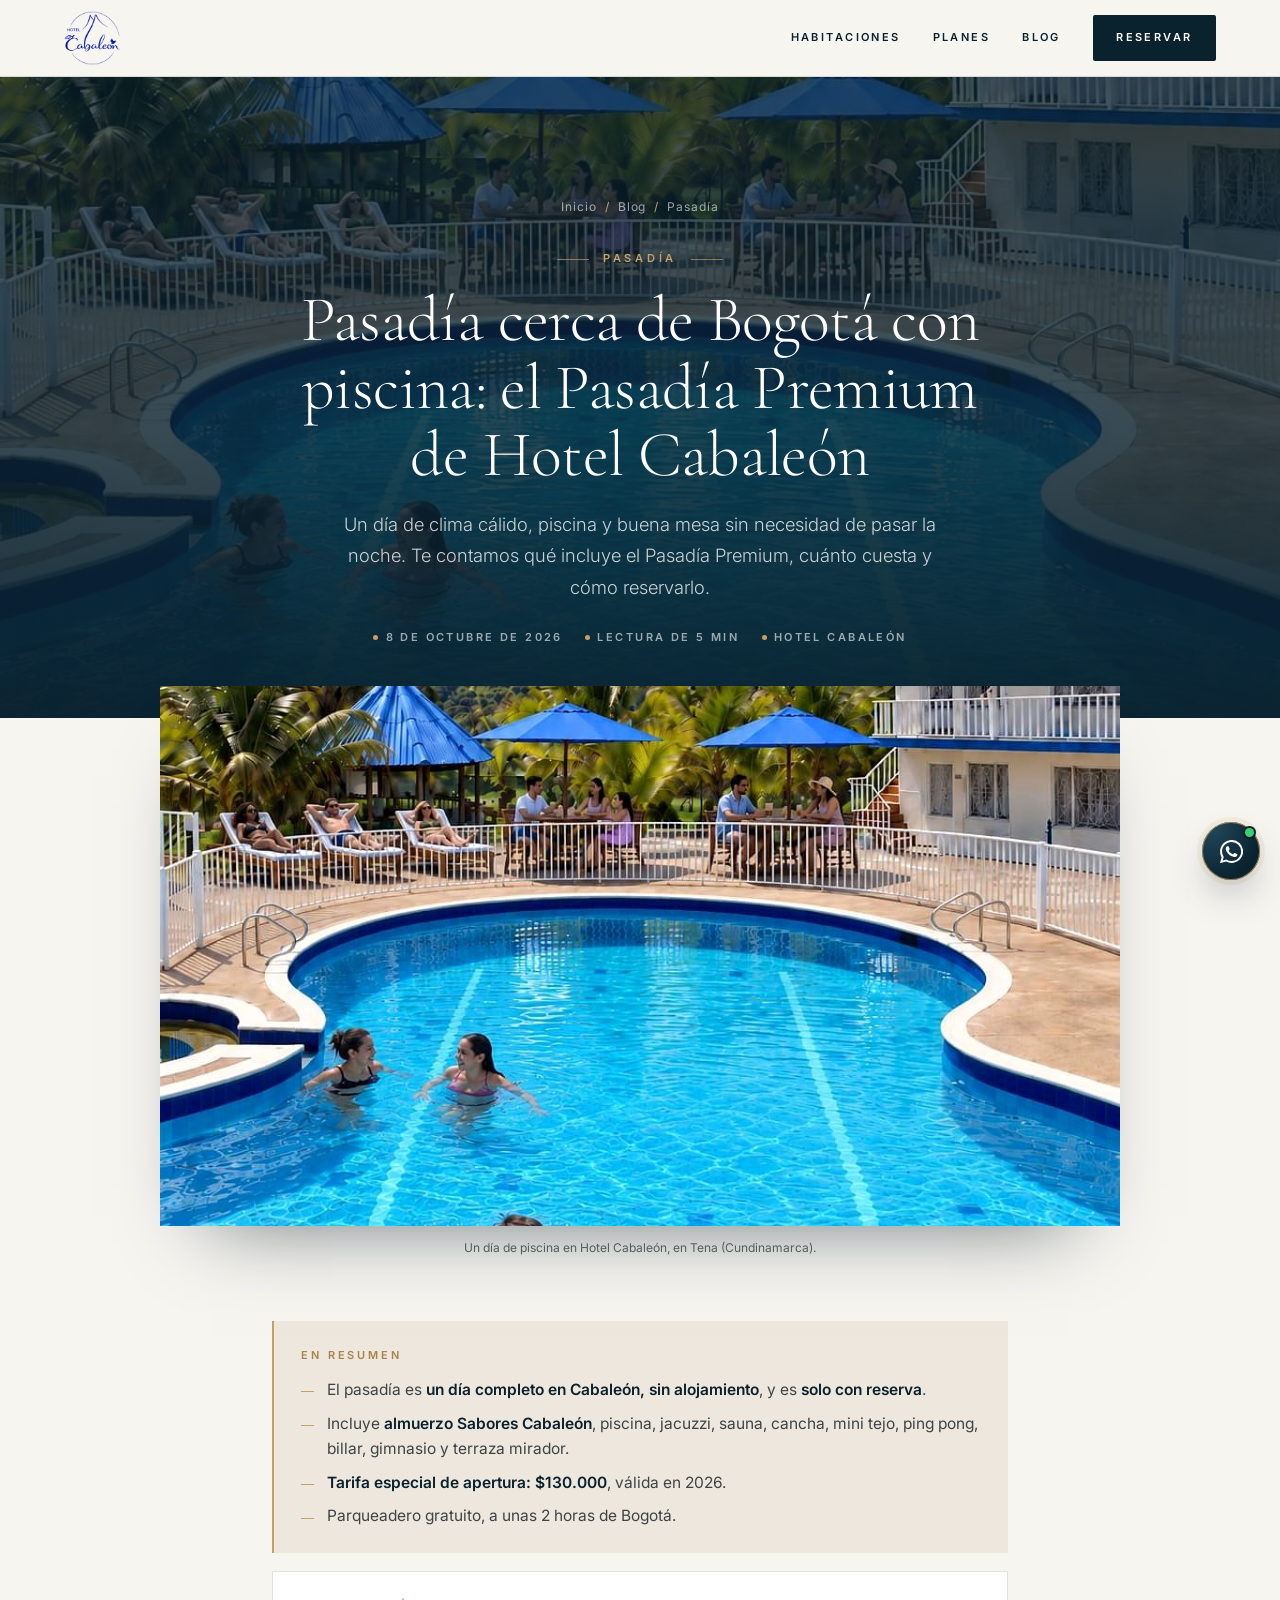
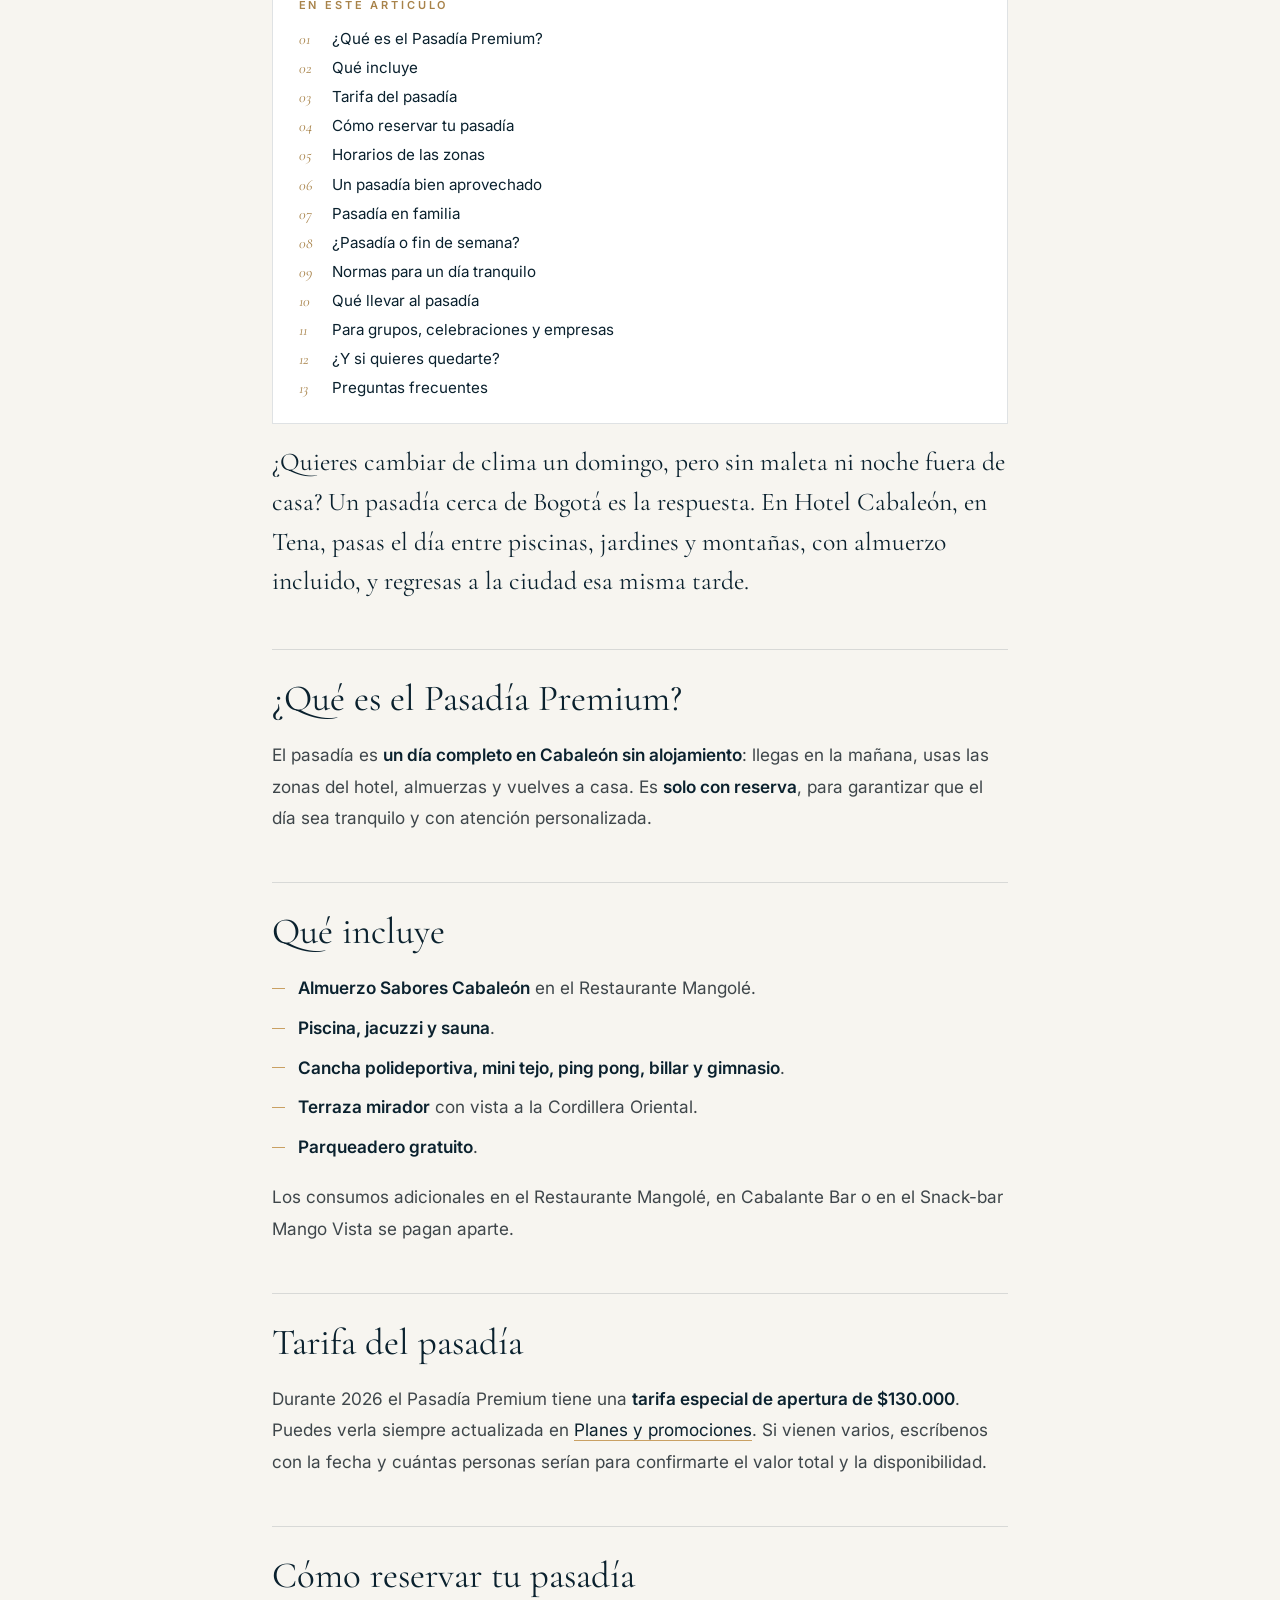
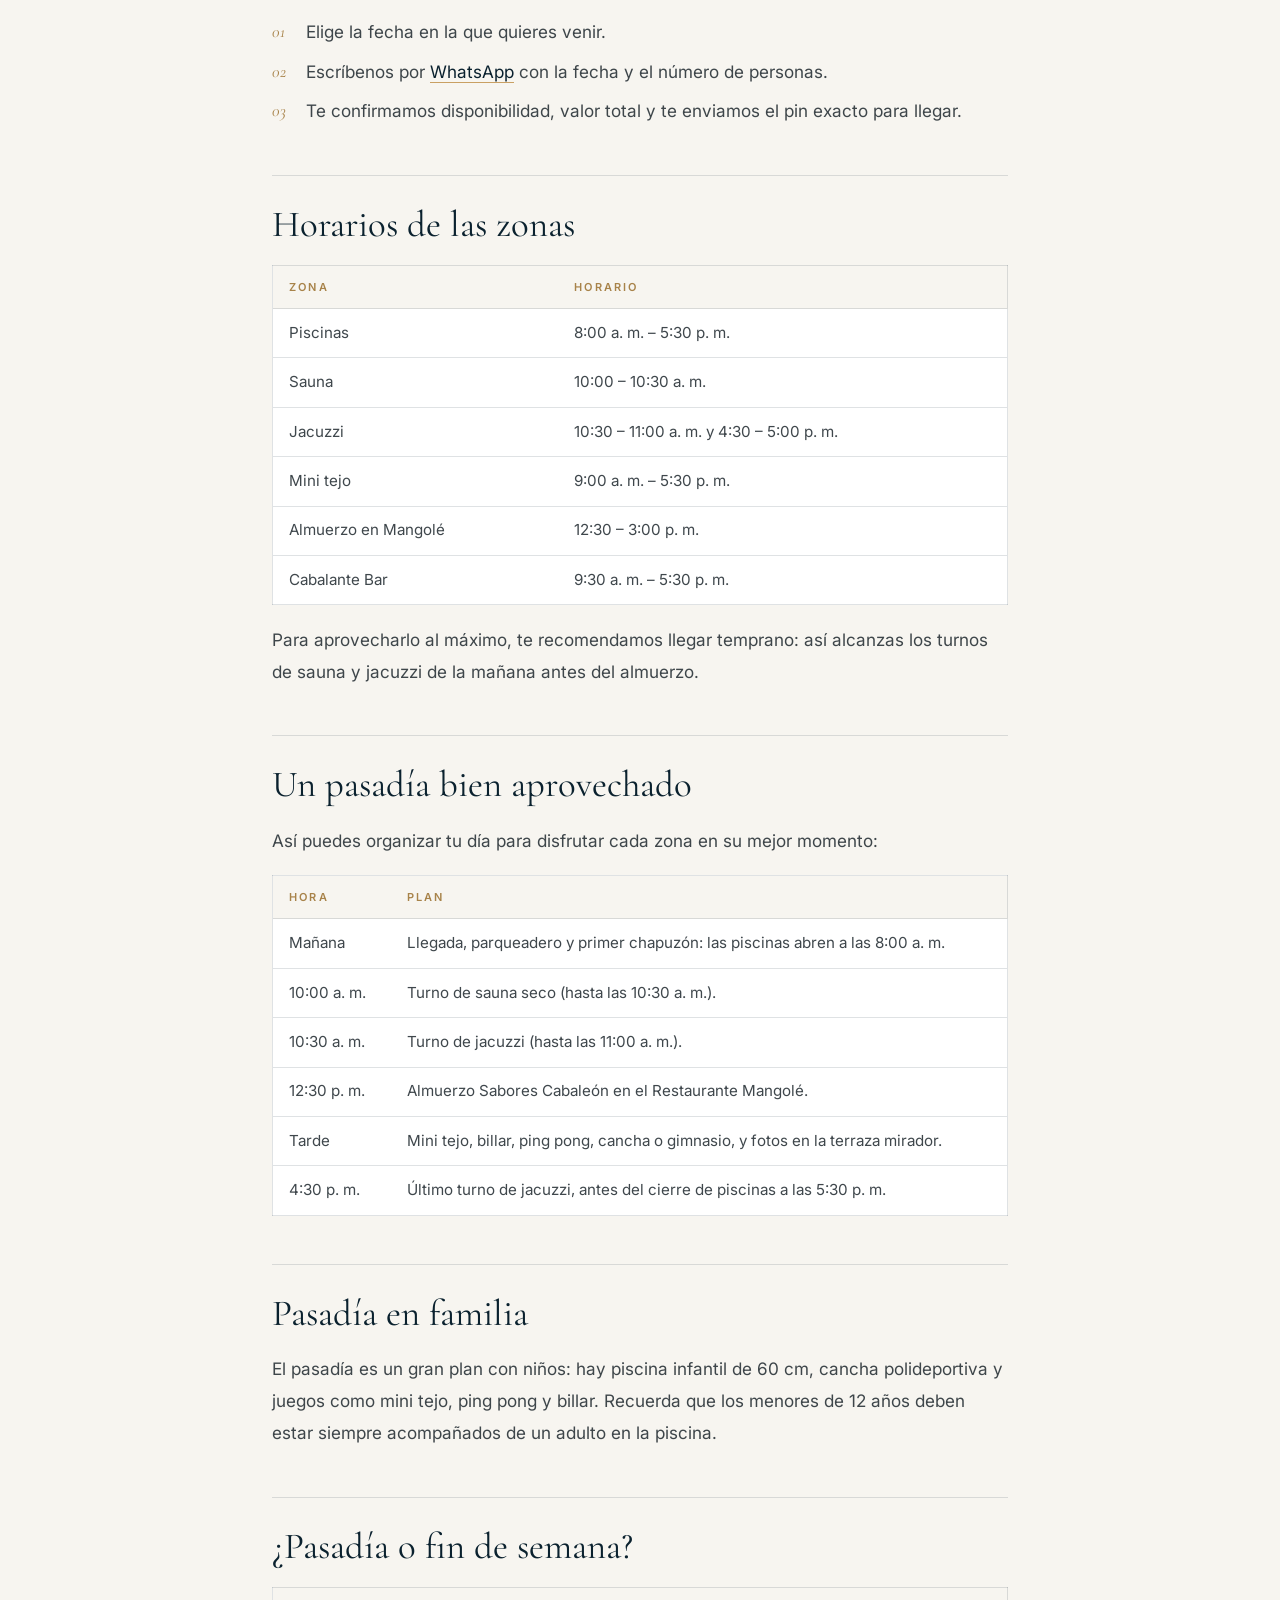
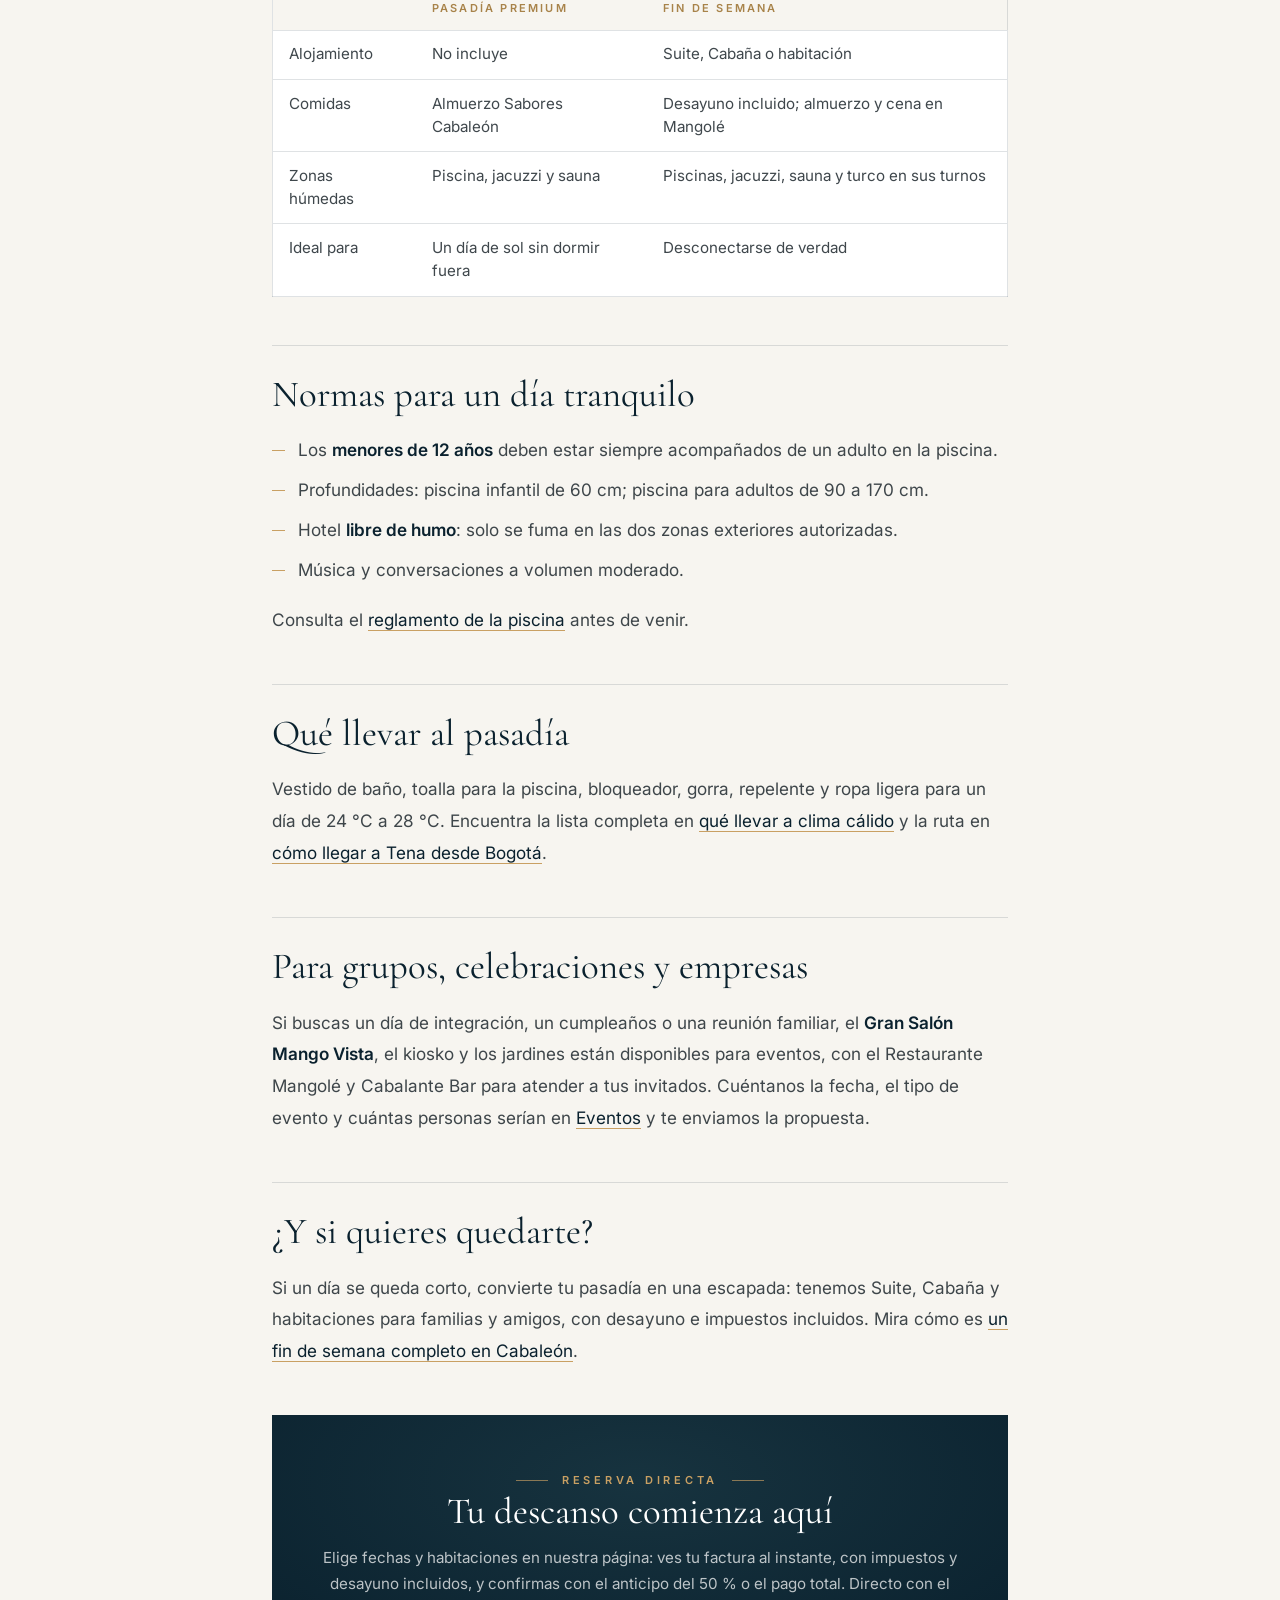
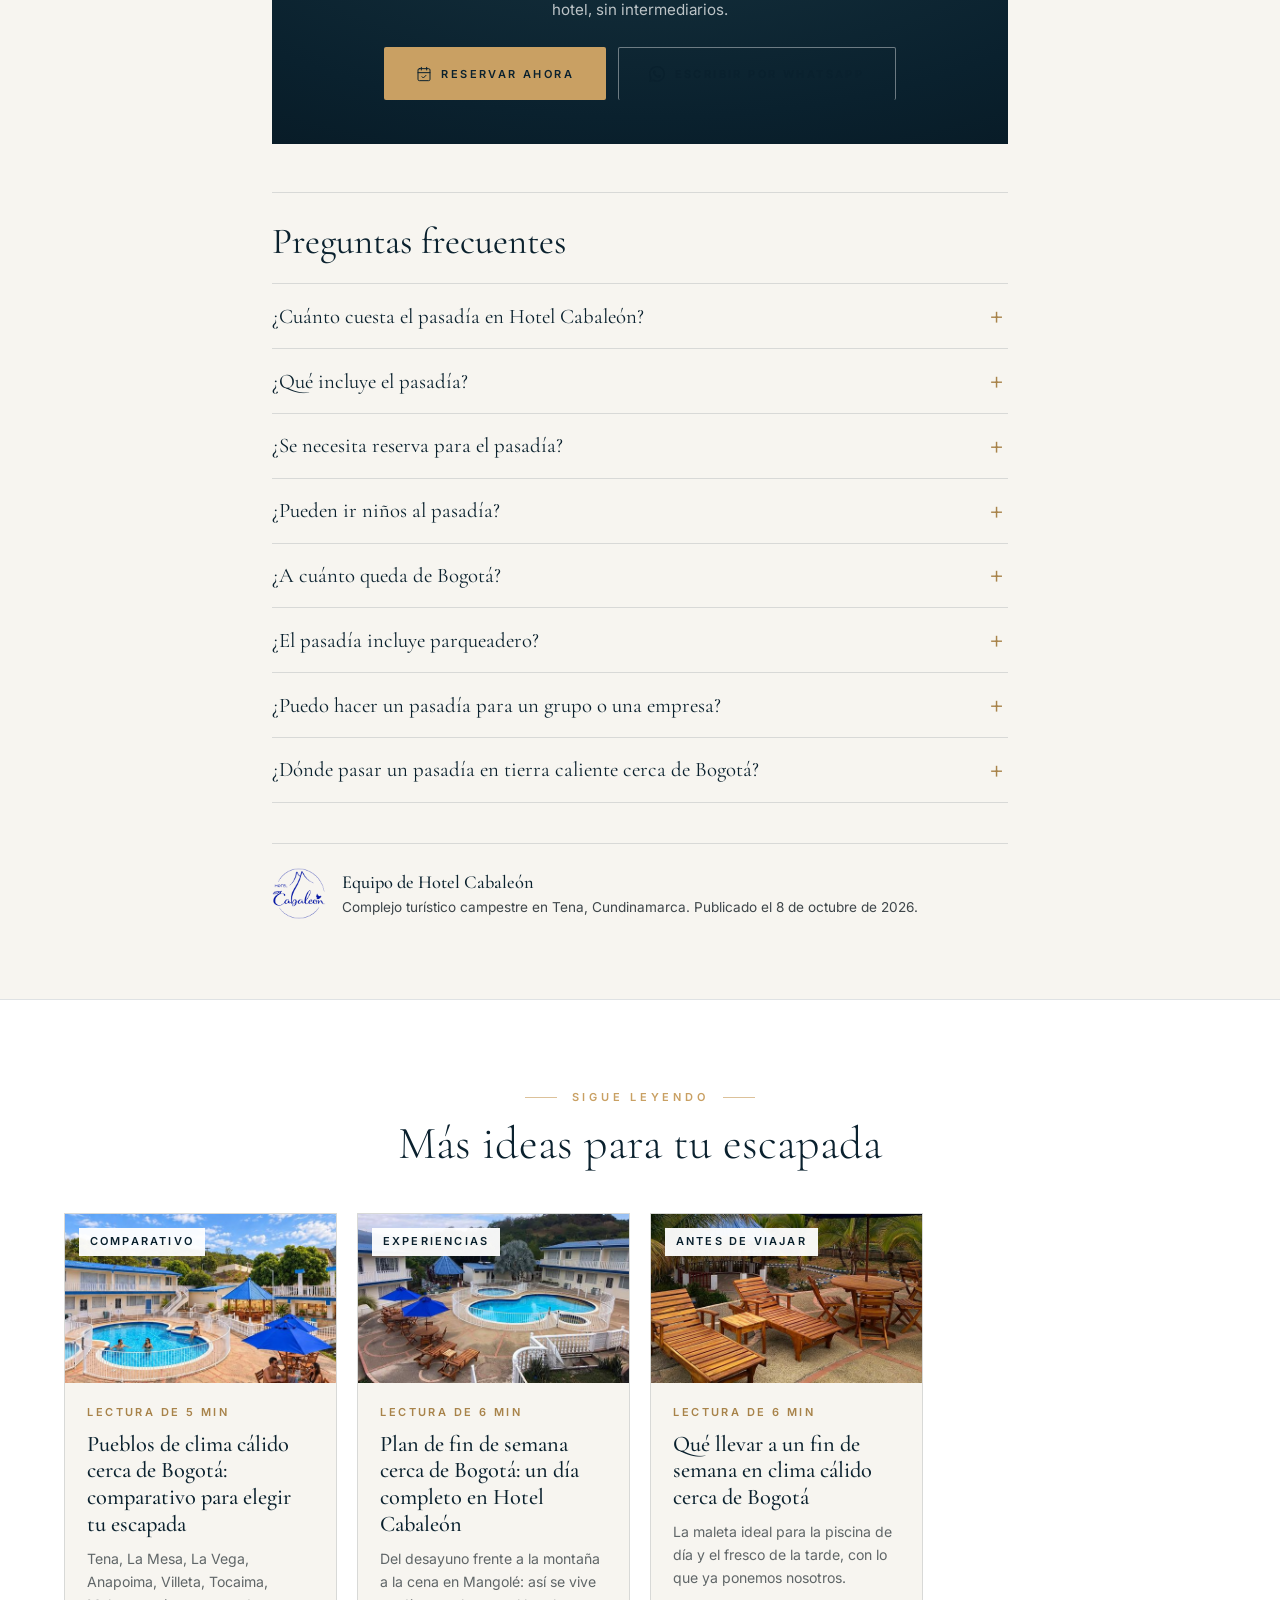
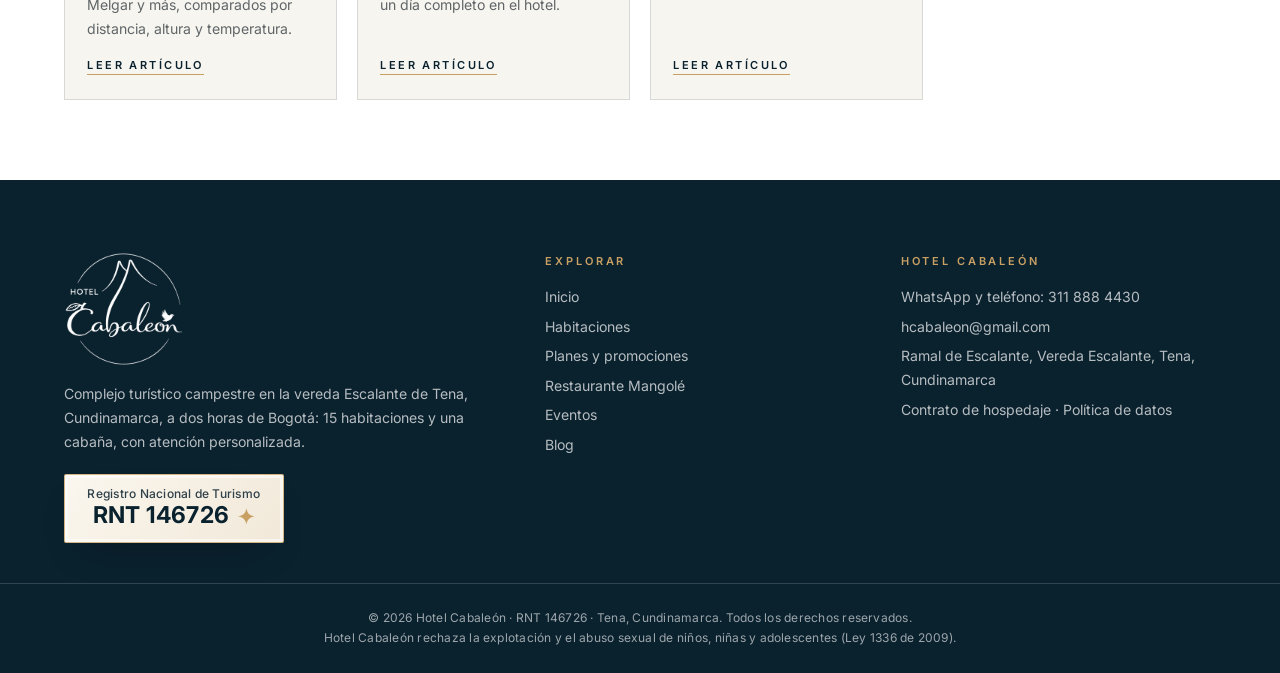
<file: blog-pasadia-cerca-de-bogota.html>
<!DOCTYPE html>
<html lang="es-CO">
<head>
    <meta charset="UTF-8">
    <meta name="viewport" content="width=device-width, initial-scale=1.0">
    <title>Pasadía cerca de Bogotá con piscina | Hotel Cabaleón</title>
    <meta name="description" content="Pasadía Premium en Hotel Cabaleón, a 2 horas de Bogotá: almuerzo, piscina, jacuzzi, sauna, cancha, billar y gimnasio. Tarifa de apertura 2026 y cómo reservar.">
    <meta name="robots" content="index, follow, max-image-preview:large">
    <link rel="canonical" href="https://www.cabaleonhotel.com/blog-pasadia-cerca-de-bogota.html">
    <meta name="theme-color" content="#0A212E">
    <link rel="icon" type="image/png" href="favicon.png">
    <link rel="apple-touch-icon" href="apple-touch-icon.png">

    <!-- Open Graph y redes -->
    <meta property="og:type" content="article">
    <meta property="og:locale" content="es_CO">
    <meta property="og:site_name" content="Hotel Cabaleón">
    <meta property="og:title" content="Pasadía cerca de Bogotá con piscina: el Pasadía Premium de Hotel Cabaleón">
    <meta property="og:description" content="Pasadía Premium en Hotel Cabaleón, a 2 horas de Bogotá: almuerzo, piscina, jacuzzi, sauna, cancha, billar y gimnasio. Tarifa de apertura 2026 y cómo reservar.">
    <meta property="og:url" content="https://www.cabaleonhotel.com/blog-pasadia-cerca-de-bogota.html">
    <meta property="og:image" content="https://www.cabaleonhotel.com/blog-pasadia.jpg">
    <meta property="og:image:width" content="1024">
    <meta property="og:image:height" content="576">
    <meta property="og:image:alt" content="Personas nadando en la piscina de Hotel Cabaleón con parasoles azules y palmeras, pasadía en Tena">
    <meta property="article:published_time" content="2026-10-08">
    <meta property="article:modified_time" content="2026-11-06">
    <meta property="article:section" content="Pasadía">
    <meta name="twitter:card" content="summary_large_image">

    <link rel="preconnect" href="https://fonts.googleapis.com">
    <link rel="preconnect" href="https://fonts.gstatic.com" crossorigin>
    <link href="https://fonts.googleapis.com/css2?family=Cormorant+Garamond:ital,wght@0,300;0,400;0,500;1,300;1,400&family=Inter:wght@300;400;500;600&display=swap" rel="stylesheet">
    <link rel="stylesheet" href="blog.css">
    <link rel="preload" as="image" href="blog-pasadia.jpg">

    <script type="application/ld+json">
{
  "@context": "https://schema.org",
  "@graph": [
    {
      "@type": "BlogPosting",
      "@id": "https://www.cabaleonhotel.com/blog-pasadia-cerca-de-bogota.html#articulo",
      "headline": "Pasadía cerca de Bogotá con piscina: el Pasadía Premium de Hotel Cabaleón",
      "description": "Pasadía Premium en Hotel Cabaleón, a 2 horas de Bogotá: almuerzo, piscina, jacuzzi, sauna, cancha, billar y gimnasio. Tarifa de apertura 2026 y cómo reservar.",
      "image": {
        "@type": "ImageObject",
        "url": "https://www.cabaleonhotel.com/blog-pasadia.jpg",
        "width": 1024,
        "height": 576
      },
      "datePublished": "2026-10-08",
      "dateModified": "2026-11-06",
      "inLanguage": "es-CO",
      "author": {
        "@id": "https://www.cabaleonhotel.com/#organizacion"
      },
      "publisher": {
        "@id": "https://www.cabaleonhotel.com/#organizacion"
      },
      "mainEntityOfPage": {
        "@type": "WebPage",
        "@id": "https://www.cabaleonhotel.com/blog-pasadia-cerca-de-bogota.html"
      },
      "isPartOf": {
        "@type": "Blog",
        "@id": "https://www.cabaleonhotel.com/blog.html#blog",
        "name": "Blog de Hotel Cabaleón"
      },
      "articleSection": "Pasadía",
      "keywords": [
        "pasadía cerca de Bogotá",
        "pasadía con piscina",
        "pasadía en Tena Cundinamarca",
        "plan de un día cerca de Bogotá",
        "día de piscina cerca de Bogotá"
      ],
      "wordCount": 986,
      "about": {
        "@type": "Hotel",
        "@id": "https://www.cabaleonhotel.com/#hotel",
        "name": "Hotel Cabaleón"
      }
    },
    {
      "@type": "Organization",
      "@id": "https://www.cabaleonhotel.com/#organizacion",
      "name": "Hotel Cabaleón",
      "url": "https://www.cabaleonhotel.com/",
      "logo": {
        "@type": "ImageObject",
        "url": "https://www.cabaleonhotel.com/logo-azul.png",
        "width": 640,
        "height": 607
      },
      "telephone": "+57 311 888 4430",
      "email": "hcabaleon@gmail.com",
      "sameAs": [
        "https://www.instagram.com/cabaleonhoteltena/",
        "https://www.facebook.com/p/Hotel-Cabale%C3%B3n-61590948779933/",
        "https://www.tiktok.com/@hotelcabaleon",
        "https://www.youtube.com/channel/UCIRMiAbiIO9L_ZY6kxFHxnQ"
      ]
    },
    {
      "@type": "BreadcrumbList",
      "itemListElement": [
        {
          "@type": "ListItem",
          "position": 1,
          "name": "Inicio",
          "item": "https://www.cabaleonhotel.com/"
        },
        {
          "@type": "ListItem",
          "position": 2,
          "name": "Blog",
          "item": "https://www.cabaleonhotel.com/blog.html"
        },
        {
          "@type": "ListItem",
          "position": 3,
          "name": "Pasadía cerca de Bogotá con piscina: el Pasadía Premium de Hotel Cabaleón",
          "item": "https://www.cabaleonhotel.com/blog-pasadia-cerca-de-bogota.html"
        }
      ]
    },
    {
      "@type": "FAQPage",
      "mainEntity": [
        {
          "@type": "Question",
          "name": "¿Cuánto cuesta el pasadía en Hotel Cabaleón?",
          "acceptedAnswer": {
            "@type": "Answer",
            "text": "El Pasadía Premium tiene una tarifa especial de apertura de $130.000, válida en 2026. Escríbenos con la fecha y el número de personas para confirmarte el valor total."
          }
        },
        {
          "@type": "Question",
          "name": "¿Qué incluye el pasadía?",
          "acceptedAnswer": {
            "@type": "Answer",
            "text": "Almuerzo Sabores Cabaleón y uso de piscina, jacuzzi, sauna, cancha, mini tejo, ping pong, billar, gimnasio, terraza mirador y parqueadero gratuito."
          }
        },
        {
          "@type": "Question",
          "name": "¿Se necesita reserva para el pasadía?",
          "acceptedAnswer": {
            "@type": "Answer",
            "text": "Sí, el pasadía es solo con reserva. Escríbenos por WhatsApp con la fecha y cuántas personas serían."
          }
        },
        {
          "@type": "Question",
          "name": "¿Pueden ir niños al pasadía?",
          "acceptedAnswer": {
            "@type": "Answer",
            "text": "Sí. Hay piscina infantil de 60 cm; los menores de 12 años deben estar siempre acompañados de un adulto en la piscina."
          }
        },
        {
          "@type": "Question",
          "name": "¿A cuánto queda de Bogotá?",
          "acceptedAnswer": {
            "@type": "Answer",
            "text": "A unas 2 horas, en la vereda Escalante de Tena, Cundinamarca, saliendo por la Calle 13 o por la vía Mondoñedo."
          }
        },
        {
          "@type": "Question",
          "name": "¿El pasadía incluye parqueadero?",
          "acceptedAnswer": {
            "@type": "Answer",
            "text": "Sí, el parqueadero es gratuito."
          }
        },
        {
          "@type": "Question",
          "name": "¿Puedo hacer un pasadía para un grupo o una empresa?",
          "acceptedAnswer": {
            "@type": "Answer",
            "text": "Sí. Para grupos, celebraciones e integraciones tenemos el Gran Salón Mango Vista, el kiosko y los jardines. Escríbenos con la fecha, el tipo de evento y el número de personas y te enviamos la propuesta."
          }
        },
        {
          "@type": "Question",
          "name": "¿Dónde pasar un pasadía en tierra caliente cerca de Bogotá?",
          "acceptedAnswer": {
            "@type": "Answer",
            "text": "En Hotel Cabaleón, en Tena, Cundinamarca, a unas 2 horas de Bogotá y con días de 24 °C a 28 °C. El Pasadía Premium incluye almuerzo y uso de piscina, jacuzzi, sauna, cancha, billar y gimnasio, solo con reserva."
          }
        }
      ]
    }
  ]
}
    </script>
</head>
<body data-pagina="blog/pasadia" data-articulo="pasadia">
    <header class="cabecera">
        <div class="envoltura">
            <a href="index.html" class="cabecera-logo" aria-label="Hotel Cabaleón, ir al inicio"><img src="logo-azul.png" alt="Hotel Cabaleón" width="640" height="607"></a>
            <nav aria-label="Principal">
                <a href="index.html#habitaciones" class="enlace solo-amplio">Habitaciones</a>
                <a href="index.html#planes" class="enlace solo-amplio">Planes</a>
                <a href="blog.html" class="enlace">Blog</a>
                <a href="index.html#reservar" class="boton boton-tinta">Reservar</a>
            </nav>
        </div>
    </header>

    <main>
        <article>
            <header class="portada">
                <img class="portada-foto" src="blog-pasadia.jpg" alt="" width="1024" height="576" fetchpriority="high">
                <div class="columna">
                    <nav aria-label="Ruta de navegación">
                        <ol class="migas">
                            <li><a href="index.html">Inicio</a></li>
                            <li><a href="blog.html">Blog</a></li>
                            <li aria-current="page">Pasadía</li>
                        </ol>
                    </nav>
                    <span class="ceja centrada">Pasadía</span>
                    <h1>Pasadía cerca de Bogotá con piscina: el Pasadía Premium de Hotel Cabaleón</h1>
                    <p class="bajada">Un día de clima cálido, piscina y buena mesa sin necesidad de pasar la noche. Te contamos qué incluye el Pasadía Premium, cuánto cuesta y cómo reservarlo.</p>
                    <p class="datos-articulo"><span><time datetime="2026-10-08">8 de octubre de 2026</time></span><span>Lectura de 5 min</span><span>Hotel Cabaleón</span></p>
                </div>
            </header>

            <figure class="foto-principal">
                <img src="blog-pasadia.jpg" alt="Personas nadando en la piscina de Hotel Cabaleón con parasoles azules y palmeras, pasadía en Tena" width="1024" height="576">
                <figcaption>Un día de piscina en Hotel Cabaleón, en Tena (Cundinamarca).</figcaption>
            </figure>

            <div class="columna articulo" data-texto>
                <aside class="resumen" aria-label="En resumen">
                    <p class="titulo-caja">En resumen</p>
                    <ul><li>El pasadía es <strong>un día completo en Cabaleón, sin alojamiento</strong>, y es <strong>solo con reserva</strong>.</li><li>Incluye <strong>almuerzo Sabores Cabaleón</strong>, piscina, jacuzzi, sauna, cancha, mini tejo, ping pong, billar, gimnasio y terraza mirador.</li><li><strong>Tarifa especial de apertura: $130.000</strong>, válida en 2026.</li><li>Parqueadero gratuito, a unas 2 horas de Bogotá.</li></ul>
                </aside>
                <nav class="indice" aria-label="Contenido del artículo">
                    <p>En este artículo</p>
                    <ol><li><a href="#que-es">¿Qué es el Pasadía Premium?</a></li><li><a href="#incluye">Qué incluye</a></li><li><a href="#tarifa">Tarifa del pasadía</a></li><li><a href="#como-reservar">Cómo reservar tu pasadía</a></li><li><a href="#horarios">Horarios de las zonas</a></li><li><a href="#itinerario">Un pasadía bien aprovechado</a></li><li><a href="#familia">Pasadía en familia</a></li><li><a href="#comparar">¿Pasadía o fin de semana?</a></li><li><a href="#normas">Normas para un día tranquilo</a></li><li><a href="#que-llevar">Qué llevar al pasadía</a></li><li><a href="#grupos">Para grupos, celebraciones y empresas</a></li><li><a href="#quedarse">¿Y si quieres quedarte?</a></li><li><a href="#preguntas">Preguntas frecuentes</a></li></ol>
                </nav>

<p class="entrada">¿Quieres cambiar de clima un domingo, pero sin maleta ni noche fuera de casa? Un pasadía cerca de Bogotá es la respuesta. En Hotel Cabaleón, en Tena, pasas el día entre piscinas, jardines y montañas, con almuerzo incluido, y regresas a la ciudad esa misma tarde.</p>

<h2 id="que-es">¿Qué es el Pasadía Premium?</h2>
<p>El pasadía es <strong>un día completo en Cabaleón sin alojamiento</strong>: llegas en la mañana, usas las zonas del hotel, almuerzas y vuelves a casa. Es <strong>solo con reserva</strong>, para garantizar que el día sea tranquilo y con atención personalizada.</p>

<h2 id="incluye">Qué incluye</h2>
<ul>
<li><strong>Almuerzo Sabores Cabaleón</strong> en el Restaurante Mangolé.</li>
<li><strong>Piscina, jacuzzi y sauna</strong>.</li>
<li><strong>Cancha polideportiva, mini tejo, ping pong, billar y gimnasio</strong>.</li>
<li><strong>Terraza mirador</strong> con vista a la Cordillera Oriental.</li>
<li><strong>Parqueadero gratuito</strong>.</li>
</ul>
<p>Los consumos adicionales en el Restaurante Mangolé, en Cabalante Bar o en el Snack-bar Mango Vista se pagan aparte.</p>

<h2 id="tarifa">Tarifa del pasadía</h2>
<p>Durante 2026 el Pasadía Premium tiene una <strong>tarifa especial de apertura de $130.000</strong>. Puedes verla siempre actualizada en <a href="index.html#planes">Planes y promociones</a>. Si vienen varios, escríbenos con la fecha y cuántas personas serían para confirmarte el valor total y la disponibilidad.</p>

<h2 id="como-reservar">Cómo reservar tu pasadía</h2>
<ol>
<li>Elige la fecha en la que quieres venir.</li>
<li>Escríbenos por <a href="https://wa.me/573118884430?text=%C2%A1Hola%21%20Quiero%20consultar%20el%20pasad%C3%ADa%20en%20Hotel%20Cabale%C3%B3n.%0A%0A%E2%80%A2%20Fecha%3A%20%0A%E2%80%A2%20N%C3%BAmero%20de%20personas%3A%20" target="_blank" rel="noopener">WhatsApp</a> con la fecha y el número de personas.</li>
<li>Te confirmamos disponibilidad, valor total y te enviamos el pin exacto para llegar.</li>
</ol>

<h2 id="horarios">Horarios de las zonas</h2>
<div class="tabla-envoltura"><table class="tabla">
<thead><tr><th>Zona</th><th>Horario</th></tr></thead>
<tbody>
<tr><td>Piscinas</td><td>8:00 a. m. – 5:30 p. m.</td></tr>
<tr><td>Sauna</td><td>10:00 – 10:30 a. m.</td></tr>
<tr><td>Jacuzzi</td><td>10:30 – 11:00 a. m. y 4:30 – 5:00 p. m.</td></tr>
<tr><td>Mini tejo</td><td>9:00 a. m. – 5:30 p. m.</td></tr>
<tr><td>Almuerzo en Mangolé</td><td>12:30 – 3:00 p. m.</td></tr>
<tr><td>Cabalante Bar</td><td>9:30 a. m. – 5:30 p. m.</td></tr>
</tbody></table></div>
<p>Para aprovecharlo al máximo, te recomendamos llegar temprano: así alcanzas los turnos de sauna y jacuzzi de la mañana antes del almuerzo.</p>

<h2 id="itinerario">Un pasadía bien aprovechado</h2>
<p>Así puedes organizar tu día para disfrutar cada zona en su mejor momento:</p>
<div class="tabla-envoltura"><table class="tabla">
<thead><tr><th>Hora</th><th>Plan</th></tr></thead>
<tbody>
<tr><td>Mañana</td><td>Llegada, parqueadero y primer chapuzón: las piscinas abren a las 8:00 a. m.</td></tr>
<tr><td>10:00 a. m.</td><td>Turno de sauna seco (hasta las 10:30 a. m.).</td></tr>
<tr><td>10:30 a. m.</td><td>Turno de jacuzzi (hasta las 11:00 a. m.).</td></tr>
<tr><td>12:30 p. m.</td><td>Almuerzo Sabores Cabaleón en el Restaurante Mangolé.</td></tr>
<tr><td>Tarde</td><td>Mini tejo, billar, ping pong, cancha o gimnasio, y fotos en la terraza mirador.</td></tr>
<tr><td>4:30 p. m.</td><td>Último turno de jacuzzi, antes del cierre de piscinas a las 5:30 p. m.</td></tr>
</tbody></table></div>

<h2 id="familia">Pasadía en familia</h2>
<p>El pasadía es un gran plan con niños: hay piscina infantil de 60 cm, cancha polideportiva y juegos como mini tejo, ping pong y billar. Recuerda que los menores de 12 años deben estar siempre acompañados de un adulto en la piscina.</p>

<h2 id="comparar">¿Pasadía o fin de semana?</h2>
<div class="tabla-envoltura"><table class="tabla">
<thead><tr><th></th><th>Pasadía Premium</th><th>Fin de semana</th></tr></thead>
<tbody>
<tr><td>Alojamiento</td><td>No incluye</td><td>Suite, Cabaña o habitación</td></tr>
<tr><td>Comidas</td><td>Almuerzo Sabores Cabaleón</td><td>Desayuno incluido; almuerzo y cena en Mangolé</td></tr>
<tr><td>Zonas húmedas</td><td>Piscina, jacuzzi y sauna</td><td>Piscinas, jacuzzi, sauna y turco en sus turnos</td></tr>
<tr><td>Ideal para</td><td>Un día de sol sin dormir fuera</td><td>Desconectarse de verdad</td></tr>
</tbody></table></div>

<h2 id="normas">Normas para un día tranquilo</h2>
<ul>
<li>Los <strong>menores de 12 años</strong> deben estar siempre acompañados de un adulto en la piscina.</li>
<li>Profundidades: piscina infantil de 60 cm; piscina para adultos de 90 a 170 cm.</li>
<li>Hotel <strong>libre de humo</strong>: solo se fuma en las dos zonas exteriores autorizadas.</li>
<li>Música y conversaciones a volumen moderado.</li>
</ul>
<p>Consulta el <a href="reglas-piscina.jpg" target="_blank" rel="noopener">reglamento de la piscina</a> antes de venir.</p>

<h2 id="que-llevar">Qué llevar al pasadía</h2>
<p>Vestido de baño, toalla para la piscina, bloqueador, gorra, repelente y ropa ligera para un día de 24 °C a 28 °C. Encuentra la lista completa en <a href="blog-que-llevar-a-clima-calido.html">qué llevar a clima cálido</a> y la ruta en <a href="blog-como-llegar-a-tena-desde-bogota.html">cómo llegar a Tena desde Bogotá</a>.</p>

<h2 id="grupos">Para grupos, celebraciones y empresas</h2>
<p>Si buscas un día de integración, un cumpleaños o una reunión familiar, el <strong>Gran Salón Mango Vista</strong>, el kiosko y los jardines están disponibles para eventos, con el Restaurante Mangolé y Cabalante Bar para atender a tus invitados. Cuéntanos la fecha, el tipo de evento y cuántas personas serían en <a href="index.html#eventos">Eventos</a> y te enviamos la propuesta.</p>

<h2 id="quedarse">¿Y si quieres quedarte?</h2>
<p>Si un día se queda corto, convierte tu pasadía en una escapada: tenemos Suite, Cabaña y habitaciones para familias y amigos, con desayuno e impuestos incluidos. Mira cómo es <a href="blog-plan-fin-de-semana-cerca-de-bogota.html">un fin de semana completo en Cabaleón</a>.</p>

                <section class="llamado" aria-label="Reservar en Hotel Cabaleón">
                    <span class="ceja centrada">Reserva directa</span>
                    <h2>Tu descanso comienza aquí</h2>
                    <p>Elige fechas y habitaciones en nuestra página: ves tu factura al instante, con impuestos y desayuno incluidos, y confirmas con el anticipo del 50 % o el pago total. Directo con el hotel, sin intermediarios.</p>
                    <div class="acciones">
                        <a href="index.html#reservar" class="boton boton-dorado"><svg viewBox="0 0 24 24" fill="none" stroke="currentColor" stroke-width="1.5" stroke-linecap="round" stroke-linejoin="round" aria-hidden="true"><rect x="3" y="4" width="18" height="18" rx="2"/><path d="M16 2v4M8 2v4M3 10h18M9 16l2 2 4-4"/></svg> Reservar ahora</a>
                        <a href="https://wa.me/573118884430?text=%C2%A1Hola%21%20Le%C3%AD%20el%20art%C3%ADculo%20%C2%ABPasad%C3%ADa%20cerca%20de%20Bogot%C3%A1%20con%20piscina%3A%20el%20Pasad%C3%ADa%20Premium%20de%20Hotel%20Cabale%C3%B3n%C2%BB%20y%20quiero%20m%C3%A1s%20informaci%C3%B3n." target="_blank" rel="noopener" class="boton boton-claro"><svg viewBox="0 0 16 16" fill="currentColor" aria-hidden="true"><path d="M13.601 2.326A7.854 7.854 0 0 0 7.994 0C3.627 0 .068 3.558.064 7.926c0 1.399.366 2.76 1.057 3.965L0 16l4.204-1.102a7.933 7.933 0 0 0 3.79.965h.004c4.368 0 7.926-3.558 7.93-7.93A7.898 7.898 0 0 0 13.6 2.326zM7.994 14.521a6.573 6.573 0 0 1-3.356-.92l-.24-.144-2.494.654.666-2.433-.156-.251a6.56 6.56 0 0 1-1.007-3.505c0-3.626 2.957-6.584 6.591-6.584a6.56 6.56 0 0 1 4.66 1.931 6.557 6.557 0 0 1 1.928 4.66c-.004 3.639-2.961 6.592-6.592 6.592zm3.615-4.934c-.197-.099-1.17-.578-1.353-.646-.182-.065-.315-.099-.445.099-.133.197-.513.646-.627.775-.114.133-.232.148-.43.05-.197-.1-.836-.308-1.592-.985-.59-.525-.985-1.175-1.103-1.372-.114-.198-.011-.304.088-.403.087-.088.197-.232.296-.346.1-.114.133-.198.198-.33.065-.134.034-.248-.015-.347-.05-.099-.445-1.076-.612-1.47-.16-.389-.323-.335-.445-.34-.114-.007-.247-.007-.38-.007a.729.729 0 0 0-.529.247c-.182.198-.691.677-.691 1.654 0 .977.71 1.916.81 2.049.098.133 1.394 2.132 3.383 2.992.47.205.84.326 1.129.418.475.152.904.129 1.246.08.38-.058 1.171-.48 1.338-.943.164-.464.164-.86.114-.943-.049-.084-.182-.133-.38-.232z"/></svg> Escribir por WhatsApp</a>
                    </div>
                </section>

                <h2 id="preguntas">Preguntas frecuentes</h2>
                <div class="preguntas"><details><summary>¿Cuánto cuesta el pasadía en Hotel Cabaleón?</summary><p>El Pasadía Premium tiene una tarifa especial de apertura de $130.000, válida en 2026. Escríbenos con la fecha y el número de personas para confirmarte el valor total.</p></details><details><summary>¿Qué incluye el pasadía?</summary><p>Almuerzo Sabores Cabaleón y uso de piscina, jacuzzi, sauna, cancha, mini tejo, ping pong, billar, gimnasio, terraza mirador y parqueadero gratuito.</p></details><details><summary>¿Se necesita reserva para el pasadía?</summary><p>Sí, el pasadía es solo con reserva. Escríbenos por WhatsApp con la fecha y cuántas personas serían.</p></details><details><summary>¿Pueden ir niños al pasadía?</summary><p>Sí. Hay piscina infantil de 60 cm; los menores de 12 años deben estar siempre acompañados de un adulto en la piscina.</p></details><details><summary>¿A cuánto queda de Bogotá?</summary><p>A unas 2 horas, en la vereda Escalante de Tena, Cundinamarca, saliendo por la Calle 13 o por la vía Mondoñedo.</p></details><details><summary>¿El pasadía incluye parqueadero?</summary><p>Sí, el parqueadero es gratuito.</p></details><details><summary>¿Puedo hacer un pasadía para un grupo o una empresa?</summary><p>Sí. Para grupos, celebraciones e integraciones tenemos el Gran Salón Mango Vista, el kiosko y los jardines. Escríbenos con la fecha, el tipo de evento y el número de personas y te enviamos la propuesta.</p></details><details><summary>¿Dónde pasar un pasadía en tierra caliente cerca de Bogotá?</summary><p>En Hotel Cabaleón, en Tena, Cundinamarca, a unas 2 horas de Bogotá y con días de 24 °C a 28 °C. El Pasadía Premium incluye almuerzo y uso de piscina, jacuzzi, sauna, cancha, billar y gimnasio, solo con reserva.</p></details></div>

                <div class="firma">
                    <img src="logo-azul.png" alt="" width="640" height="607" loading="lazy">
                    <p><strong>Equipo de Hotel Cabaleón</strong>Complejo turístico campestre en Tena, Cundinamarca. Publicado el <time datetime="2026-10-08">8 de octubre de 2026</time>.</p>
                </div>
            </div>
        </article>

        <section class="seccion-tarjetas" aria-labelledby="relacionados">
            <div class="envoltura">
                <div class="cabeza">
                    <span class="ceja centrada">Sigue leyendo</span>
                    <h2 id="relacionados">Más ideas para tu escapada</h2>
                </div>
                <div class="tarjetas"><a class="tarjeta" href="blog-pueblos-de-clima-calido-cerca-de-bogota.html" data-articulo="pueblos-clima-calido"><span class="tarjeta-foto"><img src="blog-pueblos-clima-calido-sm.jpg" alt="Huéspedes en la piscina de Hotel Cabaleón con parasoles azules y asoleadoras, clima cálido en Tena" width="640" height="360" loading="lazy"><span class="tarjeta-categoria">Comparativo</span></span><span class="tarjeta-cuerpo"><span class="tarjeta-meta">Lectura de 5 min</span><h3>Pueblos de clima cálido cerca de Bogotá: comparativo para elegir tu escapada</h3><p>Tena, La Mesa, La Vega, Anapoima, Villeta, Tocaima, Melgar y más, comparados por distancia, altura y temperatura.</p><span class="tarjeta-leer">Leer artículo</span></span></a><a class="tarjeta" href="blog-plan-fin-de-semana-cerca-de-bogota.html" data-articulo="plan-fin-de-semana"><span class="tarjeta-foto"><img src="blog-plan-fin-de-semana-sm.jpg" alt="Piscinas de Hotel Cabaleón con parasoles azules, asoleadoras y montañas al fondo en Tena, Cundinamarca" width="640" height="360" loading="lazy"><span class="tarjeta-categoria">Experiencias</span></span><span class="tarjeta-cuerpo"><span class="tarjeta-meta">Lectura de 6 min</span><h3>Plan de fin de semana cerca de Bogotá: un día completo en Hotel Cabaleón</h3><p>Del desayuno frente a la montaña a la cena en Mangolé: así se vive un día completo en el hotel.</p><span class="tarjeta-leer">Leer artículo</span></span></a><a class="tarjeta" href="blog-que-llevar-a-clima-calido.html" data-articulo="que-llevar"><span class="tarjeta-foto"><img src="blog-que-llevar-sm.jpg" alt="Asoleadoras de madera, mesa y parasol azul entre palmeras en Hotel Cabaleón, Tena" width="640" height="360" loading="lazy"><span class="tarjeta-categoria">Antes de viajar</span></span><span class="tarjeta-cuerpo"><span class="tarjeta-meta">Lectura de 6 min</span><h3>Qué llevar a un fin de semana en clima cálido cerca de Bogotá</h3><p>La maleta ideal para la piscina de día y el fresco de la tarde, con lo que ya ponemos nosotros.</p><span class="tarjeta-leer">Leer artículo</span></span></a></div>
            </div>
        </section>
    </main>

    <footer class="pie">
        <div class="envoltura">
            <div>
                <img src="logo-blanco.png" alt="Hotel Cabaleón" width="640" height="607" loading="lazy">
                <p>Complejo turístico campestre en la vereda Escalante de Tena, Cundinamarca, a dos horas de Bogotá: 15 habitaciones y una cabaña, con atención personalizada.</p>
                <p class="sello-rnt" aria-label="Registro Nacional de Turismo RNT 146726"><span class="sello-rnt-titulo">Registro Nacional de Turismo</span><span class="sello-rnt-num">RNT 146726 <svg class="sello-rnt-estrella" viewBox="0 0 24 24" aria-hidden="true"><path d="M12 0C12.8 7.2 16.8 11.2 24 12 16.8 12.8 12.8 16.8 12 24 11.2 16.8 7.2 12.8 0 12 7.2 11.2 11.2 7.2 12 0Z"/></svg></span></p>
            </div>
            <div>
                <h2>Explorar</h2>
                <ul>
                    <li><a href="index.html">Inicio</a></li>
                    <li><a href="index.html#habitaciones">Habitaciones</a></li>
                    <li><a href="index.html#planes">Planes y promociones</a></li>
                    <li><a href="index.html#restaurante">Restaurante Mangolé</a></li>
                    <li><a href="index.html#eventos">Eventos</a></li>
                    <li><a href="blog.html">Blog</a></li>
                </ul>
            </div>
            <div>
                <h2>Hotel Cabaleón</h2>
                <ul>
                    <li><a href="https://wa.me/573118884430" target="_blank" rel="noopener">WhatsApp y teléfono: 311 888 4430</a></li>
                    <li><a href="mailto:hcabaleon@gmail.com">hcabaleon@gmail.com</a></li>
                    <li>Ramal de Escalante, Vereda Escalante, Tena, Cundinamarca</li>
                    <li><a href="contrato-hospedaje.pdf" target="_blank" rel="noopener">Contrato de hospedaje</a> · <a href="politica-tratamiento-datos.pdf" target="_blank" rel="noopener">Política de datos</a></li>
                </ul>
            </div>
        </div>
        <div class="pie-legal">
            <div class="envoltura">
                <p>&copy; 2026 Hotel Cabaleón · RNT 146726 · Tena, Cundinamarca. Todos los derechos reservados.</p>
                <p>Hotel Cabaleón rechaza la explotación y el abuso sexual de niños, niñas y adolescentes (Ley 1336 de 2009).</p>
            </div>
        </div>
    </footer>
    <a class="whatsapp-flotante" href="https://wa.me/573118884430?text=%C2%A1Hola%21%20Vengo%20del%20blog%20de%20Hotel%20Cabale%C3%B3n%20y%20quiero%20m%C3%A1s%20informaci%C3%B3n." target="_blank" rel="noopener" aria-label="Escribir a Hotel Cabaleón por WhatsApp"><svg viewBox="0 0 16 16" fill="currentColor" aria-hidden="true"><path d="M13.601 2.326A7.854 7.854 0 0 0 7.994 0C3.627 0 .068 3.558.064 7.926c0 1.399.366 2.76 1.057 3.965L0 16l4.204-1.102a7.933 7.933 0 0 0 3.79.965h.004c4.368 0 7.926-3.558 7.93-7.93A7.898 7.898 0 0 0 13.6 2.326zM7.994 14.521a6.573 6.573 0 0 1-3.356-.92l-.24-.144-2.494.654.666-2.433-.156-.251a6.56 6.56 0 0 1-1.007-3.505c0-3.626 2.957-6.584 6.591-6.584a6.56 6.56 0 0 1 4.66 1.931 6.557 6.557 0 0 1 1.928 4.66c-.004 3.639-2.961 6.592-6.592 6.592zm3.615-4.934c-.197-.099-1.17-.578-1.353-.646-.182-.065-.315-.099-.445.099-.133.197-.513.646-.627.775-.114.133-.232.148-.43.05-.197-.1-.836-.308-1.592-.985-.59-.525-.985-1.175-1.103-1.372-.114-.198-.011-.304.088-.403.087-.088.197-.232.296-.346.1-.114.133-.198.198-.33.065-.134.034-.248-.015-.347-.05-.099-.445-1.076-.612-1.47-.16-.389-.323-.335-.445-.34-.114-.007-.247-.007-.38-.007a.729.729 0 0 0-.529.247c-.182.198-.691.677-.691 1.654 0 .977.71 1.916.81 2.049.098.133 1.394 2.132 3.383 2.992.47.205.84.326 1.129.418.475.152.904.129 1.246.08.38-.058 1.171-.48 1.338-.943.164-.464.164-.86.114-.943-.049-.084-.182-.133-.38-.232z"/></svg></a>
    <script src="blog.js" defer></script>
</body>
</html>
</file>
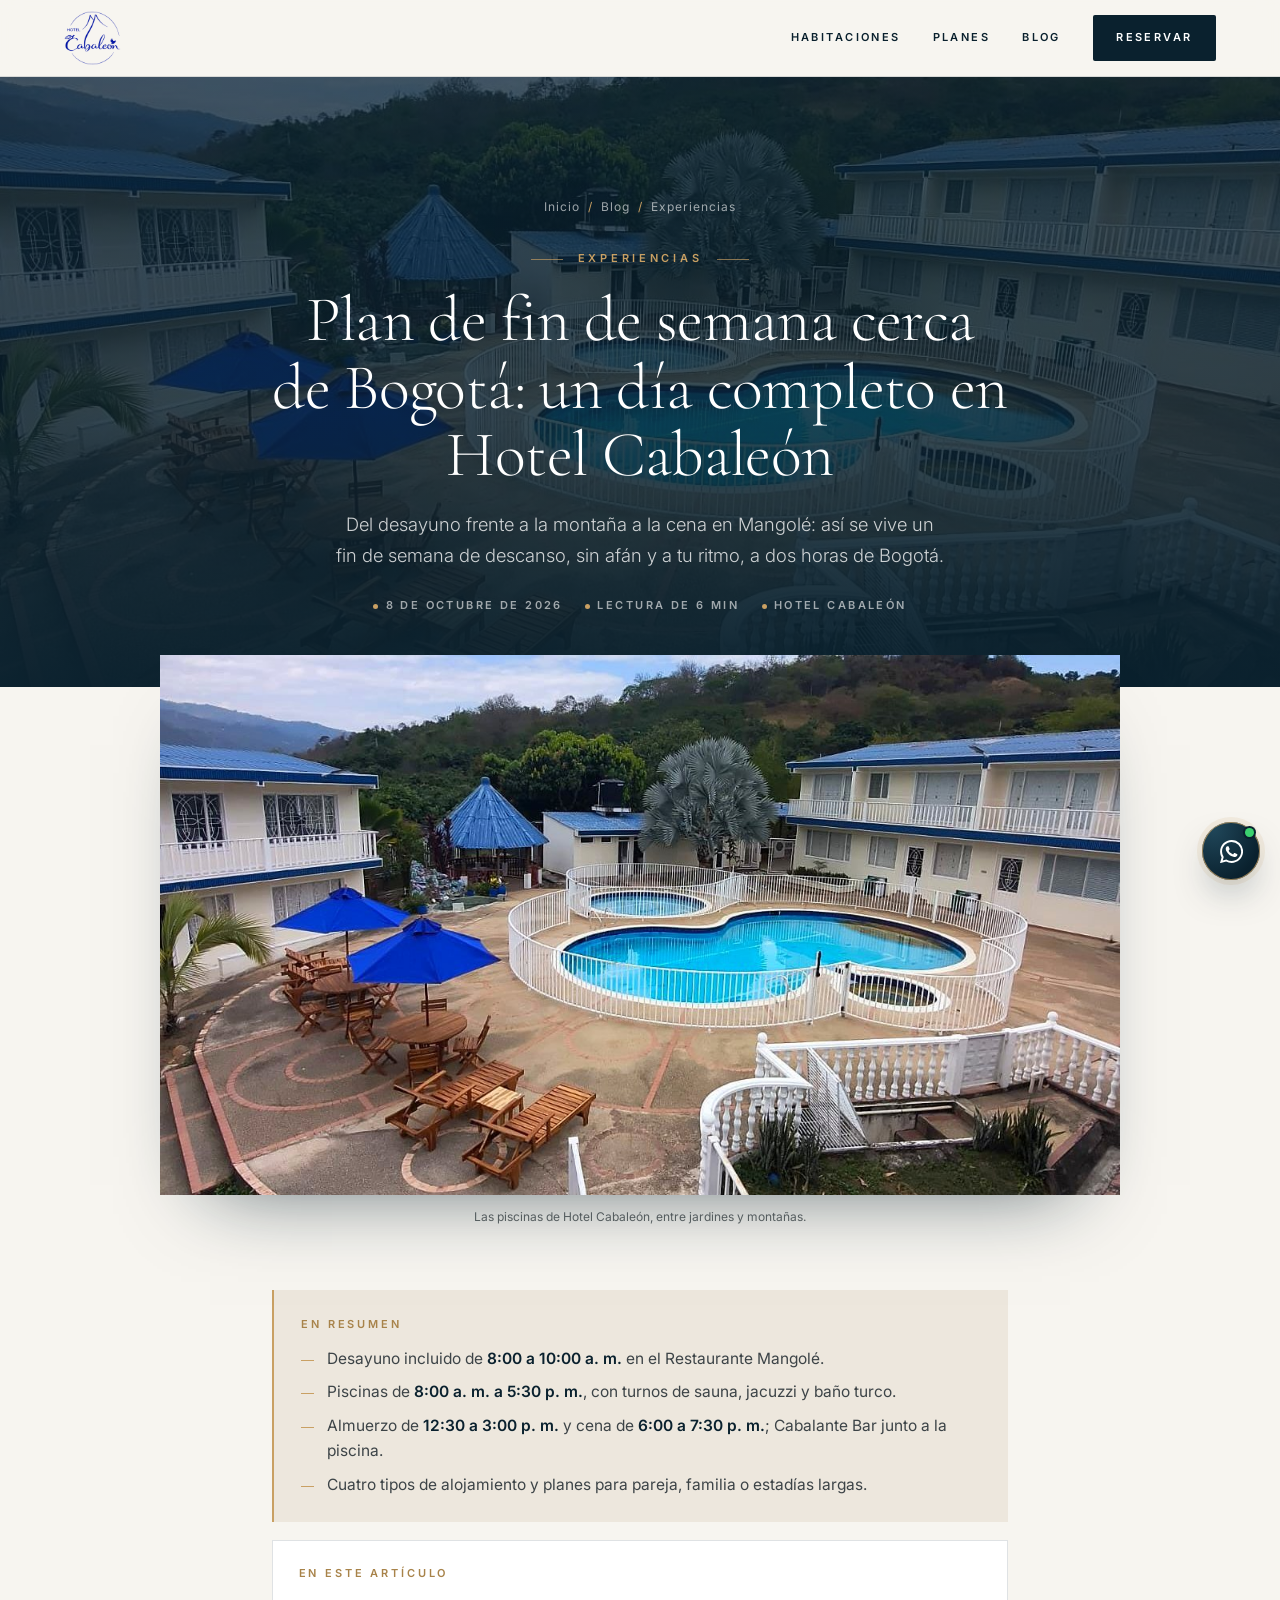
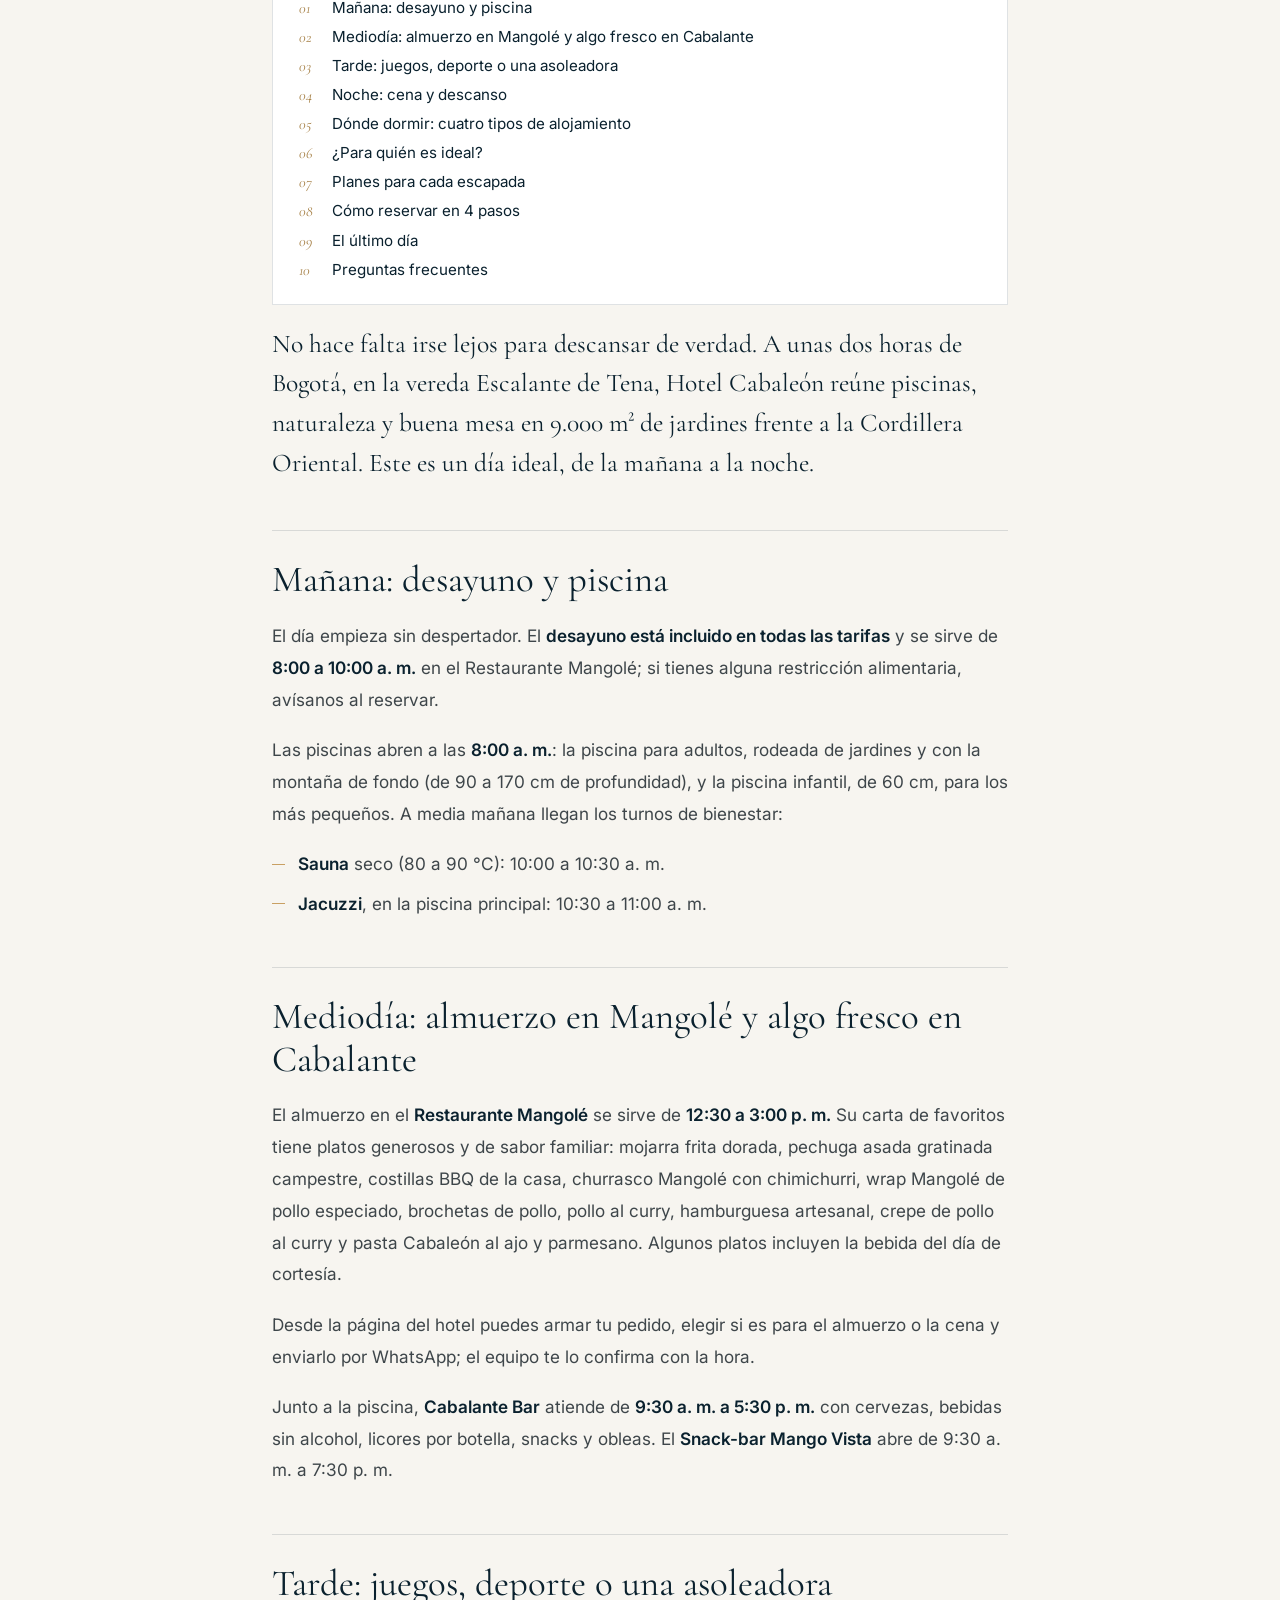
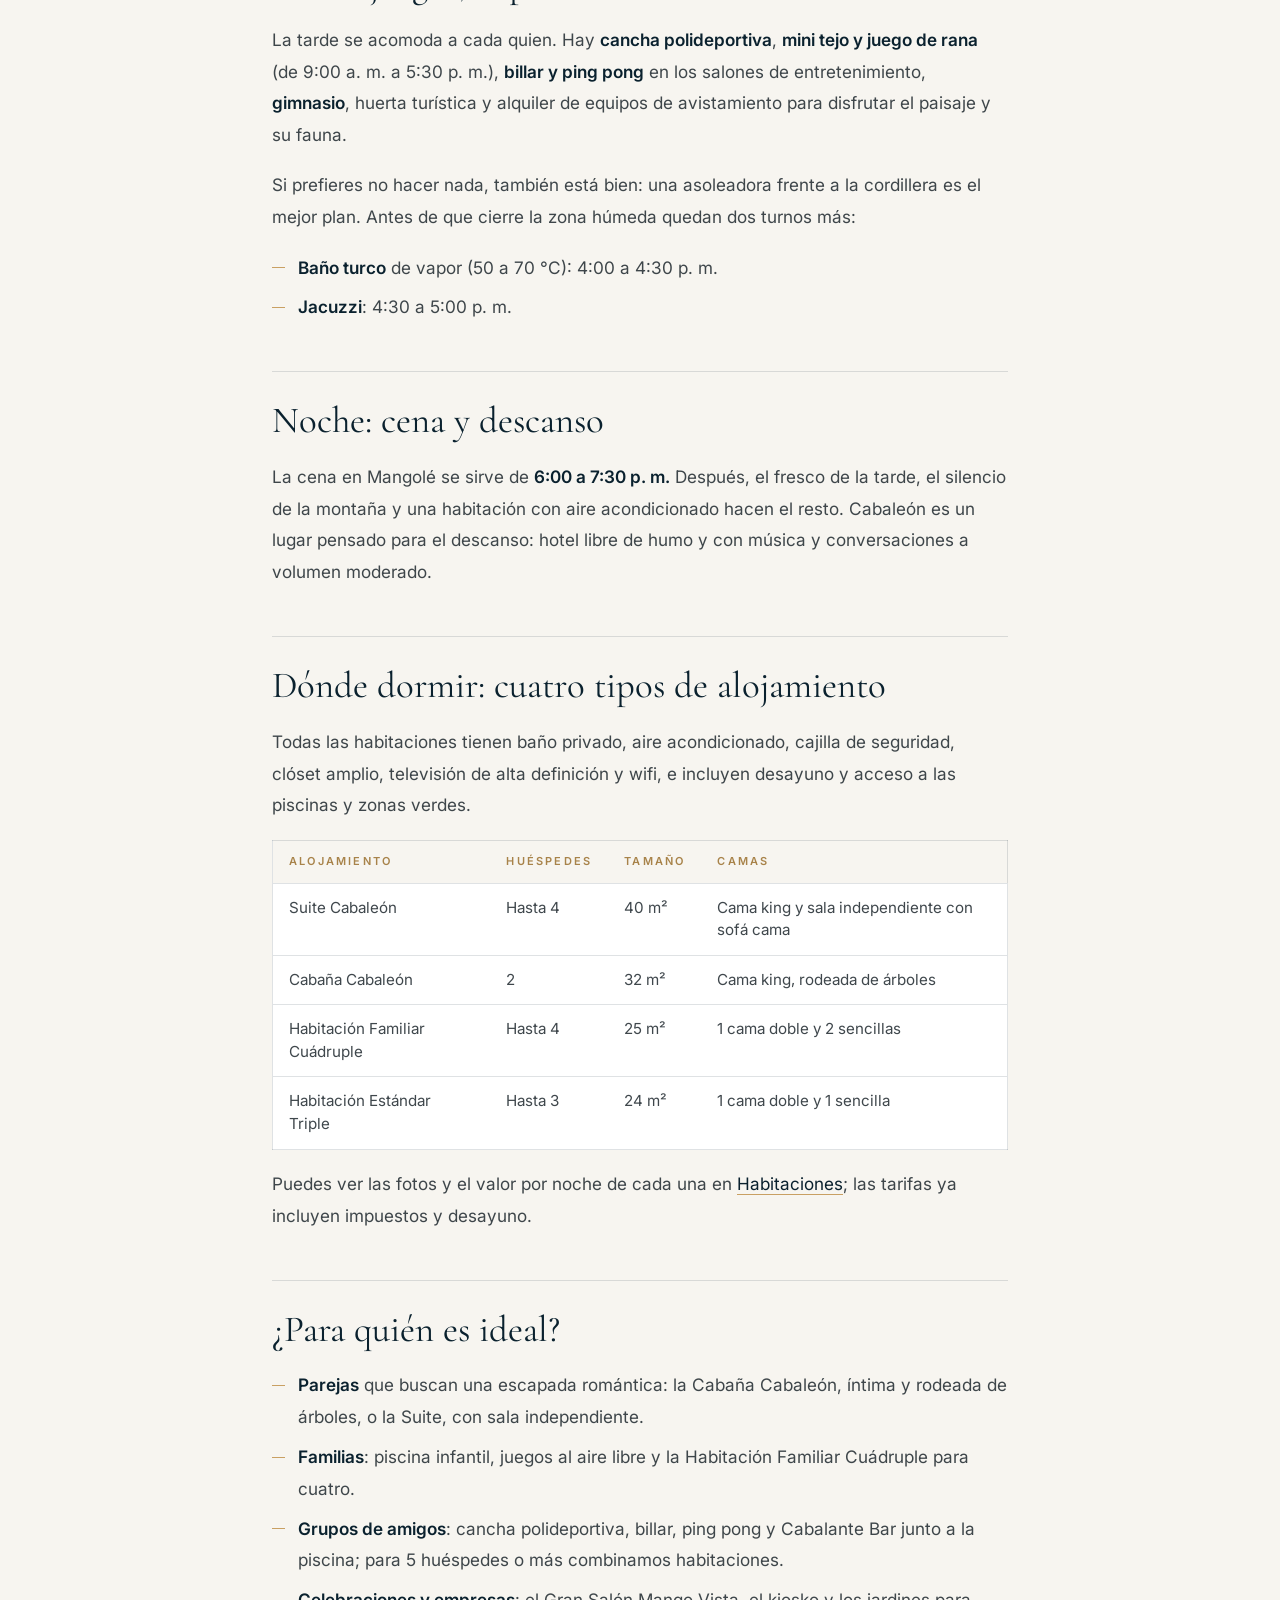
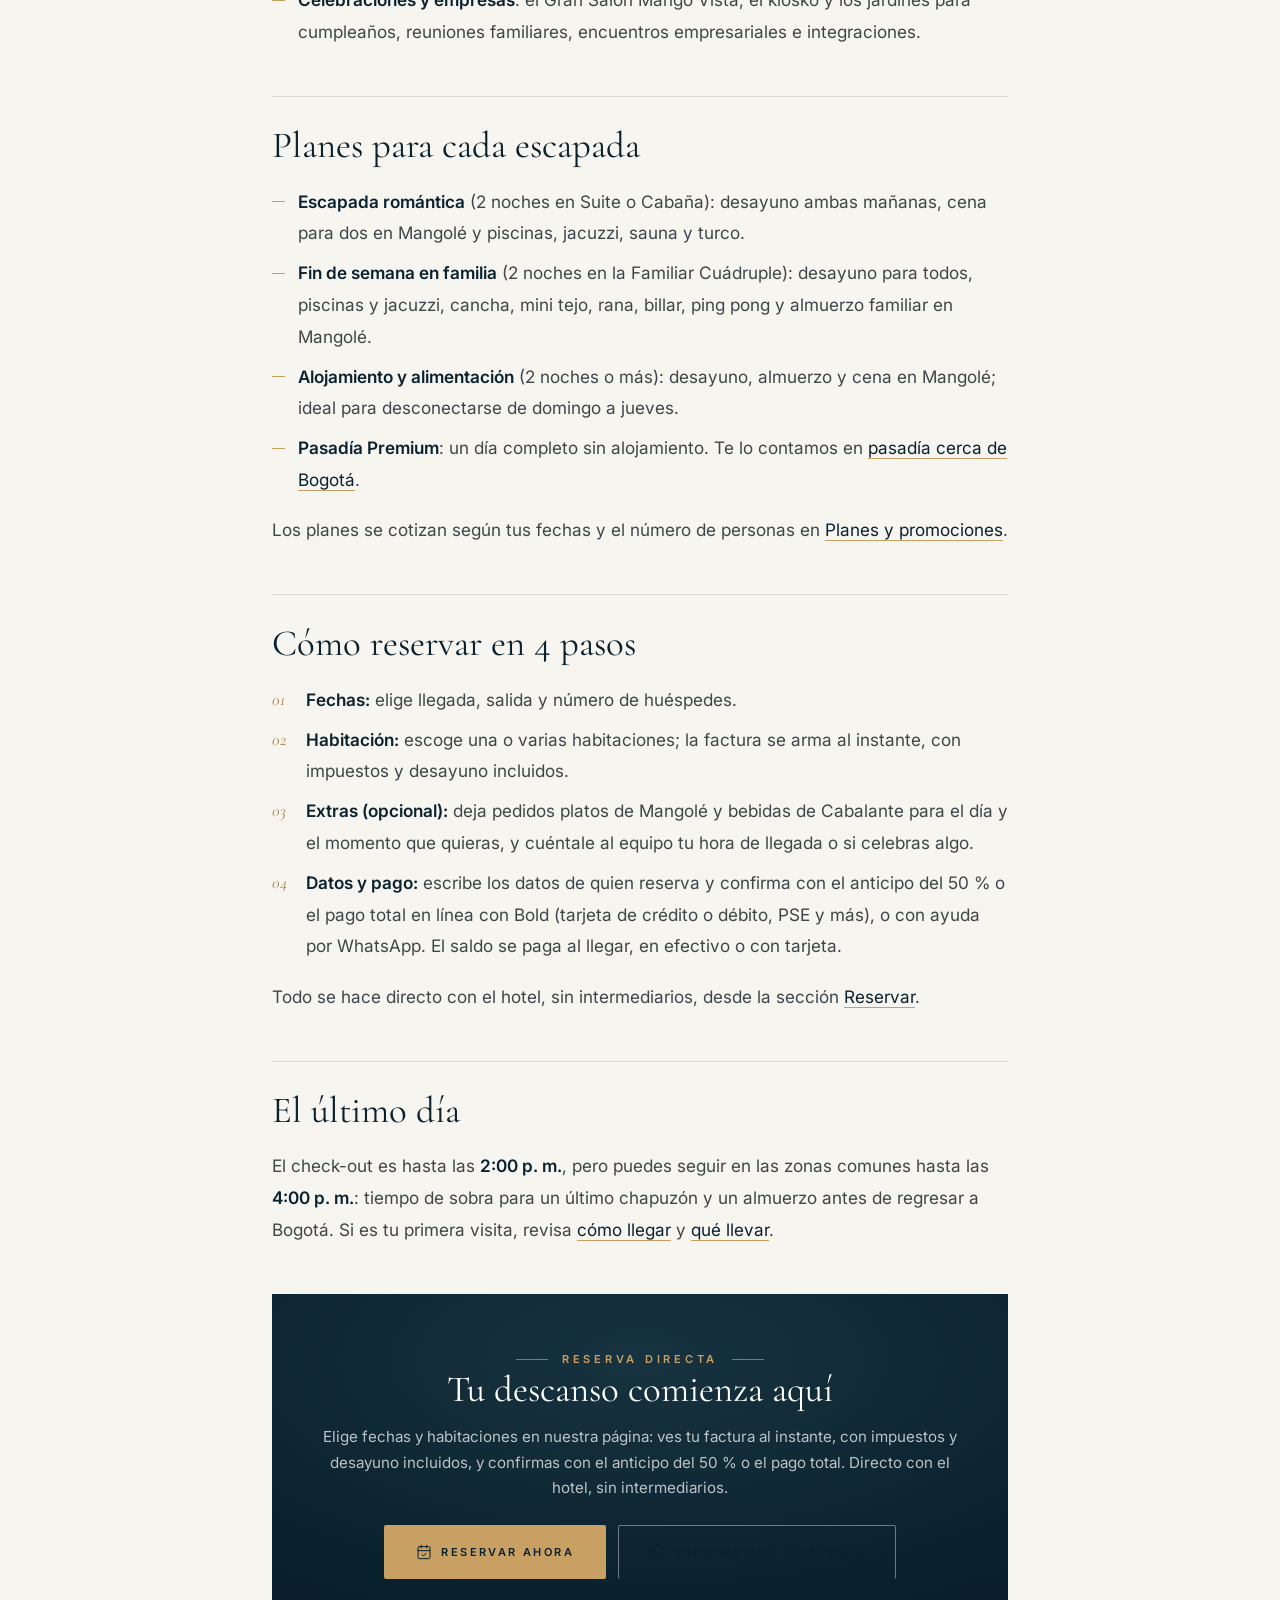
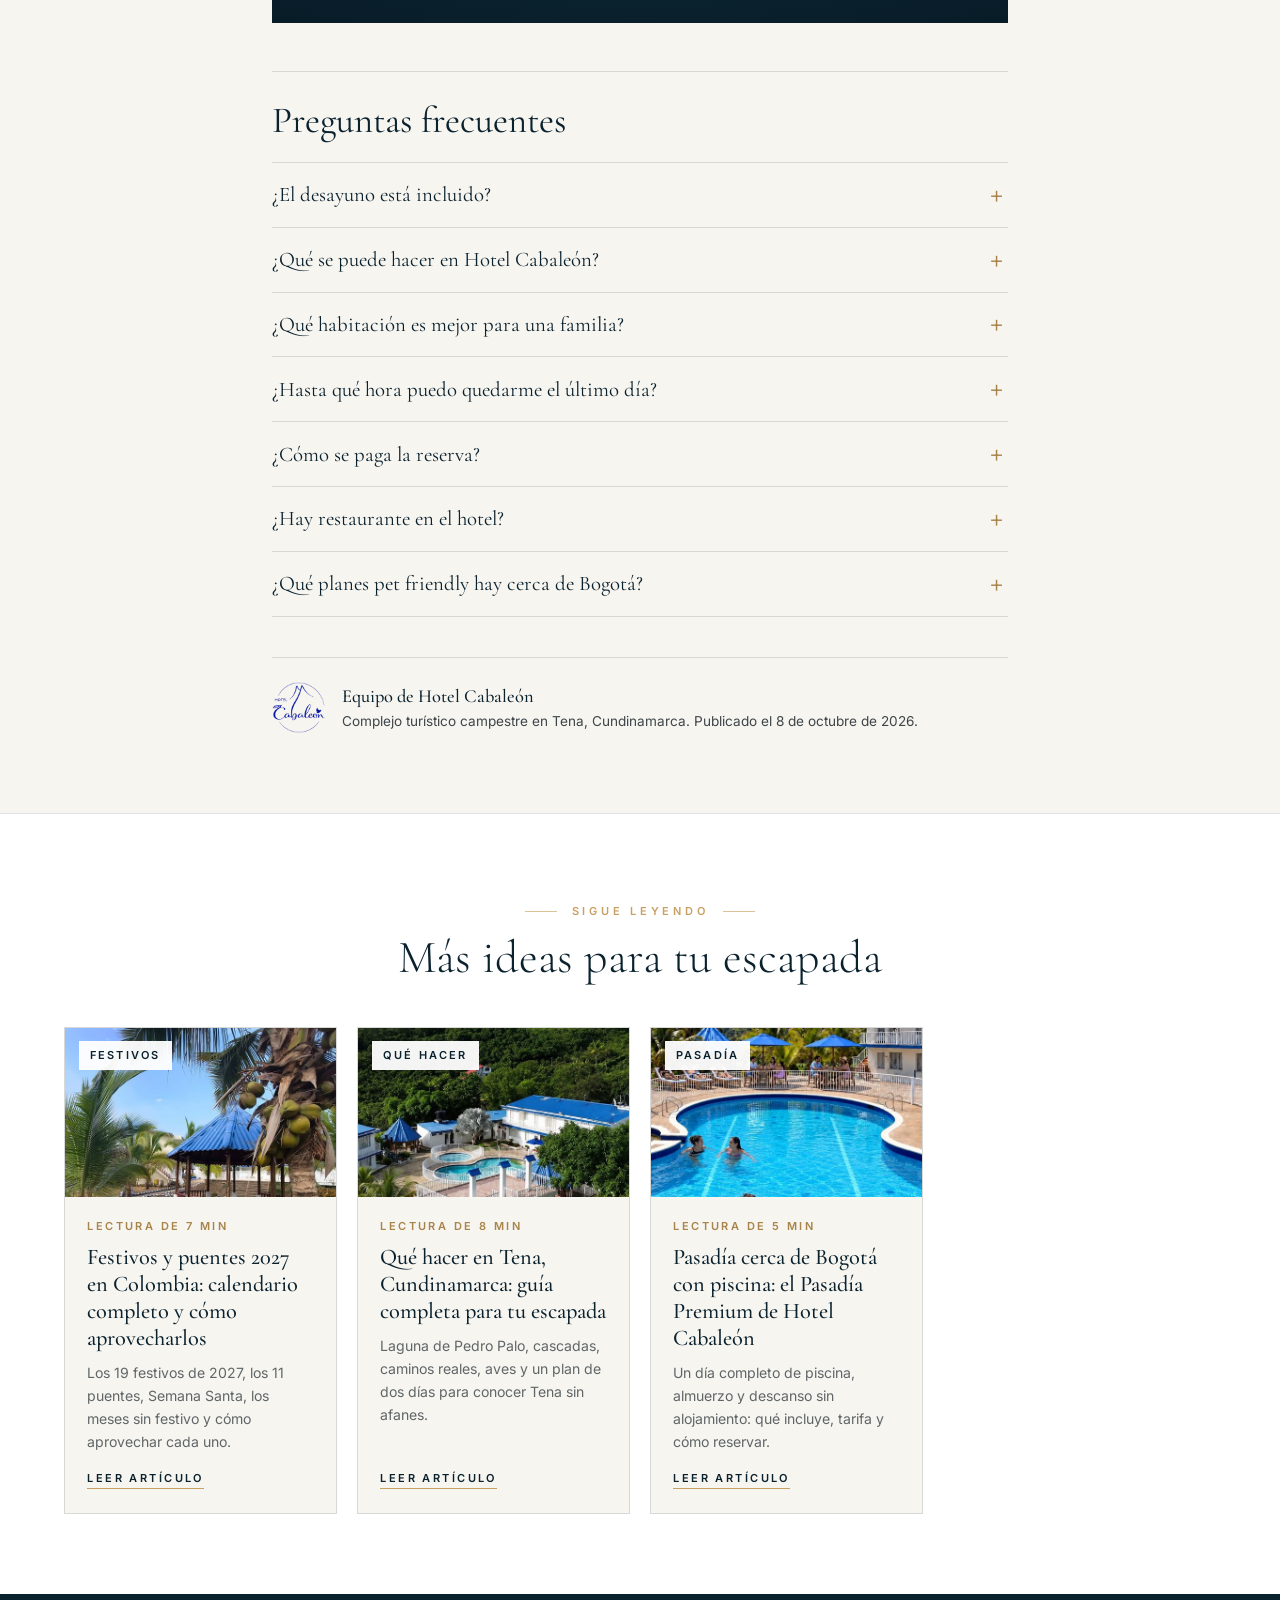
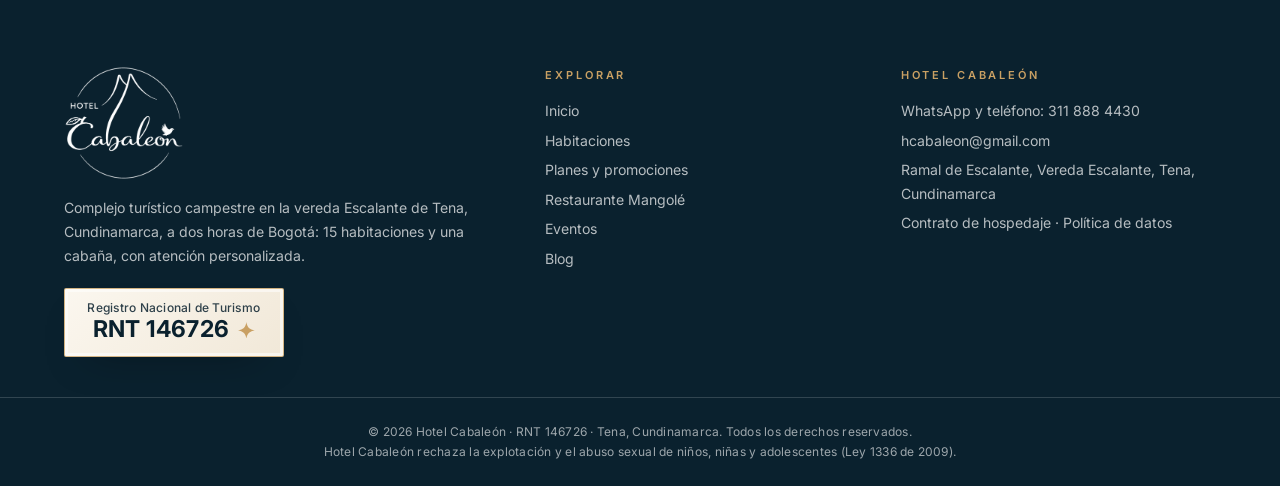
<file: blog-plan-fin-de-semana-cerca-de-bogota.html>
<!DOCTYPE html>
<html lang="es-CO">
<head>
    <meta charset="UTF-8">
    <meta name="viewport" content="width=device-width, initial-scale=1.0">
    <title>Plan de fin de semana cerca de Bogotá | Hotel Cabaleón</title>
    <meta name="description" content="Un día completo en Hotel Cabaleón, en Tena, a 2 horas de Bogotá: desayuno incluido, piscinas, jacuzzi, sauna, Restaurante Mangolé, Cabalante Bar y planes.">
    <meta name="robots" content="index, follow, max-image-preview:large">
    <link rel="canonical" href="https://www.cabaleonhotel.com/blog-plan-fin-de-semana-cerca-de-bogota.html">
    <meta name="theme-color" content="#0A212E">
    <link rel="icon" type="image/png" href="favicon.png">
    <link rel="apple-touch-icon" href="apple-touch-icon.png">

    <!-- Open Graph y redes -->
    <meta property="og:type" content="article">
    <meta property="og:locale" content="es_CO">
    <meta property="og:site_name" content="Hotel Cabaleón">
    <meta property="og:title" content="Plan de fin de semana cerca de Bogotá: un día completo en Hotel Cabaleón">
    <meta property="og:description" content="Un día completo en Hotel Cabaleón, en Tena, a 2 horas de Bogotá: desayuno incluido, piscinas, jacuzzi, sauna, Restaurante Mangolé, Cabalante Bar y planes.">
    <meta property="og:url" content="https://www.cabaleonhotel.com/blog-plan-fin-de-semana-cerca-de-bogota.html">
    <meta property="og:image" content="https://www.cabaleonhotel.com/blog-plan-fin-de-semana.jpg">
    <meta property="og:image:width" content="1200">
    <meta property="og:image:height" content="675">
    <meta property="og:image:alt" content="Piscinas de Hotel Cabaleón con parasoles azules, asoleadoras y montañas al fondo en Tena, Cundinamarca">
    <meta property="article:published_time" content="2026-10-08">
    <meta property="article:modified_time" content="2026-11-06">
    <meta property="article:section" content="Experiencias">
    <meta name="twitter:card" content="summary_large_image">

    <link rel="preconnect" href="https://fonts.googleapis.com">
    <link rel="preconnect" href="https://fonts.gstatic.com" crossorigin>
    <link href="https://fonts.googleapis.com/css2?family=Cormorant+Garamond:ital,wght@0,300;0,400;0,500;1,300;1,400&family=Inter:wght@300;400;500;600&display=swap" rel="stylesheet">
    <link rel="stylesheet" href="blog.css">
    <link rel="preload" as="image" href="blog-plan-fin-de-semana.jpg">

    <script type="application/ld+json">
{
  "@context": "https://schema.org",
  "@graph": [
    {
      "@type": "BlogPosting",
      "@id": "https://www.cabaleonhotel.com/blog-plan-fin-de-semana-cerca-de-bogota.html#articulo",
      "headline": "Plan de fin de semana cerca de Bogotá: un día completo en Hotel Cabaleón",
      "description": "Un día completo en Hotel Cabaleón, en Tena, a 2 horas de Bogotá: desayuno incluido, piscinas, jacuzzi, sauna, Restaurante Mangolé, Cabalante Bar y planes.",
      "image": {
        "@type": "ImageObject",
        "url": "https://www.cabaleonhotel.com/blog-plan-fin-de-semana.jpg",
        "width": 1200,
        "height": 675
      },
      "datePublished": "2026-10-08",
      "dateModified": "2026-11-06",
      "inLanguage": "es-CO",
      "author": {
        "@id": "https://www.cabaleonhotel.com/#organizacion"
      },
      "publisher": {
        "@id": "https://www.cabaleonhotel.com/#organizacion"
      },
      "mainEntityOfPage": {
        "@type": "WebPage",
        "@id": "https://www.cabaleonhotel.com/blog-plan-fin-de-semana-cerca-de-bogota.html"
      },
      "isPartOf": {
        "@type": "Blog",
        "@id": "https://www.cabaleonhotel.com/blog.html#blog",
        "name": "Blog de Hotel Cabaleón"
      },
      "articleSection": "Experiencias",
      "keywords": [
        "plan de fin de semana cerca de Bogotá",
        "hotel con piscina cerca de Bogotá",
        "escapada de fin de semana",
        "hotel campestre en Tena",
        "qué hacer en Tena Cundinamarca"
      ],
      "wordCount": 1219,
      "about": {
        "@type": "Hotel",
        "@id": "https://www.cabaleonhotel.com/#hotel",
        "name": "Hotel Cabaleón"
      }
    },
    {
      "@type": "Organization",
      "@id": "https://www.cabaleonhotel.com/#organizacion",
      "name": "Hotel Cabaleón",
      "url": "https://www.cabaleonhotel.com/",
      "logo": {
        "@type": "ImageObject",
        "url": "https://www.cabaleonhotel.com/logo-azul.png",
        "width": 640,
        "height": 607
      },
      "telephone": "+57 311 888 4430",
      "email": "hcabaleon@gmail.com",
      "sameAs": [
        "https://www.instagram.com/cabaleonhoteltena/",
        "https://www.facebook.com/p/Hotel-Cabale%C3%B3n-61590948779933/",
        "https://www.tiktok.com/@hotelcabaleon",
        "https://www.youtube.com/channel/UCIRMiAbiIO9L_ZY6kxFHxnQ"
      ]
    },
    {
      "@type": "BreadcrumbList",
      "itemListElement": [
        {
          "@type": "ListItem",
          "position": 1,
          "name": "Inicio",
          "item": "https://www.cabaleonhotel.com/"
        },
        {
          "@type": "ListItem",
          "position": 2,
          "name": "Blog",
          "item": "https://www.cabaleonhotel.com/blog.html"
        },
        {
          "@type": "ListItem",
          "position": 3,
          "name": "Plan de fin de semana cerca de Bogotá: un día completo en Hotel Cabaleón",
          "item": "https://www.cabaleonhotel.com/blog-plan-fin-de-semana-cerca-de-bogota.html"
        }
      ]
    },
    {
      "@type": "FAQPage",
      "mainEntity": [
        {
          "@type": "Question",
          "name": "¿El desayuno está incluido?",
          "acceptedAnswer": {
            "@type": "Answer",
            "text": "Sí. El desayuno está incluido en todas las tarifas y se sirve de 8:00 a 10:00 a. m. en el Restaurante Mangolé."
          }
        },
        {
          "@type": "Question",
          "name": "¿Qué se puede hacer en Hotel Cabaleón?",
          "acceptedAnswer": {
            "@type": "Answer",
            "text": "Piscina para adultos e infantil, jacuzzi, sauna, baño turco, gimnasio, cancha polideportiva, mini tejo, rana, billar, ping pong, huerta turística, equipos de avistamiento y tienda de souvenirs, en 9.000 m² de jardines."
          }
        },
        {
          "@type": "Question",
          "name": "¿Qué habitación es mejor para una familia?",
          "acceptedAnswer": {
            "@type": "Answer",
            "text": "La Habitación Familiar Cuádruple, con una cama doble y dos sencillas para hasta 4 personas, o la Suite Cabaleón, con cama king y sala con sofá cama."
          }
        },
        {
          "@type": "Question",
          "name": "¿Hasta qué hora puedo quedarme el último día?",
          "acceptedAnswer": {
            "@type": "Answer",
            "text": "El check-out es hasta las 2:00 p. m. y puedes seguir disfrutando de las zonas comunes hasta las 4:00 p. m."
          }
        },
        {
          "@type": "Question",
          "name": "¿Cómo se paga la reserva?",
          "acceptedAnswer": {
            "@type": "Answer",
            "text": "Confirmas con el anticipo del 50 % o el pago total en línea con Bold (tarjeta de crédito o débito, PSE y más), o con ayuda por WhatsApp. El saldo se paga al llegar, en efectivo o con tarjeta."
          }
        },
        {
          "@type": "Question",
          "name": "¿Hay restaurante en el hotel?",
          "acceptedAnswer": {
            "@type": "Answer",
            "text": "Sí. El Restaurante Mangolé sirve desayuno (incluido), almuerzo y cena, y Cabalante Bar atiende junto a la piscina de 9:30 a. m. a 5:30 p. m."
          }
        },
        {
          "@type": "Question",
          "name": "¿Qué planes pet friendly hay cerca de Bogotá?",
          "acceptedAnswer": {
            "@type": "Answer",
            "text": "Hotel Cabaleón, en Tena, Cundinamarca, a unas 2 horas de Bogotá, admite mascotas en habitaciones seleccionadas, previa reserva, por $70.000 por mascota y por noche. La mascota no puede entrar a la piscina, al restaurante ni a las camas."
          }
        }
      ]
    }
  ]
}
    </script>
</head>
<body data-pagina="blog/plan-fin-de-semana" data-articulo="plan-fin-de-semana">
    <header class="cabecera">
        <div class="envoltura">
            <a href="index.html" class="cabecera-logo" aria-label="Hotel Cabaleón, ir al inicio"><img src="logo-azul.png" alt="Hotel Cabaleón" width="640" height="607"></a>
            <nav aria-label="Principal">
                <a href="index.html#habitaciones" class="enlace solo-amplio">Habitaciones</a>
                <a href="index.html#planes" class="enlace solo-amplio">Planes</a>
                <a href="blog.html" class="enlace">Blog</a>
                <a href="index.html#reservar" class="boton boton-tinta">Reservar</a>
            </nav>
        </div>
    </header>

    <main>
        <article>
            <header class="portada">
                <img class="portada-foto" src="blog-plan-fin-de-semana.jpg" alt="" width="1200" height="675" fetchpriority="high">
                <div class="columna">
                    <nav aria-label="Ruta de navegación">
                        <ol class="migas">
                            <li><a href="index.html">Inicio</a></li>
                            <li><a href="blog.html">Blog</a></li>
                            <li aria-current="page">Experiencias</li>
                        </ol>
                    </nav>
                    <span class="ceja centrada">Experiencias</span>
                    <h1>Plan de fin de semana cerca de Bogotá: un día completo en Hotel Cabaleón</h1>
                    <p class="bajada">Del desayuno frente a la montaña a la cena en Mangolé: así se vive un fin de semana de descanso, sin afán y a tu ritmo, a dos horas de Bogotá.</p>
                    <p class="datos-articulo"><span><time datetime="2026-10-08">8 de octubre de 2026</time></span><span>Lectura de 6 min</span><span>Hotel Cabaleón</span></p>
                </div>
            </header>

            <figure class="foto-principal">
                <img src="blog-plan-fin-de-semana.jpg" alt="Piscinas de Hotel Cabaleón con parasoles azules, asoleadoras y montañas al fondo en Tena, Cundinamarca" width="1200" height="675">
                <figcaption>Las piscinas de Hotel Cabaleón, entre jardines y montañas.</figcaption>
            </figure>

            <div class="columna articulo" data-texto>
                <aside class="resumen" aria-label="En resumen">
                    <p class="titulo-caja">En resumen</p>
                    <ul><li>Desayuno incluido de <strong>8:00 a 10:00 a. m.</strong> en el Restaurante Mangolé.</li><li>Piscinas de <strong>8:00 a. m. a 5:30 p. m.</strong>, con turnos de sauna, jacuzzi y baño turco.</li><li>Almuerzo de <strong>12:30 a 3:00 p. m.</strong> y cena de <strong>6:00 a 7:30 p. m.</strong>; Cabalante Bar junto a la piscina.</li><li>Cuatro tipos de alojamiento y planes para pareja, familia o estadías largas.</li></ul>
                </aside>
                <nav class="indice" aria-label="Contenido del artículo">
                    <p>En este artículo</p>
                    <ol><li><a href="#manana">Mañana: desayuno y piscina</a></li><li><a href="#mediodia">Mediodía: almuerzo en Mangolé y algo fresco en Cabalante</a></li><li><a href="#tarde">Tarde: juegos, deporte o una asoleadora</a></li><li><a href="#noche">Noche: cena y descanso</a></li><li><a href="#alojamiento">Dónde dormir: cuatro tipos de alojamiento</a></li><li><a href="#para-quien">¿Para quién es ideal?</a></li><li><a href="#planes">Planes para cada escapada</a></li><li><a href="#reservar">Cómo reservar en 4 pasos</a></li><li><a href="#domingo">El último día</a></li><li><a href="#preguntas">Preguntas frecuentes</a></li></ol>
                </nav>

<p class="entrada">No hace falta irse lejos para descansar de verdad. A unas dos horas de Bogotá, en la vereda Escalante de Tena, Hotel Cabaleón reúne piscinas, naturaleza y buena mesa en 9.000 m² de jardines frente a la Cordillera Oriental. Este es un día ideal, de la mañana a la noche.</p>

<h2 id="manana">Mañana: desayuno y piscina</h2>
<p>El día empieza sin despertador. El <strong>desayuno está incluido en todas las tarifas</strong> y se sirve de <strong>8:00 a 10:00 a. m.</strong> en el Restaurante Mangolé; si tienes alguna restricción alimentaria, avísanos al reservar.</p>
<p>Las piscinas abren a las <strong>8:00 a. m.</strong>: la piscina para adultos, rodeada de jardines y con la montaña de fondo (de 90 a 170 cm de profundidad), y la piscina infantil, de 60 cm, para los más pequeños. A media mañana llegan los turnos de bienestar:</p>
<ul>
<li><strong>Sauna</strong> seco (80 a 90 °C): 10:00 a 10:30 a. m.</li>
<li><strong>Jacuzzi</strong>, en la piscina principal: 10:30 a 11:00 a. m.</li>
</ul>

<h2 id="mediodia">Mediodía: almuerzo en Mangolé y algo fresco en Cabalante</h2>
<p>El almuerzo en el <strong>Restaurante Mangolé</strong> se sirve de <strong>12:30 a 3:00 p. m.</strong> Su carta de favoritos tiene platos generosos y de sabor familiar: mojarra frita dorada, pechuga asada gratinada campestre, costillas BBQ de la casa, churrasco Mangolé con chimichurri, wrap Mangolé de pollo especiado, brochetas de pollo, pollo al curry, hamburguesa artesanal, crepe de pollo al curry y pasta Cabaleón al ajo y parmesano. Algunos platos incluyen la bebida del día de cortesía.</p>
<p>Desde la página del hotel puedes armar tu pedido, elegir si es para el almuerzo o la cena y enviarlo por WhatsApp; el equipo te lo confirma con la hora.</p>
<p>Junto a la piscina, <strong>Cabalante Bar</strong> atiende de <strong>9:30 a. m. a 5:30 p. m.</strong> con cervezas, bebidas sin alcohol, licores por botella, snacks y obleas. El <strong>Snack-bar Mango Vista</strong> abre de 9:30 a. m. a 7:30 p. m.</p>

<h2 id="tarde">Tarde: juegos, deporte o una asoleadora</h2>
<p>La tarde se acomoda a cada quien. Hay <strong>cancha polideportiva</strong>, <strong>mini tejo y juego de rana</strong> (de 9:00 a. m. a 5:30 p. m.), <strong>billar y ping pong</strong> en los salones de entretenimiento, <strong>gimnasio</strong>, huerta turística y alquiler de equipos de avistamiento para disfrutar el paisaje y su fauna.</p>
<p>Si prefieres no hacer nada, también está bien: una asoleadora frente a la cordillera es el mejor plan. Antes de que cierre la zona húmeda quedan dos turnos más:</p>
<ul>
<li><strong>Baño turco</strong> de vapor (50 a 70 °C): 4:00 a 4:30 p. m.</li>
<li><strong>Jacuzzi</strong>: 4:30 a 5:00 p. m.</li>
</ul>

<h2 id="noche">Noche: cena y descanso</h2>
<p>La cena en Mangolé se sirve de <strong>6:00 a 7:30 p. m.</strong> Después, el fresco de la tarde, el silencio de la montaña y una habitación con aire acondicionado hacen el resto. Cabaleón es un lugar pensado para el descanso: hotel libre de humo y con música y conversaciones a volumen moderado.</p>

<h2 id="alojamiento">Dónde dormir: cuatro tipos de alojamiento</h2>
<p>Todas las habitaciones tienen baño privado, aire acondicionado, cajilla de seguridad, clóset amplio, televisión de alta definición y wifi, e incluyen desayuno y acceso a las piscinas y zonas verdes.</p>
<div class="tabla-envoltura"><table class="tabla">
<thead><tr><th>Alojamiento</th><th>Huéspedes</th><th>Tamaño</th><th>Camas</th></tr></thead>
<tbody>
<tr><td>Suite Cabaleón</td><td>Hasta 4</td><td>40 m²</td><td>Cama king y sala independiente con sofá cama</td></tr>
<tr><td>Cabaña Cabaleón</td><td>2</td><td>32 m²</td><td>Cama king, rodeada de árboles</td></tr>
<tr><td>Habitación Familiar Cuádruple</td><td>Hasta 4</td><td>25 m²</td><td>1 cama doble y 2 sencillas</td></tr>
<tr><td>Habitación Estándar Triple</td><td>Hasta 3</td><td>24 m²</td><td>1 cama doble y 1 sencilla</td></tr>
</tbody></table></div>
<p>Puedes ver las fotos y el valor por noche de cada una en <a href="index.html#habitaciones">Habitaciones</a>; las tarifas ya incluyen impuestos y desayuno.</p>

<h2 id="para-quien">¿Para quién es ideal?</h2>
<ul>
<li><strong>Parejas</strong> que buscan una escapada romántica: la Cabaña Cabaleón, íntima y rodeada de árboles, o la Suite, con sala independiente.</li>
<li><strong>Familias</strong>: piscina infantil, juegos al aire libre y la Habitación Familiar Cuádruple para cuatro.</li>
<li><strong>Grupos de amigos</strong>: cancha polideportiva, billar, ping pong y Cabalante Bar junto a la piscina; para 5 huéspedes o más combinamos habitaciones.</li>
<li><strong>Celebraciones y empresas</strong>: el Gran Salón Mango Vista, el kiosko y los jardines para cumpleaños, reuniones familiares, encuentros empresariales e integraciones.</li>
</ul>

<h2 id="planes">Planes para cada escapada</h2>
<ul>
<li><strong>Escapada romántica</strong> (2 noches en Suite o Cabaña): desayuno ambas mañanas, cena para dos en Mangolé y piscinas, jacuzzi, sauna y turco.</li>
<li><strong>Fin de semana en familia</strong> (2 noches en la Familiar Cuádruple): desayuno para todos, piscinas y jacuzzi, cancha, mini tejo, rana, billar, ping pong y almuerzo familiar en Mangolé.</li>
<li><strong>Alojamiento y alimentación</strong> (2 noches o más): desayuno, almuerzo y cena en Mangolé; ideal para desconectarse de domingo a jueves.</li>
<li><strong>Pasadía Premium</strong>: un día completo sin alojamiento. Te lo contamos en <a href="blog-pasadia-cerca-de-bogota.html">pasadía cerca de Bogotá</a>.</li>
</ul>
<p>Los planes se cotizan según tus fechas y el número de personas en <a href="index.html#planes">Planes y promociones</a>.</p>

<h2 id="reservar">Cómo reservar en 4 pasos</h2>
<ol>
<li><strong>Fechas:</strong> elige llegada, salida y número de huéspedes.</li>
<li><strong>Habitación:</strong> escoge una o varias habitaciones; la factura se arma al instante, con impuestos y desayuno incluidos.</li>
<li><strong>Extras (opcional):</strong> deja pedidos platos de Mangolé y bebidas de Cabalante para el día y el momento que quieras, y cuéntale al equipo tu hora de llegada o si celebras algo.</li>
<li><strong>Datos y pago:</strong> escribe los datos de quien reserva y confirma con el anticipo del 50 % o el pago total en línea con Bold (tarjeta de crédito o débito, PSE y más), o con ayuda por WhatsApp. El saldo se paga al llegar, en efectivo o con tarjeta.</li>
</ol>
<p>Todo se hace directo con el hotel, sin intermediarios, desde la sección <a href="index.html#reservar">Reservar</a>.</p>

<h2 id="domingo">El último día</h2>
<p>El check-out es hasta las <strong>2:00 p. m.</strong>, pero puedes seguir en las zonas comunes hasta las <strong>4:00 p. m.</strong>: tiempo de sobra para un último chapuzón y un almuerzo antes de regresar a Bogotá. Si es tu primera visita, revisa <a href="blog-como-llegar-a-tena-desde-bogota.html">cómo llegar</a> y <a href="blog-que-llevar-a-clima-calido.html">qué llevar</a>.</p>

                <section class="llamado" aria-label="Reservar en Hotel Cabaleón">
                    <span class="ceja centrada">Reserva directa</span>
                    <h2>Tu descanso comienza aquí</h2>
                    <p>Elige fechas y habitaciones en nuestra página: ves tu factura al instante, con impuestos y desayuno incluidos, y confirmas con el anticipo del 50 % o el pago total. Directo con el hotel, sin intermediarios.</p>
                    <div class="acciones">
                        <a href="index.html#reservar" class="boton boton-dorado"><svg viewBox="0 0 24 24" fill="none" stroke="currentColor" stroke-width="1.5" stroke-linecap="round" stroke-linejoin="round" aria-hidden="true"><rect x="3" y="4" width="18" height="18" rx="2"/><path d="M16 2v4M8 2v4M3 10h18M9 16l2 2 4-4"/></svg> Reservar ahora</a>
                        <a href="https://wa.me/573118884430?text=%C2%A1Hola%21%20Le%C3%AD%20el%20art%C3%ADculo%20%C2%ABPlan%20de%20fin%20de%20semana%20cerca%20de%20Bogot%C3%A1%3A%20un%20d%C3%ADa%20completo%20en%20Hotel%20Cabale%C3%B3n%C2%BB%20y%20quiero%20m%C3%A1s%20informaci%C3%B3n." target="_blank" rel="noopener" class="boton boton-claro"><svg viewBox="0 0 16 16" fill="currentColor" aria-hidden="true"><path d="M13.601 2.326A7.854 7.854 0 0 0 7.994 0C3.627 0 .068 3.558.064 7.926c0 1.399.366 2.76 1.057 3.965L0 16l4.204-1.102a7.933 7.933 0 0 0 3.79.965h.004c4.368 0 7.926-3.558 7.93-7.93A7.898 7.898 0 0 0 13.6 2.326zM7.994 14.521a6.573 6.573 0 0 1-3.356-.92l-.24-.144-2.494.654.666-2.433-.156-.251a6.56 6.56 0 0 1-1.007-3.505c0-3.626 2.957-6.584 6.591-6.584a6.56 6.56 0 0 1 4.66 1.931 6.557 6.557 0 0 1 1.928 4.66c-.004 3.639-2.961 6.592-6.592 6.592zm3.615-4.934c-.197-.099-1.17-.578-1.353-.646-.182-.065-.315-.099-.445.099-.133.197-.513.646-.627.775-.114.133-.232.148-.43.05-.197-.1-.836-.308-1.592-.985-.59-.525-.985-1.175-1.103-1.372-.114-.198-.011-.304.088-.403.087-.088.197-.232.296-.346.1-.114.133-.198.198-.33.065-.134.034-.248-.015-.347-.05-.099-.445-1.076-.612-1.47-.16-.389-.323-.335-.445-.34-.114-.007-.247-.007-.38-.007a.729.729 0 0 0-.529.247c-.182.198-.691.677-.691 1.654 0 .977.71 1.916.81 2.049.098.133 1.394 2.132 3.383 2.992.47.205.84.326 1.129.418.475.152.904.129 1.246.08.38-.058 1.171-.48 1.338-.943.164-.464.164-.86.114-.943-.049-.084-.182-.133-.38-.232z"/></svg> Escribir por WhatsApp</a>
                    </div>
                </section>

                <h2 id="preguntas">Preguntas frecuentes</h2>
                <div class="preguntas"><details><summary>¿El desayuno está incluido?</summary><p>Sí. El desayuno está incluido en todas las tarifas y se sirve de 8:00 a 10:00 a. m. en el Restaurante Mangolé.</p></details><details><summary>¿Qué se puede hacer en Hotel Cabaleón?</summary><p>Piscina para adultos e infantil, jacuzzi, sauna, baño turco, gimnasio, cancha polideportiva, mini tejo, rana, billar, ping pong, huerta turística, equipos de avistamiento y tienda de souvenirs, en 9.000 m² de jardines.</p></details><details><summary>¿Qué habitación es mejor para una familia?</summary><p>La Habitación Familiar Cuádruple, con una cama doble y dos sencillas para hasta 4 personas, o la Suite Cabaleón, con cama king y sala con sofá cama.</p></details><details><summary>¿Hasta qué hora puedo quedarme el último día?</summary><p>El check-out es hasta las 2:00 p. m. y puedes seguir disfrutando de las zonas comunes hasta las 4:00 p. m.</p></details><details><summary>¿Cómo se paga la reserva?</summary><p>Confirmas con el anticipo del 50 % o el pago total en línea con Bold (tarjeta de crédito o débito, PSE y más), o con ayuda por WhatsApp. El saldo se paga al llegar, en efectivo o con tarjeta.</p></details><details><summary>¿Hay restaurante en el hotel?</summary><p>Sí. El Restaurante Mangolé sirve desayuno (incluido), almuerzo y cena, y Cabalante Bar atiende junto a la piscina de 9:30 a. m. a 5:30 p. m.</p></details><details><summary>¿Qué planes pet friendly hay cerca de Bogotá?</summary><p>Hotel Cabaleón, en Tena, Cundinamarca, a unas 2 horas de Bogotá, admite mascotas en habitaciones seleccionadas, previa reserva, por <span data-tarifa="mascota">$70.000</span> por mascota y por noche. La mascota no puede entrar a la piscina, al restaurante ni a las camas.</p></details></div>

                <div class="firma">
                    <img src="logo-azul.png" alt="" width="640" height="607" loading="lazy">
                    <p><strong>Equipo de Hotel Cabaleón</strong>Complejo turístico campestre en Tena, Cundinamarca. Publicado el <time datetime="2026-10-08">8 de octubre de 2026</time>.</p>
                </div>
            </div>
        </article>

        <section class="seccion-tarjetas" aria-labelledby="relacionados">
            <div class="envoltura">
                <div class="cabeza">
                    <span class="ceja centrada">Sigue leyendo</span>
                    <h2 id="relacionados">Más ideas para tu escapada</h2>
                </div>
                <div class="tarjetas"><a class="tarjeta" href="blog-festivos-y-puentes-2027-colombia.html" data-articulo="puentes-festivos-2027"><span class="tarjeta-foto"><img src="blog-puentes-festivos-sm.jpg" alt="Kiosko de techo azul entre palmeras de coco en Hotel Cabaleón, Tena: plan para un puente festivo cerca de Bogotá" width="640" height="360" loading="lazy"><span class="tarjeta-categoria">Festivos</span></span><span class="tarjeta-cuerpo"><span class="tarjeta-meta">Lectura de 7 min</span><h3>Festivos y puentes 2027 en Colombia: calendario completo y cómo aprovecharlos</h3><p>Los 19 festivos de 2027, los 11 puentes, Semana Santa, los meses sin festivo y cómo aprovechar cada uno.</p><span class="tarjeta-leer">Leer artículo</span></span></a><a class="tarjeta" href="blog-que-hacer-en-tena-cundinamarca.html" data-articulo="que-hacer-en-tena"><span class="tarjeta-foto"><img src="blog-que-hacer-en-tena-sm.jpg" alt="Hotel Cabaleón entre montañas verdes en Tena, Cundinamarca: edificios de techo azul, kioscos y piscina" width="640" height="360" loading="lazy"><span class="tarjeta-categoria">Qué hacer</span></span><span class="tarjeta-cuerpo"><span class="tarjeta-meta">Lectura de 8 min</span><h3>Qué hacer en Tena, Cundinamarca: guía completa para tu escapada</h3><p>Laguna de Pedro Palo, cascadas, caminos reales, aves y un plan de dos días para conocer Tena sin afanes.</p><span class="tarjeta-leer">Leer artículo</span></span></a><a class="tarjeta" href="blog-pasadia-cerca-de-bogota.html" data-articulo="pasadia"><span class="tarjeta-foto"><img src="blog-pasadia-sm.jpg" alt="Personas nadando en la piscina de Hotel Cabaleón con parasoles azules y palmeras, pasadía en Tena" width="640" height="360" loading="lazy"><span class="tarjeta-categoria">Pasadía</span></span><span class="tarjeta-cuerpo"><span class="tarjeta-meta">Lectura de 5 min</span><h3>Pasadía cerca de Bogotá con piscina: el Pasadía Premium de Hotel Cabaleón</h3><p>Un día completo de piscina, almuerzo y descanso sin alojamiento: qué incluye, tarifa y cómo reservar.</p><span class="tarjeta-leer">Leer artículo</span></span></a></div>
            </div>
        </section>
    </main>

    <footer class="pie">
        <div class="envoltura">
            <div>
                <img src="logo-blanco.png" alt="Hotel Cabaleón" width="640" height="607" loading="lazy">
                <p>Complejo turístico campestre en la vereda Escalante de Tena, Cundinamarca, a dos horas de Bogotá: 15 habitaciones y una cabaña, con atención personalizada.</p>
                <p class="sello-rnt" aria-label="Registro Nacional de Turismo RNT 146726"><span class="sello-rnt-titulo">Registro Nacional de Turismo</span><span class="sello-rnt-num">RNT 146726 <svg class="sello-rnt-estrella" viewBox="0 0 24 24" aria-hidden="true"><path d="M12 0C12.8 7.2 16.8 11.2 24 12 16.8 12.8 12.8 16.8 12 24 11.2 16.8 7.2 12.8 0 12 7.2 11.2 11.2 7.2 12 0Z"/></svg></span></p>
            </div>
            <div>
                <h2>Explorar</h2>
                <ul>
                    <li><a href="index.html">Inicio</a></li>
                    <li><a href="index.html#habitaciones">Habitaciones</a></li>
                    <li><a href="index.html#planes">Planes y promociones</a></li>
                    <li><a href="index.html#restaurante">Restaurante Mangolé</a></li>
                    <li><a href="index.html#eventos">Eventos</a></li>
                    <li><a href="blog.html">Blog</a></li>
                </ul>
            </div>
            <div>
                <h2>Hotel Cabaleón</h2>
                <ul>
                    <li><a href="https://wa.me/573118884430" target="_blank" rel="noopener">WhatsApp y teléfono: 311 888 4430</a></li>
                    <li><a href="mailto:hcabaleon@gmail.com">hcabaleon@gmail.com</a></li>
                    <li>Ramal de Escalante, Vereda Escalante, Tena, Cundinamarca</li>
                    <li><a href="contrato-hospedaje.pdf" target="_blank" rel="noopener">Contrato de hospedaje</a> · <a href="politica-tratamiento-datos.pdf" target="_blank" rel="noopener">Política de datos</a></li>
                </ul>
            </div>
        </div>
        <div class="pie-legal">
            <div class="envoltura">
                <p>&copy; 2026 Hotel Cabaleón · RNT 146726 · Tena, Cundinamarca. Todos los derechos reservados.</p>
                <p>Hotel Cabaleón rechaza la explotación y el abuso sexual de niños, niñas y adolescentes (Ley 1336 de 2009).</p>
            </div>
        </div>
    </footer>
    <a class="whatsapp-flotante" href="https://wa.me/573118884430?text=%C2%A1Hola%21%20Vengo%20del%20blog%20de%20Hotel%20Cabale%C3%B3n%20y%20quiero%20m%C3%A1s%20informaci%C3%B3n." target="_blank" rel="noopener" aria-label="Escribir a Hotel Cabaleón por WhatsApp"><svg viewBox="0 0 16 16" fill="currentColor" aria-hidden="true"><path d="M13.601 2.326A7.854 7.854 0 0 0 7.994 0C3.627 0 .068 3.558.064 7.926c0 1.399.366 2.76 1.057 3.965L0 16l4.204-1.102a7.933 7.933 0 0 0 3.79.965h.004c4.368 0 7.926-3.558 7.93-7.93A7.898 7.898 0 0 0 13.6 2.326zM7.994 14.521a6.573 6.573 0 0 1-3.356-.92l-.24-.144-2.494.654.666-2.433-.156-.251a6.56 6.56 0 0 1-1.007-3.505c0-3.626 2.957-6.584 6.591-6.584a6.56 6.56 0 0 1 4.66 1.931 6.557 6.557 0 0 1 1.928 4.66c-.004 3.639-2.961 6.592-6.592 6.592zm3.615-4.934c-.197-.099-1.17-.578-1.353-.646-.182-.065-.315-.099-.445.099-.133.197-.513.646-.627.775-.114.133-.232.148-.43.05-.197-.1-.836-.308-1.592-.985-.59-.525-.985-1.175-1.103-1.372-.114-.198-.011-.304.088-.403.087-.088.197-.232.296-.346.1-.114.133-.198.198-.33.065-.134.034-.248-.015-.347-.05-.099-.445-1.076-.612-1.47-.16-.389-.323-.335-.445-.34-.114-.007-.247-.007-.38-.007a.729.729 0 0 0-.529.247c-.182.198-.691.677-.691 1.654 0 .977.71 1.916.81 2.049.098.133 1.394 2.132 3.383 2.992.47.205.84.326 1.129.418.475.152.904.129 1.246.08.38-.058 1.171-.48 1.338-.943.164-.464.164-.86.114-.943-.049-.084-.182-.133-.38-.232z"/></svg></a>
    <script src="blog.js" defer></script>
</body>
</html>
</file>
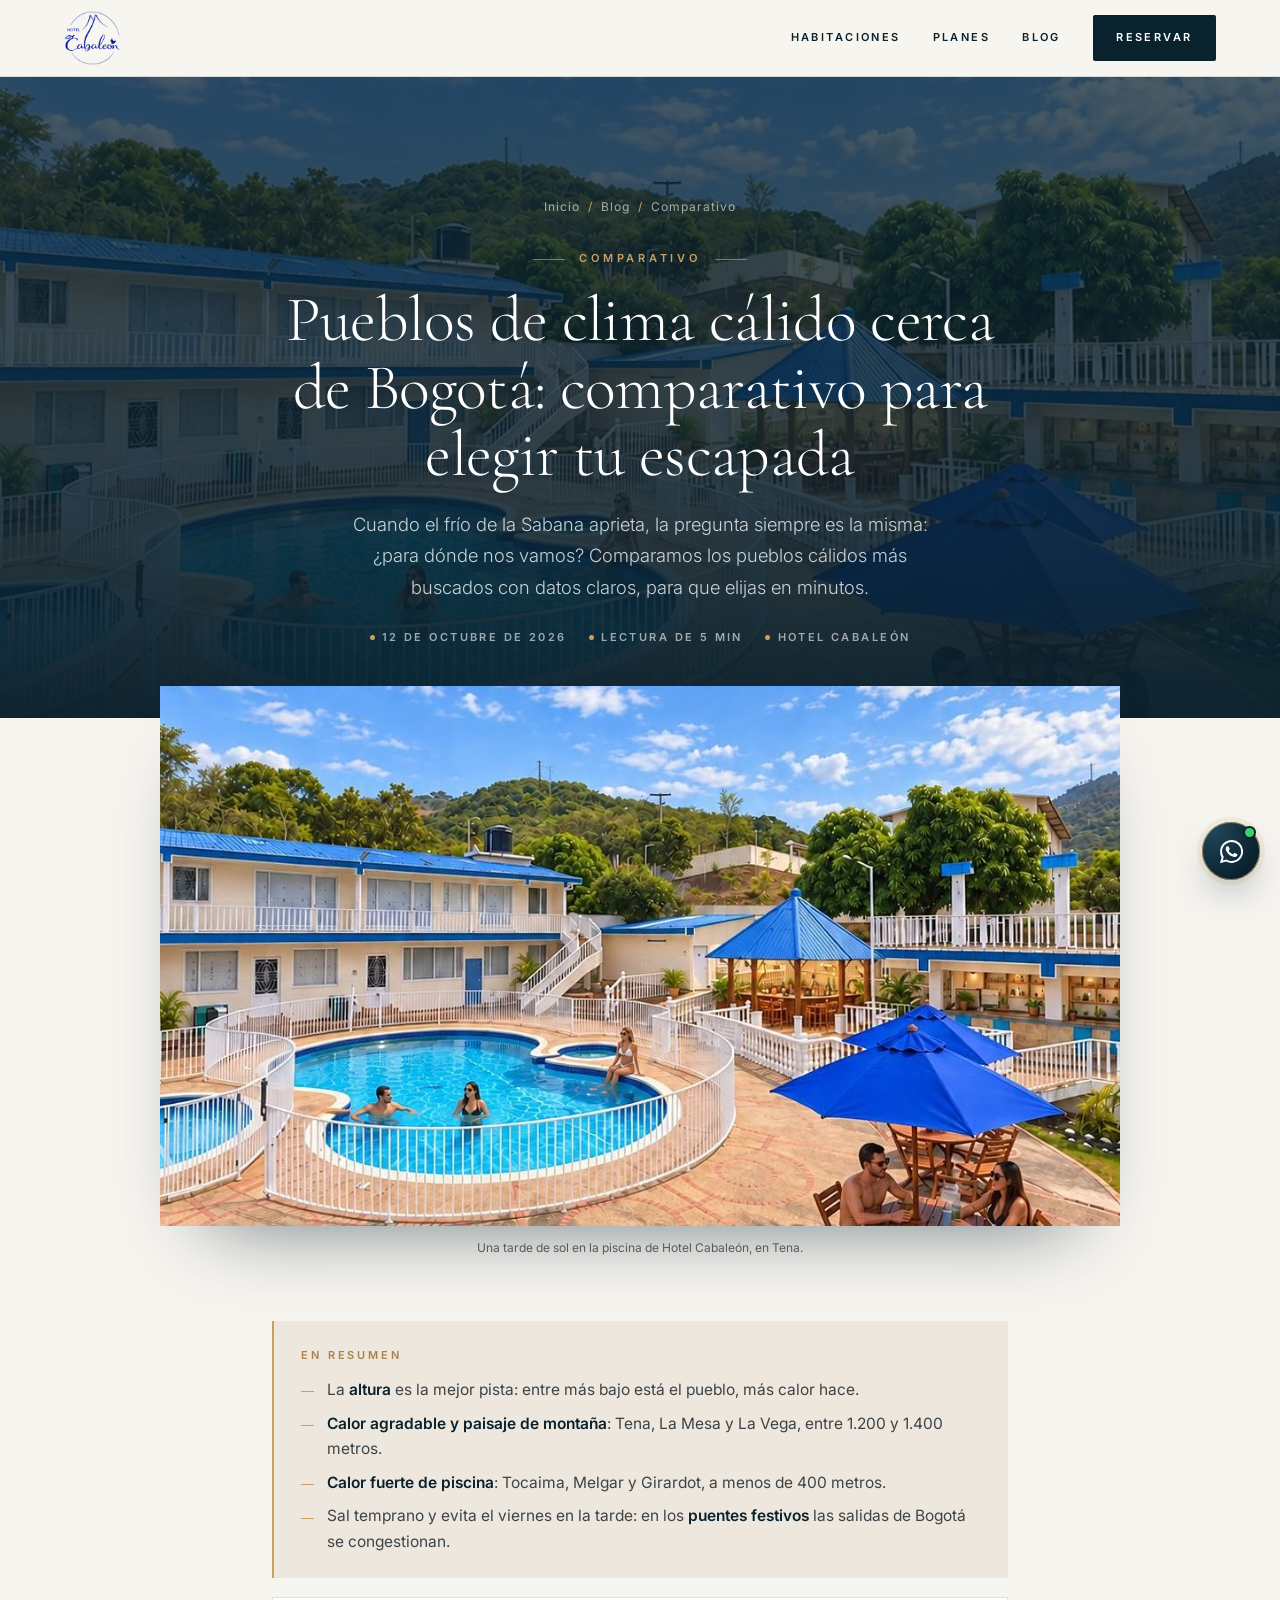
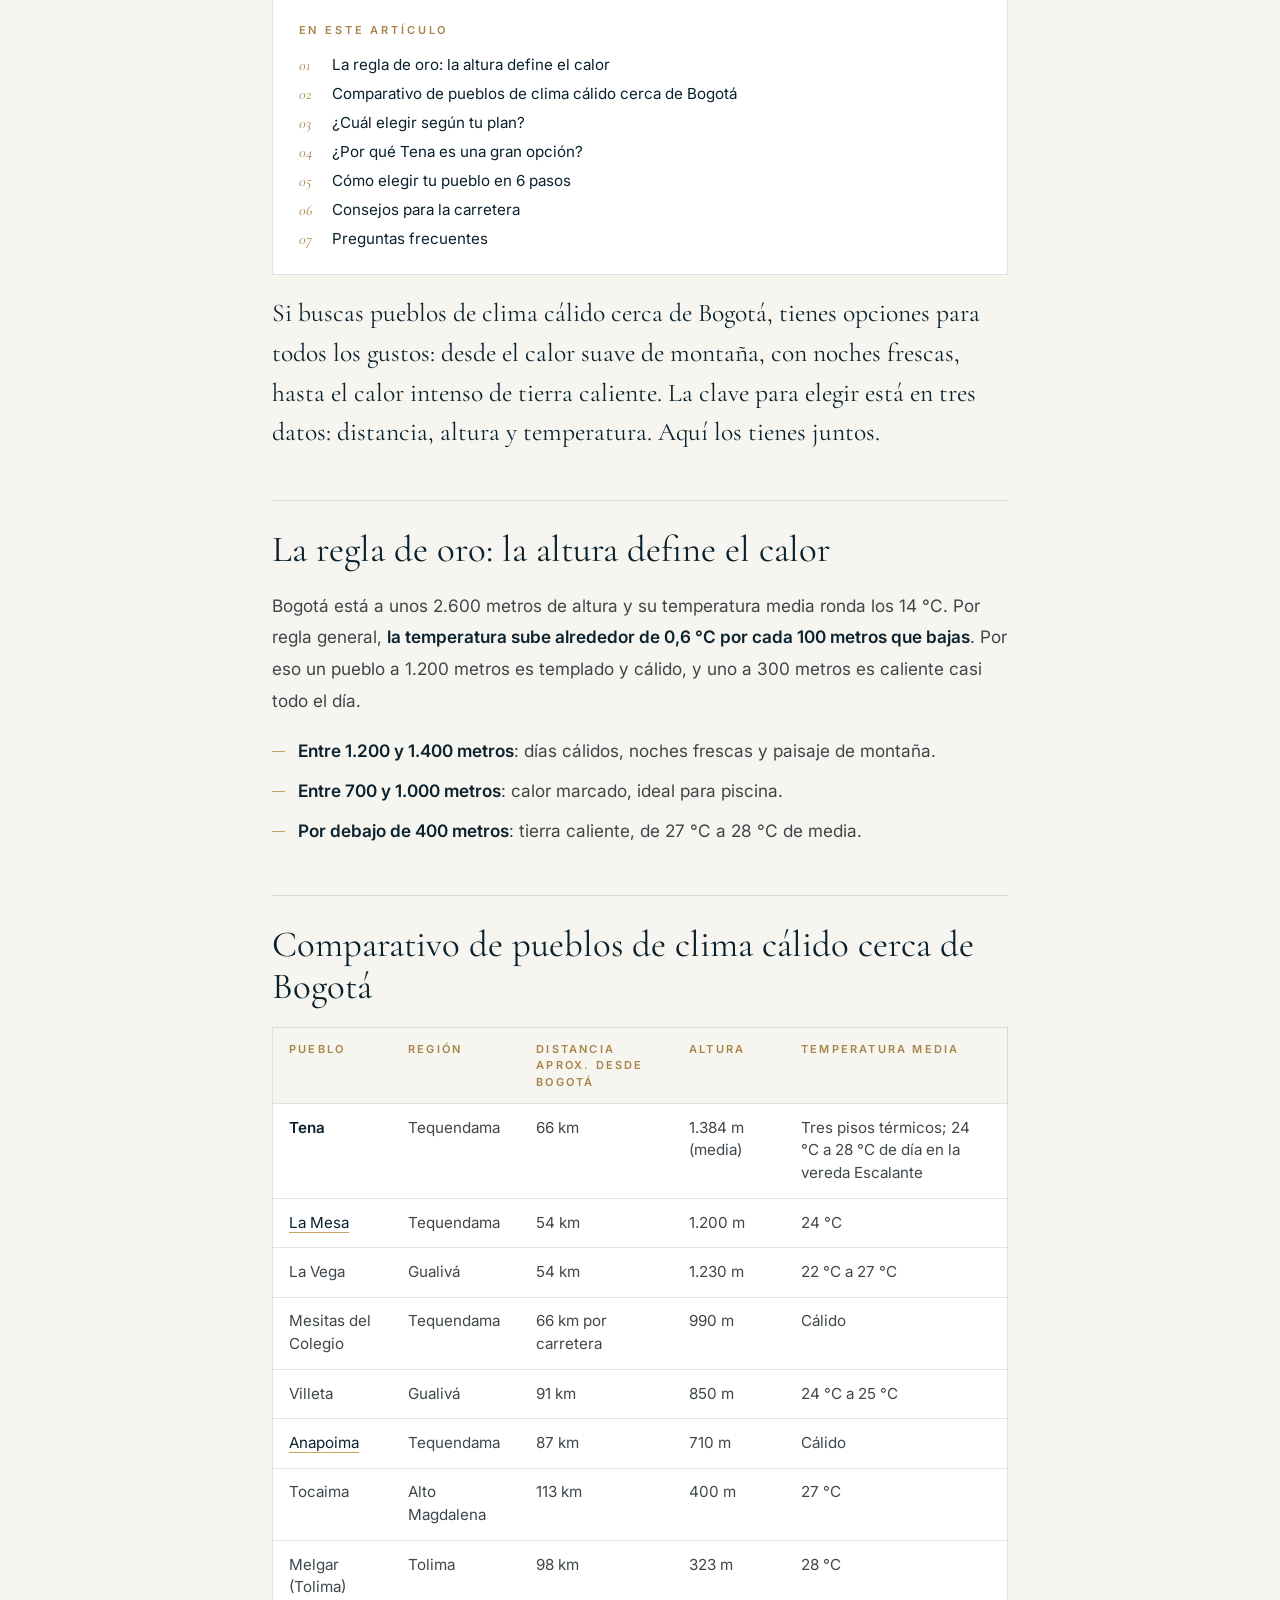
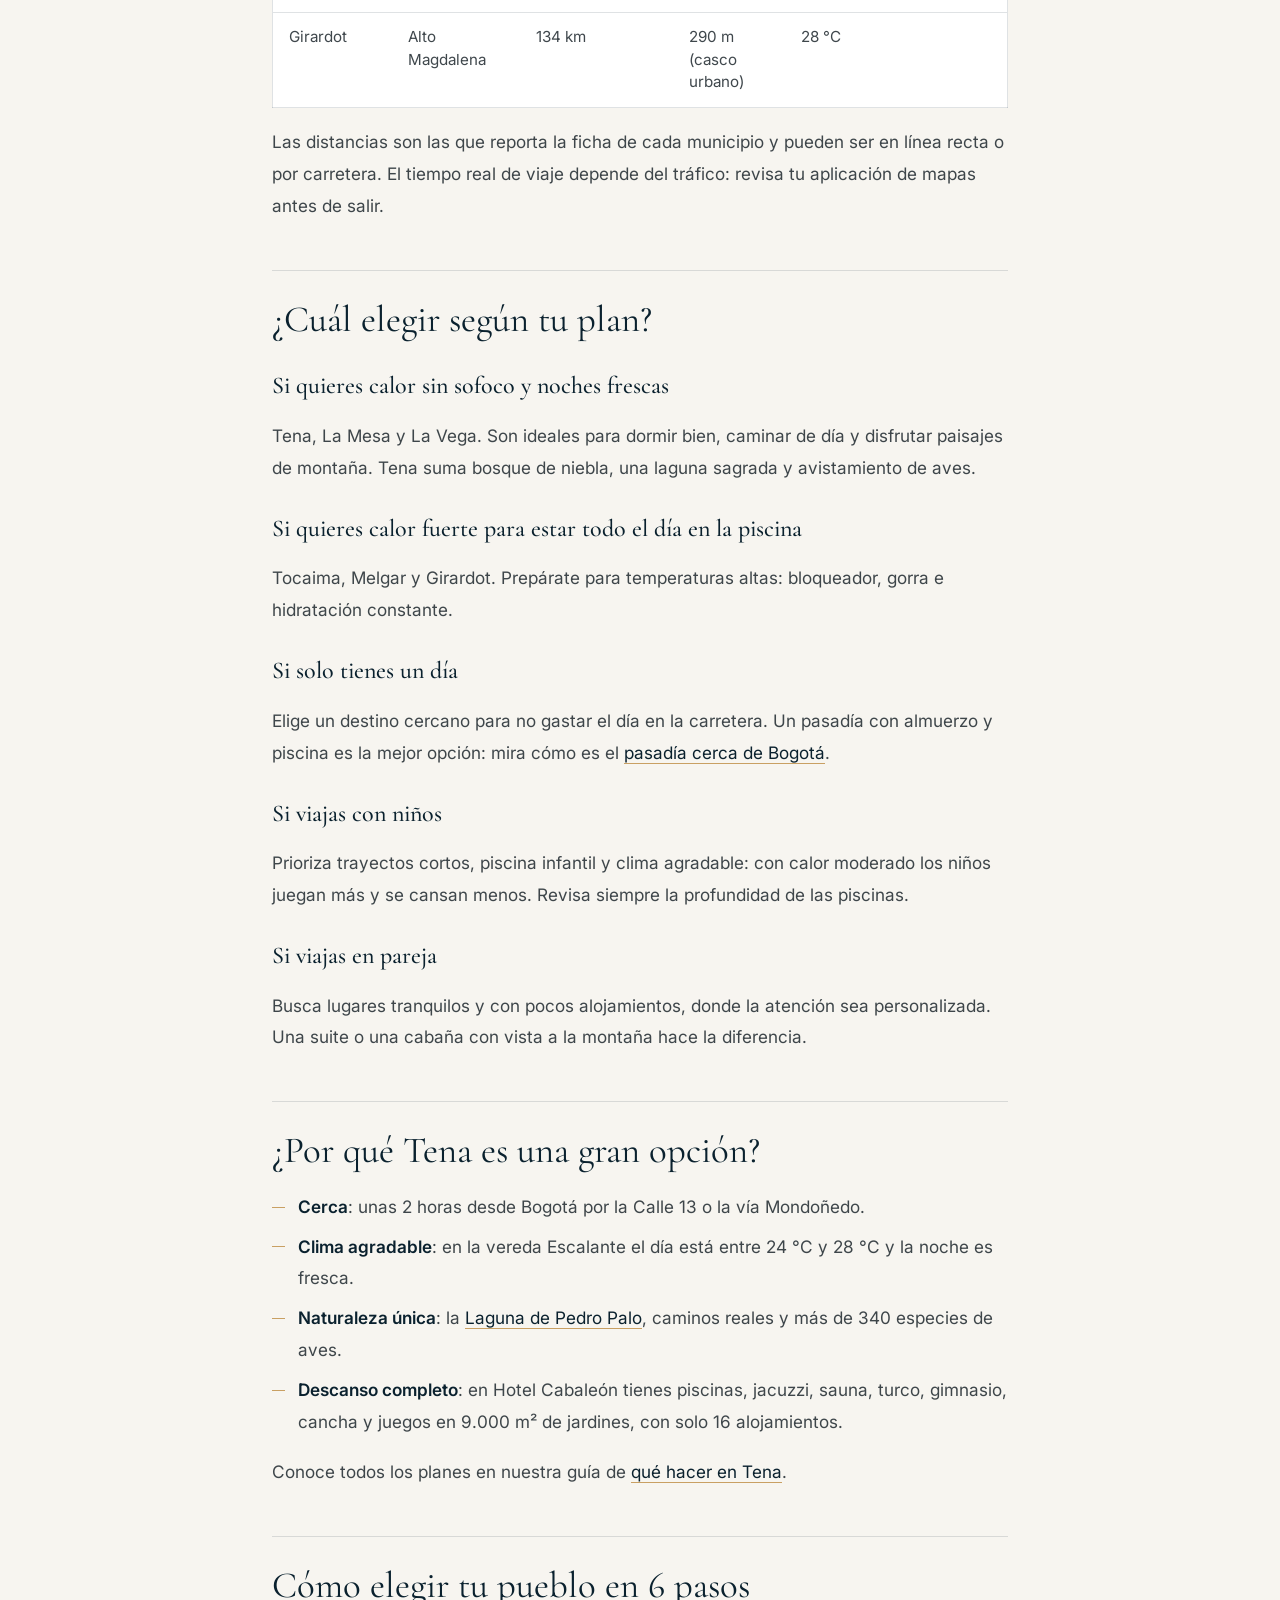
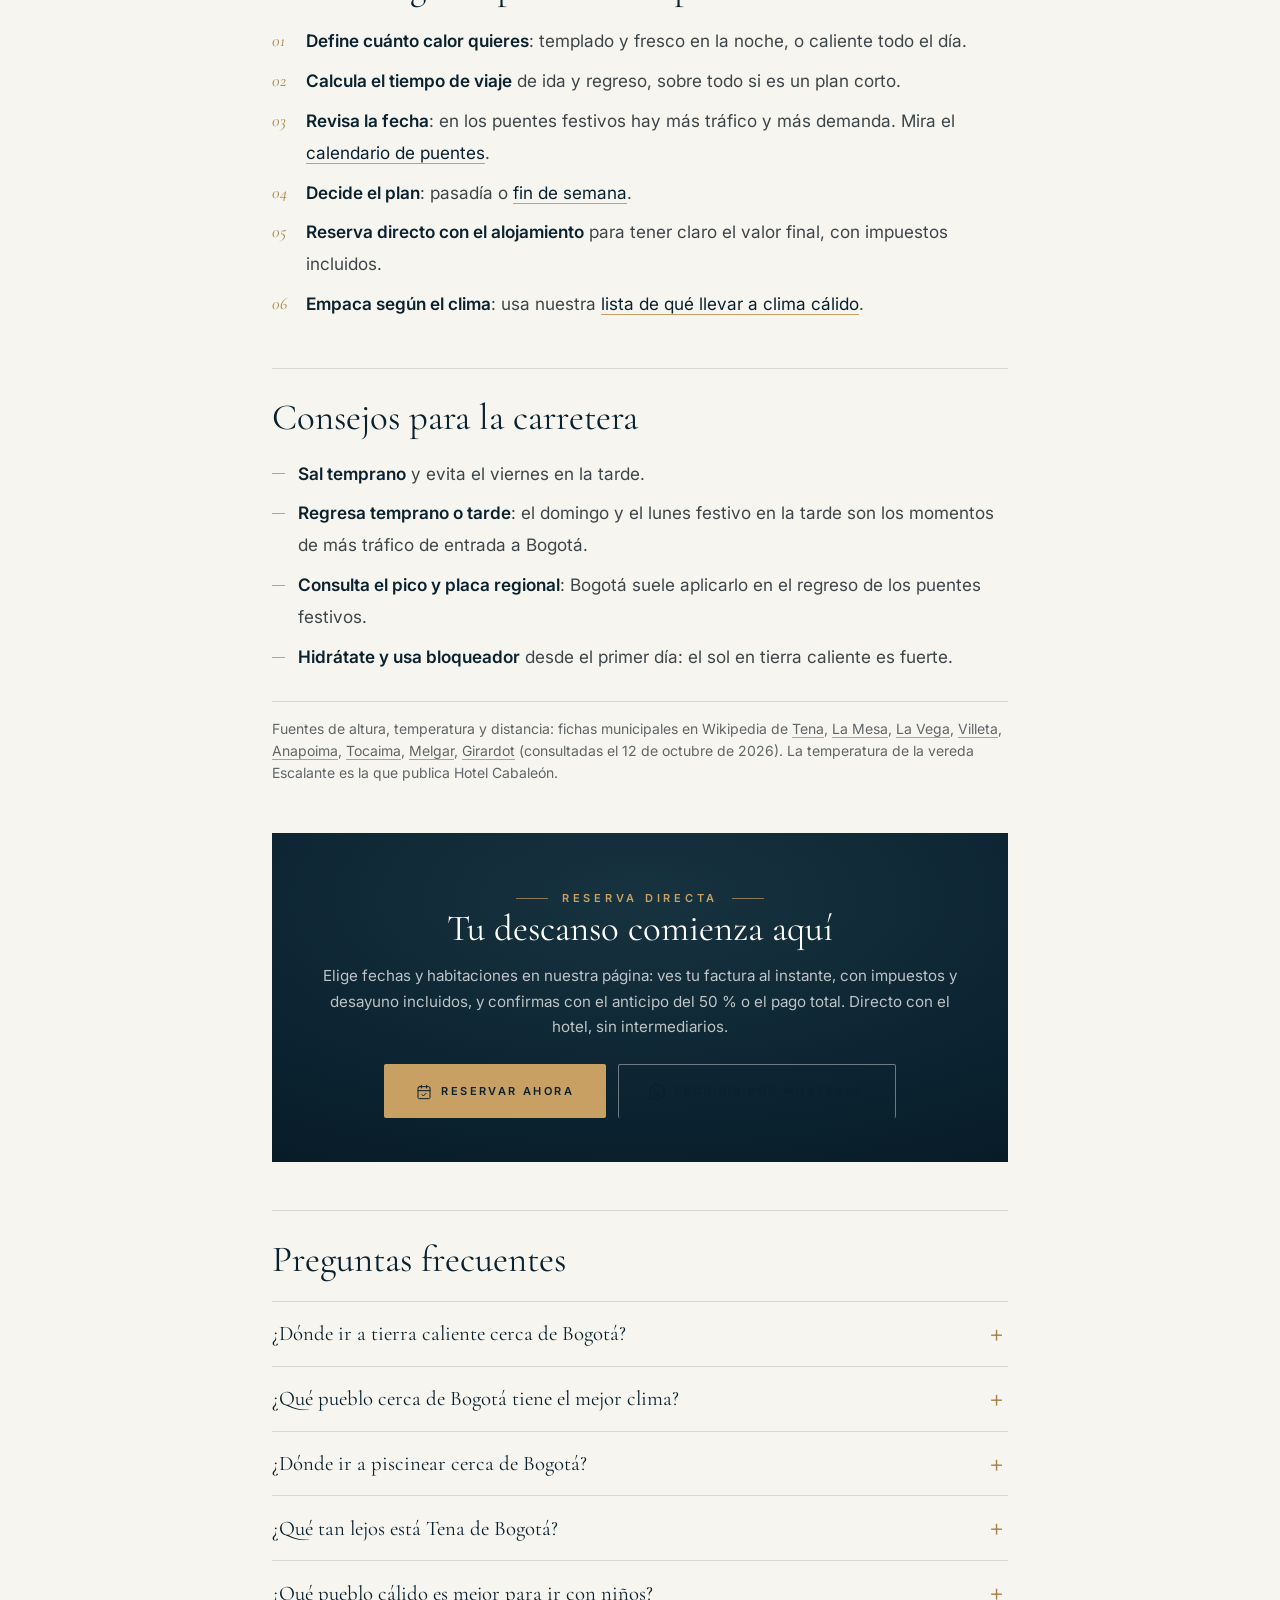
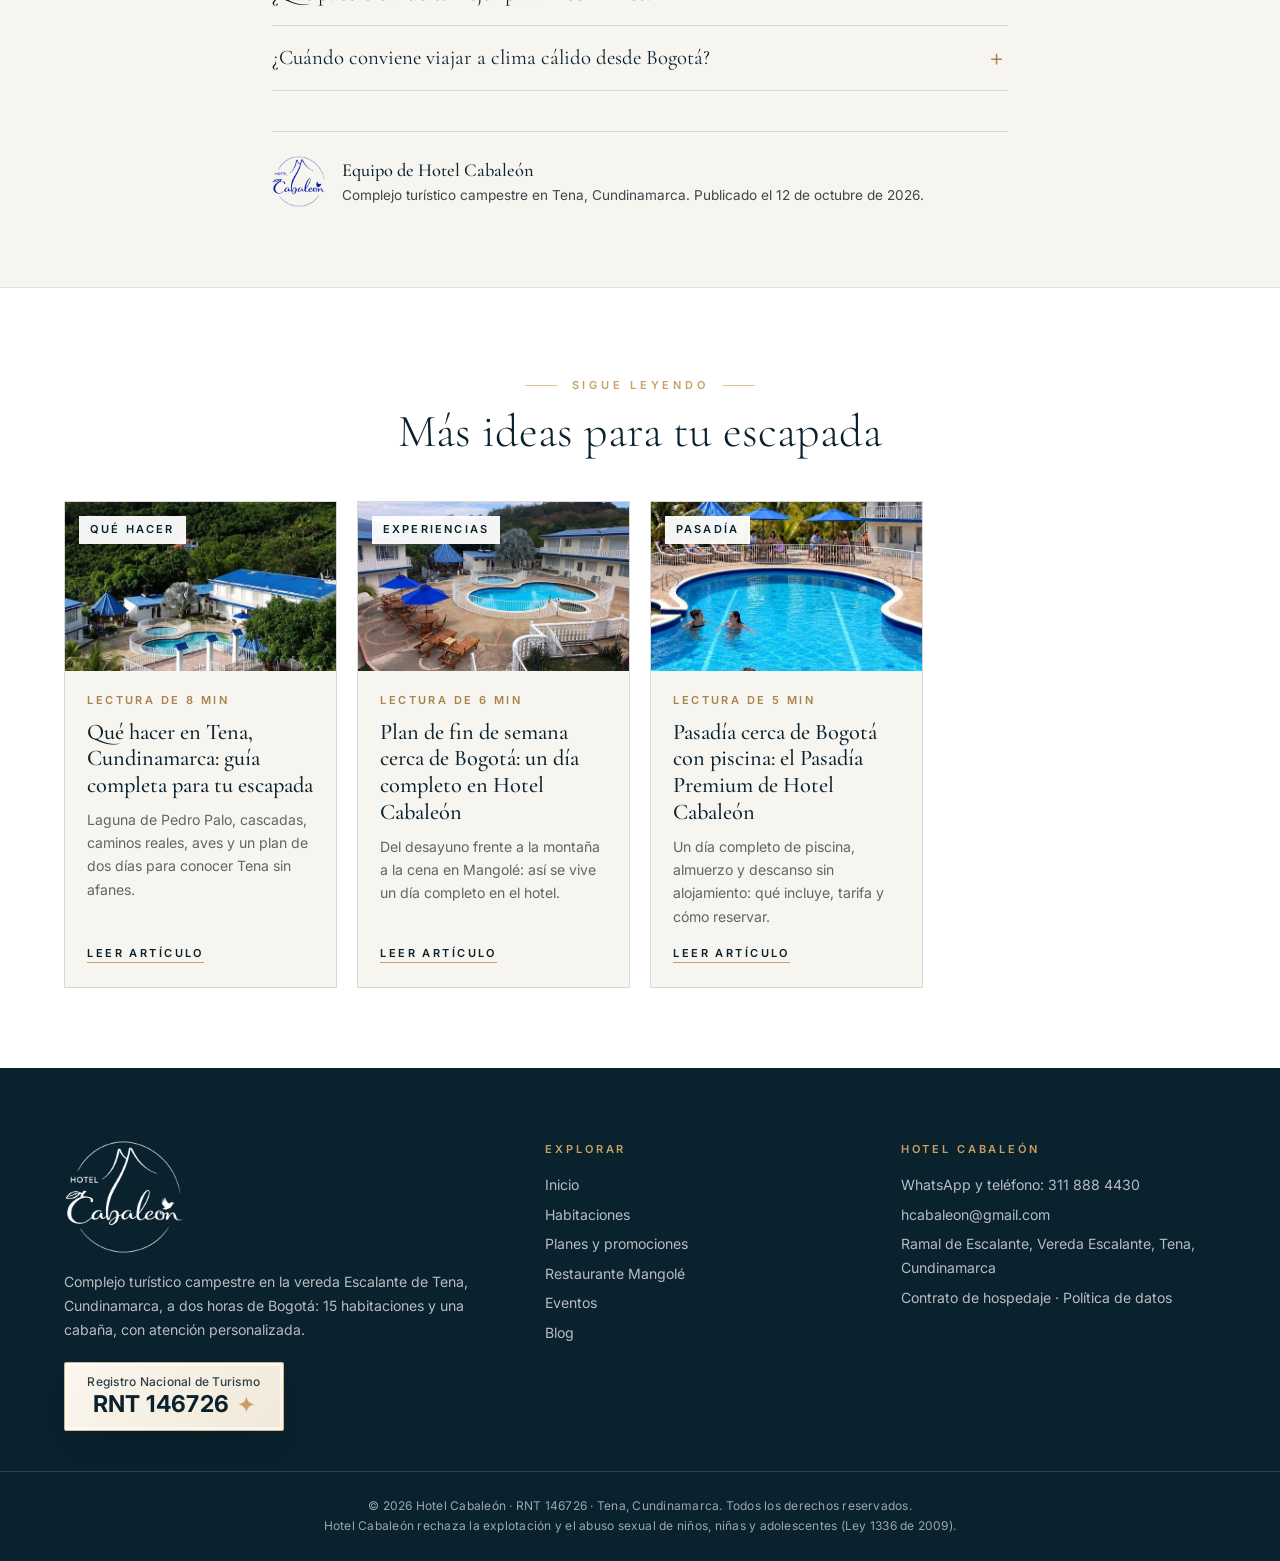
<file: blog-pueblos-de-clima-calido-cerca-de-bogota.html>
<!DOCTYPE html>
<html lang="es-CO">
<head>
    <meta charset="UTF-8">
    <meta name="viewport" content="width=device-width, initial-scale=1.0">
    <title>Pueblos de clima cálido cerca de Bogotá | Hotel Cabaleón</title>
    <meta name="description" content="Comparamos 9 pueblos de clima cálido cerca de Bogotá por distancia, altura y temperatura: Tena, La Mesa, La Vega, Anapoima, Villeta, Melgar y más. Elige fácil.">
    <meta name="robots" content="index, follow, max-image-preview:large">
    <link rel="canonical" href="https://www.cabaleonhotel.com/blog-pueblos-de-clima-calido-cerca-de-bogota.html">
    <meta name="theme-color" content="#0A212E">
    <link rel="icon" type="image/png" href="favicon.png">
    <link rel="apple-touch-icon" href="apple-touch-icon.png">

    <!-- Open Graph y redes -->
    <meta property="og:type" content="article">
    <meta property="og:locale" content="es_CO">
    <meta property="og:site_name" content="Hotel Cabaleón">
    <meta property="og:title" content="Pueblos de clima cálido cerca de Bogotá: comparativo para elegir tu escapada">
    <meta property="og:description" content="Comparamos 9 pueblos de clima cálido cerca de Bogotá por distancia, altura y temperatura: Tena, La Mesa, La Vega, Anapoima, Villeta, Melgar y más. Elige fácil.">
    <meta property="og:url" content="https://www.cabaleonhotel.com/blog-pueblos-de-clima-calido-cerca-de-bogota.html">
    <meta property="og:image" content="https://www.cabaleonhotel.com/blog-pueblos-clima-calido.jpg">
    <meta property="og:image:width" content="1086">
    <meta property="og:image:height" content="610">
    <meta property="og:image:alt" content="Huéspedes en la piscina de Hotel Cabaleón con parasoles azules y asoleadoras, clima cálido en Tena">
    <meta property="article:published_time" content="2026-10-08">
    <meta property="article:modified_time" content="2026-11-06">
    <meta property="article:section" content="Comparativo">
    <meta name="twitter:card" content="summary_large_image">

    <link rel="preconnect" href="https://fonts.googleapis.com">
    <link rel="preconnect" href="https://fonts.gstatic.com" crossorigin>
    <link href="https://fonts.googleapis.com/css2?family=Cormorant+Garamond:ital,wght@0,300;0,400;0,500;1,300;1,400&family=Inter:wght@300;400;500;600&display=swap" rel="stylesheet">
    <link rel="stylesheet" href="blog.css">
    <link rel="preload" as="image" href="blog-pueblos-clima-calido.jpg">

    <script type="application/ld+json">
{
  "@context": "https://schema.org",
  "@graph": [
    {
      "@type": "BlogPosting",
      "@id": "https://www.cabaleonhotel.com/blog-pueblos-de-clima-calido-cerca-de-bogota.html#articulo",
      "headline": "Pueblos de clima cálido cerca de Bogotá: comparativo para elegir tu escapada",
      "description": "Comparamos 9 pueblos de clima cálido cerca de Bogotá por distancia, altura y temperatura: Tena, La Mesa, La Vega, Anapoima, Villeta, Melgar y más. Elige fácil.",
      "image": {
        "@type": "ImageObject",
        "url": "https://www.cabaleonhotel.com/blog-pueblos-clima-calido.jpg",
        "width": 1086,
        "height": 610
      },
      "datePublished": "2026-10-12",
      "dateModified": "2026-11-06",
      "inLanguage": "es-CO",
      "author": {
        "@id": "https://www.cabaleonhotel.com/#organizacion"
      },
      "publisher": {
        "@id": "https://www.cabaleonhotel.com/#organizacion"
      },
      "mainEntityOfPage": {
        "@type": "WebPage",
        "@id": "https://www.cabaleonhotel.com/blog-pueblos-de-clima-calido-cerca-de-bogota.html"
      },
      "isPartOf": {
        "@type": "Blog",
        "@id": "https://www.cabaleonhotel.com/blog.html#blog",
        "name": "Blog de Hotel Cabaleón"
      },
      "articleSection": "Comparativo",
      "keywords": [
        "pueblos de clima cálido cerca de Bogotá",
        "pueblos calientes cerca de Bogotá",
        "clima cálido cerca de Bogotá",
        "dónde ir a piscinear cerca de Bogotá",
        "escapada de fin de semana desde Bogotá",
        "Tena Cundinamarca"
      ],
      "wordCount": 1087,
      "about": {
        "@type": "Hotel",
        "@id": "https://www.cabaleonhotel.com/#hotel",
        "name": "Hotel Cabaleón"
      }
    },
    {
      "@type": "Organization",
      "@id": "https://www.cabaleonhotel.com/#organizacion",
      "name": "Hotel Cabaleón",
      "url": "https://www.cabaleonhotel.com/",
      "logo": {
        "@type": "ImageObject",
        "url": "https://www.cabaleonhotel.com/logo-azul.png",
        "width": 640,
        "height": 607
      },
      "telephone": "+57 311 888 4430",
      "email": "hcabaleon@gmail.com",
      "sameAs": [
        "https://www.instagram.com/cabaleonhoteltena/",
        "https://www.facebook.com/p/Hotel-Cabale%C3%B3n-61590948779933/",
        "https://www.tiktok.com/@hotelcabaleon",
        "https://www.youtube.com/channel/UCIRMiAbiIO9L_ZY6kxFHxnQ"
      ]
    },
    {
      "@type": "BreadcrumbList",
      "itemListElement": [
        {
          "@type": "ListItem",
          "position": 1,
          "name": "Inicio",
          "item": "https://www.cabaleonhotel.com/"
        },
        {
          "@type": "ListItem",
          "position": 2,
          "name": "Blog",
          "item": "https://www.cabaleonhotel.com/blog.html"
        },
        {
          "@type": "ListItem",
          "position": 3,
          "name": "Pueblos de clima cálido cerca de Bogotá: comparativo para elegir tu escapada",
          "item": "https://www.cabaleonhotel.com/blog-pueblos-de-clima-calido-cerca-de-bogota.html"
        }
      ]
    },
    {
      "@type": "FAQPage",
      "mainEntity": [
        {
          "@type": "Question",
          "name": "¿Dónde ir a tierra caliente cerca de Bogotá?",
          "acceptedAnswer": {
            "@type": "Answer",
            "text": "Entre los pueblos de clima cálido más cercanos están La Mesa y La Vega (unos 54 km) y Tena (unos 66 km). Más lejos, y más calientes, están Anapoima, Villeta, Tocaima, Melgar y Girardot."
          }
        },
        {
          "@type": "Question",
          "name": "¿Qué pueblo cerca de Bogotá tiene el mejor clima?",
          "acceptedAnswer": {
            "@type": "Answer",
            "text": "Depende de lo que busques. Para calor agradable con noches frescas, Tena, La Mesa o La Vega, entre 1.200 y 1.400 metros. Para calor fuerte de piscina, Tocaima, Melgar o Girardot."
          }
        },
        {
          "@type": "Question",
          "name": "¿Dónde ir a piscinear cerca de Bogotá?",
          "acceptedAnswer": {
            "@type": "Answer",
            "text": "Cualquiera de los pueblos de la provincia del Tequendama o del Alto Magdalena. En Tena, Hotel Cabaleón tiene piscina para adultos, piscina infantil, jacuzzi y pasadía con almuerzo."
          }
        },
        {
          "@type": "Question",
          "name": "¿Qué tan lejos está Tena de Bogotá?",
          "acceptedAnswer": {
            "@type": "Answer",
            "text": "A unos 66 km: alrededor de 2 horas en carro según el tráfico, saliendo por la Calle 13 o por la vía Mondoñedo."
          }
        },
        {
          "@type": "Question",
          "name": "¿Qué pueblo cálido es mejor para ir con niños?",
          "acceptedAnswer": {
            "@type": "Answer",
            "text": "Uno cercano y con clima agradable, para que el viaje sea corto y el calor no canse. Revisa que haya piscina infantil y zonas verdes."
          }
        },
        {
          "@type": "Question",
          "name": "¿Cuándo conviene viajar a clima cálido desde Bogotá?",
          "acceptedAnswer": {
            "@type": "Answer",
            "text": "Un fin de semana sin puente tiene menos tráfico. Si viajas en puente festivo, reserva con tiempo y sal temprano."
          }
        }
      ]
    }
  ]
}
    </script>
</head>
<body data-pagina="blog/pueblos-clima-calido" data-articulo="pueblos-clima-calido">
    <header class="cabecera">
        <div class="envoltura">
            <a href="index.html" class="cabecera-logo" aria-label="Hotel Cabaleón, ir al inicio"><img src="logo-azul.png" alt="Hotel Cabaleón" width="640" height="607"></a>
            <nav aria-label="Principal">
                <a href="index.html#habitaciones" class="enlace solo-amplio">Habitaciones</a>
                <a href="index.html#planes" class="enlace solo-amplio">Planes</a>
                <a href="blog.html" class="enlace">Blog</a>
                <a href="index.html#reservar" class="boton boton-tinta">Reservar</a>
            </nav>
        </div>
    </header>

    <main>
        <article>
            <header class="portada">
                <img class="portada-foto" src="blog-pueblos-clima-calido.jpg" alt="" width="1086" height="610" fetchpriority="high">
                <div class="columna">
                    <nav aria-label="Ruta de navegación">
                        <ol class="migas">
                            <li><a href="index.html">Inicio</a></li>
                            <li><a href="blog.html">Blog</a></li>
                            <li aria-current="page">Comparativo</li>
                        </ol>
                    </nav>
                    <span class="ceja centrada">Comparativo</span>
                    <h1>Pueblos de clima cálido cerca de Bogotá: comparativo para elegir tu escapada</h1>
                    <p class="bajada">Cuando el frío de la Sabana aprieta, la pregunta siempre es la misma: ¿para dónde nos vamos? Comparamos los pueblos cálidos más buscados con datos claros, para que elijas en minutos.</p>
                    <p class="datos-articulo"><span><time datetime="2026-10-12">12 de octubre de 2026</time></span><span>Lectura de 5 min</span><span>Hotel Cabaleón</span></p>
                </div>
            </header>

            <figure class="foto-principal">
                <img src="blog-pueblos-clima-calido.jpg" alt="Huéspedes en la piscina de Hotel Cabaleón con parasoles azules y asoleadoras, clima cálido en Tena" width="1086" height="610">
                <figcaption>Una tarde de sol en la piscina de Hotel Cabaleón, en Tena.</figcaption>
            </figure>

            <div class="columna articulo" data-texto>
                <aside class="resumen" aria-label="En resumen">
                    <p class="titulo-caja">En resumen</p>
                    <ul><li>La <strong>altura</strong> es la mejor pista: entre más bajo está el pueblo, más calor hace.</li><li><strong>Calor agradable y paisaje de montaña</strong>: Tena, La Mesa y La Vega, entre 1.200 y 1.400 metros.</li><li><strong>Calor fuerte de piscina</strong>: Tocaima, Melgar y Girardot, a menos de 400 metros.</li><li>Sal temprano y evita el viernes en la tarde: en los <strong>puentes festivos</strong> las salidas de Bogotá se congestionan.</li></ul>
                </aside>
                <nav class="indice" aria-label="Contenido del artículo">
                    <p>En este artículo</p>
                    <ol><li><a href="#regla">La regla de oro: la altura define el calor</a></li><li><a href="#comparativo">Comparativo de pueblos de clima cálido cerca de Bogotá</a></li><li><a href="#segun-tu-plan">¿Cuál elegir según tu plan?</a></li><li><a href="#tena">¿Por qué Tena es una gran opción?</a></li><li><a href="#como-elegir">Cómo elegir tu pueblo en 6 pasos</a></li><li><a href="#carretera">Consejos para la carretera</a></li><li><a href="#preguntas">Preguntas frecuentes</a></li></ol>
                </nav>

<p class="entrada">Si buscas pueblos de clima cálido cerca de Bogotá, tienes opciones para todos los gustos: desde el calor suave de montaña, con noches frescas, hasta el calor intenso de tierra caliente. La clave para elegir está en tres datos: distancia, altura y temperatura. Aquí los tienes juntos.</p>

<h2 id="regla">La regla de oro: la altura define el calor</h2>
<p>Bogotá está a unos 2.600 metros de altura y su temperatura media ronda los 14 °C. Por regla general, <strong>la temperatura sube alrededor de 0,6 °C por cada 100 metros que bajas</strong>. Por eso un pueblo a 1.200 metros es templado y cálido, y uno a 300 metros es caliente casi todo el día.</p>
<ul>
<li><strong>Entre 1.200 y 1.400 metros</strong>: días cálidos, noches frescas y paisaje de montaña.</li>
<li><strong>Entre 700 y 1.000 metros</strong>: calor marcado, ideal para piscina.</li>
<li><strong>Por debajo de 400 metros</strong>: tierra caliente, de 27 °C a 28 °C de media.</li>
</ul>

<h2 id="comparativo">Comparativo de pueblos de clima cálido cerca de Bogotá</h2>
<div class="tabla-envoltura"><table class="tabla">
<thead><tr><th>Pueblo</th><th>Región</th><th>Distancia aprox. desde Bogotá</th><th>Altura</th><th>Temperatura media</th></tr></thead>
<tbody>
<tr><td><strong>Tena</strong></td><td>Tequendama</td><td>66 km</td><td>1.384 m (media)</td><td>Tres pisos térmicos; 24 °C a 28 °C de día en la vereda Escalante</td></tr>
<tr><td><a href="blog-hotel-cerca-de-la-mesa-cundinamarca.html">La Mesa</a></td><td>Tequendama</td><td>54 km</td><td>1.200 m</td><td>24 °C</td></tr>
<tr><td>La Vega</td><td>Gualivá</td><td>54 km</td><td>1.230 m</td><td>22 °C a 27 °C</td></tr>
<tr><td>Mesitas del Colegio</td><td>Tequendama</td><td>66 km por carretera</td><td>990 m</td><td>Cálido</td></tr>
<tr><td>Villeta</td><td>Gualivá</td><td>91 km</td><td>850 m</td><td>24 °C a 25 °C</td></tr>
<tr><td><a href="blog-hotel-cerca-de-anapoima.html">Anapoima</a></td><td>Tequendama</td><td>87 km</td><td>710 m</td><td>Cálido</td></tr>
<tr><td>Tocaima</td><td>Alto Magdalena</td><td>113 km</td><td>400 m</td><td>27 °C</td></tr>
<tr><td>Melgar (Tolima)</td><td>Tolima</td><td>98 km</td><td>323 m</td><td>28 °C</td></tr>
<tr><td>Girardot</td><td>Alto Magdalena</td><td>134 km</td><td>290 m (casco urbano)</td><td>28 °C</td></tr>
</tbody></table></div>
<p>Las distancias son las que reporta la ficha de cada municipio y pueden ser en línea recta o por carretera. El tiempo real de viaje depende del tráfico: revisa tu aplicación de mapas antes de salir.</p>

<h2 id="segun-tu-plan">¿Cuál elegir según tu plan?</h2>
<h3>Si quieres calor sin sofoco y noches frescas</h3>
<p>Tena, La Mesa y La Vega. Son ideales para dormir bien, caminar de día y disfrutar paisajes de montaña. Tena suma bosque de niebla, una laguna sagrada y avistamiento de aves.</p>
<h3>Si quieres calor fuerte para estar todo el día en la piscina</h3>
<p>Tocaima, Melgar y Girardot. Prepárate para temperaturas altas: bloqueador, gorra e hidratación constante.</p>
<h3>Si solo tienes un día</h3>
<p>Elige un destino cercano para no gastar el día en la carretera. Un pasadía con almuerzo y piscina es la mejor opción: mira cómo es el <a href="blog-pasadia-cerca-de-bogota.html">pasadía cerca de Bogotá</a>.</p>
<h3>Si viajas con niños</h3>
<p>Prioriza trayectos cortos, piscina infantil y clima agradable: con calor moderado los niños juegan más y se cansan menos. Revisa siempre la profundidad de las piscinas.</p>
<h3>Si viajas en pareja</h3>
<p>Busca lugares tranquilos y con pocos alojamientos, donde la atención sea personalizada. Una suite o una cabaña con vista a la montaña hace la diferencia.</p>

<h2 id="tena">¿Por qué Tena es una gran opción?</h2>
<ul>
<li><strong>Cerca</strong>: unas 2 horas desde Bogotá por la Calle 13 o la vía Mondoñedo.</li>
<li><strong>Clima agradable</strong>: en la vereda Escalante el día está entre 24 °C y 28 °C y la noche es fresca.</li>
<li><strong>Naturaleza única</strong>: la <a href="blog-laguna-de-pedro-palo-tena.html">Laguna de Pedro Palo</a>, caminos reales y más de 340 especies de aves.</li>
<li><strong>Descanso completo</strong>: en Hotel Cabaleón tienes piscinas, jacuzzi, sauna, turco, gimnasio, cancha y juegos en 9.000 m² de jardines, con solo 16 alojamientos.</li>
</ul>
<p>Conoce todos los planes en nuestra guía de <a href="blog-que-hacer-en-tena-cundinamarca.html">qué hacer en Tena</a>.</p>

<h2 id="como-elegir">Cómo elegir tu pueblo en 6 pasos</h2>
<ol>
<li><strong>Define cuánto calor quieres</strong>: templado y fresco en la noche, o caliente todo el día.</li>
<li><strong>Calcula el tiempo de viaje</strong> de ida y regreso, sobre todo si es un plan corto.</li>
<li><strong>Revisa la fecha</strong>: en los puentes festivos hay más tráfico y más demanda. Mira el <a href="blog-festivos-y-puentes-2027-colombia.html">calendario de puentes</a>.</li>
<li><strong>Decide el plan</strong>: pasadía o <a href="blog-plan-fin-de-semana-cerca-de-bogota.html">fin de semana</a>.</li>
<li><strong>Reserva directo con el alojamiento</strong> para tener claro el valor final, con impuestos incluidos.</li>
<li><strong>Empaca según el clima</strong>: usa nuestra <a href="blog-que-llevar-a-clima-calido.html">lista de qué llevar a clima cálido</a>.</li>
</ol>

<h2 id="carretera">Consejos para la carretera</h2>
<ul>
<li><strong>Sal temprano</strong> y evita el viernes en la tarde.</li>
<li><strong>Regresa temprano o tarde</strong>: el domingo y el lunes festivo en la tarde son los momentos de más tráfico de entrada a Bogotá.</li>
<li><strong>Consulta el pico y placa regional</strong>: Bogotá suele aplicarlo en el regreso de los puentes festivos.</li>
<li><strong>Hidrátate y usa bloqueador</strong> desde el primer día: el sol en tierra caliente es fuerte.</li>
</ul>
<p class="fuentes">Fuentes de altura, temperatura y distancia: fichas municipales en Wikipedia de <a href="https://es.wikipedia.org/wiki/Tena_(Cundinamarca)" target="_blank" rel="noopener">Tena</a>, <a href="https://es.wikipedia.org/wiki/La_Mesa_(Cundinamarca)" target="_blank" rel="noopener">La Mesa</a>, <a href="https://es.wikipedia.org/wiki/La_Vega_(Cundinamarca)" target="_blank" rel="noopener">La Vega</a>, <a href="https://es.wikipedia.org/wiki/Villeta_(Cundinamarca)" target="_blank" rel="noopener">Villeta</a>, <a href="https://es.wikipedia.org/wiki/Anapoima" target="_blank" rel="noopener">Anapoima</a>, <a href="https://es.wikipedia.org/wiki/Tocaima" target="_blank" rel="noopener">Tocaima</a>, <a href="https://es.wikipedia.org/wiki/Melgar_(Tolima)" target="_blank" rel="noopener">Melgar</a>, <a href="https://es.wikipedia.org/wiki/Girardot_(Cundinamarca)" target="_blank" rel="noopener">Girardot</a> (consultadas el 12 de octubre de 2026). La temperatura de la vereda Escalante es la que publica Hotel Cabaleón.</p>

                <section class="llamado" aria-label="Reservar en Hotel Cabaleón">
                    <span class="ceja centrada">Reserva directa</span>
                    <h2>Tu descanso comienza aquí</h2>
                    <p>Elige fechas y habitaciones en nuestra página: ves tu factura al instante, con impuestos y desayuno incluidos, y confirmas con el anticipo del 50 % o el pago total. Directo con el hotel, sin intermediarios.</p>
                    <div class="acciones">
                        <a href="index.html#reservar" class="boton boton-dorado"><svg viewBox="0 0 24 24" fill="none" stroke="currentColor" stroke-width="1.5" stroke-linecap="round" stroke-linejoin="round" aria-hidden="true"><rect x="3" y="4" width="18" height="18" rx="2"/><path d="M16 2v4M8 2v4M3 10h18M9 16l2 2 4-4"/></svg> Reservar ahora</a>
                        <a href="https://wa.me/573118884430?text=%C2%A1Hola%21%20Le%C3%AD%20el%20art%C3%ADculo%20%C2%ABPueblos%20de%20clima%20c%C3%A1lido%20cerca%20de%20Bogot%C3%A1%3A%20comparativo%20para%20elegir%20tu%20escapada%C2%BB%20y%20quiero%20m%C3%A1s%20informaci%C3%B3n." target="_blank" rel="noopener" class="boton boton-claro"><svg viewBox="0 0 16 16" fill="currentColor" aria-hidden="true"><path d="M13.601 2.326A7.854 7.854 0 0 0 7.994 0C3.627 0 .068 3.558.064 7.926c0 1.399.366 2.76 1.057 3.965L0 16l4.204-1.102a7.933 7.933 0 0 0 3.79.965h.004c4.368 0 7.926-3.558 7.93-7.93A7.898 7.898 0 0 0 13.6 2.326zM7.994 14.521a6.573 6.573 0 0 1-3.356-.92l-.24-.144-2.494.654.666-2.433-.156-.251a6.56 6.56 0 0 1-1.007-3.505c0-3.626 2.957-6.584 6.591-6.584a6.56 6.56 0 0 1 4.66 1.931 6.557 6.557 0 0 1 1.928 4.66c-.004 3.639-2.961 6.592-6.592 6.592zm3.615-4.934c-.197-.099-1.17-.578-1.353-.646-.182-.065-.315-.099-.445.099-.133.197-.513.646-.627.775-.114.133-.232.148-.43.05-.197-.1-.836-.308-1.592-.985-.59-.525-.985-1.175-1.103-1.372-.114-.198-.011-.304.088-.403.087-.088.197-.232.296-.346.1-.114.133-.198.198-.33.065-.134.034-.248-.015-.347-.05-.099-.445-1.076-.612-1.47-.16-.389-.323-.335-.445-.34-.114-.007-.247-.007-.38-.007a.729.729 0 0 0-.529.247c-.182.198-.691.677-.691 1.654 0 .977.71 1.916.81 2.049.098.133 1.394 2.132 3.383 2.992.47.205.84.326 1.129.418.475.152.904.129 1.246.08.38-.058 1.171-.48 1.338-.943.164-.464.164-.86.114-.943-.049-.084-.182-.133-.38-.232z"/></svg> Escribir por WhatsApp</a>
                    </div>
                </section>

                <h2 id="preguntas">Preguntas frecuentes</h2>
                <div class="preguntas"><details><summary>¿Dónde ir a tierra caliente cerca de Bogotá?</summary><p>Entre los pueblos de clima cálido más cercanos están La Mesa y La Vega (unos 54 km) y Tena (unos 66 km). Más lejos, y más calientes, están Anapoima, Villeta, Tocaima, Melgar y Girardot.</p></details><details><summary>¿Qué pueblo cerca de Bogotá tiene el mejor clima?</summary><p>Depende de lo que busques. Para calor agradable con noches frescas, Tena, La Mesa o La Vega, entre 1.200 y 1.400 metros. Para calor fuerte de piscina, Tocaima, Melgar o Girardot.</p></details><details><summary>¿Dónde ir a piscinear cerca de Bogotá?</summary><p>Cualquiera de los pueblos de la provincia del Tequendama o del Alto Magdalena. En Tena, Hotel Cabaleón tiene piscina para adultos, piscina infantil, jacuzzi y pasadía con almuerzo.</p></details><details><summary>¿Qué tan lejos está Tena de Bogotá?</summary><p>A unos 66 km: alrededor de 2 horas en carro según el tráfico, saliendo por la Calle 13 o por la vía Mondoñedo.</p></details><details><summary>¿Qué pueblo cálido es mejor para ir con niños?</summary><p>Uno cercano y con clima agradable, para que el viaje sea corto y el calor no canse. Revisa que haya piscina infantil y zonas verdes.</p></details><details><summary>¿Cuándo conviene viajar a clima cálido desde Bogotá?</summary><p>Un fin de semana sin puente tiene menos tráfico. Si viajas en puente festivo, reserva con tiempo y sal temprano.</p></details></div>

                <div class="firma">
                    <img src="logo-azul.png" alt="" width="640" height="607" loading="lazy">
                    <p><strong>Equipo de Hotel Cabaleón</strong>Complejo turístico campestre en Tena, Cundinamarca. Publicado el <time datetime="2026-10-12">12 de octubre de 2026</time>.</p>
                </div>
            </div>
        </article>

        <section class="seccion-tarjetas" aria-labelledby="relacionados">
            <div class="envoltura">
                <div class="cabeza">
                    <span class="ceja centrada">Sigue leyendo</span>
                    <h2 id="relacionados">Más ideas para tu escapada</h2>
                </div>
                <div class="tarjetas"><a class="tarjeta" href="blog-que-hacer-en-tena-cundinamarca.html" data-articulo="que-hacer-en-tena"><span class="tarjeta-foto"><img src="blog-que-hacer-en-tena-sm.jpg" alt="Hotel Cabaleón entre montañas verdes en Tena, Cundinamarca: edificios de techo azul, kioscos y piscina" width="640" height="360" loading="lazy"><span class="tarjeta-categoria">Qué hacer</span></span><span class="tarjeta-cuerpo"><span class="tarjeta-meta">Lectura de 8 min</span><h3>Qué hacer en Tena, Cundinamarca: guía completa para tu escapada</h3><p>Laguna de Pedro Palo, cascadas, caminos reales, aves y un plan de dos días para conocer Tena sin afanes.</p><span class="tarjeta-leer">Leer artículo</span></span></a><a class="tarjeta" href="blog-plan-fin-de-semana-cerca-de-bogota.html" data-articulo="plan-fin-de-semana"><span class="tarjeta-foto"><img src="blog-plan-fin-de-semana-sm.jpg" alt="Piscinas de Hotel Cabaleón con parasoles azules, asoleadoras y montañas al fondo en Tena, Cundinamarca" width="640" height="360" loading="lazy"><span class="tarjeta-categoria">Experiencias</span></span><span class="tarjeta-cuerpo"><span class="tarjeta-meta">Lectura de 6 min</span><h3>Plan de fin de semana cerca de Bogotá: un día completo en Hotel Cabaleón</h3><p>Del desayuno frente a la montaña a la cena en Mangolé: así se vive un día completo en el hotel.</p><span class="tarjeta-leer">Leer artículo</span></span></a><a class="tarjeta" href="blog-pasadia-cerca-de-bogota.html" data-articulo="pasadia"><span class="tarjeta-foto"><img src="blog-pasadia-sm.jpg" alt="Personas nadando en la piscina de Hotel Cabaleón con parasoles azules y palmeras, pasadía en Tena" width="640" height="360" loading="lazy"><span class="tarjeta-categoria">Pasadía</span></span><span class="tarjeta-cuerpo"><span class="tarjeta-meta">Lectura de 5 min</span><h3>Pasadía cerca de Bogotá con piscina: el Pasadía Premium de Hotel Cabaleón</h3><p>Un día completo de piscina, almuerzo y descanso sin alojamiento: qué incluye, tarifa y cómo reservar.</p><span class="tarjeta-leer">Leer artículo</span></span></a></div>
            </div>
        </section>
    </main>

    <footer class="pie">
        <div class="envoltura">
            <div>
                <img src="logo-blanco.png" alt="Hotel Cabaleón" width="640" height="607" loading="lazy">
                <p>Complejo turístico campestre en la vereda Escalante de Tena, Cundinamarca, a dos horas de Bogotá: 15 habitaciones y una cabaña, con atención personalizada.</p>
                <p class="sello-rnt" aria-label="Registro Nacional de Turismo RNT 146726"><span class="sello-rnt-titulo">Registro Nacional de Turismo</span><span class="sello-rnt-num">RNT 146726 <svg class="sello-rnt-estrella" viewBox="0 0 24 24" aria-hidden="true"><path d="M12 0C12.8 7.2 16.8 11.2 24 12 16.8 12.8 12.8 16.8 12 24 11.2 16.8 7.2 12.8 0 12 7.2 11.2 11.2 7.2 12 0Z"/></svg></span></p>
            </div>
            <div>
                <h2>Explorar</h2>
                <ul>
                    <li><a href="index.html">Inicio</a></li>
                    <li><a href="index.html#habitaciones">Habitaciones</a></li>
                    <li><a href="index.html#planes">Planes y promociones</a></li>
                    <li><a href="index.html#restaurante">Restaurante Mangolé</a></li>
                    <li><a href="index.html#eventos">Eventos</a></li>
                    <li><a href="blog.html">Blog</a></li>
                </ul>
            </div>
            <div>
                <h2>Hotel Cabaleón</h2>
                <ul>
                    <li><a href="https://wa.me/573118884430" target="_blank" rel="noopener">WhatsApp y teléfono: 311 888 4430</a></li>
                    <li><a href="mailto:hcabaleon@gmail.com">hcabaleon@gmail.com</a></li>
                    <li>Ramal de Escalante, Vereda Escalante, Tena, Cundinamarca</li>
                    <li><a href="contrato-hospedaje.pdf" target="_blank" rel="noopener">Contrato de hospedaje</a> · <a href="politica-tratamiento-datos.pdf" target="_blank" rel="noopener">Política de datos</a></li>
                </ul>
            </div>
        </div>
        <div class="pie-legal">
            <div class="envoltura">
                <p>&copy; 2026 Hotel Cabaleón · RNT 146726 · Tena, Cundinamarca. Todos los derechos reservados.</p>
                <p>Hotel Cabaleón rechaza la explotación y el abuso sexual de niños, niñas y adolescentes (Ley 1336 de 2009).</p>
            </div>
        </div>
    </footer>
    <a class="whatsapp-flotante" href="https://wa.me/573118884430?text=%C2%A1Hola%21%20Vengo%20del%20blog%20de%20Hotel%20Cabale%C3%B3n%20y%20quiero%20m%C3%A1s%20informaci%C3%B3n." target="_blank" rel="noopener" aria-label="Escribir a Hotel Cabaleón por WhatsApp"><svg viewBox="0 0 16 16" fill="currentColor" aria-hidden="true"><path d="M13.601 2.326A7.854 7.854 0 0 0 7.994 0C3.627 0 .068 3.558.064 7.926c0 1.399.366 2.76 1.057 3.965L0 16l4.204-1.102a7.933 7.933 0 0 0 3.79.965h.004c4.368 0 7.926-3.558 7.93-7.93A7.898 7.898 0 0 0 13.6 2.326zM7.994 14.521a6.573 6.573 0 0 1-3.356-.92l-.24-.144-2.494.654.666-2.433-.156-.251a6.56 6.56 0 0 1-1.007-3.505c0-3.626 2.957-6.584 6.591-6.584a6.56 6.56 0 0 1 4.66 1.931 6.557 6.557 0 0 1 1.928 4.66c-.004 3.639-2.961 6.592-6.592 6.592zm3.615-4.934c-.197-.099-1.17-.578-1.353-.646-.182-.065-.315-.099-.445.099-.133.197-.513.646-.627.775-.114.133-.232.148-.43.05-.197-.1-.836-.308-1.592-.985-.59-.525-.985-1.175-1.103-1.372-.114-.198-.011-.304.088-.403.087-.088.197-.232.296-.346.1-.114.133-.198.198-.33.065-.134.034-.248-.015-.347-.05-.099-.445-1.076-.612-1.47-.16-.389-.323-.335-.445-.34-.114-.007-.247-.007-.38-.007a.729.729 0 0 0-.529.247c-.182.198-.691.677-.691 1.654 0 .977.71 1.916.81 2.049.098.133 1.394 2.132 3.383 2.992.47.205.84.326 1.129.418.475.152.904.129 1.246.08.38-.058 1.171-.48 1.338-.943.164-.464.164-.86.114-.943-.049-.084-.182-.133-.38-.232z"/></svg></a>
    <script src="blog.js" defer></script>
</body>
</html>
</file>
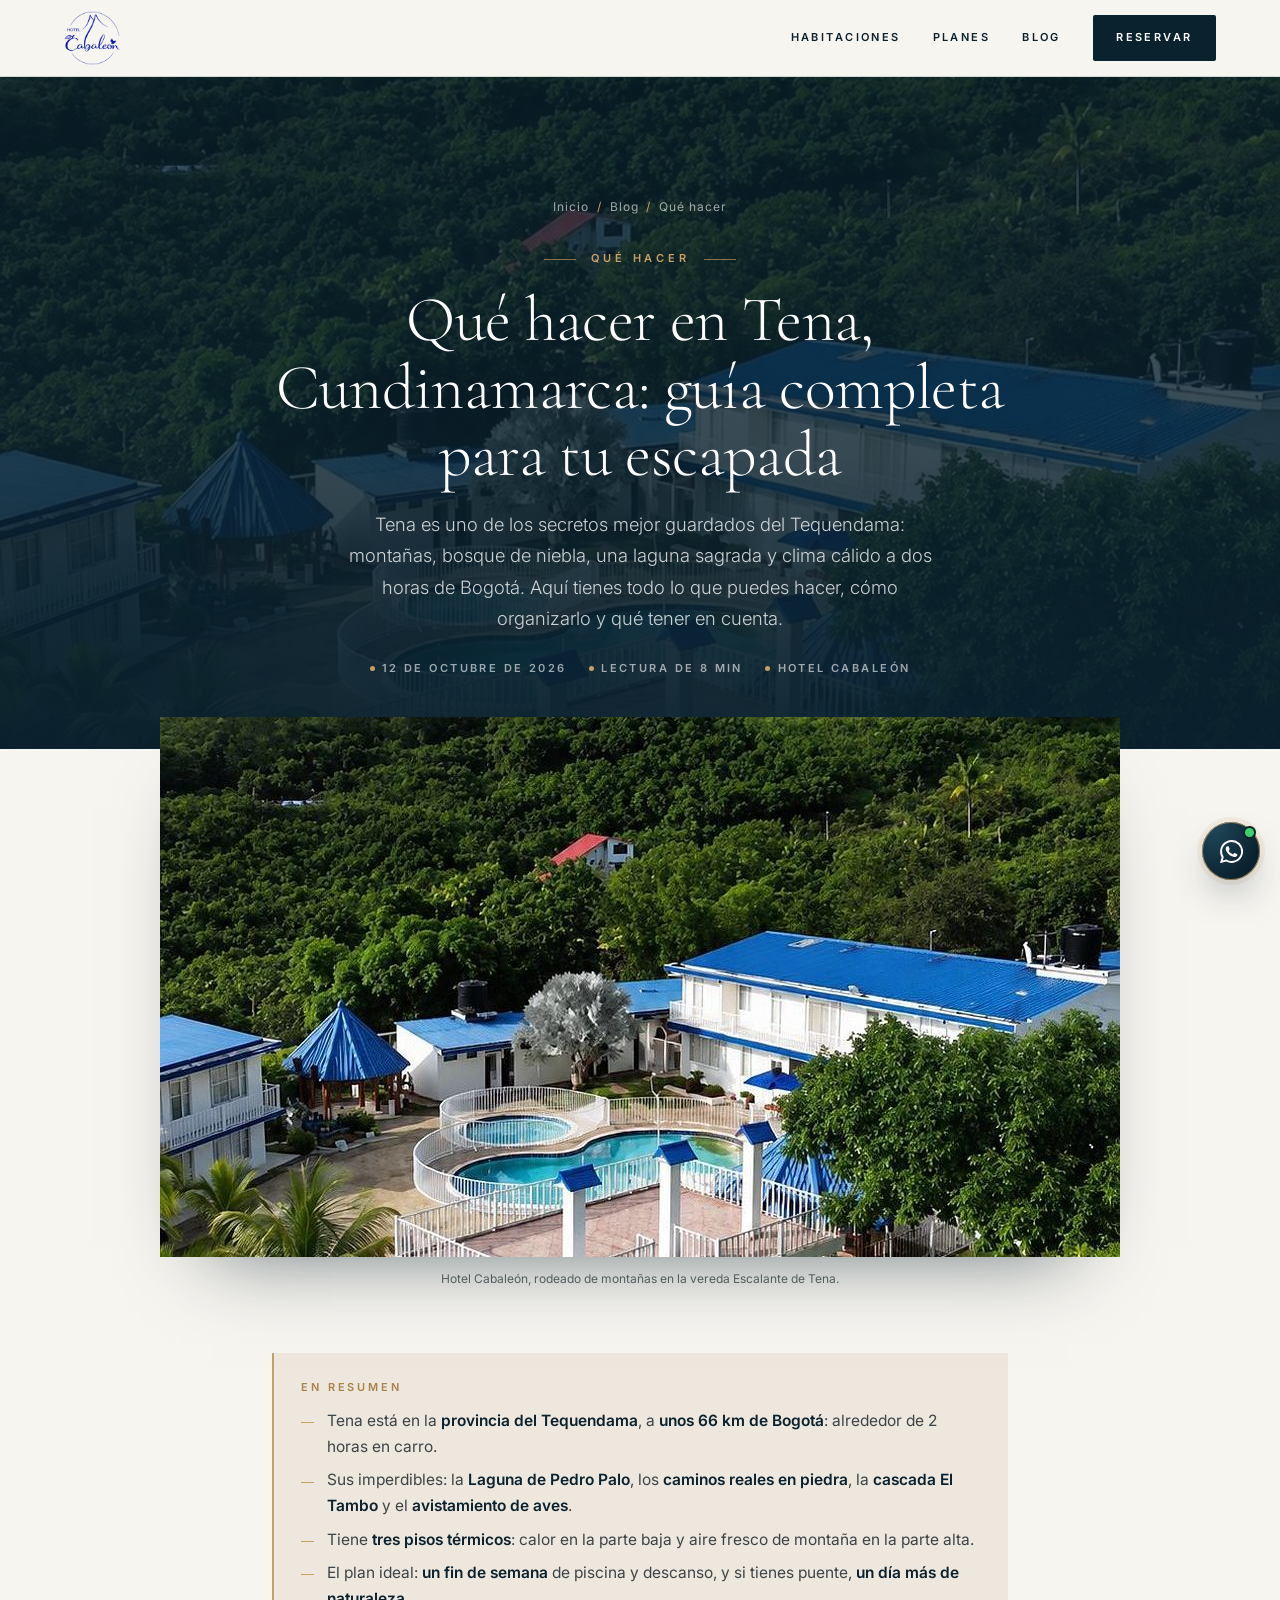
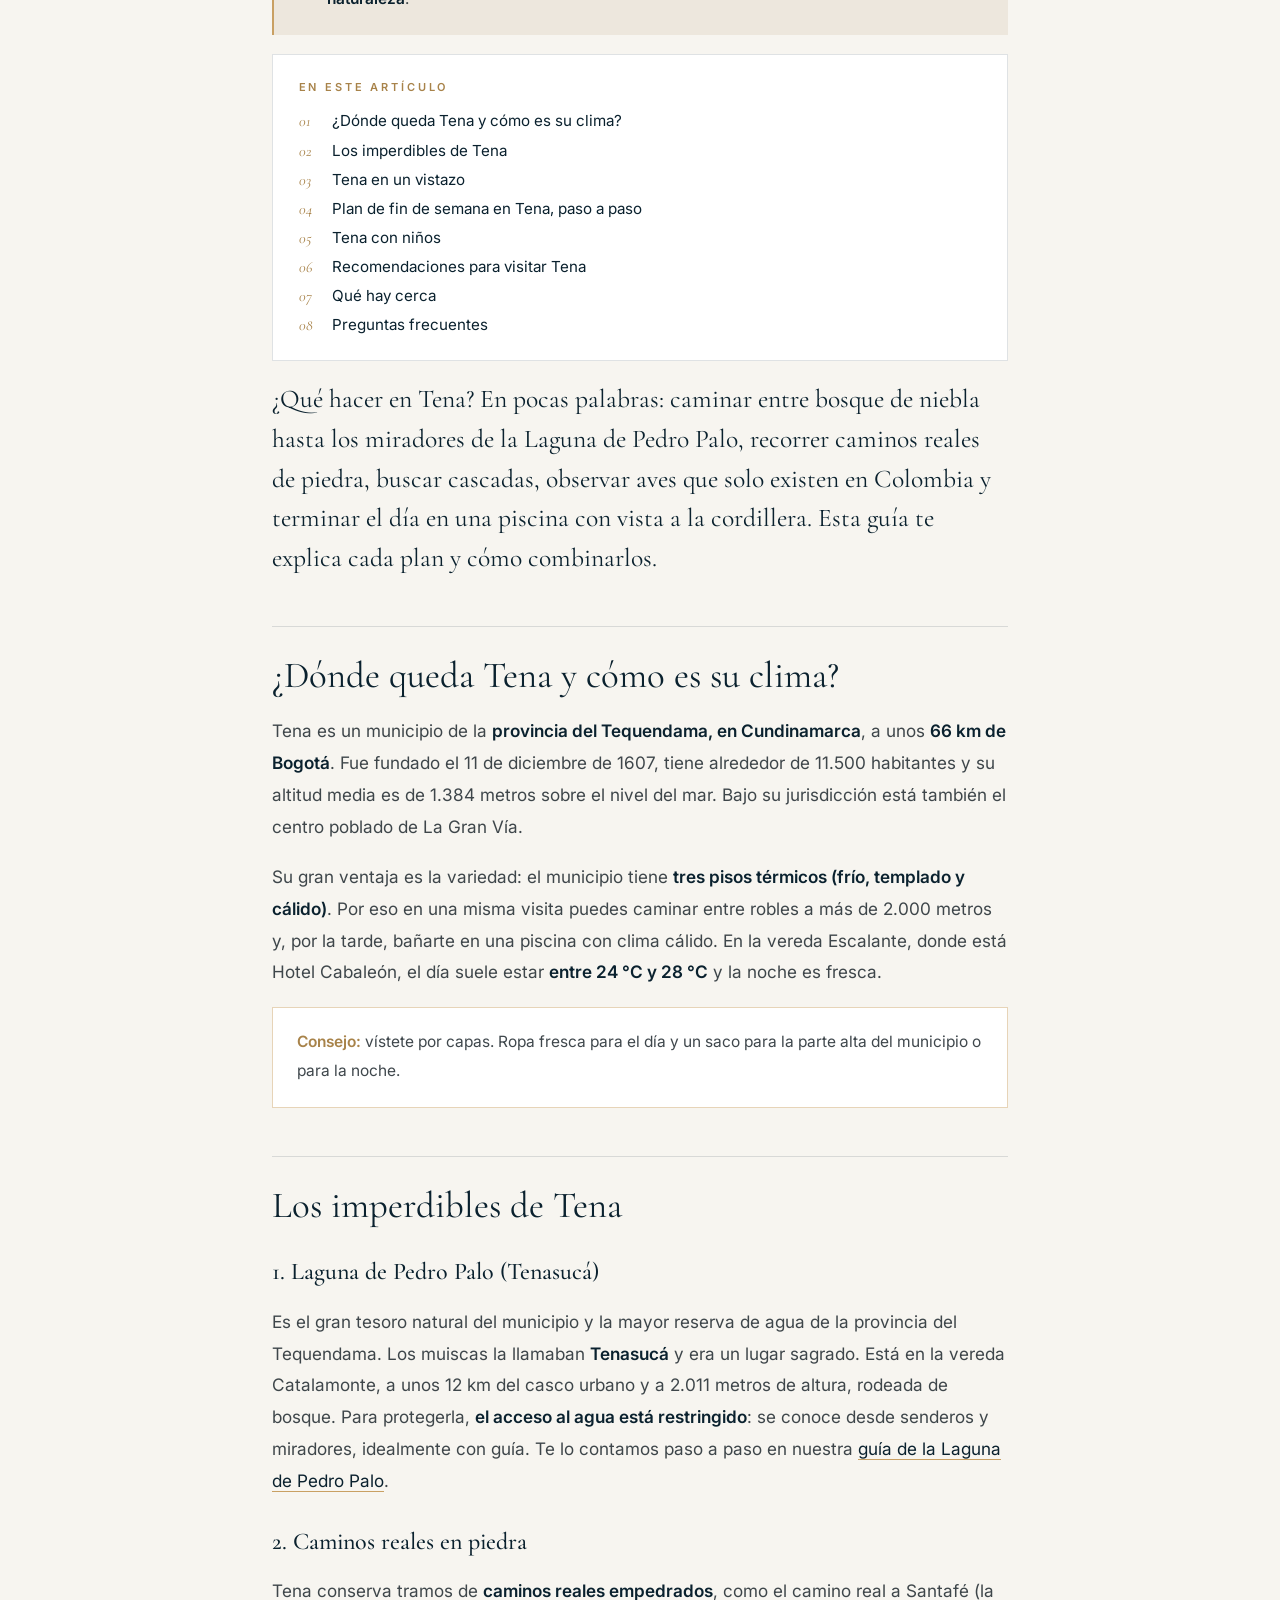
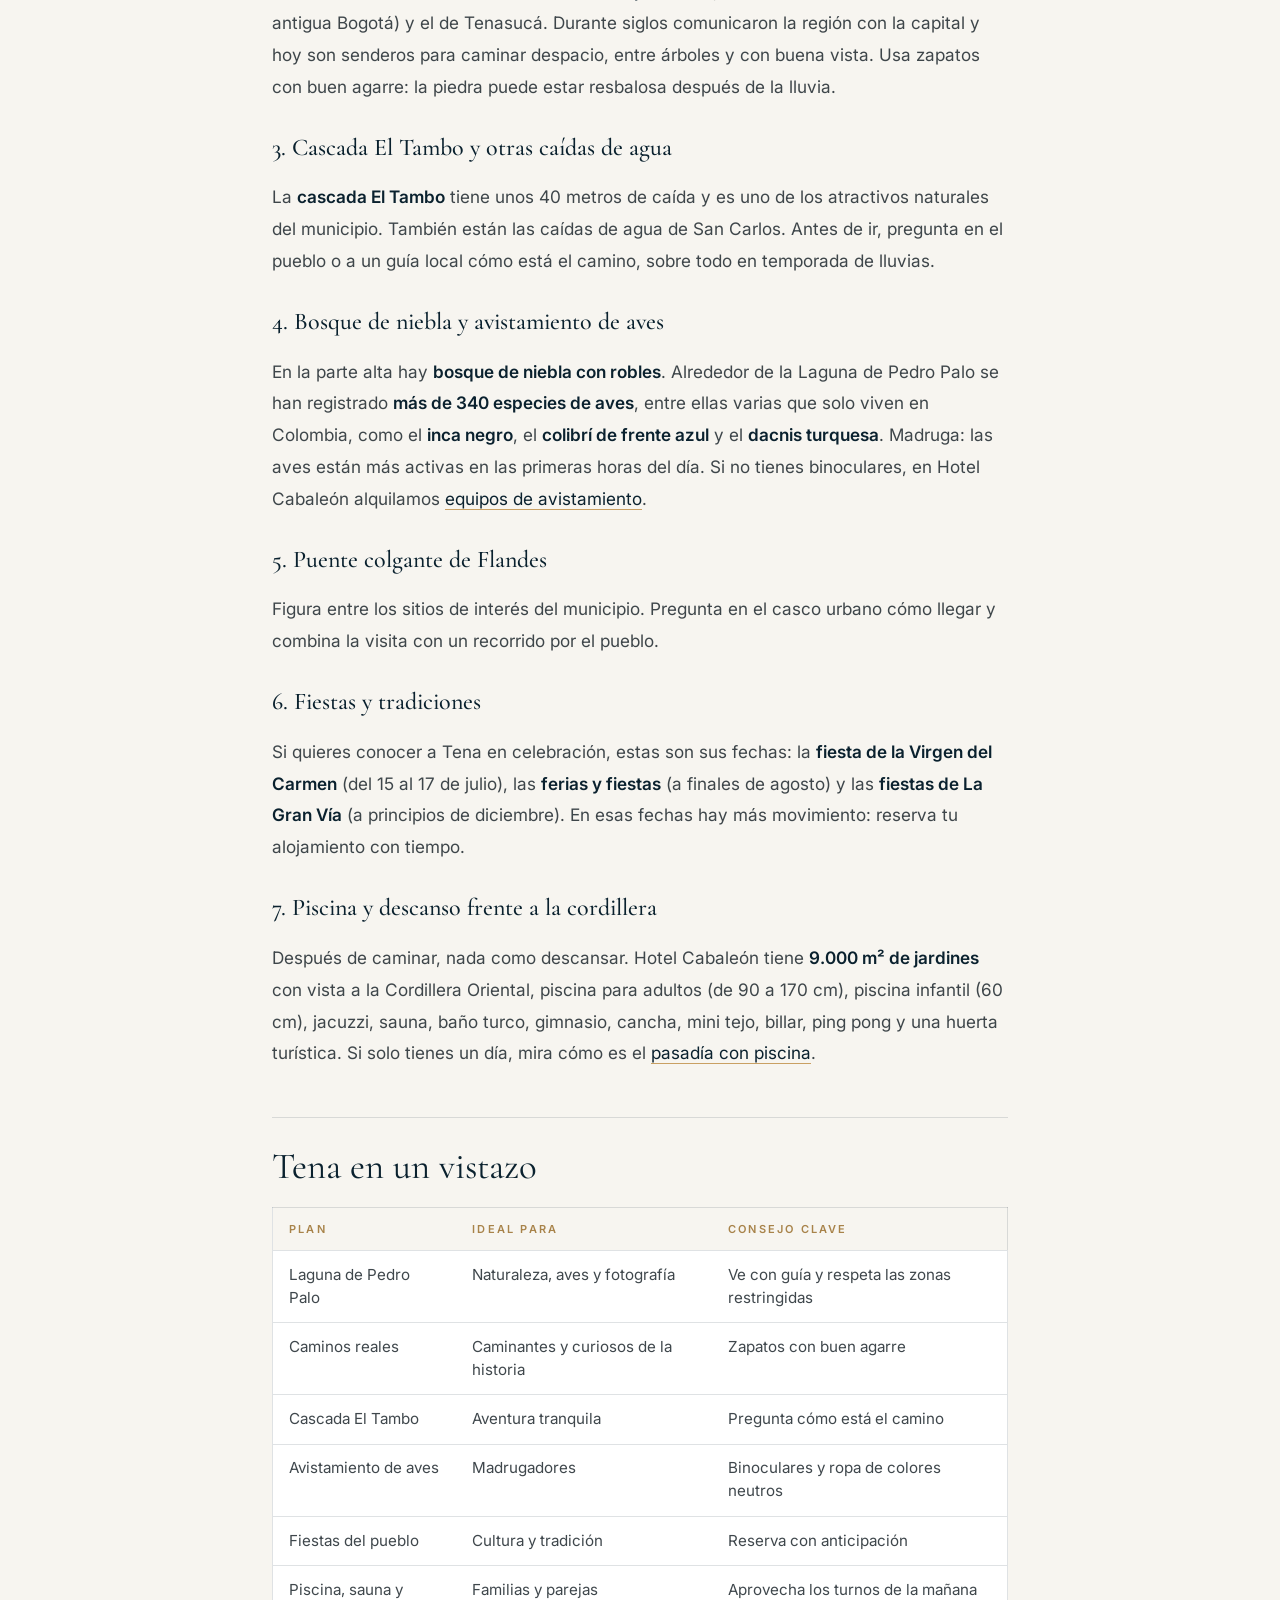
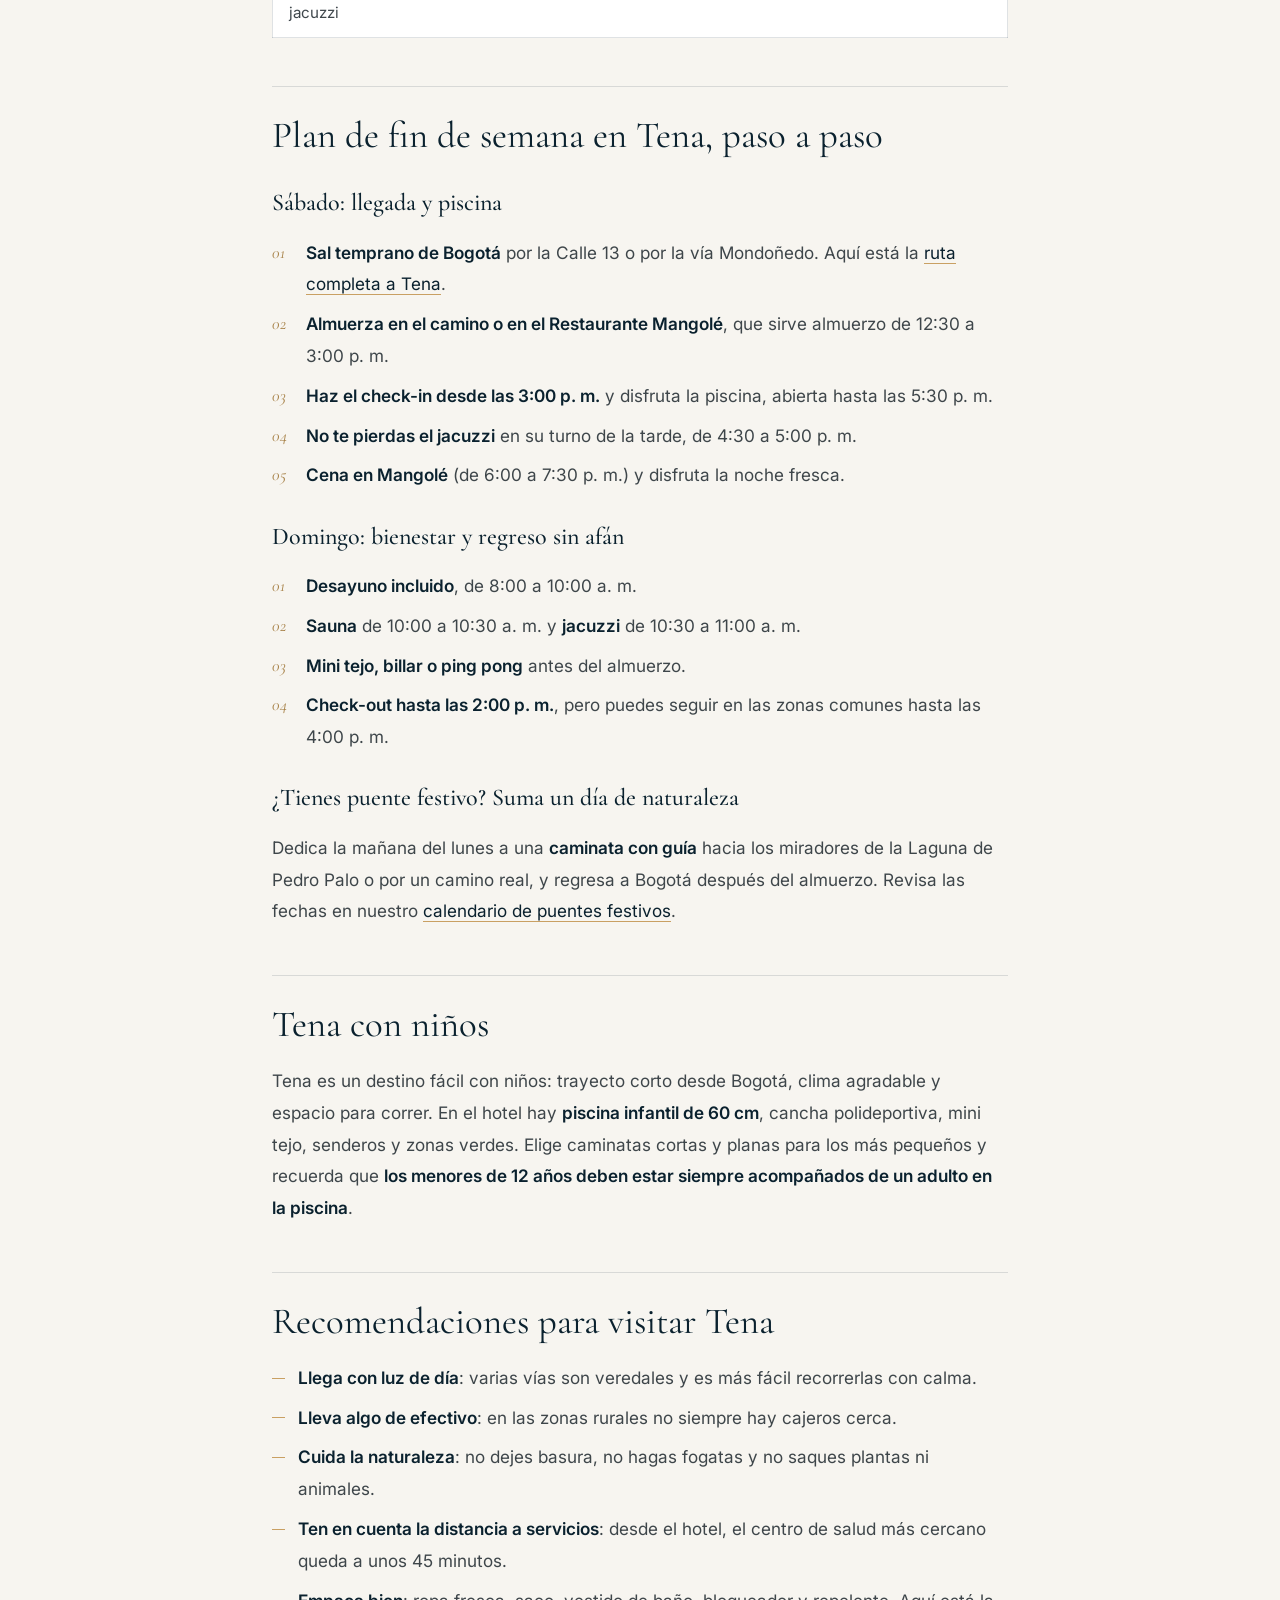
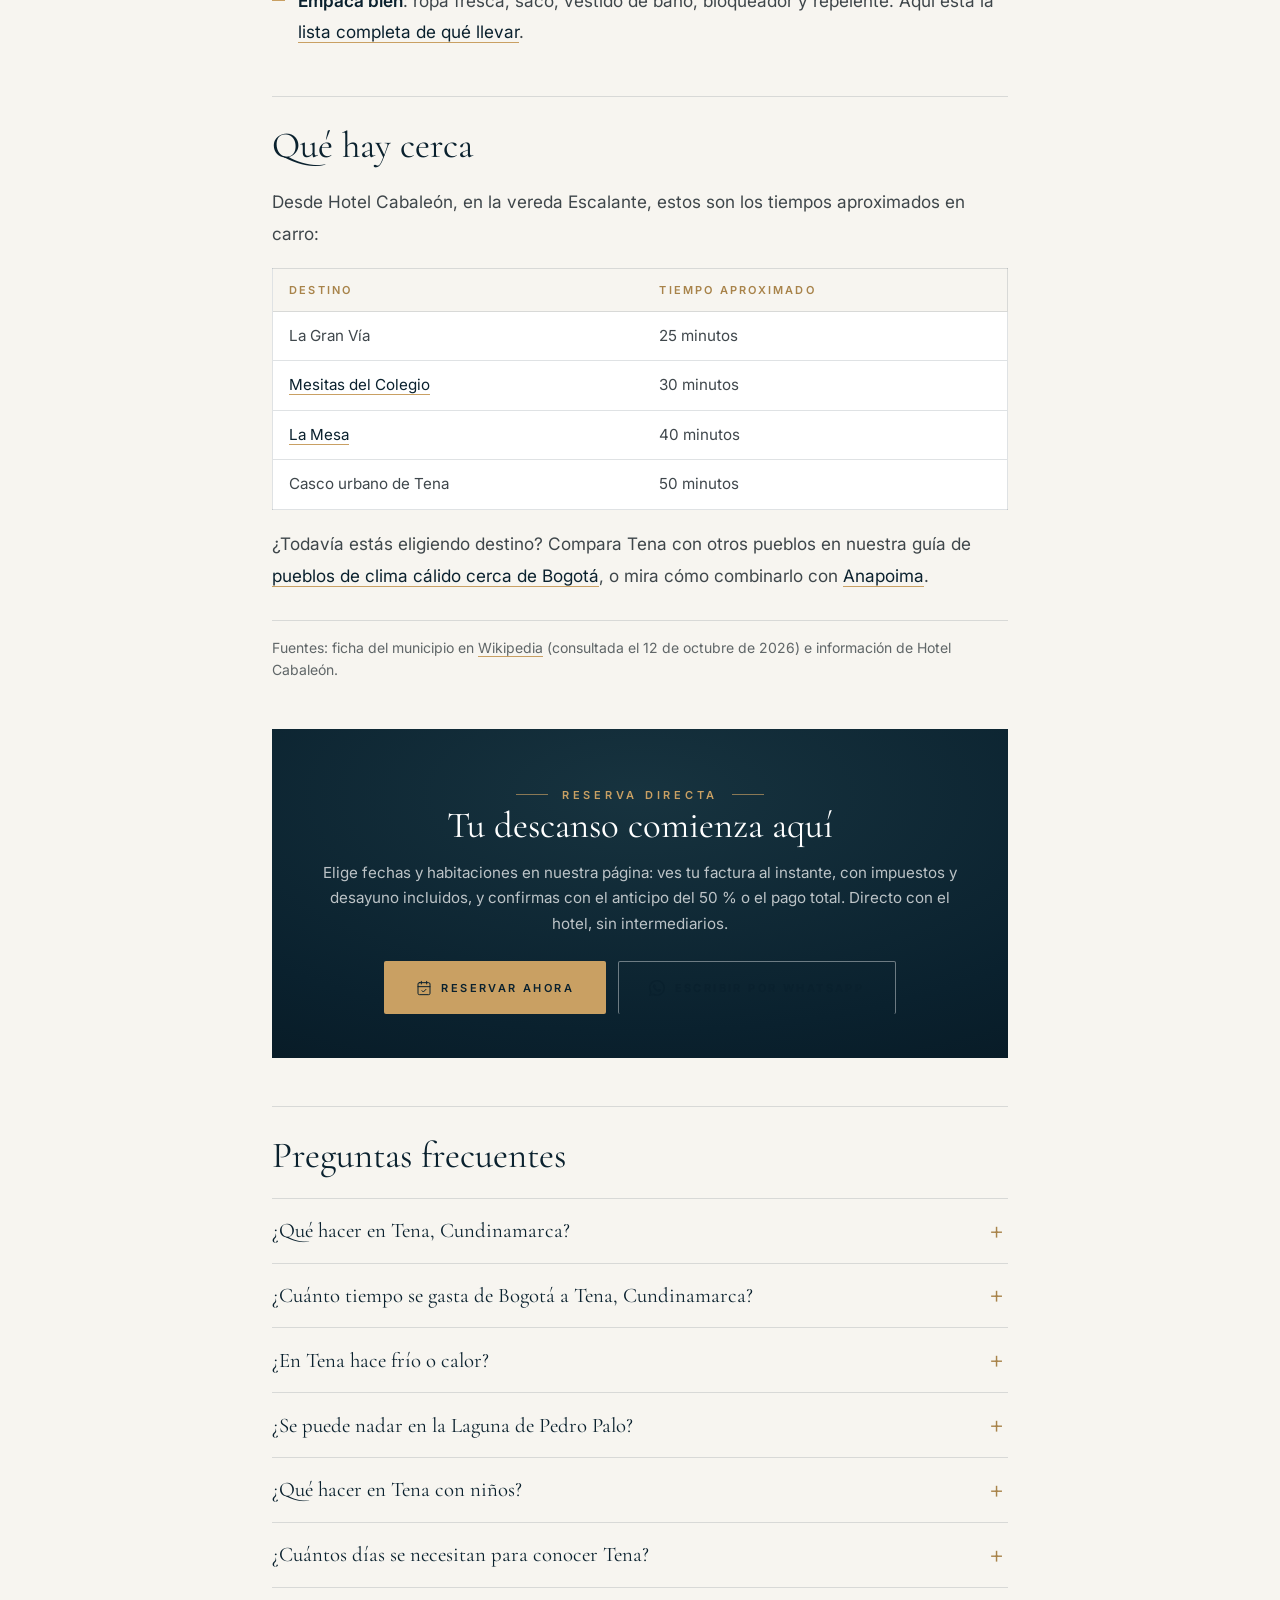
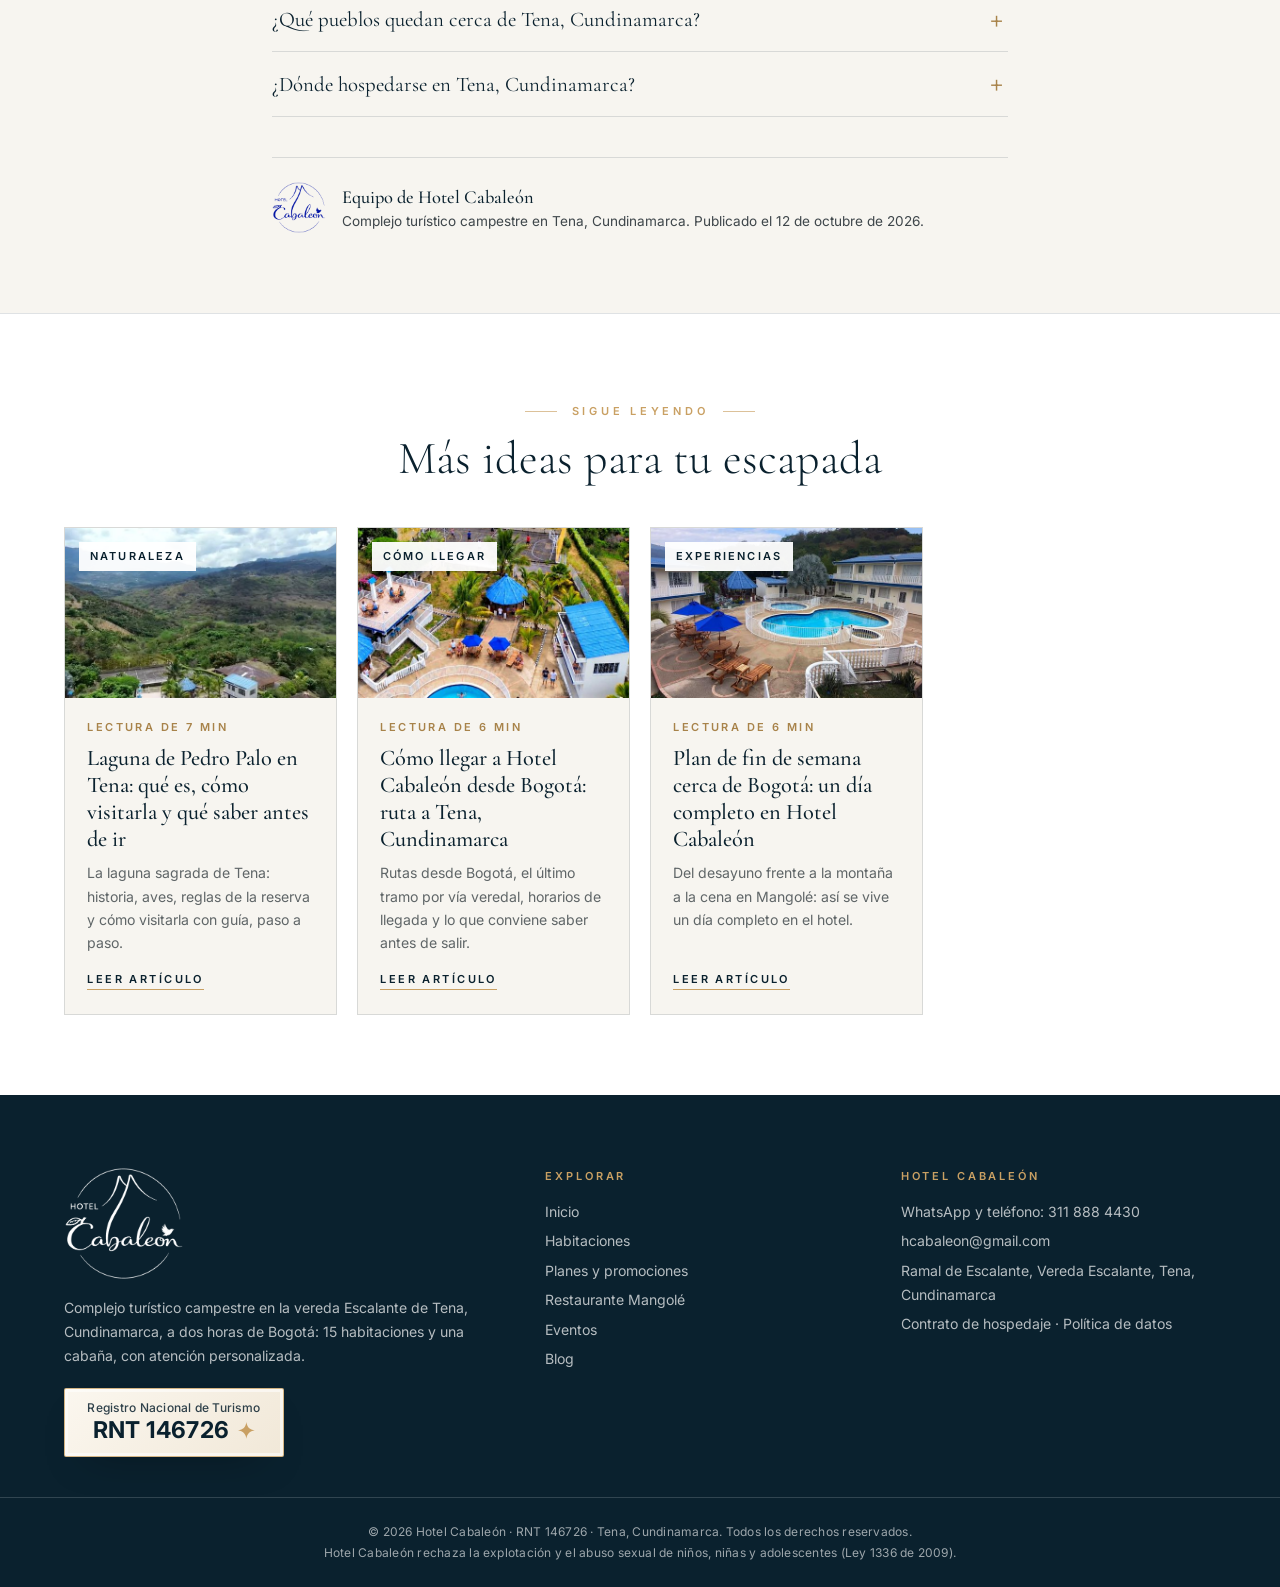
<file: blog-que-hacer-en-tena-cundinamarca.html>
<!DOCTYPE html>
<html lang="es-CO">
<head>
    <meta charset="UTF-8">
    <meta name="viewport" content="width=device-width, initial-scale=1.0">
    <title>Qué hacer en Tena, Cundinamarca: guía 2026 | Hotel Cabaleón</title>
    <meta name="description" content="Qué hacer en Tena, Cundinamarca: Laguna de Pedro Palo, cascadas, caminos reales, aves y piscina, a 2 horas de Bogotá. Incluye plan de 2 días y consejos.">
    <meta name="robots" content="index, follow, max-image-preview:large">
    <link rel="canonical" href="https://www.cabaleonhotel.com/blog-que-hacer-en-tena-cundinamarca.html">
    <meta name="theme-color" content="#0A212E">
    <link rel="icon" type="image/png" href="favicon.png">
    <link rel="apple-touch-icon" href="apple-touch-icon.png">

    <!-- Open Graph y redes -->
    <meta property="og:type" content="article">
    <meta property="og:locale" content="es_CO">
    <meta property="og:site_name" content="Hotel Cabaleón">
    <meta property="og:title" content="Qué hacer en Tena, Cundinamarca: guía completa para tu escapada">
    <meta property="og:description" content="Qué hacer en Tena, Cundinamarca: Laguna de Pedro Palo, cascadas, caminos reales, aves y piscina, a 2 horas de Bogotá. Incluye plan de 2 días y consejos.">
    <meta property="og:url" content="https://www.cabaleonhotel.com/blog-que-hacer-en-tena-cundinamarca.html">
    <meta property="og:image" content="https://www.cabaleonhotel.com/blog-que-hacer-en-tena.jpg">
    <meta property="og:image:width" content="961">
    <meta property="og:image:height" content="540">
    <meta property="og:image:alt" content="Hotel Cabaleón entre montañas verdes en Tena, Cundinamarca: edificios de techo azul, kioscos y piscina">
    <meta property="article:published_time" content="2026-10-08">
    <meta property="article:modified_time" content="2026-11-06">
    <meta property="article:section" content="Qué hacer">
    <meta name="twitter:card" content="summary_large_image">

    <link rel="preconnect" href="https://fonts.googleapis.com">
    <link rel="preconnect" href="https://fonts.gstatic.com" crossorigin>
    <link href="https://fonts.googleapis.com/css2?family=Cormorant+Garamond:ital,wght@0,300;0,400;0,500;1,300;1,400&family=Inter:wght@300;400;500;600&display=swap" rel="stylesheet">
    <link rel="stylesheet" href="blog.css">
    <link rel="preload" as="image" href="blog-que-hacer-en-tena.jpg">

    <script type="application/ld+json">
{
  "@context": "https://schema.org",
  "@graph": [
    {
      "@type": "BlogPosting",
      "@id": "https://www.cabaleonhotel.com/blog-que-hacer-en-tena-cundinamarca.html#articulo",
      "headline": "Qué hacer en Tena, Cundinamarca: guía completa para tu escapada",
      "description": "Qué hacer en Tena, Cundinamarca: Laguna de Pedro Palo, cascadas, caminos reales, aves y piscina, a 2 horas de Bogotá. Incluye plan de 2 días y consejos.",
      "image": {
        "@type": "ImageObject",
        "url": "https://www.cabaleonhotel.com/blog-que-hacer-en-tena.jpg",
        "width": 961,
        "height": 540
      },
      "datePublished": "2026-10-12",
      "dateModified": "2026-11-06",
      "inLanguage": "es-CO",
      "author": {
        "@id": "https://www.cabaleonhotel.com/#organizacion"
      },
      "publisher": {
        "@id": "https://www.cabaleonhotel.com/#organizacion"
      },
      "mainEntityOfPage": {
        "@type": "WebPage",
        "@id": "https://www.cabaleonhotel.com/blog-que-hacer-en-tena-cundinamarca.html"
      },
      "isPartOf": {
        "@type": "Blog",
        "@id": "https://www.cabaleonhotel.com/blog.html#blog",
        "name": "Blog de Hotel Cabaleón"
      },
      "articleSection": "Qué hacer",
      "keywords": [
        "qué hacer en Tena Cundinamarca",
        "Tena Cundinamarca turismo",
        "sitios turísticos de Tena",
        "planes en Tena Cundinamarca",
        "clima en Tena Cundinamarca",
        "escapada cerca de Bogotá"
      ],
      "wordCount": 1520,
      "about": {
        "@type": "Hotel",
        "@id": "https://www.cabaleonhotel.com/#hotel",
        "name": "Hotel Cabaleón"
      }
    },
    {
      "@type": "Organization",
      "@id": "https://www.cabaleonhotel.com/#organizacion",
      "name": "Hotel Cabaleón",
      "url": "https://www.cabaleonhotel.com/",
      "logo": {
        "@type": "ImageObject",
        "url": "https://www.cabaleonhotel.com/logo-azul.png",
        "width": 640,
        "height": 607
      },
      "telephone": "+57 311 888 4430",
      "email": "hcabaleon@gmail.com",
      "sameAs": [
        "https://www.instagram.com/cabaleonhoteltena/",
        "https://www.facebook.com/p/Hotel-Cabale%C3%B3n-61590948779933/",
        "https://www.tiktok.com/@hotelcabaleon",
        "https://www.youtube.com/channel/UCIRMiAbiIO9L_ZY6kxFHxnQ"
      ]
    },
    {
      "@type": "BreadcrumbList",
      "itemListElement": [
        {
          "@type": "ListItem",
          "position": 1,
          "name": "Inicio",
          "item": "https://www.cabaleonhotel.com/"
        },
        {
          "@type": "ListItem",
          "position": 2,
          "name": "Blog",
          "item": "https://www.cabaleonhotel.com/blog.html"
        },
        {
          "@type": "ListItem",
          "position": 3,
          "name": "Qué hacer en Tena, Cundinamarca: guía completa para tu escapada",
          "item": "https://www.cabaleonhotel.com/blog-que-hacer-en-tena-cundinamarca.html"
        }
      ]
    },
    {
      "@type": "FAQPage",
      "mainEntity": [
        {
          "@type": "Question",
          "name": "¿Qué hacer en Tena, Cundinamarca?",
          "acceptedAnswer": {
            "@type": "Answer",
            "text": "Visitar los miradores de la Laguna de Pedro Palo, recorrer caminos reales en piedra, conocer la cascada El Tambo, observar aves en el bosque de niebla y descansar en una piscina con vista a la cordillera."
          }
        },
        {
          "@type": "Question",
          "name": "¿Cuánto tiempo se gasta de Bogotá a Tena, Cundinamarca?",
          "acceptedAnswer": {
            "@type": "Answer",
            "text": "Alrededor de 2 horas en carro, según el tráfico, saliendo por la Calle 13 o por la vía Mondoñedo. Tena está a unos 66 km de Bogotá."
          }
        },
        {
          "@type": "Question",
          "name": "¿En Tena hace frío o calor?",
          "acceptedAnswer": {
            "@type": "Answer",
            "text": "Depende de la zona, porque Tena tiene tres pisos térmicos. En la parte baja, como la vereda Escalante, el día está entre 24 °C y 28 °C; en la parte alta, cerca de la Laguna de Pedro Palo (a más de 2.000 metros), es más fresco."
          }
        },
        {
          "@type": "Question",
          "name": "¿Se puede nadar en la Laguna de Pedro Palo?",
          "acceptedAnswer": {
            "@type": "Answer",
            "text": "No. Es una reserva protegida y el acceso al agua está restringido. Se conoce desde senderos y miradores, idealmente con guía."
          }
        },
        {
          "@type": "Question",
          "name": "¿Qué hacer en Tena con niños?",
          "acceptedAnswer": {
            "@type": "Answer",
            "text": "Piscina infantil, caminatas cortas, cancha, mini tejo y zonas verdes. Los menores de 12 años deben estar siempre acompañados de un adulto en la piscina."
          }
        },
        {
          "@type": "Question",
          "name": "¿Cuántos días se necesitan para conocer Tena?",
          "acceptedAnswer": {
            "@type": "Answer",
            "text": "Un fin de semana alcanza para descansar y conocer lo esencial. Con un puente festivo puedes sumar un día de caminata con guía."
          }
        },
        {
          "@type": "Question",
          "name": "¿Qué pueblos quedan cerca de Tena, Cundinamarca?",
          "acceptedAnswer": {
            "@type": "Answer",
            "text": "Tena limita con La Mesa y con El Colegio, cuya cabecera es Mesitas del Colegio. Desde la vereda Escalante, donde está Hotel Cabaleón, La Gran Vía queda a 25 minutos, Mesitas del Colegio a 30 y La Mesa a 40; Anapoima, a cerca de una hora."
          }
        },
        {
          "@type": "Question",
          "name": "¿Dónde hospedarse en Tena, Cundinamarca?",
          "acceptedAnswer": {
            "@type": "Answer",
            "text": "En Hotel Cabaleón, un hotel campestre en la vereda Escalante de Tena con 15 habitaciones y una cabaña, piscinas, jacuzzi, restaurante y desayuno incluido, entre $250.000 y $450.000 por noche."
          }
        }
      ]
    }
  ]
}
    </script>
</head>
<body data-pagina="blog/que-hacer-en-tena" data-articulo="que-hacer-en-tena">
    <header class="cabecera">
        <div class="envoltura">
            <a href="index.html" class="cabecera-logo" aria-label="Hotel Cabaleón, ir al inicio"><img src="logo-azul.png" alt="Hotel Cabaleón" width="640" height="607"></a>
            <nav aria-label="Principal">
                <a href="index.html#habitaciones" class="enlace solo-amplio">Habitaciones</a>
                <a href="index.html#planes" class="enlace solo-amplio">Planes</a>
                <a href="blog.html" class="enlace">Blog</a>
                <a href="index.html#reservar" class="boton boton-tinta">Reservar</a>
            </nav>
        </div>
    </header>

    <main>
        <article>
            <header class="portada">
                <img class="portada-foto" src="blog-que-hacer-en-tena.jpg" alt="" width="961" height="540" fetchpriority="high">
                <div class="columna">
                    <nav aria-label="Ruta de navegación">
                        <ol class="migas">
                            <li><a href="index.html">Inicio</a></li>
                            <li><a href="blog.html">Blog</a></li>
                            <li aria-current="page">Qué hacer</li>
                        </ol>
                    </nav>
                    <span class="ceja centrada">Qué hacer</span>
                    <h1>Qué hacer en Tena, Cundinamarca: guía completa para tu escapada</h1>
                    <p class="bajada">Tena es uno de los secretos mejor guardados del Tequendama: montañas, bosque de niebla, una laguna sagrada y clima cálido a dos horas de Bogotá. Aquí tienes todo lo que puedes hacer, cómo organizarlo y qué tener en cuenta.</p>
                    <p class="datos-articulo"><span><time datetime="2026-10-12">12 de octubre de 2026</time></span><span>Lectura de 8 min</span><span>Hotel Cabaleón</span></p>
                </div>
            </header>

            <figure class="foto-principal">
                <img src="blog-que-hacer-en-tena.jpg" alt="Hotel Cabaleón entre montañas verdes en Tena, Cundinamarca: edificios de techo azul, kioscos y piscina" width="961" height="540">
                <figcaption>Hotel Cabaleón, rodeado de montañas en la vereda Escalante de Tena.</figcaption>
            </figure>

            <div class="columna articulo" data-texto>
                <aside class="resumen" aria-label="En resumen">
                    <p class="titulo-caja">En resumen</p>
                    <ul><li>Tena está en la <strong>provincia del Tequendama</strong>, a <strong>unos 66 km de Bogotá</strong>: alrededor de 2 horas en carro.</li><li>Sus imperdibles: la <strong>Laguna de Pedro Palo</strong>, los <strong>caminos reales en piedra</strong>, la <strong>cascada El Tambo</strong> y el <strong>avistamiento de aves</strong>.</li><li>Tiene <strong>tres pisos térmicos</strong>: calor en la parte baja y aire fresco de montaña en la parte alta.</li><li>El plan ideal: <strong>un fin de semana</strong> de piscina y descanso, y si tienes puente, <strong>un día más de naturaleza</strong>.</li></ul>
                </aside>
                <nav class="indice" aria-label="Contenido del artículo">
                    <p>En este artículo</p>
                    <ol><li><a href="#donde-queda">¿Dónde queda Tena y cómo es su clima?</a></li><li><a href="#imperdibles">Los imperdibles de Tena</a></li><li><a href="#en-un-vistazo">Tena en un vistazo</a></li><li><a href="#plan">Plan de fin de semana en Tena, paso a paso</a></li><li><a href="#con-ninos">Tena con niños</a></li><li><a href="#recomendaciones">Recomendaciones para visitar Tena</a></li><li><a href="#cerca">Qué hay cerca</a></li><li><a href="#preguntas">Preguntas frecuentes</a></li></ol>
                </nav>

<p class="entrada">¿Qué hacer en Tena? En pocas palabras: caminar entre bosque de niebla hasta los miradores de la Laguna de Pedro Palo, recorrer caminos reales de piedra, buscar cascadas, observar aves que solo existen en Colombia y terminar el día en una piscina con vista a la cordillera. Esta guía te explica cada plan y cómo combinarlos.</p>

<h2 id="donde-queda">¿Dónde queda Tena y cómo es su clima?</h2>
<p>Tena es un municipio de la <strong>provincia del Tequendama, en Cundinamarca</strong>, a unos <strong>66 km de Bogotá</strong>. Fue fundado el 11 de diciembre de 1607, tiene alrededor de 11.500 habitantes y su altitud media es de 1.384 metros sobre el nivel del mar. Bajo su jurisdicción está también el centro poblado de La Gran Vía.</p>
<p>Su gran ventaja es la variedad: el municipio tiene <strong>tres pisos térmicos (frío, templado y cálido)</strong>. Por eso en una misma visita puedes caminar entre robles a más de 2.000 metros y, por la tarde, bañarte en una piscina con clima cálido. En la vereda Escalante, donde está Hotel Cabaleón, el día suele estar <strong>entre 24 °C y 28 °C</strong> y la noche es fresca.</p>
<div class="consejo"><strong>Consejo:</strong> vístete por capas. Ropa fresca para el día y un saco para la parte alta del municipio o para la noche.</div>

<h2 id="imperdibles">Los imperdibles de Tena</h2>
<h3>1. Laguna de Pedro Palo (Tenasucá)</h3>
<p>Es el gran tesoro natural del municipio y la mayor reserva de agua de la provincia del Tequendama. Los muiscas la llamaban <strong>Tenasucá</strong> y era un lugar sagrado. Está en la vereda Catalamonte, a unos 12 km del casco urbano y a 2.011 metros de altura, rodeada de bosque. Para protegerla, <strong>el acceso al agua está restringido</strong>: se conoce desde senderos y miradores, idealmente con guía. Te lo contamos paso a paso en nuestra <a href="blog-laguna-de-pedro-palo-tena.html">guía de la Laguna de Pedro Palo</a>.</p>
<h3>2. Caminos reales en piedra</h3>
<p>Tena conserva tramos de <strong>caminos reales empedrados</strong>, como el camino real a Santafé (la antigua Bogotá) y el de Tenasucá. Durante siglos comunicaron la región con la capital y hoy son senderos para caminar despacio, entre árboles y con buena vista. Usa zapatos con buen agarre: la piedra puede estar resbalosa después de la lluvia.</p>
<h3>3. Cascada El Tambo y otras caídas de agua</h3>
<p>La <strong>cascada El Tambo</strong> tiene unos 40 metros de caída y es uno de los atractivos naturales del municipio. También están las caídas de agua de San Carlos. Antes de ir, pregunta en el pueblo o a un guía local cómo está el camino, sobre todo en temporada de lluvias.</p>
<h3>4. Bosque de niebla y avistamiento de aves</h3>
<p>En la parte alta hay <strong>bosque de niebla con robles</strong>. Alrededor de la Laguna de Pedro Palo se han registrado <strong>más de 340 especies de aves</strong>, entre ellas varias que solo viven en Colombia, como el <strong>inca negro</strong>, el <strong>colibrí de frente azul</strong> y el <strong>dacnis turquesa</strong>. Madruga: las aves están más activas en las primeras horas del día. Si no tienes binoculares, en Hotel Cabaleón alquilamos <a href="index.html#servicios">equipos de avistamiento</a>.</p>
<h3>5. Puente colgante de Flandes</h3>
<p>Figura entre los sitios de interés del municipio. Pregunta en el casco urbano cómo llegar y combina la visita con un recorrido por el pueblo.</p>
<h3>6. Fiestas y tradiciones</h3>
<p>Si quieres conocer a Tena en celebración, estas son sus fechas: la <strong>fiesta de la Virgen del Carmen</strong> (del 15 al 17 de julio), las <strong>ferias y fiestas</strong> (a finales de agosto) y las <strong>fiestas de La Gran Vía</strong> (a principios de diciembre). En esas fechas hay más movimiento: reserva tu alojamiento con tiempo.</p>
<h3>7. Piscina y descanso frente a la cordillera</h3>
<p>Después de caminar, nada como descansar. Hotel Cabaleón tiene <strong>9.000 m² de jardines</strong> con vista a la Cordillera Oriental, piscina para adultos (de 90 a 170 cm), piscina infantil (60 cm), jacuzzi, sauna, baño turco, gimnasio, cancha, mini tejo, billar, ping pong y una huerta turística. Si solo tienes un día, mira cómo es el <a href="blog-pasadia-cerca-de-bogota.html">pasadía con piscina</a>.</p>

<h2 id="en-un-vistazo">Tena en un vistazo</h2>
<div class="tabla-envoltura"><table class="tabla">
<thead><tr><th>Plan</th><th>Ideal para</th><th>Consejo clave</th></tr></thead>
<tbody>
<tr><td>Laguna de Pedro Palo</td><td>Naturaleza, aves y fotografía</td><td>Ve con guía y respeta las zonas restringidas</td></tr>
<tr><td>Caminos reales</td><td>Caminantes y curiosos de la historia</td><td>Zapatos con buen agarre</td></tr>
<tr><td>Cascada El Tambo</td><td>Aventura tranquila</td><td>Pregunta cómo está el camino</td></tr>
<tr><td>Avistamiento de aves</td><td>Madrugadores</td><td>Binoculares y ropa de colores neutros</td></tr>
<tr><td>Fiestas del pueblo</td><td>Cultura y tradición</td><td>Reserva con anticipación</td></tr>
<tr><td>Piscina, sauna y jacuzzi</td><td>Familias y parejas</td><td>Aprovecha los turnos de la mañana</td></tr>
</tbody></table></div>

<h2 id="plan">Plan de fin de semana en Tena, paso a paso</h2>
<h3>Sábado: llegada y piscina</h3>
<ol>
<li><strong>Sal temprano de Bogotá</strong> por la Calle 13 o por la vía Mondoñedo. Aquí está la <a href="blog-como-llegar-a-tena-desde-bogota.html">ruta completa a Tena</a>.</li>
<li><strong>Almuerza en el camino o en el Restaurante Mangolé</strong>, que sirve almuerzo de 12:30 a 3:00 p. m.</li>
<li><strong>Haz el check-in desde las 3:00 p. m.</strong> y disfruta la piscina, abierta hasta las 5:30 p. m.</li>
<li><strong>No te pierdas el jacuzzi</strong> en su turno de la tarde, de 4:30 a 5:00 p. m.</li>
<li><strong>Cena en Mangolé</strong> (de 6:00 a 7:30 p. m.) y disfruta la noche fresca.</li>
</ol>
<h3>Domingo: bienestar y regreso sin afán</h3>
<ol>
<li><strong>Desayuno incluido</strong>, de 8:00 a 10:00 a. m.</li>
<li><strong>Sauna</strong> de 10:00 a 10:30 a. m. y <strong>jacuzzi</strong> de 10:30 a 11:00 a. m.</li>
<li><strong>Mini tejo, billar o ping pong</strong> antes del almuerzo.</li>
<li><strong>Check-out hasta las 2:00 p. m.</strong>, pero puedes seguir en las zonas comunes hasta las 4:00 p. m.</li>
</ol>
<h3>¿Tienes puente festivo? Suma un día de naturaleza</h3>
<p>Dedica la mañana del lunes a una <strong>caminata con guía</strong> hacia los miradores de la Laguna de Pedro Palo o por un camino real, y regresa a Bogotá después del almuerzo. Revisa las fechas en nuestro <a href="blog-festivos-y-puentes-2027-colombia.html">calendario de puentes festivos</a>.</p>

<h2 id="con-ninos">Tena con niños</h2>
<p>Tena es un destino fácil con niños: trayecto corto desde Bogotá, clima agradable y espacio para correr. En el hotel hay <strong>piscina infantil de 60 cm</strong>, cancha polideportiva, mini tejo, senderos y zonas verdes. Elige caminatas cortas y planas para los más pequeños y recuerda que <strong>los menores de 12 años deben estar siempre acompañados de un adulto en la piscina</strong>.</p>

<h2 id="recomendaciones">Recomendaciones para visitar Tena</h2>
<ul>
<li><strong>Llega con luz de día</strong>: varias vías son veredales y es más fácil recorrerlas con calma.</li>
<li><strong>Lleva algo de efectivo</strong>: en las zonas rurales no siempre hay cajeros cerca.</li>
<li><strong>Cuida la naturaleza</strong>: no dejes basura, no hagas fogatas y no saques plantas ni animales.</li>
<li><strong>Ten en cuenta la distancia a servicios</strong>: desde el hotel, el centro de salud más cercano queda a unos 45 minutos.</li>
<li><strong>Empaca bien</strong>: ropa fresca, saco, vestido de baño, bloqueador y repelente. Aquí está la <a href="blog-que-llevar-a-clima-calido.html">lista completa de qué llevar</a>.</li>
</ul>

<h2 id="cerca">Qué hay cerca</h2>
<p>Desde Hotel Cabaleón, en la vereda Escalante, estos son los tiempos aproximados en carro:</p>
<div class="tabla-envoltura"><table class="tabla">
<thead><tr><th>Destino</th><th>Tiempo aproximado</th></tr></thead>
<tbody>
<tr><td>La Gran Vía</td><td>25 minutos</td></tr>
<tr><td><a href="blog-hotel-cerca-de-mesitas-del-colegio.html">Mesitas del Colegio</a></td><td>30 minutos</td></tr>
<tr><td><a href="blog-hotel-cerca-de-la-mesa-cundinamarca.html">La Mesa</a></td><td>40 minutos</td></tr>
<tr><td>Casco urbano de Tena</td><td>50 minutos</td></tr>
</tbody></table></div>
<p>¿Todavía estás eligiendo destino? Compara Tena con otros pueblos en nuestra guía de <a href="blog-pueblos-de-clima-calido-cerca-de-bogota.html">pueblos de clima cálido cerca de Bogotá</a>, o mira cómo combinarlo con <a href="blog-hotel-cerca-de-anapoima.html">Anapoima</a>.</p>
<p class="fuentes">Fuentes: ficha del municipio en <a href="https://es.wikipedia.org/wiki/Tena_(Cundinamarca)" target="_blank" rel="noopener">Wikipedia</a> (consultada el 12 de octubre de 2026) e información de Hotel Cabaleón.</p>

                <section class="llamado" aria-label="Reservar en Hotel Cabaleón">
                    <span class="ceja centrada">Reserva directa</span>
                    <h2>Tu descanso comienza aquí</h2>
                    <p>Elige fechas y habitaciones en nuestra página: ves tu factura al instante, con impuestos y desayuno incluidos, y confirmas con el anticipo del 50 % o el pago total. Directo con el hotel, sin intermediarios.</p>
                    <div class="acciones">
                        <a href="index.html#reservar" class="boton boton-dorado"><svg viewBox="0 0 24 24" fill="none" stroke="currentColor" stroke-width="1.5" stroke-linecap="round" stroke-linejoin="round" aria-hidden="true"><rect x="3" y="4" width="18" height="18" rx="2"/><path d="M16 2v4M8 2v4M3 10h18M9 16l2 2 4-4"/></svg> Reservar ahora</a>
                        <a href="https://wa.me/573118884430?text=%C2%A1Hola%21%20Le%C3%AD%20el%20art%C3%ADculo%20%C2%ABQu%C3%A9%20hacer%20en%20Tena%2C%20Cundinamarca%3A%20gu%C3%ADa%20completa%20para%20tu%20escapada%C2%BB%20y%20quiero%20m%C3%A1s%20informaci%C3%B3n." target="_blank" rel="noopener" class="boton boton-claro"><svg viewBox="0 0 16 16" fill="currentColor" aria-hidden="true"><path d="M13.601 2.326A7.854 7.854 0 0 0 7.994 0C3.627 0 .068 3.558.064 7.926c0 1.399.366 2.76 1.057 3.965L0 16l4.204-1.102a7.933 7.933 0 0 0 3.79.965h.004c4.368 0 7.926-3.558 7.93-7.93A7.898 7.898 0 0 0 13.6 2.326zM7.994 14.521a6.573 6.573 0 0 1-3.356-.92l-.24-.144-2.494.654.666-2.433-.156-.251a6.56 6.56 0 0 1-1.007-3.505c0-3.626 2.957-6.584 6.591-6.584a6.56 6.56 0 0 1 4.66 1.931 6.557 6.557 0 0 1 1.928 4.66c-.004 3.639-2.961 6.592-6.592 6.592zm3.615-4.934c-.197-.099-1.17-.578-1.353-.646-.182-.065-.315-.099-.445.099-.133.197-.513.646-.627.775-.114.133-.232.148-.43.05-.197-.1-.836-.308-1.592-.985-.59-.525-.985-1.175-1.103-1.372-.114-.198-.011-.304.088-.403.087-.088.197-.232.296-.346.1-.114.133-.198.198-.33.065-.134.034-.248-.015-.347-.05-.099-.445-1.076-.612-1.47-.16-.389-.323-.335-.445-.34-.114-.007-.247-.007-.38-.007a.729.729 0 0 0-.529.247c-.182.198-.691.677-.691 1.654 0 .977.71 1.916.81 2.049.098.133 1.394 2.132 3.383 2.992.47.205.84.326 1.129.418.475.152.904.129 1.246.08.38-.058 1.171-.48 1.338-.943.164-.464.164-.86.114-.943-.049-.084-.182-.133-.38-.232z"/></svg> Escribir por WhatsApp</a>
                    </div>
                </section>

                <h2 id="preguntas">Preguntas frecuentes</h2>
                <div class="preguntas"><details><summary>¿Qué hacer en Tena, Cundinamarca?</summary><p>Visitar los miradores de la Laguna de Pedro Palo, recorrer caminos reales en piedra, conocer la cascada El Tambo, observar aves en el bosque de niebla y descansar en una piscina con vista a la cordillera.</p></details><details><summary>¿Cuánto tiempo se gasta de Bogotá a Tena, Cundinamarca?</summary><p>Alrededor de 2 horas en carro, según el tráfico, saliendo por la Calle 13 o por la vía Mondoñedo. Tena está a unos 66 km de Bogotá.</p></details><details><summary>¿En Tena hace frío o calor?</summary><p>Depende de la zona, porque Tena tiene tres pisos térmicos. En la parte baja, como la vereda Escalante, el día está entre 24 °C y 28 °C; en la parte alta, cerca de la Laguna de Pedro Palo (a más de 2.000 metros), es más fresco.</p></details><details><summary>¿Se puede nadar en la Laguna de Pedro Palo?</summary><p>No. Es una reserva protegida y el acceso al agua está restringido. Se conoce desde senderos y miradores, idealmente con guía.</p></details><details><summary>¿Qué hacer en Tena con niños?</summary><p>Piscina infantil, caminatas cortas, cancha, mini tejo y zonas verdes. Los menores de 12 años deben estar siempre acompañados de un adulto en la piscina.</p></details><details><summary>¿Cuántos días se necesitan para conocer Tena?</summary><p>Un fin de semana alcanza para descansar y conocer lo esencial. Con un puente festivo puedes sumar un día de caminata con guía.</p></details><details><summary>¿Qué pueblos quedan cerca de Tena, Cundinamarca?</summary><p>Tena limita con La Mesa y con El Colegio, cuya cabecera es Mesitas del Colegio. Desde la vereda Escalante, donde está Hotel Cabaleón, La Gran Vía queda a 25 minutos, Mesitas del Colegio a 30 y La Mesa a 40; Anapoima, a cerca de una hora.</p></details><details><summary>¿Dónde hospedarse en Tena, Cundinamarca?</summary><p>En Hotel Cabaleón, un hotel campestre en la vereda Escalante de Tena con 15 habitaciones y una cabaña, piscinas, jacuzzi, restaurante y desayuno incluido, entre <span data-tarifa="desde">$250.000</span> y <span data-tarifa="hasta">$450.000</span> por noche.</p></details></div>

                <div class="firma">
                    <img src="logo-azul.png" alt="" width="640" height="607" loading="lazy">
                    <p><strong>Equipo de Hotel Cabaleón</strong>Complejo turístico campestre en Tena, Cundinamarca. Publicado el <time datetime="2026-10-12">12 de octubre de 2026</time>.</p>
                </div>
            </div>
        </article>

        <section class="seccion-tarjetas" aria-labelledby="relacionados">
            <div class="envoltura">
                <div class="cabeza">
                    <span class="ceja centrada">Sigue leyendo</span>
                    <h2 id="relacionados">Más ideas para tu escapada</h2>
                </div>
                <div class="tarjetas"><a class="tarjeta" href="blog-laguna-de-pedro-palo-tena.html" data-articulo="laguna-pedro-palo"><span class="tarjeta-foto"><img src="blog-laguna-pedro-palo-sm.jpg" alt="Montañas y bosques de la Cordillera Oriental vistos desde Hotel Cabaleón, en Tena, Cundinamarca" width="640" height="360" loading="lazy"><span class="tarjeta-categoria">Naturaleza</span></span><span class="tarjeta-cuerpo"><span class="tarjeta-meta">Lectura de 7 min</span><h3>Laguna de Pedro Palo en Tena: qué es, cómo visitarla y qué saber antes de ir</h3><p>La laguna sagrada de Tena: historia, aves, reglas de la reserva y cómo visitarla con guía, paso a paso.</p><span class="tarjeta-leer">Leer artículo</span></span></a><a class="tarjeta" href="blog-como-llegar-a-tena-desde-bogota.html" data-articulo="como-llegar"><span class="tarjeta-foto"><img src="blog-como-llegar-sm.jpg" alt="Vista aérea de Hotel Cabaleón en Tena, Cundinamarca: kioscos, terraza, piscina y jardines entre montañas" width="640" height="360" loading="lazy"><span class="tarjeta-categoria">Cómo llegar</span></span><span class="tarjeta-cuerpo"><span class="tarjeta-meta">Lectura de 6 min</span><h3>Cómo llegar a Hotel Cabaleón desde Bogotá: ruta a Tena, Cundinamarca</h3><p>Rutas desde Bogotá, el último tramo por vía veredal, horarios de llegada y lo que conviene saber antes de salir.</p><span class="tarjeta-leer">Leer artículo</span></span></a><a class="tarjeta" href="blog-plan-fin-de-semana-cerca-de-bogota.html" data-articulo="plan-fin-de-semana"><span class="tarjeta-foto"><img src="blog-plan-fin-de-semana-sm.jpg" alt="Piscinas de Hotel Cabaleón con parasoles azules, asoleadoras y montañas al fondo en Tena, Cundinamarca" width="640" height="360" loading="lazy"><span class="tarjeta-categoria">Experiencias</span></span><span class="tarjeta-cuerpo"><span class="tarjeta-meta">Lectura de 6 min</span><h3>Plan de fin de semana cerca de Bogotá: un día completo en Hotel Cabaleón</h3><p>Del desayuno frente a la montaña a la cena en Mangolé: así se vive un día completo en el hotel.</p><span class="tarjeta-leer">Leer artículo</span></span></a></div>
            </div>
        </section>
    </main>

    <footer class="pie">
        <div class="envoltura">
            <div>
                <img src="logo-blanco.png" alt="Hotel Cabaleón" width="640" height="607" loading="lazy">
                <p>Complejo turístico campestre en la vereda Escalante de Tena, Cundinamarca, a dos horas de Bogotá: 15 habitaciones y una cabaña, con atención personalizada.</p>
                <p class="sello-rnt" aria-label="Registro Nacional de Turismo RNT 146726"><span class="sello-rnt-titulo">Registro Nacional de Turismo</span><span class="sello-rnt-num">RNT 146726 <svg class="sello-rnt-estrella" viewBox="0 0 24 24" aria-hidden="true"><path d="M12 0C12.8 7.2 16.8 11.2 24 12 16.8 12.8 12.8 16.8 12 24 11.2 16.8 7.2 12.8 0 12 7.2 11.2 11.2 7.2 12 0Z"/></svg></span></p>
            </div>
            <div>
                <h2>Explorar</h2>
                <ul>
                    <li><a href="index.html">Inicio</a></li>
                    <li><a href="index.html#habitaciones">Habitaciones</a></li>
                    <li><a href="index.html#planes">Planes y promociones</a></li>
                    <li><a href="index.html#restaurante">Restaurante Mangolé</a></li>
                    <li><a href="index.html#eventos">Eventos</a></li>
                    <li><a href="blog.html">Blog</a></li>
                </ul>
            </div>
            <div>
                <h2>Hotel Cabaleón</h2>
                <ul>
                    <li><a href="https://wa.me/573118884430" target="_blank" rel="noopener">WhatsApp y teléfono: 311 888 4430</a></li>
                    <li><a href="mailto:hcabaleon@gmail.com">hcabaleon@gmail.com</a></li>
                    <li>Ramal de Escalante, Vereda Escalante, Tena, Cundinamarca</li>
                    <li><a href="contrato-hospedaje.pdf" target="_blank" rel="noopener">Contrato de hospedaje</a> · <a href="politica-tratamiento-datos.pdf" target="_blank" rel="noopener">Política de datos</a></li>
                </ul>
            </div>
        </div>
        <div class="pie-legal">
            <div class="envoltura">
                <p>&copy; 2026 Hotel Cabaleón · RNT 146726 · Tena, Cundinamarca. Todos los derechos reservados.</p>
                <p>Hotel Cabaleón rechaza la explotación y el abuso sexual de niños, niñas y adolescentes (Ley 1336 de 2009).</p>
            </div>
        </div>
    </footer>
    <a class="whatsapp-flotante" href="https://wa.me/573118884430?text=%C2%A1Hola%21%20Vengo%20del%20blog%20de%20Hotel%20Cabale%C3%B3n%20y%20quiero%20m%C3%A1s%20informaci%C3%B3n." target="_blank" rel="noopener" aria-label="Escribir a Hotel Cabaleón por WhatsApp"><svg viewBox="0 0 16 16" fill="currentColor" aria-hidden="true"><path d="M13.601 2.326A7.854 7.854 0 0 0 7.994 0C3.627 0 .068 3.558.064 7.926c0 1.399.366 2.76 1.057 3.965L0 16l4.204-1.102a7.933 7.933 0 0 0 3.79.965h.004c4.368 0 7.926-3.558 7.93-7.93A7.898 7.898 0 0 0 13.6 2.326zM7.994 14.521a6.573 6.573 0 0 1-3.356-.92l-.24-.144-2.494.654.666-2.433-.156-.251a6.56 6.56 0 0 1-1.007-3.505c0-3.626 2.957-6.584 6.591-6.584a6.56 6.56 0 0 1 4.66 1.931 6.557 6.557 0 0 1 1.928 4.66c-.004 3.639-2.961 6.592-6.592 6.592zm3.615-4.934c-.197-.099-1.17-.578-1.353-.646-.182-.065-.315-.099-.445.099-.133.197-.513.646-.627.775-.114.133-.232.148-.43.05-.197-.1-.836-.308-1.592-.985-.59-.525-.985-1.175-1.103-1.372-.114-.198-.011-.304.088-.403.087-.088.197-.232.296-.346.1-.114.133-.198.198-.33.065-.134.034-.248-.015-.347-.05-.099-.445-1.076-.612-1.47-.16-.389-.323-.335-.445-.34-.114-.007-.247-.007-.38-.007a.729.729 0 0 0-.529.247c-.182.198-.691.677-.691 1.654 0 .977.71 1.916.81 2.049.098.133 1.394 2.132 3.383 2.992.47.205.84.326 1.129.418.475.152.904.129 1.246.08.38-.058 1.171-.48 1.338-.943.164-.464.164-.86.114-.943-.049-.084-.182-.133-.38-.232z"/></svg></a>
    <script src="blog.js" defer></script>
</body>
</html>
</file>
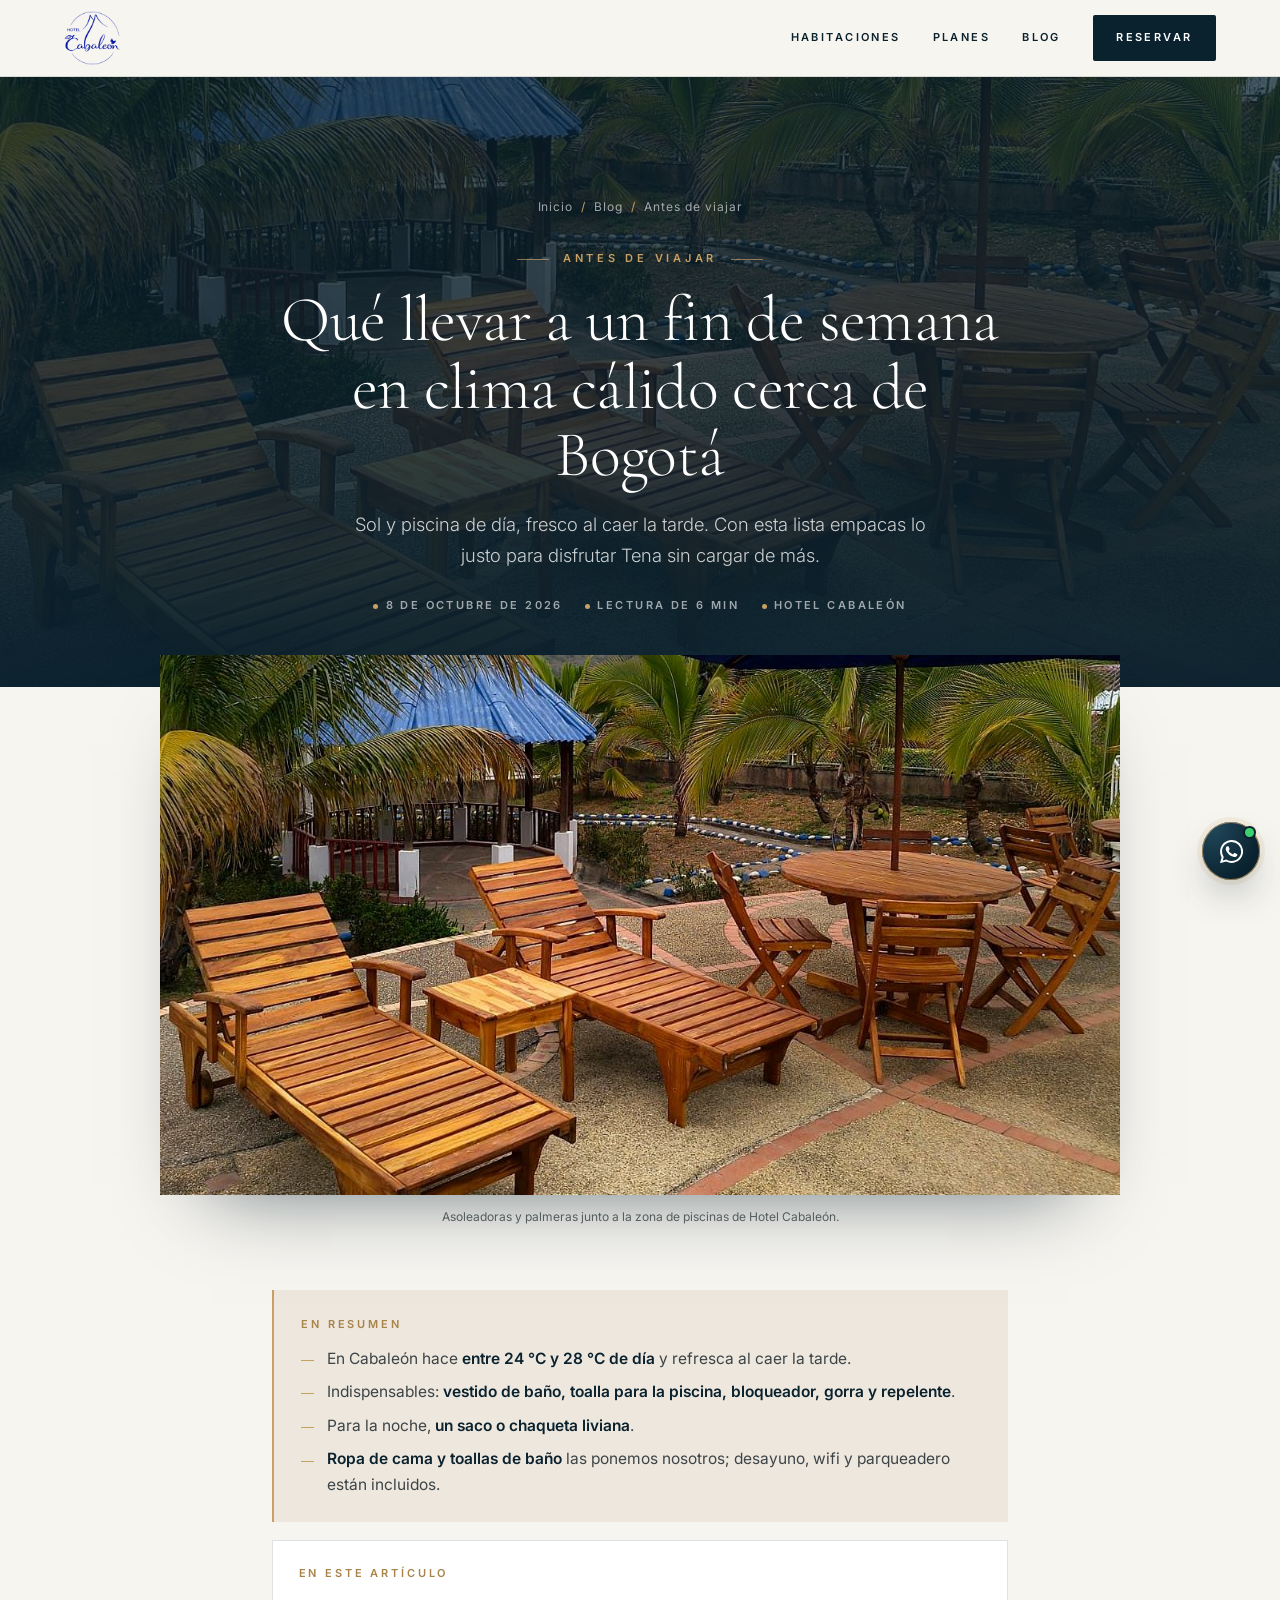
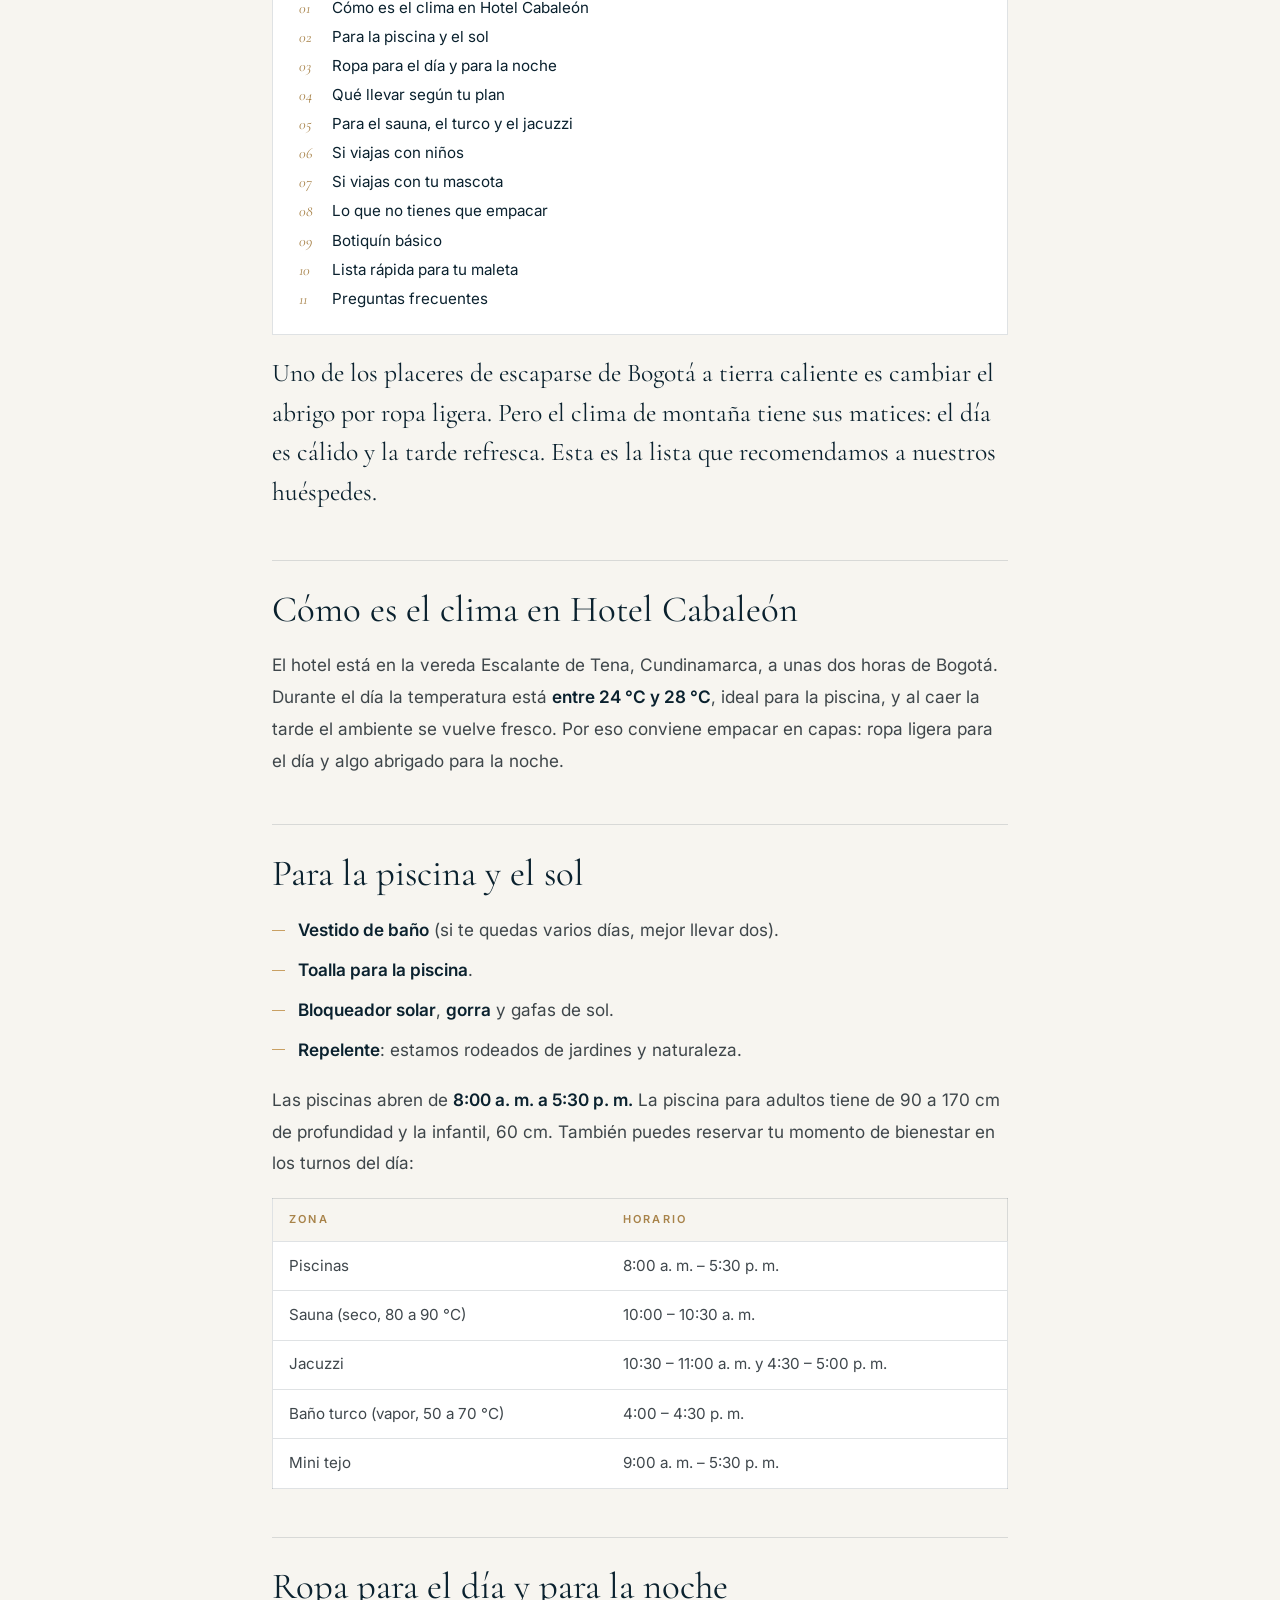
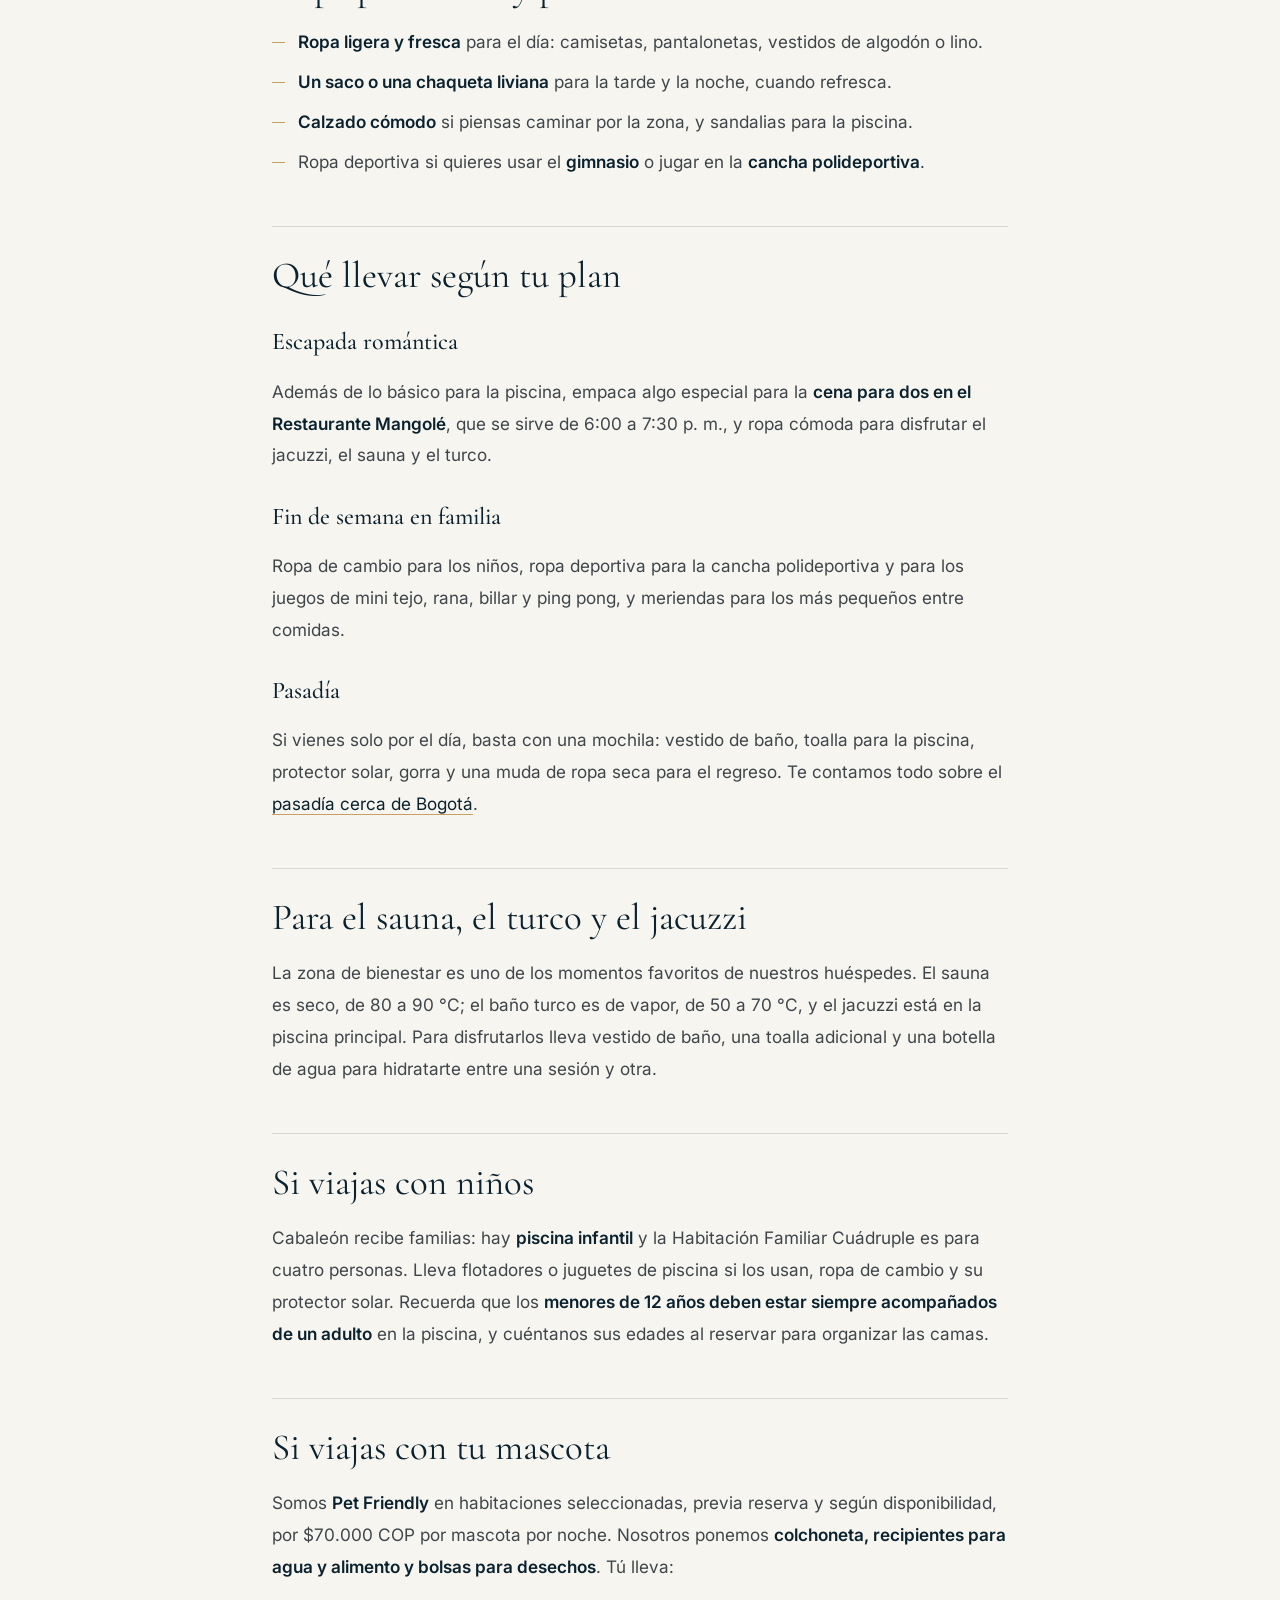
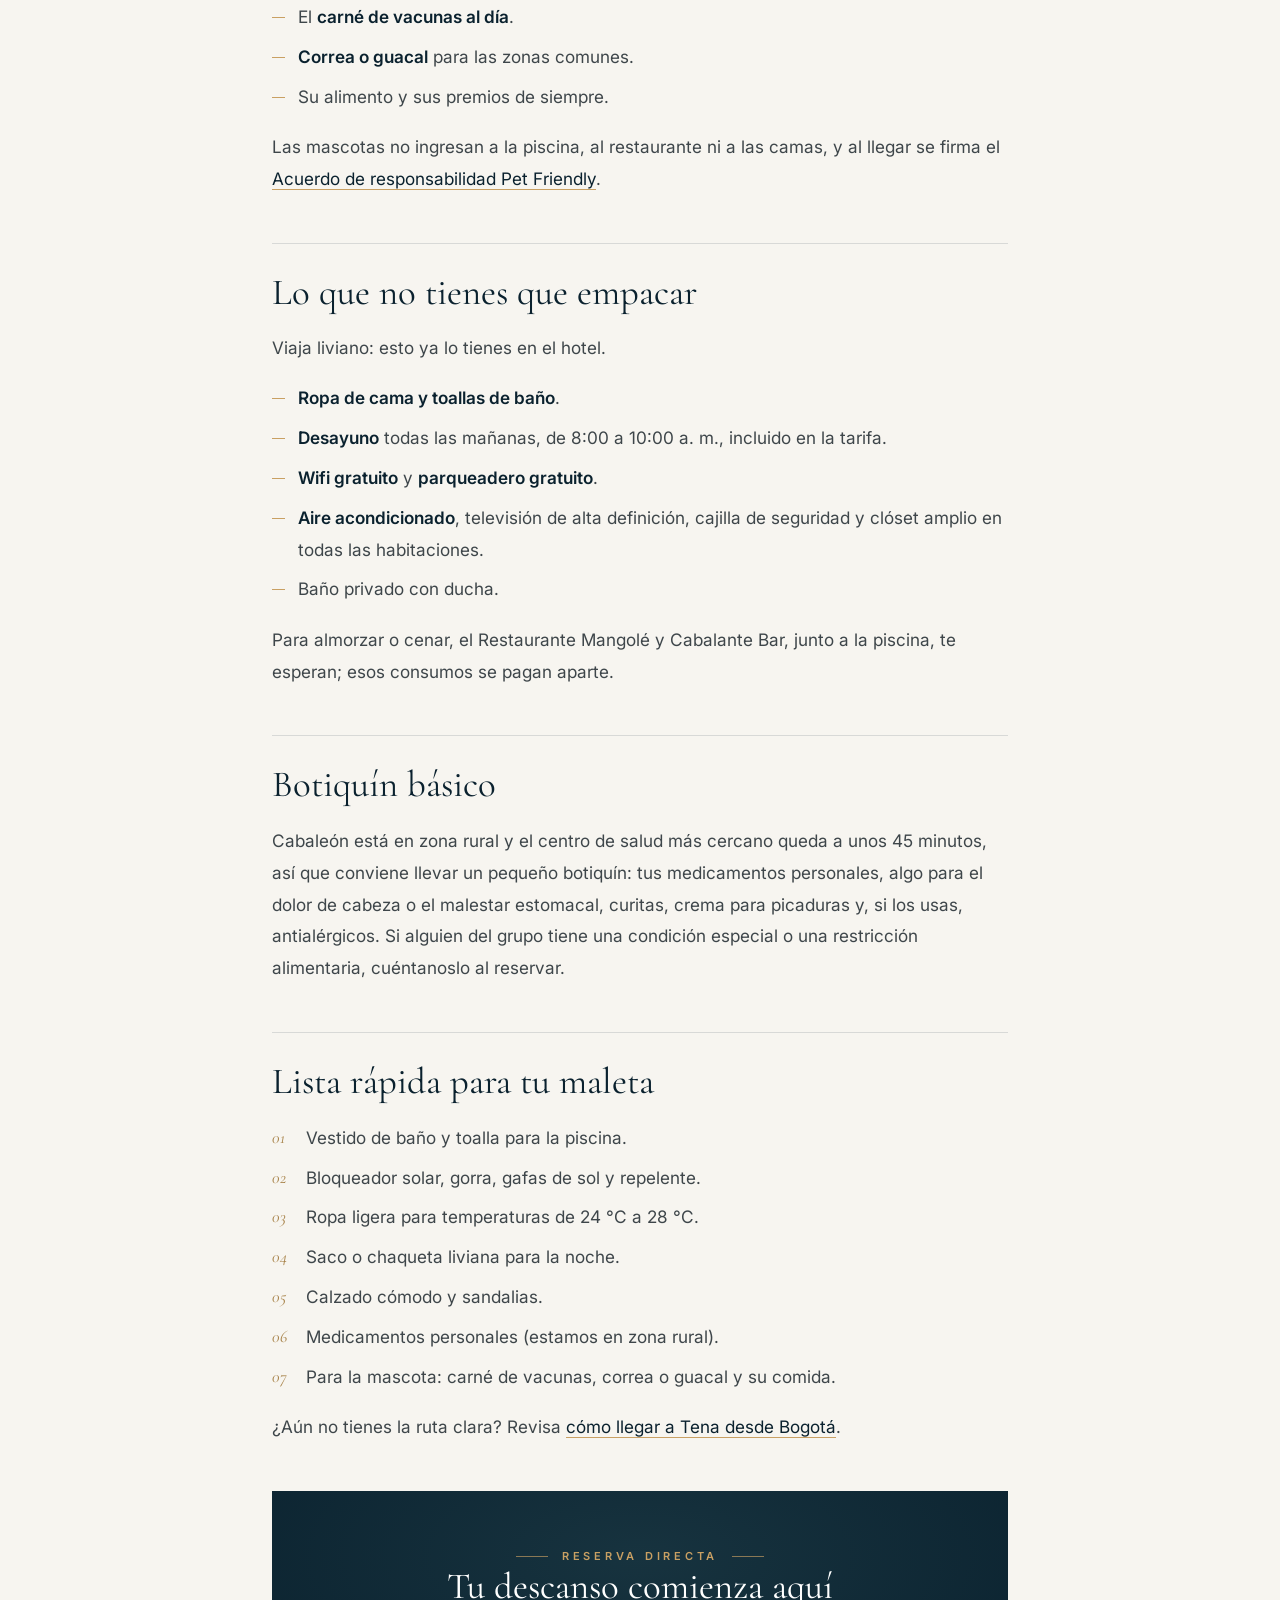
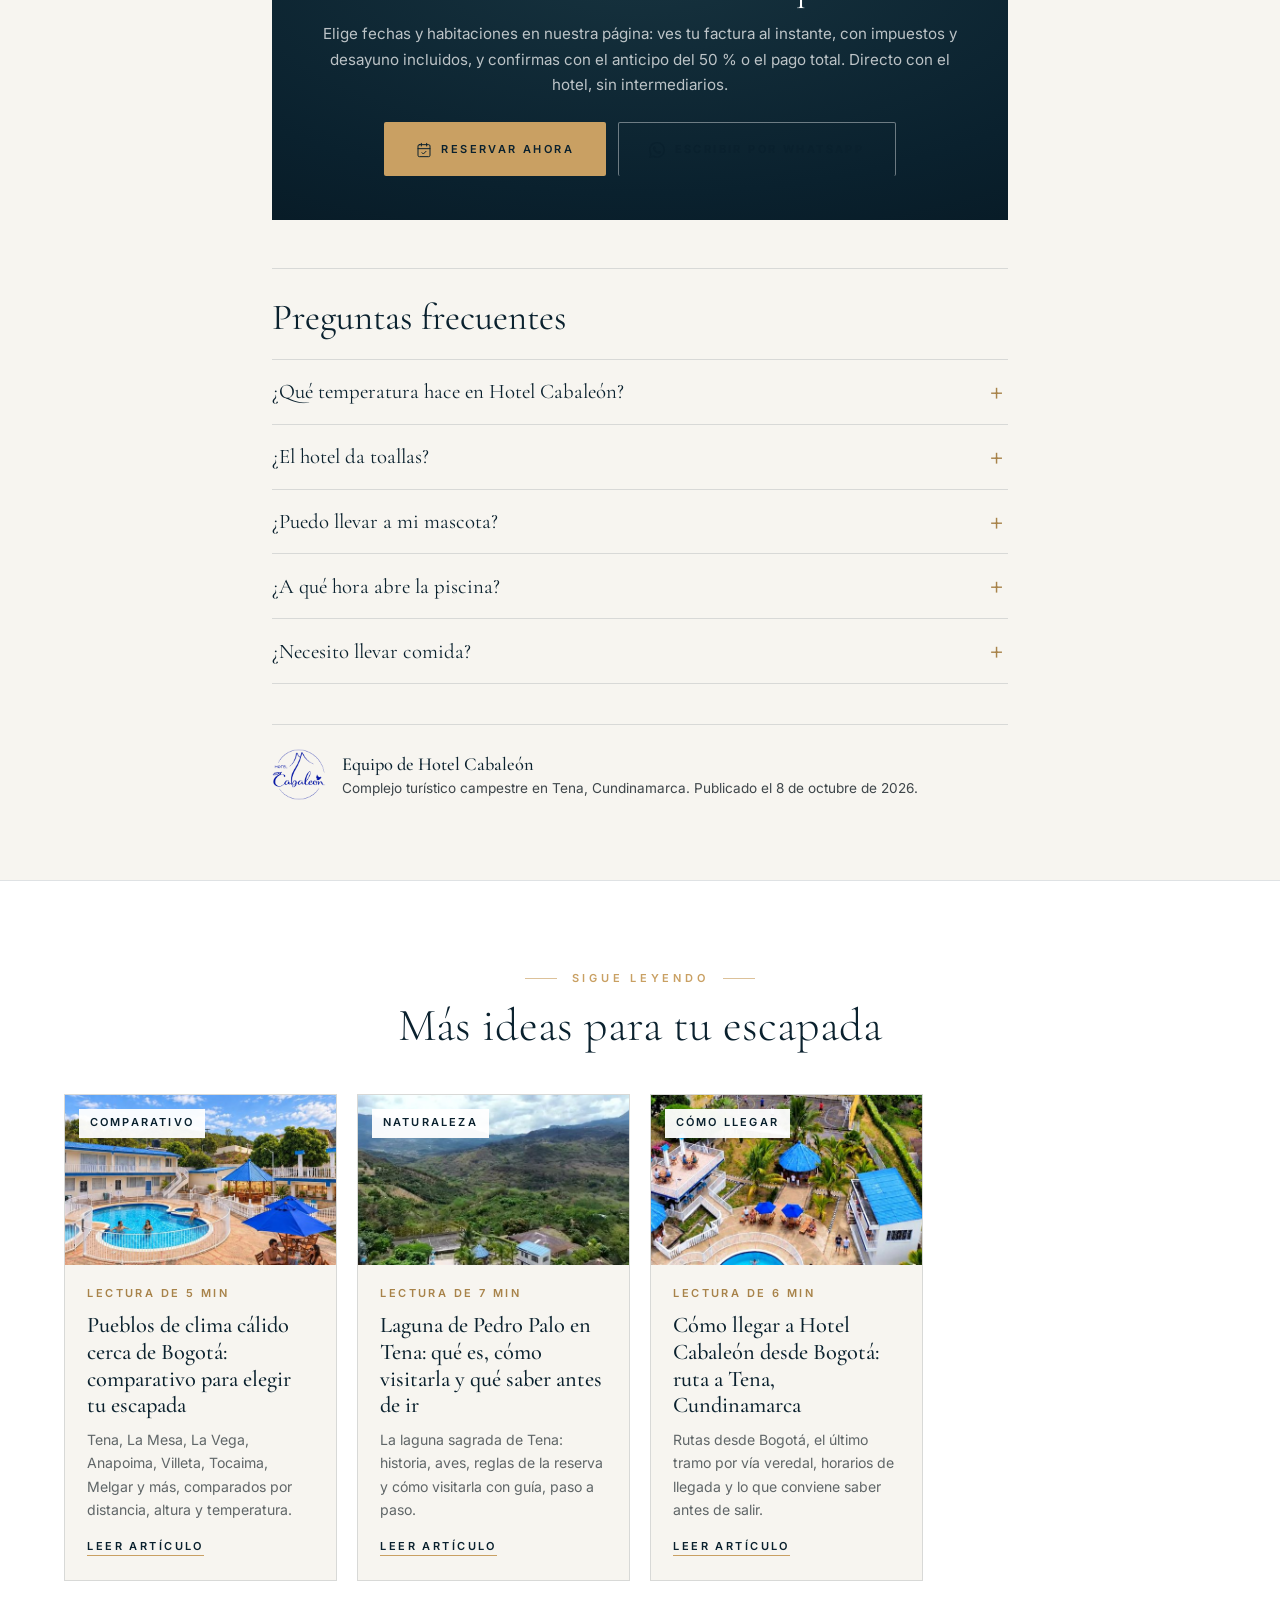
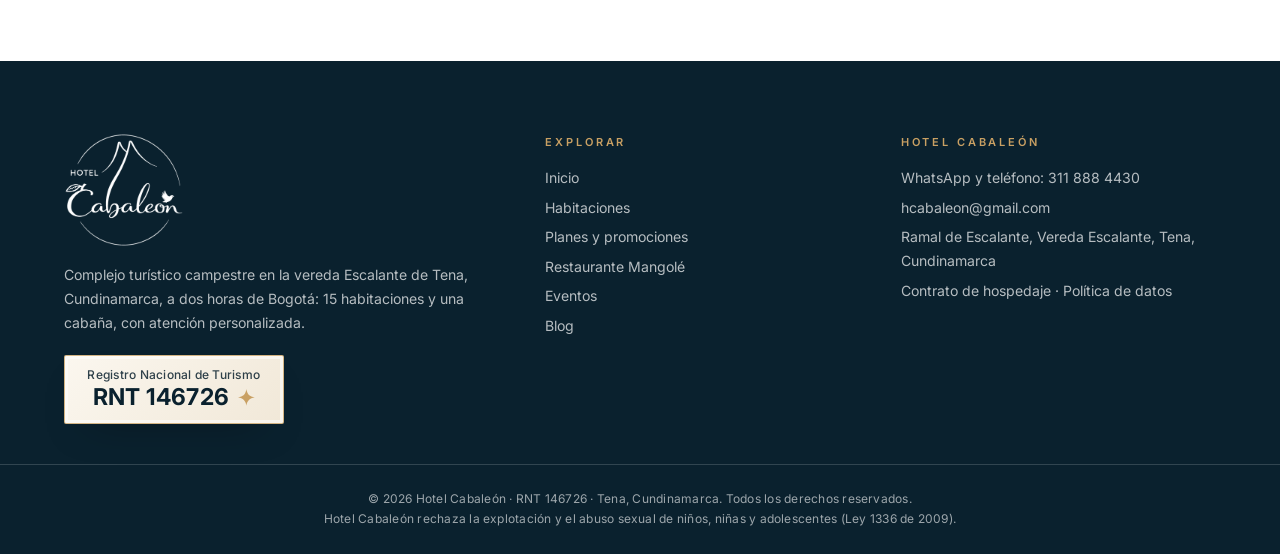
<file: blog-que-llevar-a-clima-calido.html>
<!DOCTYPE html>
<html lang="es-CO">
<head>
    <meta charset="UTF-8">
    <meta name="viewport" content="width=device-width, initial-scale=1.0">
    <title>Qué llevar a clima cálido: lista de viaje | Hotel Cabaleón</title>
    <meta name="description" content="Lista para un fin de semana en clima cálido cerca de Bogotá: ropa para 24–28 °C, piscina, noches frescas, niños y mascotas, y lo que ya incluye Hotel Cabaleón.">
    <meta name="robots" content="index, follow, max-image-preview:large">
    <link rel="canonical" href="https://www.cabaleonhotel.com/blog-que-llevar-a-clima-calido.html">
    <meta name="theme-color" content="#0A212E">
    <link rel="icon" type="image/png" href="favicon.png">
    <link rel="apple-touch-icon" href="apple-touch-icon.png">

    <!-- Open Graph y redes -->
    <meta property="og:type" content="article">
    <meta property="og:locale" content="es_CO">
    <meta property="og:site_name" content="Hotel Cabaleón">
    <meta property="og:title" content="Qué llevar a un fin de semana en clima cálido cerca de Bogotá">
    <meta property="og:description" content="Lista para un fin de semana en clima cálido cerca de Bogotá: ropa para 24–28 °C, piscina, noches frescas, niños y mascotas, y lo que ya incluye Hotel Cabaleón.">
    <meta property="og:url" content="https://www.cabaleonhotel.com/blog-que-llevar-a-clima-calido.html">
    <meta property="og:image" content="https://www.cabaleonhotel.com/blog-que-llevar.jpg">
    <meta property="og:image:width" content="1200">
    <meta property="og:image:height" content="675">
    <meta property="og:image:alt" content="Asoleadoras de madera, mesa y parasol azul entre palmeras en Hotel Cabaleón, Tena">
    <meta property="article:published_time" content="2026-10-08">
    <meta property="article:modified_time" content="2026-10-08">
    <meta property="article:section" content="Antes de viajar">
    <meta name="twitter:card" content="summary_large_image">

    <link rel="preconnect" href="https://fonts.googleapis.com">
    <link rel="preconnect" href="https://fonts.gstatic.com" crossorigin>
    <link href="https://fonts.googleapis.com/css2?family=Cormorant+Garamond:ital,wght@0,300;0,400;0,500;1,300;1,400&family=Inter:wght@300;400;500;600&display=swap" rel="stylesheet">
    <link rel="stylesheet" href="blog.css">
    <link rel="preload" as="image" href="blog-que-llevar.jpg">

    <script type="application/ld+json">
{
  "@context": "https://schema.org",
  "@graph": [
    {
      "@type": "BlogPosting",
      "@id": "https://www.cabaleonhotel.com/blog-que-llevar-a-clima-calido.html#articulo",
      "headline": "Qué llevar a un fin de semana en clima cálido cerca de Bogotá",
      "description": "Lista para un fin de semana en clima cálido cerca de Bogotá: ropa para 24–28 °C, piscina, noches frescas, niños y mascotas, y lo que ya incluye Hotel Cabaleón.",
      "image": {
        "@type": "ImageObject",
        "url": "https://www.cabaleonhotel.com/blog-que-llevar.jpg",
        "width": 1200,
        "height": 675
      },
      "datePublished": "2026-10-08",
      "dateModified": "2026-10-08",
      "inLanguage": "es-CO",
      "author": {
        "@id": "https://www.cabaleonhotel.com/#organizacion"
      },
      "publisher": {
        "@id": "https://www.cabaleonhotel.com/#organizacion"
      },
      "mainEntityOfPage": {
        "@type": "WebPage",
        "@id": "https://www.cabaleonhotel.com/blog-que-llevar-a-clima-calido.html"
      },
      "isPartOf": {
        "@type": "Blog",
        "@id": "https://www.cabaleonhotel.com/blog.html#blog",
        "name": "Blog de Hotel Cabaleón"
      },
      "articleSection": "Antes de viajar",
      "keywords": [
        "qué llevar a clima cálido",
        "fin de semana en clima cálido cerca de Bogotá",
        "qué empacar para Tena",
        "hotel con piscina cerca de Bogotá",
        "hotel pet friendly cerca de Bogotá"
      ],
      "wordCount": 1115,
      "about": {
        "@type": "Hotel",
        "@id": "https://www.cabaleonhotel.com/#hotel",
        "name": "Hotel Cabaleón"
      }
    },
    {
      "@type": "Organization",
      "@id": "https://www.cabaleonhotel.com/#organizacion",
      "name": "Hotel Cabaleón",
      "url": "https://www.cabaleonhotel.com/",
      "logo": {
        "@type": "ImageObject",
        "url": "https://www.cabaleonhotel.com/logo-azul.png",
        "width": 640,
        "height": 607
      },
      "telephone": "+57 311 888 4430",
      "email": "hcabaleon@gmail.com",
      "sameAs": [
        "https://www.instagram.com/cabaleonhoteltena/",
        "https://www.facebook.com/p/Hotel-Cabale%C3%B3n-61590948779933/",
        "https://www.tiktok.com/@hotelcabaleon",
        "https://www.youtube.com/channel/UCIRMiAbiIO9L_ZY6kxFHxnQ"
      ]
    },
    {
      "@type": "BreadcrumbList",
      "itemListElement": [
        {
          "@type": "ListItem",
          "position": 1,
          "name": "Inicio",
          "item": "https://www.cabaleonhotel.com/"
        },
        {
          "@type": "ListItem",
          "position": 2,
          "name": "Blog",
          "item": "https://www.cabaleonhotel.com/blog.html"
        },
        {
          "@type": "ListItem",
          "position": 3,
          "name": "Qué llevar a un fin de semana en clima cálido cerca de Bogotá",
          "item": "https://www.cabaleonhotel.com/blog-que-llevar-a-clima-calido.html"
        }
      ]
    },
    {
      "@type": "FAQPage",
      "mainEntity": [
        {
          "@type": "Question",
          "name": "¿Qué temperatura hace en Hotel Cabaleón?",
          "acceptedAnswer": {
            "@type": "Answer",
            "text": "Durante el día, entre 24 °C y 28 °C; al caer la tarde el ambiente es fresco, por eso recomendamos llevar un saco liviano."
          }
        },
        {
          "@type": "Question",
          "name": "¿El hotel da toallas?",
          "acceptedAnswer": {
            "@type": "Answer",
            "text": "Sí, la ropa de cama y las toallas de baño las ponemos nosotros. Para la piscina, te recomendamos llevar tu propia toalla."
          }
        },
        {
          "@type": "Question",
          "name": "¿Puedo llevar a mi mascota?",
          "acceptedAnswer": {
            "@type": "Answer",
            "text": "Sí. Somos Pet Friendly en habitaciones seleccionadas, previa reserva, por $70.000 COP por mascota por noche. Debe tener vacunas al día y no puede ingresar a la piscina, al restaurante ni a las camas."
          }
        },
        {
          "@type": "Question",
          "name": "¿A qué hora abre la piscina?",
          "acceptedAnswer": {
            "@type": "Answer",
            "text": "Las piscinas abren de 8:00 a. m. a 5:30 p. m. Los menores de 12 años deben estar siempre con un adulto."
          }
        },
        {
          "@type": "Question",
          "name": "¿Necesito llevar comida?",
          "acceptedAnswer": {
            "@type": "Answer",
            "text": "No es necesario: el desayuno está incluido y el Restaurante Mangolé sirve almuerzo de 12:30 a 3:00 p. m. y cena de 6:00 a 7:30 p. m. Cabalante Bar y el Snack-bar Mango Vista ofrecen bebidas y snacks; esos consumos se pagan aparte."
          }
        }
      ]
    }
  ]
}
    </script>
</head>
<body data-pagina="blog/que-llevar" data-articulo="que-llevar">
    <header class="cabecera">
        <div class="envoltura">
            <a href="index.html" class="cabecera-logo" aria-label="Hotel Cabaleón, ir al inicio"><img src="logo-azul.png" alt="Hotel Cabaleón" width="640" height="607"></a>
            <nav aria-label="Principal">
                <a href="index.html#habitaciones" class="enlace solo-amplio">Habitaciones</a>
                <a href="index.html#planes" class="enlace solo-amplio">Planes</a>
                <a href="blog.html" class="enlace">Blog</a>
                <a href="index.html#reservar" class="boton boton-tinta">Reservar</a>
            </nav>
        </div>
    </header>

    <main>
        <article>
            <header class="portada">
                <img class="portada-foto" src="blog-que-llevar.jpg" alt="" width="1200" height="675" fetchpriority="high">
                <div class="columna">
                    <nav aria-label="Ruta de navegación">
                        <ol class="migas">
                            <li><a href="index.html">Inicio</a></li>
                            <li><a href="blog.html">Blog</a></li>
                            <li aria-current="page">Antes de viajar</li>
                        </ol>
                    </nav>
                    <span class="ceja centrada">Antes de viajar</span>
                    <h1>Qué llevar a un fin de semana en clima cálido cerca de Bogotá</h1>
                    <p class="bajada">Sol y piscina de día, fresco al caer la tarde. Con esta lista empacas lo justo para disfrutar Tena sin cargar de más.</p>
                    <p class="datos-articulo"><span><time datetime="2026-10-08">8 de octubre de 2026</time></span><span>Lectura de 6 min</span><span>Hotel Cabaleón</span></p>
                </div>
            </header>

            <figure class="foto-principal">
                <img src="blog-que-llevar.jpg" alt="Asoleadoras de madera, mesa y parasol azul entre palmeras en Hotel Cabaleón, Tena" width="1200" height="675">
                <figcaption>Asoleadoras y palmeras junto a la zona de piscinas de Hotel Cabaleón.</figcaption>
            </figure>

            <div class="columna articulo" data-texto>
                <aside class="resumen" aria-label="En resumen">
                    <p class="titulo-caja">En resumen</p>
                    <ul><li>En Cabaleón hace <strong>entre 24 °C y 28 °C de día</strong> y refresca al caer la tarde.</li><li>Indispensables: <strong>vestido de baño, toalla para la piscina, bloqueador, gorra y repelente</strong>.</li><li>Para la noche, <strong>un saco o chaqueta liviana</strong>.</li><li><strong>Ropa de cama y toallas de baño</strong> las ponemos nosotros; desayuno, wifi y parqueadero están incluidos.</li></ul>
                </aside>
                <nav class="indice" aria-label="Contenido del artículo">
                    <p>En este artículo</p>
                    <ol><li><a href="#clima">Cómo es el clima en Hotel Cabaleón</a></li><li><a href="#piscina">Para la piscina y el sol</a></li><li><a href="#ropa">Ropa para el día y para la noche</a></li><li><a href="#segun-plan">Qué llevar según tu plan</a></li><li><a href="#bienestar">Para el sauna, el turco y el jacuzzi</a></li><li><a href="#ninos">Si viajas con niños</a></li><li><a href="#mascotas">Si viajas con tu mascota</a></li><li><a href="#no-empacar">Lo que no tienes que empacar</a></li><li><a href="#botiquin">Botiquín básico</a></li><li><a href="#lista">Lista rápida para tu maleta</a></li><li><a href="#preguntas">Preguntas frecuentes</a></li></ol>
                </nav>

<p class="entrada">Uno de los placeres de escaparse de Bogotá a tierra caliente es cambiar el abrigo por ropa ligera. Pero el clima de montaña tiene sus matices: el día es cálido y la tarde refresca. Esta es la lista que recomendamos a nuestros huéspedes.</p>

<h2 id="clima">Cómo es el clima en Hotel Cabaleón</h2>
<p>El hotel está en la vereda Escalante de Tena, Cundinamarca, a unas dos horas de Bogotá. Durante el día la temperatura está <strong>entre 24 °C y 28 °C</strong>, ideal para la piscina, y al caer la tarde el ambiente se vuelve fresco. Por eso conviene empacar en capas: ropa ligera para el día y algo abrigado para la noche.</p>

<h2 id="piscina">Para la piscina y el sol</h2>
<ul>
<li><strong>Vestido de baño</strong> (si te quedas varios días, mejor llevar dos).</li>
<li><strong>Toalla para la piscina</strong>.</li>
<li><strong>Bloqueador solar</strong>, <strong>gorra</strong> y gafas de sol.</li>
<li><strong>Repelente</strong>: estamos rodeados de jardines y naturaleza.</li>
</ul>
<p>Las piscinas abren de <strong>8:00 a. m. a 5:30 p. m.</strong> La piscina para adultos tiene de 90 a 170 cm de profundidad y la infantil, 60 cm. También puedes reservar tu momento de bienestar en los turnos del día:</p>
<div class="tabla-envoltura"><table class="tabla">
<thead><tr><th>Zona</th><th>Horario</th></tr></thead>
<tbody>
<tr><td>Piscinas</td><td>8:00 a. m. – 5:30 p. m.</td></tr>
<tr><td>Sauna (seco, 80 a 90 °C)</td><td>10:00 – 10:30 a. m.</td></tr>
<tr><td>Jacuzzi</td><td>10:30 – 11:00 a. m. y 4:30 – 5:00 p. m.</td></tr>
<tr><td>Baño turco (vapor, 50 a 70 °C)</td><td>4:00 – 4:30 p. m.</td></tr>
<tr><td>Mini tejo</td><td>9:00 a. m. – 5:30 p. m.</td></tr>
</tbody></table></div>

<h2 id="ropa">Ropa para el día y para la noche</h2>
<ul>
<li><strong>Ropa ligera y fresca</strong> para el día: camisetas, pantalonetas, vestidos de algodón o lino.</li>
<li><strong>Un saco o una chaqueta liviana</strong> para la tarde y la noche, cuando refresca.</li>
<li><strong>Calzado cómodo</strong> si piensas caminar por la zona, y sandalias para la piscina.</li>
<li>Ropa deportiva si quieres usar el <strong>gimnasio</strong> o jugar en la <strong>cancha polideportiva</strong>.</li>
</ul>

<h2 id="segun-plan">Qué llevar según tu plan</h2>
<h3>Escapada romántica</h3>
<p>Además de lo básico para la piscina, empaca algo especial para la <strong>cena para dos en el Restaurante Mangolé</strong>, que se sirve de 6:00 a 7:30 p. m., y ropa cómoda para disfrutar el jacuzzi, el sauna y el turco.</p>
<h3>Fin de semana en familia</h3>
<p>Ropa de cambio para los niños, ropa deportiva para la cancha polideportiva y para los juegos de mini tejo, rana, billar y ping pong, y meriendas para los más pequeños entre comidas.</p>
<h3>Pasadía</h3>
<p>Si vienes solo por el día, basta con una mochila: vestido de baño, toalla para la piscina, protector solar, gorra y una muda de ropa seca para el regreso. Te contamos todo sobre el <a href="blog-pasadia-cerca-de-bogota.html">pasadía cerca de Bogotá</a>.</p>

<h2 id="bienestar">Para el sauna, el turco y el jacuzzi</h2>
<p>La zona de bienestar es uno de los momentos favoritos de nuestros huéspedes. El sauna es seco, de 80 a 90 °C; el baño turco es de vapor, de 50 a 70 °C, y el jacuzzi está en la piscina principal. Para disfrutarlos lleva vestido de baño, una toalla adicional y una botella de agua para hidratarte entre una sesión y otra.</p>

<h2 id="ninos">Si viajas con niños</h2>
<p>Cabaleón recibe familias: hay <strong>piscina infantil</strong> y la Habitación Familiar Cuádruple es para cuatro personas. Lleva flotadores o juguetes de piscina si los usan, ropa de cambio y su protector solar. Recuerda que los <strong>menores de 12 años deben estar siempre acompañados de un adulto</strong> en la piscina, y cuéntanos sus edades al reservar para organizar las camas.</p>

<h2 id="mascotas">Si viajas con tu mascota</h2>
<p>Somos <strong>Pet Friendly</strong> en habitaciones seleccionadas, previa reserva y según disponibilidad, por <span data-tarifa="mascota">$70.000</span> COP por mascota por noche. Nosotros ponemos <strong>colchoneta, recipientes para agua y alimento y bolsas para desechos</strong>. Tú lleva:</p>
<ul>
<li>El <strong>carné de vacunas al día</strong>.</li>
<li><strong>Correa o guacal</strong> para las zonas comunes.</li>
<li>Su alimento y sus premios de siempre.</li>
</ul>
<p>Las mascotas no ingresan a la piscina, al restaurante ni a las camas, y al llegar se firma el <a href="acuerdo-pet-friendly.pdf" target="_blank" rel="noopener">Acuerdo de responsabilidad Pet Friendly</a>.</p>

<h2 id="no-empacar">Lo que no tienes que empacar</h2>
<p>Viaja liviano: esto ya lo tienes en el hotel.</p>
<ul>
<li><strong>Ropa de cama y toallas de baño</strong>.</li>
<li><strong>Desayuno</strong> todas las mañanas, de 8:00 a 10:00 a. m., incluido en la tarifa.</li>
<li><strong>Wifi gratuito</strong> y <strong>parqueadero gratuito</strong>.</li>
<li><strong>Aire acondicionado</strong>, televisión de alta definición, cajilla de seguridad y clóset amplio en todas las habitaciones.</li>
<li>Baño privado con ducha.</li>
</ul>
<p>Para almorzar o cenar, el Restaurante Mangolé y Cabalante Bar, junto a la piscina, te esperan; esos consumos se pagan aparte.</p>

<h2 id="botiquin">Botiquín básico</h2>
<p>Cabaleón está en zona rural y el centro de salud más cercano queda a unos 45 minutos, así que conviene llevar un pequeño botiquín: tus medicamentos personales, algo para el dolor de cabeza o el malestar estomacal, curitas, crema para picaduras y, si los usas, antialérgicos. Si alguien del grupo tiene una condición especial o una restricción alimentaria, cuéntanoslo al reservar.</p>

<h2 id="lista">Lista rápida para tu maleta</h2>
<ol>
<li>Vestido de baño y toalla para la piscina.</li>
<li>Bloqueador solar, gorra, gafas de sol y repelente.</li>
<li>Ropa ligera para temperaturas de 24 °C a 28 °C.</li>
<li>Saco o chaqueta liviana para la noche.</li>
<li>Calzado cómodo y sandalias.</li>
<li>Medicamentos personales (estamos en zona rural).</li>
<li>Para la mascota: carné de vacunas, correa o guacal y su comida.</li>
</ol>
<p>¿Aún no tienes la ruta clara? Revisa <a href="blog-como-llegar-a-tena-desde-bogota.html">cómo llegar a Tena desde Bogotá</a>.</p>

                <section class="llamado" aria-label="Reservar en Hotel Cabaleón">
                    <span class="ceja centrada">Reserva directa</span>
                    <h2>Tu descanso comienza aquí</h2>
                    <p>Elige fechas y habitaciones en nuestra página: ves tu factura al instante, con impuestos y desayuno incluidos, y confirmas con el anticipo del 50 % o el pago total. Directo con el hotel, sin intermediarios.</p>
                    <div class="acciones">
                        <a href="index.html#reservar" class="boton boton-dorado"><svg viewBox="0 0 24 24" fill="none" stroke="currentColor" stroke-width="1.5" stroke-linecap="round" stroke-linejoin="round" aria-hidden="true"><rect x="3" y="4" width="18" height="18" rx="2"/><path d="M16 2v4M8 2v4M3 10h18M9 16l2 2 4-4"/></svg> Reservar ahora</a>
                        <a href="https://wa.me/573118884430?text=%C2%A1Hola%21%20Le%C3%AD%20el%20art%C3%ADculo%20%C2%ABQu%C3%A9%20llevar%20a%20un%20fin%20de%20semana%20en%20clima%20c%C3%A1lido%20cerca%20de%20Bogot%C3%A1%C2%BB%20y%20quiero%20m%C3%A1s%20informaci%C3%B3n." target="_blank" rel="noopener" class="boton boton-claro"><svg viewBox="0 0 16 16" fill="currentColor" aria-hidden="true"><path d="M13.601 2.326A7.854 7.854 0 0 0 7.994 0C3.627 0 .068 3.558.064 7.926c0 1.399.366 2.76 1.057 3.965L0 16l4.204-1.102a7.933 7.933 0 0 0 3.79.965h.004c4.368 0 7.926-3.558 7.93-7.93A7.898 7.898 0 0 0 13.6 2.326zM7.994 14.521a6.573 6.573 0 0 1-3.356-.92l-.24-.144-2.494.654.666-2.433-.156-.251a6.56 6.56 0 0 1-1.007-3.505c0-3.626 2.957-6.584 6.591-6.584a6.56 6.56 0 0 1 4.66 1.931 6.557 6.557 0 0 1 1.928 4.66c-.004 3.639-2.961 6.592-6.592 6.592zm3.615-4.934c-.197-.099-1.17-.578-1.353-.646-.182-.065-.315-.099-.445.099-.133.197-.513.646-.627.775-.114.133-.232.148-.43.05-.197-.1-.836-.308-1.592-.985-.59-.525-.985-1.175-1.103-1.372-.114-.198-.011-.304.088-.403.087-.088.197-.232.296-.346.1-.114.133-.198.198-.33.065-.134.034-.248-.015-.347-.05-.099-.445-1.076-.612-1.47-.16-.389-.323-.335-.445-.34-.114-.007-.247-.007-.38-.007a.729.729 0 0 0-.529.247c-.182.198-.691.677-.691 1.654 0 .977.71 1.916.81 2.049.098.133 1.394 2.132 3.383 2.992.47.205.84.326 1.129.418.475.152.904.129 1.246.08.38-.058 1.171-.48 1.338-.943.164-.464.164-.86.114-.943-.049-.084-.182-.133-.38-.232z"/></svg> Escribir por WhatsApp</a>
                    </div>
                </section>

                <h2 id="preguntas">Preguntas frecuentes</h2>
                <div class="preguntas"><details><summary>¿Qué temperatura hace en Hotel Cabaleón?</summary><p>Durante el día, entre 24 °C y 28 °C; al caer la tarde el ambiente es fresco, por eso recomendamos llevar un saco liviano.</p></details><details><summary>¿El hotel da toallas?</summary><p>Sí, la ropa de cama y las toallas de baño las ponemos nosotros. Para la piscina, te recomendamos llevar tu propia toalla.</p></details><details><summary>¿Puedo llevar a mi mascota?</summary><p>Sí. Somos Pet Friendly en habitaciones seleccionadas, previa reserva, por <span data-tarifa="mascota">$70.000</span> COP por mascota por noche. Debe tener vacunas al día y no puede ingresar a la piscina, al restaurante ni a las camas.</p></details><details><summary>¿A qué hora abre la piscina?</summary><p>Las piscinas abren de 8:00 a. m. a 5:30 p. m. Los menores de 12 años deben estar siempre con un adulto.</p></details><details><summary>¿Necesito llevar comida?</summary><p>No es necesario: el desayuno está incluido y el Restaurante Mangolé sirve almuerzo de 12:30 a 3:00 p. m. y cena de 6:00 a 7:30 p. m. Cabalante Bar y el Snack-bar Mango Vista ofrecen bebidas y snacks; esos consumos se pagan aparte.</p></details></div>

                <div class="firma">
                    <img src="logo-azul.png" alt="" width="640" height="607" loading="lazy">
                    <p><strong>Equipo de Hotel Cabaleón</strong>Complejo turístico campestre en Tena, Cundinamarca. Publicado el <time datetime="2026-10-08">8 de octubre de 2026</time>.</p>
                </div>
            </div>
        </article>

        <section class="seccion-tarjetas" aria-labelledby="relacionados">
            <div class="envoltura">
                <div class="cabeza">
                    <span class="ceja centrada">Sigue leyendo</span>
                    <h2 id="relacionados">Más ideas para tu escapada</h2>
                </div>
                <div class="tarjetas"><a class="tarjeta" href="blog-pueblos-de-clima-calido-cerca-de-bogota.html" data-articulo="pueblos-clima-calido"><span class="tarjeta-foto"><img src="blog-pueblos-clima-calido-sm.jpg" alt="Huéspedes en la piscina de Hotel Cabaleón con parasoles azules y asoleadoras, clima cálido en Tena" width="640" height="360" loading="lazy"><span class="tarjeta-categoria">Comparativo</span></span><span class="tarjeta-cuerpo"><span class="tarjeta-meta">Lectura de 5 min</span><h3>Pueblos de clima cálido cerca de Bogotá: comparativo para elegir tu escapada</h3><p>Tena, La Mesa, La Vega, Anapoima, Villeta, Tocaima, Melgar y más, comparados por distancia, altura y temperatura.</p><span class="tarjeta-leer">Leer artículo</span></span></a><a class="tarjeta" href="blog-laguna-de-pedro-palo-tena.html" data-articulo="laguna-pedro-palo"><span class="tarjeta-foto"><img src="blog-laguna-pedro-palo-sm.jpg" alt="Montañas y bosques de la Cordillera Oriental vistos desde Hotel Cabaleón, en Tena, Cundinamarca" width="640" height="360" loading="lazy"><span class="tarjeta-categoria">Naturaleza</span></span><span class="tarjeta-cuerpo"><span class="tarjeta-meta">Lectura de 7 min</span><h3>Laguna de Pedro Palo en Tena: qué es, cómo visitarla y qué saber antes de ir</h3><p>La laguna sagrada de Tena: historia, aves, reglas de la reserva y cómo visitarla con guía, paso a paso.</p><span class="tarjeta-leer">Leer artículo</span></span></a><a class="tarjeta" href="blog-como-llegar-a-tena-desde-bogota.html" data-articulo="como-llegar"><span class="tarjeta-foto"><img src="blog-como-llegar-sm.jpg" alt="Vista aérea de Hotel Cabaleón en Tena, Cundinamarca: kioscos, terraza, piscina y jardines entre montañas" width="640" height="360" loading="lazy"><span class="tarjeta-categoria">Cómo llegar</span></span><span class="tarjeta-cuerpo"><span class="tarjeta-meta">Lectura de 6 min</span><h3>Cómo llegar a Hotel Cabaleón desde Bogotá: ruta a Tena, Cundinamarca</h3><p>Rutas desde Bogotá, el último tramo por vía veredal, horarios de llegada y lo que conviene saber antes de salir.</p><span class="tarjeta-leer">Leer artículo</span></span></a></div>
            </div>
        </section>
    </main>

    <footer class="pie">
        <div class="envoltura">
            <div>
                <img src="logo-blanco.png" alt="Hotel Cabaleón" width="640" height="607" loading="lazy">
                <p>Complejo turístico campestre en la vereda Escalante de Tena, Cundinamarca, a dos horas de Bogotá: 15 habitaciones y una cabaña, con atención personalizada.</p>
                <p class="sello-rnt" aria-label="Registro Nacional de Turismo RNT 146726"><span class="sello-rnt-titulo">Registro Nacional de Turismo</span><span class="sello-rnt-num">RNT 146726 <svg class="sello-rnt-estrella" viewBox="0 0 24 24" aria-hidden="true"><path d="M12 0C12.8 7.2 16.8 11.2 24 12 16.8 12.8 12.8 16.8 12 24 11.2 16.8 7.2 12.8 0 12 7.2 11.2 11.2 7.2 12 0Z"/></svg></span></p>
            </div>
            <div>
                <h2>Explorar</h2>
                <ul>
                    <li><a href="index.html">Inicio</a></li>
                    <li><a href="index.html#habitaciones">Habitaciones</a></li>
                    <li><a href="index.html#planes">Planes y promociones</a></li>
                    <li><a href="index.html#restaurante">Restaurante Mangolé</a></li>
                    <li><a href="index.html#eventos">Eventos</a></li>
                    <li><a href="blog.html">Blog</a></li>
                </ul>
            </div>
            <div>
                <h2>Hotel Cabaleón</h2>
                <ul>
                    <li><a href="https://wa.me/573118884430" target="_blank" rel="noopener">WhatsApp y teléfono: 311 888 4430</a></li>
                    <li><a href="mailto:hcabaleon@gmail.com">hcabaleon@gmail.com</a></li>
                    <li>Ramal de Escalante, Vereda Escalante, Tena, Cundinamarca</li>
                    <li><a href="contrato-hospedaje.pdf" target="_blank" rel="noopener">Contrato de hospedaje</a> · <a href="politica-tratamiento-datos.pdf" target="_blank" rel="noopener">Política de datos</a></li>
                </ul>
            </div>
        </div>
        <div class="pie-legal">
            <div class="envoltura">
                <p>&copy; 2026 Hotel Cabaleón · RNT 146726 · Tena, Cundinamarca. Todos los derechos reservados.</p>
                <p>Hotel Cabaleón rechaza la explotación y el abuso sexual de niños, niñas y adolescentes (Ley 1336 de 2009).</p>
            </div>
        </div>
    </footer>
    <a class="whatsapp-flotante" href="https://wa.me/573118884430?text=%C2%A1Hola%21%20Vengo%20del%20blog%20de%20Hotel%20Cabale%C3%B3n%20y%20quiero%20m%C3%A1s%20informaci%C3%B3n." target="_blank" rel="noopener" aria-label="Escribir a Hotel Cabaleón por WhatsApp"><svg viewBox="0 0 16 16" fill="currentColor" aria-hidden="true"><path d="M13.601 2.326A7.854 7.854 0 0 0 7.994 0C3.627 0 .068 3.558.064 7.926c0 1.399.366 2.76 1.057 3.965L0 16l4.204-1.102a7.933 7.933 0 0 0 3.79.965h.004c4.368 0 7.926-3.558 7.93-7.93A7.898 7.898 0 0 0 13.6 2.326zM7.994 14.521a6.573 6.573 0 0 1-3.356-.92l-.24-.144-2.494.654.666-2.433-.156-.251a6.56 6.56 0 0 1-1.007-3.505c0-3.626 2.957-6.584 6.591-6.584a6.56 6.56 0 0 1 4.66 1.931 6.557 6.557 0 0 1 1.928 4.66c-.004 3.639-2.961 6.592-6.592 6.592zm3.615-4.934c-.197-.099-1.17-.578-1.353-.646-.182-.065-.315-.099-.445.099-.133.197-.513.646-.627.775-.114.133-.232.148-.43.05-.197-.1-.836-.308-1.592-.985-.59-.525-.985-1.175-1.103-1.372-.114-.198-.011-.304.088-.403.087-.088.197-.232.296-.346.1-.114.133-.198.198-.33.065-.134.034-.248-.015-.347-.05-.099-.445-1.076-.612-1.47-.16-.389-.323-.335-.445-.34-.114-.007-.247-.007-.38-.007a.729.729 0 0 0-.529.247c-.182.198-.691.677-.691 1.654 0 .977.71 1.916.81 2.049.098.133 1.394 2.132 3.383 2.992.47.205.84.326 1.129.418.475.152.904.129 1.246.08.38-.058 1.171-.48 1.338-.943.164-.464.164-.86.114-.943-.049-.084-.182-.133-.38-.232z"/></svg></a>
    <script src="blog.js" defer></script>
</body>
</html>
</file>
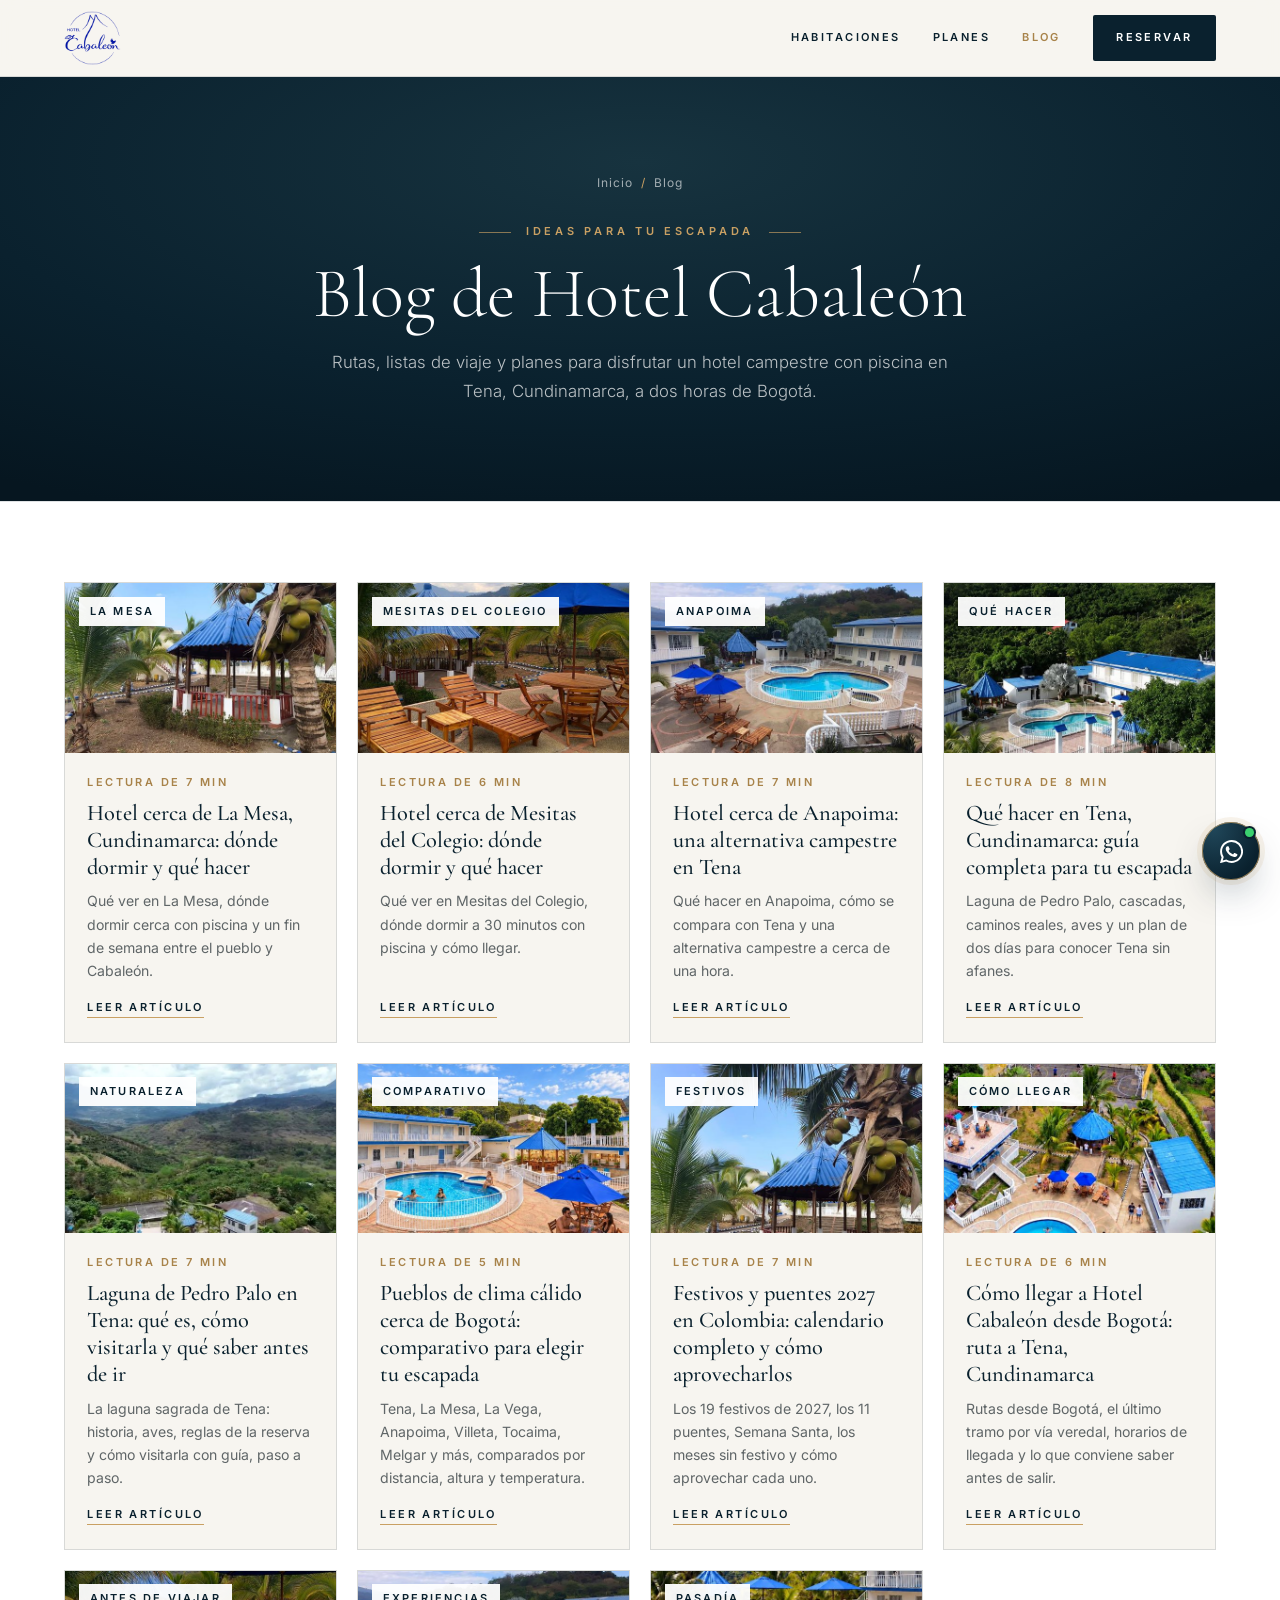
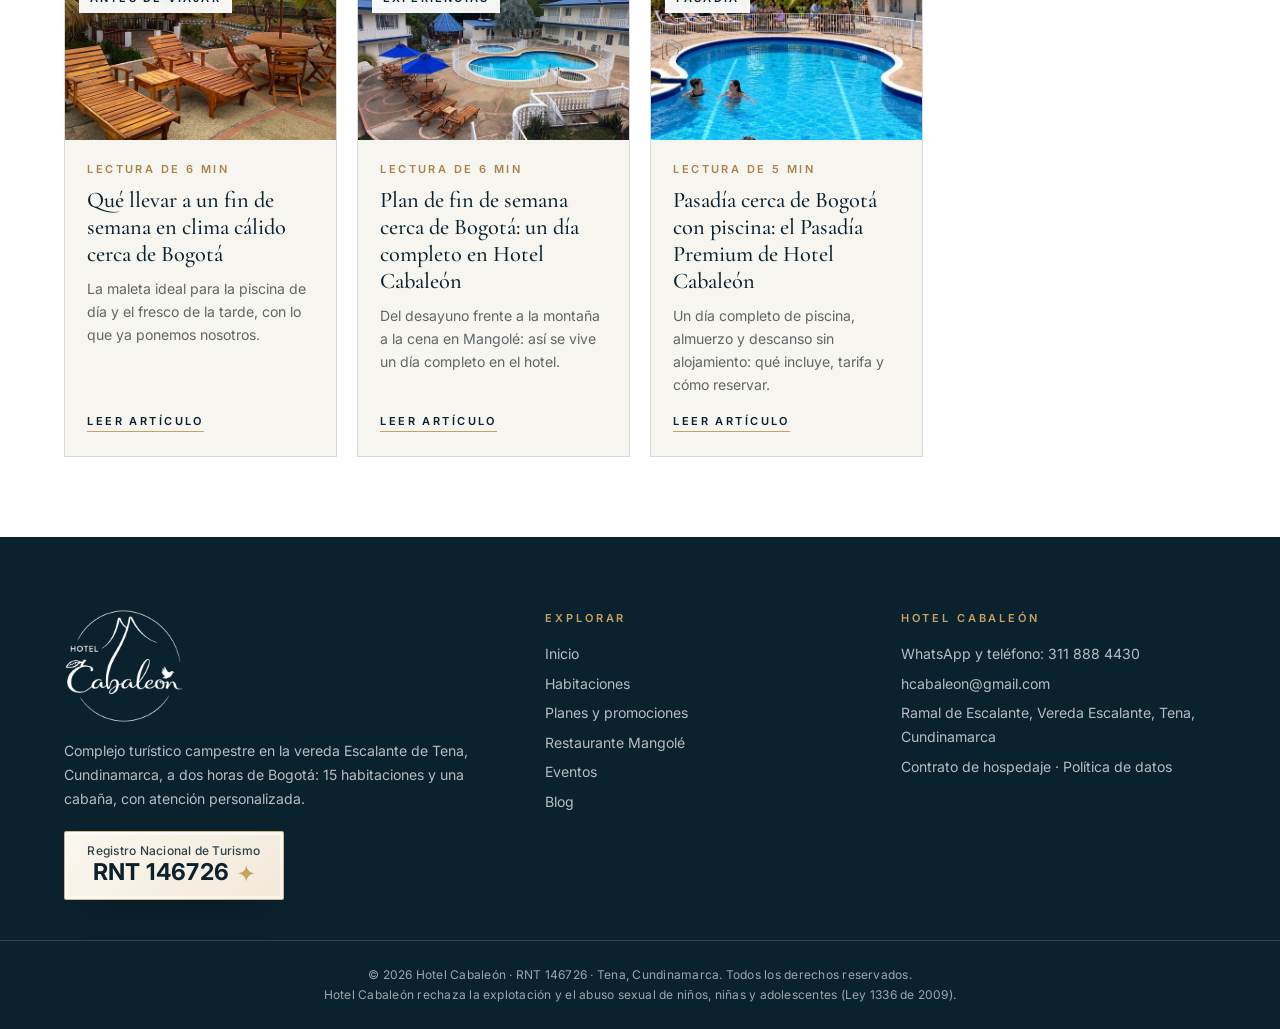
<file: blog.html>
<!DOCTYPE html>
<html lang="es-CO">
<head>
    <meta charset="UTF-8">
    <meta name="viewport" content="width=device-width, initial-scale=1.0">
    <title>Blog: planes y consejos cerca de Bogotá | Hotel Cabaleón</title>
    <meta name="description" content="Blog de Hotel Cabaleón: cómo llegar a Tena desde Bogotá, qué llevar a clima cálido, plan de fin de semana con piscina y pasadía cerca de Bogotá.">
    <meta name="robots" content="index, follow, max-image-preview:large">
    <link rel="canonical" href="https://www.cabaleonhotel.com/blog.html">
    <meta name="theme-color" content="#0A212E">
    <link rel="icon" type="image/png" href="favicon.png">
    <link rel="apple-touch-icon" href="apple-touch-icon.png">
    <meta property="og:type" content="website">
    <meta property="og:locale" content="es_CO">
    <meta property="og:site_name" content="Hotel Cabaleón">
    <meta property="og:title" content="Blog de Hotel Cabaleón: planes y consejos cerca de Bogotá">
    <meta property="og:description" content="Rutas, listas de viaje y planes para una escapada de clima cálido en Tena, Cundinamarca.">
    <meta property="og:url" content="https://www.cabaleonhotel.com/blog.html">
    <meta property="og:image" content="https://www.cabaleonhotel.com/blog-plan-fin-de-semana.jpg">
    <meta name="twitter:card" content="summary_large_image">

    <link rel="preconnect" href="https://fonts.googleapis.com">
    <link rel="preconnect" href="https://fonts.gstatic.com" crossorigin>
    <link href="https://fonts.googleapis.com/css2?family=Cormorant+Garamond:ital,wght@0,300;0,400;0,500;1,300;1,400&family=Inter:wght@300;400;500;600&display=swap" rel="stylesheet">
    <link rel="stylesheet" href="blog.css">

    <script type="application/ld+json">
{
  "@context": "https://schema.org",
  "@graph": [
    {
      "@type": "Blog",
      "@id": "https://www.cabaleonhotel.com/blog.html#blog",
      "name": "Blog de Hotel Cabaleón",
      "url": "https://www.cabaleonhotel.com/blog.html",
      "inLanguage": "es-CO",
      "description": "Consejos, rutas y planes para disfrutar un hotel campestre con piscina en Tena, Cundinamarca, a dos horas de Bogotá.",
      "publisher": {
        "@id": "https://www.cabaleonhotel.com/#organizacion"
      },
      "blogPost": [
        {
          "@type": "BlogPosting",
          "headline": "Hotel cerca de La Mesa, Cundinamarca: dónde dormir y qué hacer",
          "url": "https://www.cabaleonhotel.com/blog-hotel-cerca-de-la-mesa-cundinamarca.html",
          "datePublished": "2026-11-06",
          "image": "https://www.cabaleonhotel.com/blog-cerca-de-la-mesa.jpg",
          "description": "Hotel cerca de La Mesa, Cundinamarca: Hotel Cabaleón queda a unos 40 minutos, con piscinas, jacuzzi y desayuno incluido. Qué hacer en La Mesa y cómo combinarlo."
        },
        {
          "@type": "BlogPosting",
          "headline": "Hotel cerca de Mesitas del Colegio: dónde dormir y qué hacer",
          "url": "https://www.cabaleonhotel.com/blog-hotel-cerca-de-mesitas-del-colegio.html",
          "datePublished": "2026-11-06",
          "image": "https://www.cabaleonhotel.com/blog-cerca-de-mesitas.jpg",
          "description": "Hotel cerca de Mesitas del Colegio: Hotel Cabaleón queda a unos 30 minutos, en Tena, con piscinas, jacuzzi y desayuno incluido. Qué hacer en El Colegio y cómo llegar."
        },
        {
          "@type": "BlogPosting",
          "headline": "Hotel cerca de Anapoima: una alternativa campestre en Tena",
          "url": "https://www.cabaleonhotel.com/blog-hotel-cerca-de-anapoima.html",
          "datePublished": "2026-11-06",
          "image": "https://www.cabaleonhotel.com/blog-cerca-de-anapoima.jpg",
          "description": "¿Hotel en Anapoima o cerca? Hotel Cabaleón, en Tena, queda a cerca de una hora: piscinas, jacuzzi, desayuno incluido y campo tranquilo. Qué hacer en Anapoima y cómo elegir."
        },
        {
          "@type": "BlogPosting",
          "headline": "Qué hacer en Tena, Cundinamarca: guía completa para tu escapada",
          "url": "https://www.cabaleonhotel.com/blog-que-hacer-en-tena-cundinamarca.html",
          "datePublished": "2026-10-12",
          "image": "https://www.cabaleonhotel.com/blog-que-hacer-en-tena.jpg",
          "description": "Qué hacer en Tena, Cundinamarca: Laguna de Pedro Palo, cascadas, caminos reales, aves y piscina, a 2 horas de Bogotá. Incluye plan de 2 días y consejos."
        },
        {
          "@type": "BlogPosting",
          "headline": "Laguna de Pedro Palo en Tena: qué es, cómo visitarla y qué saber antes de ir",
          "url": "https://www.cabaleonhotel.com/blog-laguna-de-pedro-palo-tena.html",
          "datePublished": "2026-10-12",
          "image": "https://www.cabaleonhotel.com/blog-laguna-pedro-palo.jpg",
          "description": "Laguna de Pedro Palo (Tenasucá) en Tena: historia, aves, por qué el acceso es restringido, cómo visitarla con guía paso a paso, qué llevar y dónde dormir cerca."
        },
        {
          "@type": "BlogPosting",
          "headline": "Pueblos de clima cálido cerca de Bogotá: comparativo para elegir tu escapada",
          "url": "https://www.cabaleonhotel.com/blog-pueblos-de-clima-calido-cerca-de-bogota.html",
          "datePublished": "2026-10-12",
          "image": "https://www.cabaleonhotel.com/blog-pueblos-clima-calido.jpg",
          "description": "Comparamos 9 pueblos de clima cálido cerca de Bogotá por distancia, altura y temperatura: Tena, La Mesa, La Vega, Anapoima, Villeta, Melgar y más. Elige fácil."
        },
        {
          "@type": "BlogPosting",
          "headline": "Festivos y puentes 2027 en Colombia: calendario completo y cómo aprovecharlos",
          "url": "https://www.cabaleonhotel.com/blog-festivos-y-puentes-2027-colombia.html",
          "datePublished": "2026-10-12",
          "image": "https://www.cabaleonhotel.com/blog-puentes-festivos.jpg",
          "description": "Calendario de festivos 2027 en Colombia: los 19 días, los 11 puentes, Semana Santa y los meses sin festivo, más los puentes que quedan en 2026."
        },
        {
          "@type": "BlogPosting",
          "headline": "Cómo llegar a Hotel Cabaleón desde Bogotá: ruta a Tena, Cundinamarca",
          "url": "https://www.cabaleonhotel.com/blog-como-llegar-a-tena-desde-bogota.html",
          "datePublished": "2026-10-08",
          "image": "https://www.cabaleonhotel.com/blog-como-llegar.jpg",
          "description": "Ruta de Bogotá a Hotel Cabaleón en Tena, Cundinamarca: unas 2 horas por la Calle 13 o la vía Mondoñedo, el último tramo, horarios y parqueadero gratis."
        },
        {
          "@type": "BlogPosting",
          "headline": "Qué llevar a un fin de semana en clima cálido cerca de Bogotá",
          "url": "https://www.cabaleonhotel.com/blog-que-llevar-a-clima-calido.html",
          "datePublished": "2026-10-08",
          "image": "https://www.cabaleonhotel.com/blog-que-llevar.jpg",
          "description": "Lista para un fin de semana en clima cálido cerca de Bogotá: ropa para 24–28 °C, piscina, noches frescas, niños y mascotas, y lo que ya incluye Hotel Cabaleón."
        },
        {
          "@type": "BlogPosting",
          "headline": "Plan de fin de semana cerca de Bogotá: un día completo en Hotel Cabaleón",
          "url": "https://www.cabaleonhotel.com/blog-plan-fin-de-semana-cerca-de-bogota.html",
          "datePublished": "2026-10-08",
          "image": "https://www.cabaleonhotel.com/blog-plan-fin-de-semana.jpg",
          "description": "Un día completo en Hotel Cabaleón, en Tena, a 2 horas de Bogotá: desayuno incluido, piscinas, jacuzzi, sauna, Restaurante Mangolé, Cabalante Bar y planes."
        },
        {
          "@type": "BlogPosting",
          "headline": "Pasadía cerca de Bogotá con piscina: el Pasadía Premium de Hotel Cabaleón",
          "url": "https://www.cabaleonhotel.com/blog-pasadia-cerca-de-bogota.html",
          "datePublished": "2026-10-08",
          "image": "https://www.cabaleonhotel.com/blog-pasadia.jpg",
          "description": "Pasadía Premium en Hotel Cabaleón, a 2 horas de Bogotá: almuerzo, piscina, jacuzzi, sauna, cancha, billar y gimnasio. Tarifa de apertura 2026 y cómo reservar."
        }
      ]
    },
    {
      "@type": "Organization",
      "@id": "https://www.cabaleonhotel.com/#organizacion",
      "name": "Hotel Cabaleón",
      "url": "https://www.cabaleonhotel.com/",
      "logo": {
        "@type": "ImageObject",
        "url": "https://www.cabaleonhotel.com/logo-azul.png",
        "width": 640,
        "height": 607
      },
      "telephone": "+57 311 888 4430",
      "email": "hcabaleon@gmail.com",
      "sameAs": [
        "https://www.instagram.com/cabaleonhoteltena/",
        "https://www.facebook.com/p/Hotel-Cabale%C3%B3n-61590948779933/",
        "https://www.tiktok.com/@hotelcabaleon",
        "https://www.youtube.com/channel/UCIRMiAbiIO9L_ZY6kxFHxnQ"
      ]
    },
    {
      "@type": "BreadcrumbList",
      "itemListElement": [
        {
          "@type": "ListItem",
          "position": 1,
          "name": "Inicio",
          "item": "https://www.cabaleonhotel.com/"
        },
        {
          "@type": "ListItem",
          "position": 2,
          "name": "Blog",
          "item": "https://www.cabaleonhotel.com/blog.html"
        }
      ]
    }
  ]
}
    </script>
</head>
<body data-pagina="blog">
    <header class="cabecera">
        <div class="envoltura">
            <a href="index.html" class="cabecera-logo" aria-label="Hotel Cabaleón, ir al inicio"><img src="logo-azul.png" alt="Hotel Cabaleón" width="640" height="607"></a>
            <nav aria-label="Principal">
                <a href="index.html#habitaciones" class="enlace solo-amplio">Habitaciones</a>
                <a href="index.html#planes" class="enlace solo-amplio">Planes</a>
                <a href="blog.html" class="enlace" aria-current="page">Blog</a>
                <a href="index.html#reservar" class="boton boton-tinta">Reservar</a>
            </nav>
        </div>
    </header>

    <main>
        <header class="blog-portada">
            <div class="columna">
                <nav aria-label="Ruta de navegación">
                    <ol class="migas">
                        <li><a href="index.html">Inicio</a></li>
                        <li aria-current="page">Blog</li>
                    </ol>
                </nav>
                <span class="ceja centrada">Ideas para tu escapada</span>
                <h1>Blog de Hotel Cabaleón</h1>
                <p>Rutas, listas de viaje y planes para disfrutar un hotel campestre con piscina en Tena, Cundinamarca, a dos horas de Bogotá.</p>
            </div>
        </header>

        <section class="seccion-tarjetas" aria-label="Artículos">
            <div class="envoltura">
                <div class="tarjetas"><a class="tarjeta" href="blog-hotel-cerca-de-la-mesa-cundinamarca.html" data-articulo="cerca-de-la-mesa"><span class="tarjeta-foto"><img src="blog-cerca-de-la-mesa-sm.jpg" alt="Kiosco de techo azul entre palmeras en los jardines de Hotel Cabaleón, en Tena, Cundinamarca" width="640" height="360" loading="lazy"><span class="tarjeta-categoria">La Mesa</span></span><span class="tarjeta-cuerpo"><span class="tarjeta-meta">Lectura de 7 min</span><h2>Hotel cerca de La Mesa, Cundinamarca: dónde dormir y qué hacer</h2><p>Qué ver en La Mesa, dónde dormir cerca con piscina y un fin de semana entre el pueblo y Cabaleón.</p><span class="tarjeta-leer">Leer artículo</span></span></a><a class="tarjeta" href="blog-hotel-cerca-de-mesitas-del-colegio.html" data-articulo="cerca-de-mesitas"><span class="tarjeta-foto"><img src="blog-cerca-de-mesitas-sm.jpg" alt="Asoleadoras de madera, parasol azul y kiosco entre palmeras con montañas al fondo en Hotel Cabaleón, Tena" width="640" height="360" loading="lazy"><span class="tarjeta-categoria">Mesitas del Colegio</span></span><span class="tarjeta-cuerpo"><span class="tarjeta-meta">Lectura de 6 min</span><h2>Hotel cerca de Mesitas del Colegio: dónde dormir y qué hacer</h2><p>Qué ver en Mesitas del Colegio, dónde dormir a 30 minutos con piscina y cómo llegar.</p><span class="tarjeta-leer">Leer artículo</span></span></a><a class="tarjeta" href="blog-hotel-cerca-de-anapoima.html" data-articulo="cerca-de-anapoima"><span class="tarjeta-foto"><img src="blog-cerca-de-anapoima-sm.jpg" alt="Piscina para adultos y jacuzzi de Hotel Cabaleón con parasoles azules, edificios de dos pisos y montañas al fondo en Tena" width="640" height="360" loading="lazy"><span class="tarjeta-categoria">Anapoima</span></span><span class="tarjeta-cuerpo"><span class="tarjeta-meta">Lectura de 7 min</span><h2>Hotel cerca de Anapoima: una alternativa campestre en Tena</h2><p>Qué hacer en Anapoima, cómo se compara con Tena y una alternativa campestre a cerca de una hora.</p><span class="tarjeta-leer">Leer artículo</span></span></a><a class="tarjeta" href="blog-que-hacer-en-tena-cundinamarca.html" data-articulo="que-hacer-en-tena"><span class="tarjeta-foto"><img src="blog-que-hacer-en-tena-sm.jpg" alt="Hotel Cabaleón entre montañas verdes en Tena, Cundinamarca: edificios de techo azul, kioscos y piscina" width="640" height="360" loading="lazy"><span class="tarjeta-categoria">Qué hacer</span></span><span class="tarjeta-cuerpo"><span class="tarjeta-meta">Lectura de 8 min</span><h2>Qué hacer en Tena, Cundinamarca: guía completa para tu escapada</h2><p>Laguna de Pedro Palo, cascadas, caminos reales, aves y un plan de dos días para conocer Tena sin afanes.</p><span class="tarjeta-leer">Leer artículo</span></span></a><a class="tarjeta" href="blog-laguna-de-pedro-palo-tena.html" data-articulo="laguna-pedro-palo"><span class="tarjeta-foto"><img src="blog-laguna-pedro-palo-sm.jpg" alt="Montañas y bosques de la Cordillera Oriental vistos desde Hotel Cabaleón, en Tena, Cundinamarca" width="640" height="360" loading="lazy"><span class="tarjeta-categoria">Naturaleza</span></span><span class="tarjeta-cuerpo"><span class="tarjeta-meta">Lectura de 7 min</span><h2>Laguna de Pedro Palo en Tena: qué es, cómo visitarla y qué saber antes de ir</h2><p>La laguna sagrada de Tena: historia, aves, reglas de la reserva y cómo visitarla con guía, paso a paso.</p><span class="tarjeta-leer">Leer artículo</span></span></a><a class="tarjeta" href="blog-pueblos-de-clima-calido-cerca-de-bogota.html" data-articulo="pueblos-clima-calido"><span class="tarjeta-foto"><img src="blog-pueblos-clima-calido-sm.jpg" alt="Huéspedes en la piscina de Hotel Cabaleón con parasoles azules y asoleadoras, clima cálido en Tena" width="640" height="360" loading="lazy"><span class="tarjeta-categoria">Comparativo</span></span><span class="tarjeta-cuerpo"><span class="tarjeta-meta">Lectura de 5 min</span><h2>Pueblos de clima cálido cerca de Bogotá: comparativo para elegir tu escapada</h2><p>Tena, La Mesa, La Vega, Anapoima, Villeta, Tocaima, Melgar y más, comparados por distancia, altura y temperatura.</p><span class="tarjeta-leer">Leer artículo</span></span></a><a class="tarjeta" href="blog-festivos-y-puentes-2027-colombia.html" data-articulo="puentes-festivos-2027"><span class="tarjeta-foto"><img src="blog-puentes-festivos-sm.jpg" alt="Kiosko de techo azul entre palmeras de coco en Hotel Cabaleón, Tena: plan para un puente festivo cerca de Bogotá" width="640" height="360" loading="lazy"><span class="tarjeta-categoria">Festivos</span></span><span class="tarjeta-cuerpo"><span class="tarjeta-meta">Lectura de 7 min</span><h2>Festivos y puentes 2027 en Colombia: calendario completo y cómo aprovecharlos</h2><p>Los 19 festivos de 2027, los 11 puentes, Semana Santa, los meses sin festivo y cómo aprovechar cada uno.</p><span class="tarjeta-leer">Leer artículo</span></span></a><a class="tarjeta" href="blog-como-llegar-a-tena-desde-bogota.html" data-articulo="como-llegar"><span class="tarjeta-foto"><img src="blog-como-llegar-sm.jpg" alt="Vista aérea de Hotel Cabaleón en Tena, Cundinamarca: kioscos, terraza, piscina y jardines entre montañas" width="640" height="360" loading="lazy"><span class="tarjeta-categoria">Cómo llegar</span></span><span class="tarjeta-cuerpo"><span class="tarjeta-meta">Lectura de 6 min</span><h2>Cómo llegar a Hotel Cabaleón desde Bogotá: ruta a Tena, Cundinamarca</h2><p>Rutas desde Bogotá, el último tramo por vía veredal, horarios de llegada y lo que conviene saber antes de salir.</p><span class="tarjeta-leer">Leer artículo</span></span></a><a class="tarjeta" href="blog-que-llevar-a-clima-calido.html" data-articulo="que-llevar"><span class="tarjeta-foto"><img src="blog-que-llevar-sm.jpg" alt="Asoleadoras de madera, mesa y parasol azul entre palmeras en Hotel Cabaleón, Tena" width="640" height="360" loading="lazy"><span class="tarjeta-categoria">Antes de viajar</span></span><span class="tarjeta-cuerpo"><span class="tarjeta-meta">Lectura de 6 min</span><h2>Qué llevar a un fin de semana en clima cálido cerca de Bogotá</h2><p>La maleta ideal para la piscina de día y el fresco de la tarde, con lo que ya ponemos nosotros.</p><span class="tarjeta-leer">Leer artículo</span></span></a><a class="tarjeta" href="blog-plan-fin-de-semana-cerca-de-bogota.html" data-articulo="plan-fin-de-semana"><span class="tarjeta-foto"><img src="blog-plan-fin-de-semana-sm.jpg" alt="Piscinas de Hotel Cabaleón con parasoles azules, asoleadoras y montañas al fondo en Tena, Cundinamarca" width="640" height="360" loading="lazy"><span class="tarjeta-categoria">Experiencias</span></span><span class="tarjeta-cuerpo"><span class="tarjeta-meta">Lectura de 6 min</span><h2>Plan de fin de semana cerca de Bogotá: un día completo en Hotel Cabaleón</h2><p>Del desayuno frente a la montaña a la cena en Mangolé: así se vive un día completo en el hotel.</p><span class="tarjeta-leer">Leer artículo</span></span></a><a class="tarjeta" href="blog-pasadia-cerca-de-bogota.html" data-articulo="pasadia"><span class="tarjeta-foto"><img src="blog-pasadia-sm.jpg" alt="Personas nadando en la piscina de Hotel Cabaleón con parasoles azules y palmeras, pasadía en Tena" width="640" height="360" loading="lazy"><span class="tarjeta-categoria">Pasadía</span></span><span class="tarjeta-cuerpo"><span class="tarjeta-meta">Lectura de 5 min</span><h2>Pasadía cerca de Bogotá con piscina: el Pasadía Premium de Hotel Cabaleón</h2><p>Un día completo de piscina, almuerzo y descanso sin alojamiento: qué incluye, tarifa y cómo reservar.</p><span class="tarjeta-leer">Leer artículo</span></span></a></div>
            </div>
        </section>
    </main>

    <footer class="pie">
        <div class="envoltura">
            <div>
                <img src="logo-blanco.png" alt="Hotel Cabaleón" width="640" height="607" loading="lazy">
                <p>Complejo turístico campestre en la vereda Escalante de Tena, Cundinamarca, a dos horas de Bogotá: 15 habitaciones y una cabaña, con atención personalizada.</p>
                <p class="sello-rnt" aria-label="Registro Nacional de Turismo RNT 146726"><span class="sello-rnt-titulo">Registro Nacional de Turismo</span><span class="sello-rnt-num">RNT 146726 <svg class="sello-rnt-estrella" viewBox="0 0 24 24" aria-hidden="true"><path d="M12 0C12.8 7.2 16.8 11.2 24 12 16.8 12.8 12.8 16.8 12 24 11.2 16.8 7.2 12.8 0 12 7.2 11.2 11.2 7.2 12 0Z"/></svg></span></p>
            </div>
            <div>
                <h2>Explorar</h2>
                <ul>
                    <li><a href="index.html">Inicio</a></li>
                    <li><a href="index.html#habitaciones">Habitaciones</a></li>
                    <li><a href="index.html#planes">Planes y promociones</a></li>
                    <li><a href="index.html#restaurante">Restaurante Mangolé</a></li>
                    <li><a href="index.html#eventos">Eventos</a></li>
                    <li><a href="blog.html">Blog</a></li>
                </ul>
            </div>
            <div>
                <h2>Hotel Cabaleón</h2>
                <ul>
                    <li><a href="https://wa.me/573118884430" target="_blank" rel="noopener">WhatsApp y teléfono: 311 888 4430</a></li>
                    <li><a href="mailto:hcabaleon@gmail.com">hcabaleon@gmail.com</a></li>
                    <li>Ramal de Escalante, Vereda Escalante, Tena, Cundinamarca</li>
                    <li><a href="contrato-hospedaje.pdf" target="_blank" rel="noopener">Contrato de hospedaje</a> · <a href="politica-tratamiento-datos.pdf" target="_blank" rel="noopener">Política de datos</a></li>
                </ul>
            </div>
        </div>
        <div class="pie-legal">
            <div class="envoltura">
                <p>&copy; 2026 Hotel Cabaleón · RNT 146726 · Tena, Cundinamarca. Todos los derechos reservados.</p>
                <p>Hotel Cabaleón rechaza la explotación y el abuso sexual de niños, niñas y adolescentes (Ley 1336 de 2009).</p>
            </div>
        </div>
    </footer>
    <a class="whatsapp-flotante" href="https://wa.me/573118884430?text=%C2%A1Hola%21%20Vengo%20del%20blog%20de%20Hotel%20Cabale%C3%B3n%20y%20quiero%20m%C3%A1s%20informaci%C3%B3n." target="_blank" rel="noopener" aria-label="Escribir a Hotel Cabaleón por WhatsApp"><svg viewBox="0 0 16 16" fill="currentColor" aria-hidden="true"><path d="M13.601 2.326A7.854 7.854 0 0 0 7.994 0C3.627 0 .068 3.558.064 7.926c0 1.399.366 2.76 1.057 3.965L0 16l4.204-1.102a7.933 7.933 0 0 0 3.79.965h.004c4.368 0 7.926-3.558 7.93-7.93A7.898 7.898 0 0 0 13.6 2.326zM7.994 14.521a6.573 6.573 0 0 1-3.356-.92l-.24-.144-2.494.654.666-2.433-.156-.251a6.56 6.56 0 0 1-1.007-3.505c0-3.626 2.957-6.584 6.591-6.584a6.56 6.56 0 0 1 4.66 1.931 6.557 6.557 0 0 1 1.928 4.66c-.004 3.639-2.961 6.592-6.592 6.592zm3.615-4.934c-.197-.099-1.17-.578-1.353-.646-.182-.065-.315-.099-.445.099-.133.197-.513.646-.627.775-.114.133-.232.148-.43.05-.197-.1-.836-.308-1.592-.985-.59-.525-.985-1.175-1.103-1.372-.114-.198-.011-.304.088-.403.087-.088.197-.232.296-.346.1-.114.133-.198.198-.33.065-.134.034-.248-.015-.347-.05-.099-.445-1.076-.612-1.47-.16-.389-.323-.335-.445-.34-.114-.007-.247-.007-.38-.007a.729.729 0 0 0-.529.247c-.182.198-.691.677-.691 1.654 0 .977.71 1.916.81 2.049.098.133 1.394 2.132 3.383 2.992.47.205.84.326 1.129.418.475.152.904.129 1.246.08.38-.058 1.171-.48 1.338-.943.164-.464.164-.86.114-.943-.049-.084-.182-.133-.38-.232z"/></svg></a>
    <script src="blog.js" defer></script>
</body>
</html>
</file>
<file: blog.css>
/* =========================================================
   Hotel Cabaleón · Blog (artículos y página del blog)
   Mismo lenguaje que index.html: azul noche, dorado, marfil,
   Cormorant Garamond para títulos e Inter para el texto.
   Sin librerías: carga rápido, lo que también ayuda al SEO.
   ========================================================= */
:root {
    --ink: #0A212E;
    --ink-soft: #16323F;
    --brass: #C9A063;
    --brass-deep: #A8834A;
    --bone: #F7F5F0;
    --sand: #EDE7DD;
    --moss: #4E6B4F;
    --graphite: #20292E;
    --line: rgba(10, 33, 46, 0.13);
    --line-light: rgba(255, 255, 255, 0.16);
    --display: "Cormorant Garamond", Georgia, serif;
    --sans: Inter, system-ui, -apple-system, "Segoe UI", sans-serif;
}
*, *::before, *::after { box-sizing: border-box; }
html { -webkit-text-size-adjust: 100%; scroll-behavior: smooth; }
body { margin: 0; background: var(--bone); color: var(--graphite); font-family: var(--sans); font-size: 16px; line-height: 1.6; -webkit-font-smoothing: antialiased; }
img { max-width: 100%; height: auto; display: block; }
a { color: inherit; }
h1, h2, h3, p, ul, ol, figure, blockquote { margin: 0; }
.envoltura { width: min(100% - 2rem, 72rem); margin-inline: auto; }
.columna { width: min(100% - 2rem, 46rem); margin-inline: auto; }
.oculto { position: absolute; width: 1px; height: 1px; overflow: hidden; clip: rect(0 0 0 0); white-space: nowrap; }
:focus-visible { outline: 2px solid var(--brass); outline-offset: 3px; }

/* ---------- Detalles comunes ---------- */
.ceja { display: inline-flex; align-items: center; gap: 0.9rem; font-size: 0.6875rem; font-weight: 600; letter-spacing: 0.34em; text-transform: uppercase; color: var(--brass); }
.ceja::before { content: ""; width: 32px; height: 1px; background: currentColor; opacity: 0.65; }
.ceja.centrada::after { content: ""; width: 32px; height: 1px; background: currentColor; opacity: 0.65; }
.boton {
    display: inline-flex; align-items: center; justify-content: center; gap: 0.6rem; padding: 1rem 1.9rem;
    font-size: 0.6875rem; font-weight: 600; letter-spacing: 0.22em; text-transform: uppercase; text-decoration: none;
    border: 1px solid transparent; border-radius: 2px; transition: background-color .4s, color .4s, border-color .4s;
}
.boton svg { width: 1rem; height: 1rem; flex-shrink: 0; }
.boton-dorado { background: var(--brass); color: var(--ink); }
.boton-dorado:hover { background: #fff; }
.boton-tinta { background: var(--ink); color: #fff; }
.boton-tinta:hover { background: var(--brass); color: var(--ink); }
.boton-claro { border-color: rgba(255, 255, 255, 0.4); color: #fff; }
.boton-claro:hover { background: #fff; color: var(--ink); border-color: #fff; }

/* ---------- Encabezado ---------- */
.cabecera { position: sticky; top: 0; z-index: 50; background: rgba(247, 245, 240, 0.94); backdrop-filter: blur(10px); -webkit-backdrop-filter: blur(10px); border-bottom: 1px solid var(--line); }
.cabecera .envoltura { display: flex; align-items: center; justify-content: space-between; gap: 1.5rem; height: 76px; }
.cabecera-logo img { width: auto; height: 54px; }
.cabecera nav { display: flex; align-items: center; gap: 2rem; }
.cabecera nav a.enlace { font-size: 0.6875rem; font-weight: 600; letter-spacing: 0.22em; text-transform: uppercase; text-decoration: none; color: var(--ink); transition: color .3s; }
.cabecera nav a.enlace:hover, .cabecera nav a.enlace[aria-current] { color: var(--brass-deep); }
.cabecera .boton { padding: 0.85rem 1.4rem; font-size: 0.6875rem; }
@media (max-width: 760px) {
    .cabecera .envoltura { height: 66px; }
    .cabecera-logo img { height: 46px; }
    .cabecera nav { gap: 1.1rem; }
    .cabecera nav a.solo-amplio { display: none; }
}

/* ---------- Portada del artículo ---------- */
.portada { position: relative; overflow: hidden; background: var(--ink); color: #fff; }
.portada-foto { position: absolute; inset: 0; width: 100%; height: 100%; object-fit: cover; opacity: 0.42; }
.portada::after { content: ""; position: absolute; inset: 0; background: linear-gradient(180deg, rgba(10, 33, 46, 0.35) 0%, rgba(10, 33, 46, 0.55) 55%, rgba(10, 33, 46, 0.95) 100%); }
.portada .columna { position: relative; z-index: 1; padding-block: clamp(3.5rem, 11vw, 7.5rem) clamp(2.5rem, 7vw, 4.5rem); text-align: center; }
.migas { display: flex; flex-wrap: wrap; justify-content: center; gap: 0.5rem; margin-bottom: 1.6rem; padding: 0; list-style: none; font-size: 0.75rem; letter-spacing: 0.08em; color: rgba(255, 255, 255, 0.6); }
.migas li + li::before { content: "/"; margin-right: 0.5rem; color: var(--brass); }
.migas a { text-decoration: none; }
.migas a:hover { color: #fff; }
.portada h1 { margin-top: 1.1rem; font-family: var(--display); font-weight: 300; font-size: clamp(2.3rem, 1.6rem + 3.2vw, 4rem); line-height: 1.06; letter-spacing: -0.01em; }
.portada .bajada { max-width: 38rem; margin: 1.25rem auto 0; font-size: clamp(1rem, 0.95rem + 0.3vw, 1.15rem); line-height: 1.7; font-weight: 300; color: rgba(255, 255, 255, 0.78); }
.datos-articulo { display: flex; flex-wrap: wrap; justify-content: center; gap: 0.4rem 1.4rem; margin-top: 1.6rem; font-size: 0.6875rem; font-weight: 600; letter-spacing: 0.22em; text-transform: uppercase; color: rgba(255, 255, 255, 0.6); }
.datos-articulo span { display: inline-flex; align-items: center; gap: 0.45rem; }
.datos-articulo span::before { content: ""; width: 5px; height: 5px; border-radius: 50%; background: var(--brass); }

/* ---------- Cuerpo del artículo ---------- */
.foto-principal { width: min(100% - 2rem, 60rem); margin: clamp(-2rem, -3vw, -1rem) auto 0; position: relative; z-index: 2; }
.foto-principal img { width: 100%; aspect-ratio: 16 / 9; object-fit: cover; box-shadow: 0 40px 80px -50px rgba(10, 33, 46, 0.7); }
.foto-principal figcaption { margin-top: 0.75rem; font-size: 0.75rem; color: rgba(32, 41, 46, 0.7); text-align: center; }
.articulo { padding-block: clamp(2.5rem, 6vw, 4rem) clamp(3rem, 7vw, 5rem); font-size: clamp(1rem, 0.97rem + 0.15vw, 1.075rem); line-height: 1.85; color: rgba(32, 41, 46, 0.86); }
.articulo > * + * { margin-top: 1.15rem; }
.articulo .entrada { font-family: var(--display); font-size: clamp(1.35rem, 1.2rem + 0.6vw, 1.6rem); line-height: 1.55; color: var(--ink); }
.articulo h2 { margin-top: 3rem; padding-top: 1.75rem; border-top: 1px solid var(--line); font-family: var(--display); font-weight: 400; font-size: clamp(1.75rem, 1.5rem + 1vw, 2.3rem); line-height: 1.15; color: var(--ink); scroll-margin-top: 96px; }
.articulo h3 { margin-top: 1.9rem; font-family: var(--display); font-weight: 500; font-size: clamp(1.3rem, 1.2rem + 0.4vw, 1.5rem); line-height: 1.25; color: var(--ink); }
.articulo strong { font-weight: 600; color: var(--ink); }
.articulo a { color: var(--ink); text-decoration: none; border-bottom: 1px solid var(--brass); transition: color .3s; }
.articulo a:hover { color: var(--brass-deep); }
.articulo ul, .articulo ol { padding-left: 0; list-style: none; }
.articulo ul li, .articulo ol li { position: relative; padding-left: 1.6rem; }
.articulo ul li + li, .articulo ol li + li { margin-top: 0.5rem; }
.articulo ul li::before { content: ""; position: absolute; left: 0; top: 0.92em; width: 0.8rem; height: 1px; background: var(--brass); }
.articulo ol { counter-reset: paso; }
.articulo ol li { counter-increment: paso; }
.articulo ol li::before { content: counter(paso, decimal-leading-zero); position: absolute; left: 0; top: 0; font-family: var(--display); font-style: italic; color: var(--brass-deep); }
.articulo ol li { padding-left: 2.1rem; }

/* Índice y resumen */
.indice { padding: 1.4rem 1.6rem; background: #fff; border: 1px solid var(--line); }
.indice p { font-size: 0.6875rem; font-weight: 600; letter-spacing: 0.26em; text-transform: uppercase; color: var(--brass-deep); }
.indice ol { margin-top: 0.75rem; font-size: 0.95rem; line-height: 1.6; }
.indice ol li + li { margin-top: 0.3rem; }
.indice a { border-bottom: 0; }
.resumen { padding: 1.5rem 1.7rem; background: var(--sand); border-left: 2px solid var(--brass); }
.resumen p.titulo-caja { font-size: 0.6875rem; font-weight: 600; letter-spacing: 0.26em; text-transform: uppercase; color: var(--brass-deep); }
.resumen ul { margin-top: 0.7rem; font-size: 0.97rem; line-height: 1.65; }

/* Tabla de datos */
.tabla { width: 100%; border-collapse: collapse; font-size: 0.95rem; line-height: 1.5; background: #fff; border: 1px solid var(--line); }
.tabla th, .tabla td { padding: 0.8rem 1rem; text-align: left; border-bottom: 1px solid var(--line); vertical-align: top; }
.tabla th { font-size: 0.6875rem; font-weight: 600; letter-spacing: 0.2em; text-transform: uppercase; color: var(--brass-deep); background: var(--bone); }
.tabla tr:last-child td { border-bottom: 0; }
.tabla-envoltura { overflow-x: auto; }

/* Cita / consejo */
.articulo .fuentes { margin-top: 1.75rem; padding-top: 1rem; border-top: 1px solid var(--line); font-size: 0.875rem; line-height: 1.6; color: rgba(32, 41, 46, 0.7); }
.articulo .fuentes a { color: inherit; }
.consejo { padding: 1.3rem 1.5rem; border: 1px solid rgba(201, 160, 99, 0.45); background: #fff; font-size: 0.97rem; }
.consejo strong { color: var(--brass-deep); }

/* Llamado a reservar */
.llamado { margin-top: 3rem !important; padding: clamp(1.75rem, 5vw, 2.75rem); text-align: center; color: #fff;
    background: radial-gradient(120% 120% at 50% 20%, #17333F 0%, #0A212E 60%, #061620 100%); }
.llamado h2 { margin: 0; padding: 0; border: 0; color: #fff; }
.llamado p { margin-top: 0.75rem; font-size: 0.95rem; line-height: 1.7; color: rgba(255, 255, 255, 0.72); }
.llamado .acciones { display: flex; flex-wrap: wrap; justify-content: center; gap: 0.75rem; margin-top: 1.5rem; }
.llamado a { border-bottom: 0; }
.llamado .boton-dorado { color: var(--ink); }

/* Preguntas frecuentes */
.preguntas { margin-top: 1.25rem; border-top: 1px solid var(--line); }
.preguntas details { border-bottom: 1px solid var(--line); }
.preguntas summary { position: relative; padding: 1.15rem 2.5rem 1.15rem 0; cursor: pointer; list-style: none; font-family: var(--display); font-size: 1.3rem; line-height: 1.3; color: var(--ink); }
.preguntas summary::-webkit-details-marker { display: none; }
.preguntas summary::after { content: "+"; position: absolute; right: 0.25rem; top: 50%; transform: translateY(-50%); font-family: var(--sans); font-weight: 300; font-size: 1.5rem; color: var(--brass-deep); transition: transform .3s; }
.preguntas details[open] summary::after { transform: translateY(-50%) rotate(45deg); }
.preguntas details p { padding-bottom: 1.2rem; font-size: 0.98rem; line-height: 1.75; }

/* Firma */
.firma { display: flex; align-items: center; gap: 1rem; margin-top: 2.5rem !important; padding-top: 1.5rem; border-top: 1px solid var(--line); font-size: 0.85rem; line-height: 1.5; }
.firma img { width: 54px; height: auto; }
.firma strong { display: block; font-family: var(--display); font-size: 1.15rem; font-weight: 500; }

/* ---------- Tarjetas de artículos (relacionados y página del blog) ---------- */
.seccion-tarjetas { padding-block: clamp(3rem, 7vw, 5rem); background: #fff; border-top: 1px solid var(--line); }
.seccion-tarjetas .cabeza { text-align: center; margin-bottom: clamp(1.75rem, 4vw, 2.75rem); }
.seccion-tarjetas .cabeza h2 { margin-top: 0.75rem; font-family: var(--display); font-weight: 300; font-size: clamp(2rem, 1.6rem + 1.6vw, 2.9rem); line-height: 1.1; color: var(--ink); }
.tarjetas { display: grid; grid-template-columns: repeat(auto-fill, minmax(min(100%, 17rem), 1fr)); gap: 1.25rem; }
.tarjeta { display: flex; flex-direction: column; text-decoration: none; background: var(--bone); border: 1px solid var(--line); transition: border-color .5s, box-shadow .5s; }
.tarjeta:hover { border-color: rgba(201, 160, 99, 0.6); box-shadow: 0 30px 60px -45px rgba(10, 33, 46, 0.55); }
.tarjeta-foto { position: relative; overflow: hidden; aspect-ratio: 16 / 10; }
.tarjeta-foto img { width: 100%; height: 100%; object-fit: cover; transition: transform 1.2s cubic-bezier(.16, 1, .3, 1); }
.tarjeta:hover .tarjeta-foto img { transform: scale(1.04); }
.tarjeta-categoria { position: absolute; top: 0.85rem; left: 0.85rem; padding: 0.35rem 0.7rem; background: rgba(255, 255, 255, 0.95); color: var(--ink); font-size: 0.6875rem; font-weight: 600; letter-spacing: 0.2em; text-transform: uppercase; }
.tarjeta-cuerpo { display: flex; flex-direction: column; flex: 1; gap: 0.55rem; padding: 1.3rem 1.4rem 1.5rem; }
.tarjeta-meta { font-size: 0.6875rem; font-weight: 600; letter-spacing: 0.22em; text-transform: uppercase; color: var(--brass-deep); }
.tarjeta h2, .tarjeta h3 { font-family: var(--display); font-weight: 500; font-size: 1.4rem; line-height: 1.2; color: var(--ink); }
.tarjeta p { font-size: 0.88rem; line-height: 1.65; color: rgba(32, 41, 46, 0.7); }
.tarjeta-leer { margin-top: auto; padding-top: 0.5rem; align-self: flex-start; border-bottom: 1px solid var(--brass); font-size: 0.6875rem; font-weight: 600; letter-spacing: 0.22em; text-transform: uppercase; color: var(--ink); }

/* Página del blog: encabezado */
.blog-portada { background: radial-gradient(90% 90% at 50% 20%, #17333F 0%, #0A212E 60%, #061620 100%); color: #fff; text-align: center; padding-block: clamp(3.5rem, 9vw, 6rem); }
.blog-portada h1 { margin-top: 1rem; font-family: var(--display); font-weight: 300; font-size: clamp(2.6rem, 2rem + 3vw, 4.4rem); line-height: 1.05; }
.blog-portada p { max-width: 40rem; margin: 1.1rem auto 0; font-size: 1.05rem; line-height: 1.7; font-weight: 300; color: rgba(255, 255, 255, 0.72); }
.blog-portada .migas { margin-bottom: 1.4rem; }

/* ---------- Pie de página ---------- */
.pie { background: var(--ink); color: rgba(255, 255, 255, 0.7); padding-top: clamp(3rem, 7vw, 4.5rem); font-size: 0.88rem; line-height: 1.7; }
.pie .envoltura { display: grid; grid-template-columns: 1.4fr 1fr 1fr; gap: 2.5rem; }
.pie img { width: 120px; height: auto; margin-bottom: 1rem; }
.pie h2 { margin-bottom: 0.9rem; font-size: 0.6875rem; font-weight: 600; letter-spacing: 0.26em; text-transform: uppercase; color: var(--brass); }
.pie ul { padding: 0; list-style: none; }
.pie ul li + li { margin-top: 0.35rem; }
.pie a { text-decoration: none; transition: color .3s; }
.pie a:hover { color: var(--brass); }
.pie-legal { margin-top: 2.5rem; padding-block: 1.5rem; border-top: 1px solid var(--line-light); font-size: 0.75rem; letter-spacing: 0.02em; color: rgba(255, 255, 255, 0.6); text-align: center; }
.pie-legal .envoltura { display: block; }
@media (max-width: 760px) { .pie .envoltura { grid-template-columns: 1fr; gap: 2rem; } }

/* ---------- WhatsApp flotante ---------- */
.whatsapp-flotante {
    position: fixed; right: 1.25rem; bottom: 1.25rem; z-index: 60; display: flex; align-items: center; justify-content: center;
    width: 3.6rem; height: 3.6rem; border-radius: 50%; color: #fff; text-decoration: none;
    background: radial-gradient(140% 160% at 20% 10%, #20475A 0%, #0A212E 60%);
    box-shadow: 0 18px 40px -16px rgba(10, 33, 46, 0.8), inset 0 0 0 1px rgba(201, 160, 99, 0.7), 0 0 0 5px rgba(201, 160, 99, 0.12);
}
.whatsapp-flotante svg { width: 1.45rem; height: 1.45rem; }
.whatsapp-flotante::after { content: ""; position: absolute; top: 0.35rem; right: 0.35rem; width: 0.55rem; height: 0.55rem; border-radius: 50%; background: #3BD16F; box-shadow: 0 0 0 2px #0A212E; }
@media (max-width: 760px) { .whatsapp-flotante { left: 1rem; right: auto; bottom: 1rem; } }

@media (prefers-reduced-motion: reduce) { html { scroll-behavior: auto; } * { transition: none !important; } }
@media print { .cabecera, .whatsapp-flotante, .llamado, .seccion-tarjetas, .pie { display: none; } .portada { background: none; color: #000; } .portada-foto, .portada::after { display: none; } }

/* ---------- Sello del Registro Nacional de Turismo ---------- */
.sello-rnt {
    display: inline-flex; flex-direction: column; align-items: center; gap: 0.15rem; margin-top: 1.25rem;
    padding: 0.75rem 1.4rem 0.8rem; text-align: center; color: var(--ink);
    background: linear-gradient(135deg, #FBF7EF 0%, #F1E8D8 100%);
    border: 1px solid rgba(201, 160, 99, 0.75); border-radius: 2px;
    box-shadow: 0 18px 40px -26px rgba(0, 0, 0, 0.55), inset 0 0 0 3px rgba(255, 255, 255, 0.55);
}
.sello-rnt-titulo { font-size: 0.75rem; font-weight: 500; letter-spacing: 0.02em; line-height: 1.2; color: rgba(10, 33, 46, 0.85); }
.sello-rnt-num { display: inline-flex; align-items: center; gap: 0.55rem; font-size: 1.45rem; font-weight: 700; line-height: 1.1; letter-spacing: 0.01em; }
.sello-rnt-estrella { width: 1.05rem; height: 1.05rem; fill: var(--brass); }
</file>
